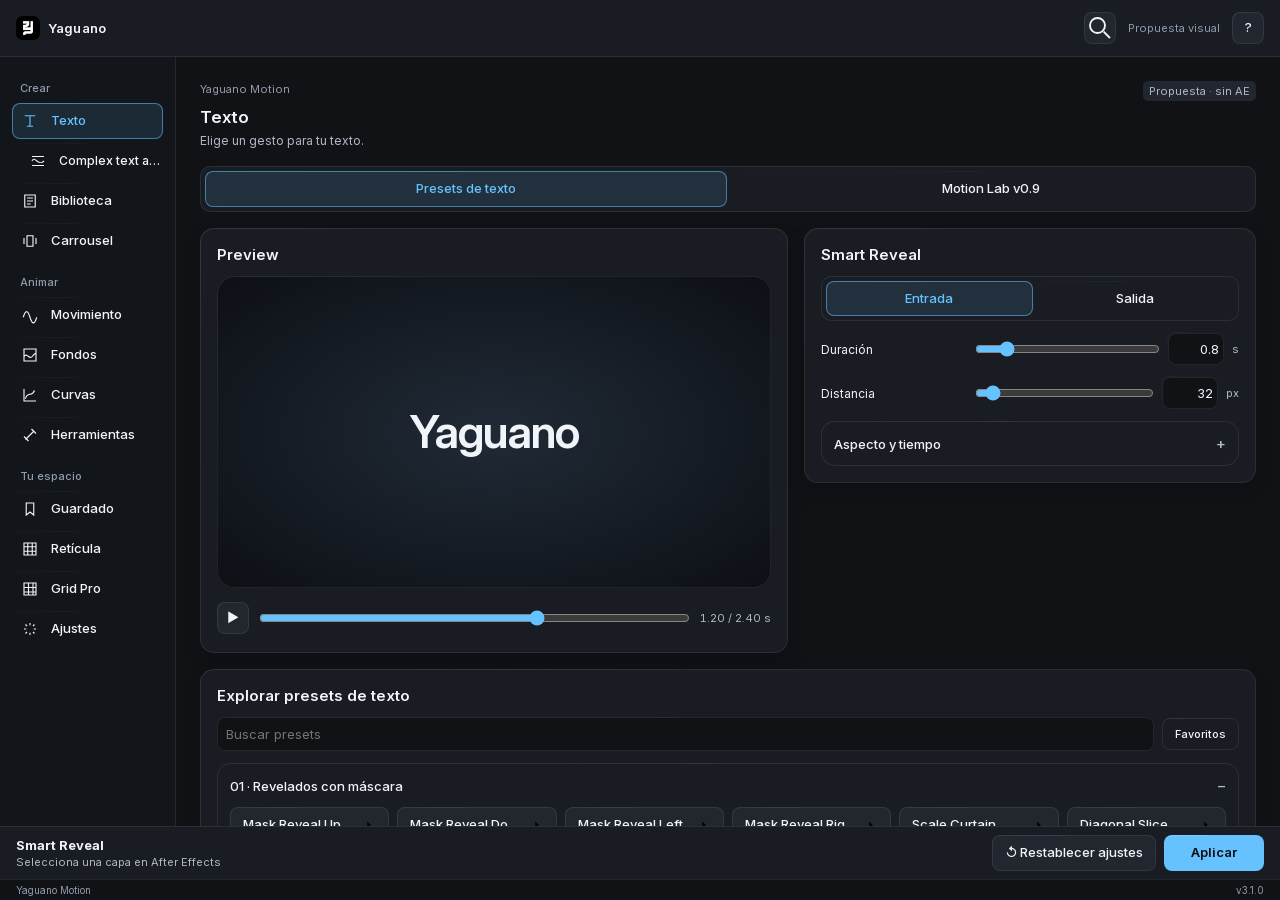
<file: propuestas/ui-3.1.0/mock/index.html>
<!doctype html><html lang="es"><head><meta charset="utf-8"><meta name="viewport" content="width=device-width,initial-scale=1"><title>Yaguano · Propuesta UI</title><link rel="stylesheet" href="design.css"></head><body>
<div class="app"><header class="topbar"><div class="wordmark"><img src="assets/brand-mark.png" alt="" width="24" height="24"><strong data-brand></strong></div><button class="icon halo" id="global-search" aria-label="Buscar presets" title="Buscar presets en todas las secciones"><svg viewBox="0 0 24 24" aria-hidden="true" fill="none" stroke="currentColor" stroke-width="1.5"><circle cx="10" cy="10" r="6"/><path d="M15 15l5 5"/></svg></button><span class="prototype-note">Propuesta visual</span><button class="icon halo" id="help" aria-label="Acerca de esta propuesta" title="Prototipo sin conexión a After Effects">?</button></header>
<div class="workspace"><nav id="nav" aria-label="Secciones"></nav><main id="view" tabindex="-1"></main></div><section class="actionbar" id="actionbar" aria-label="Acciones de la sección"></section><footer><span data-brand-motion></span><span data-version></span></footer></div>
<div id="toast" role="status" aria-live="polite"></div><script src="config.js"></script><script src="catalog.js"></script><script src="mock.js"></script></body></html>
</file>
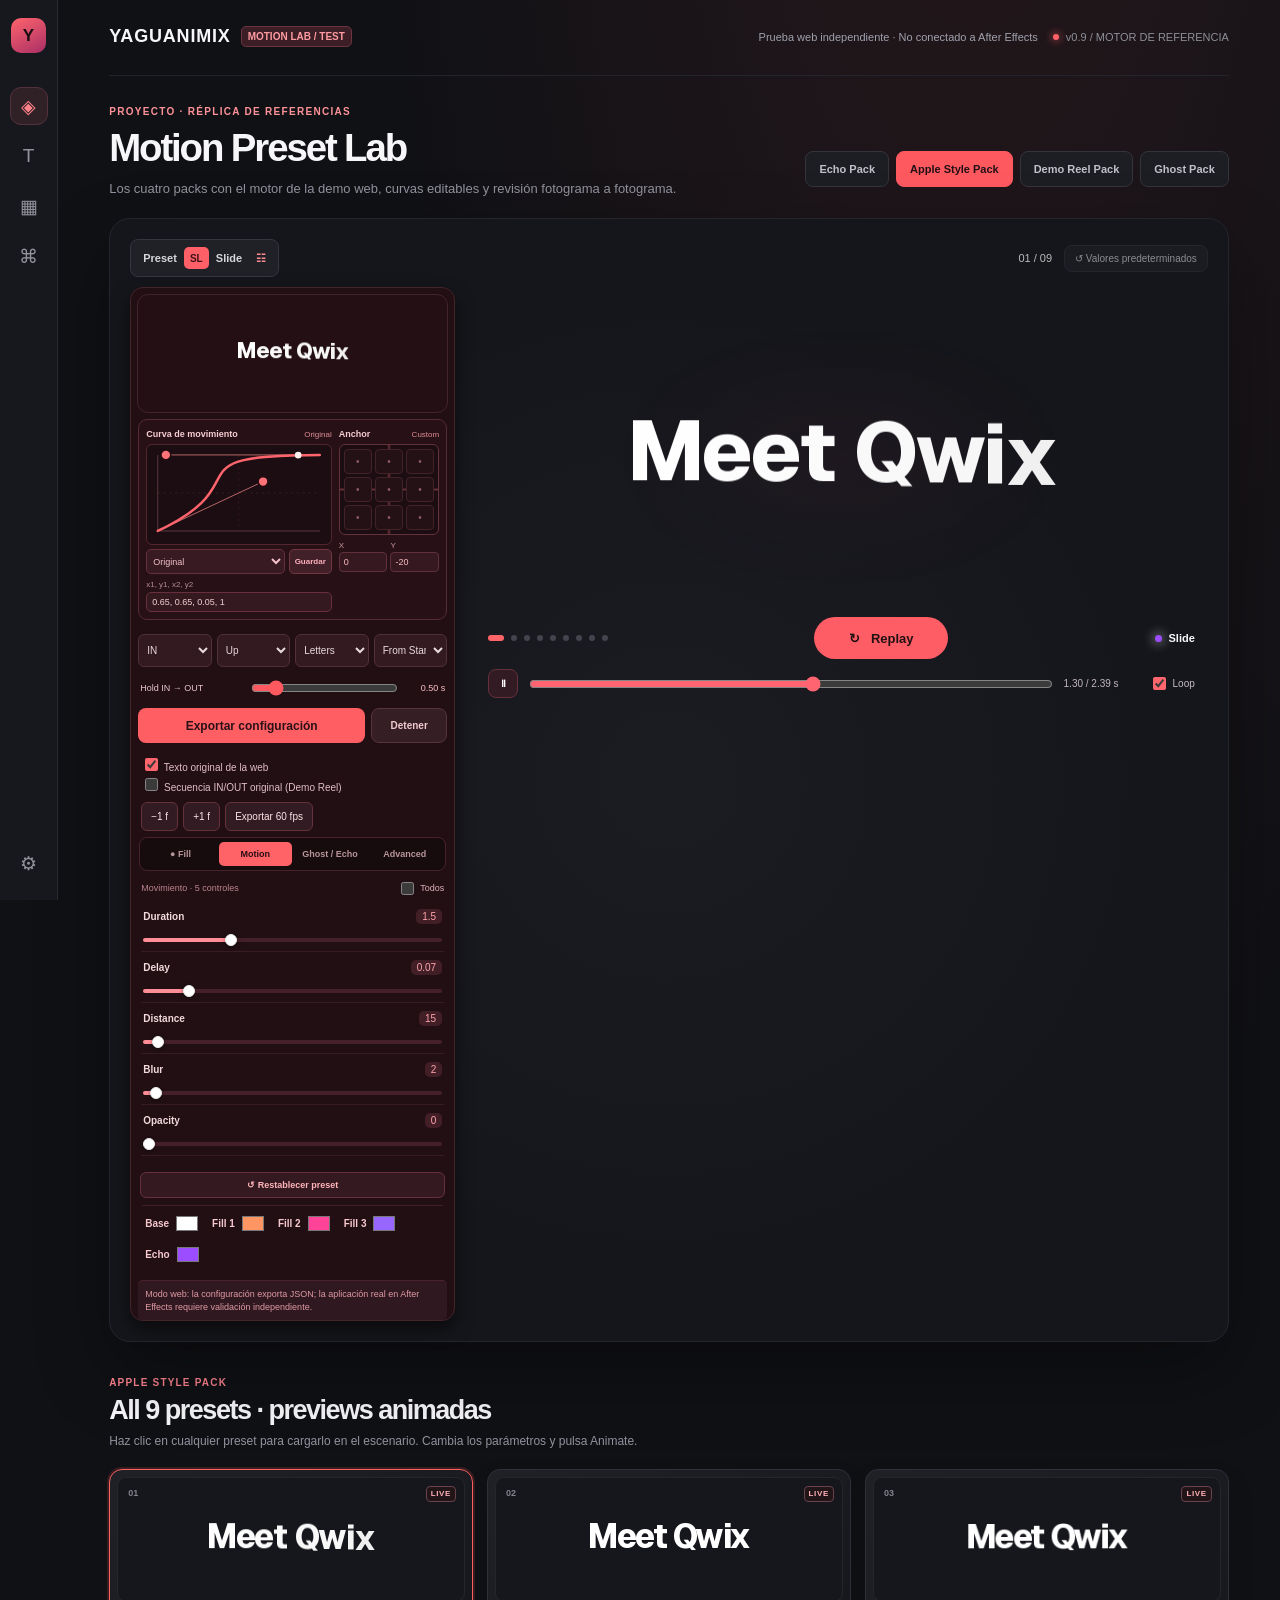
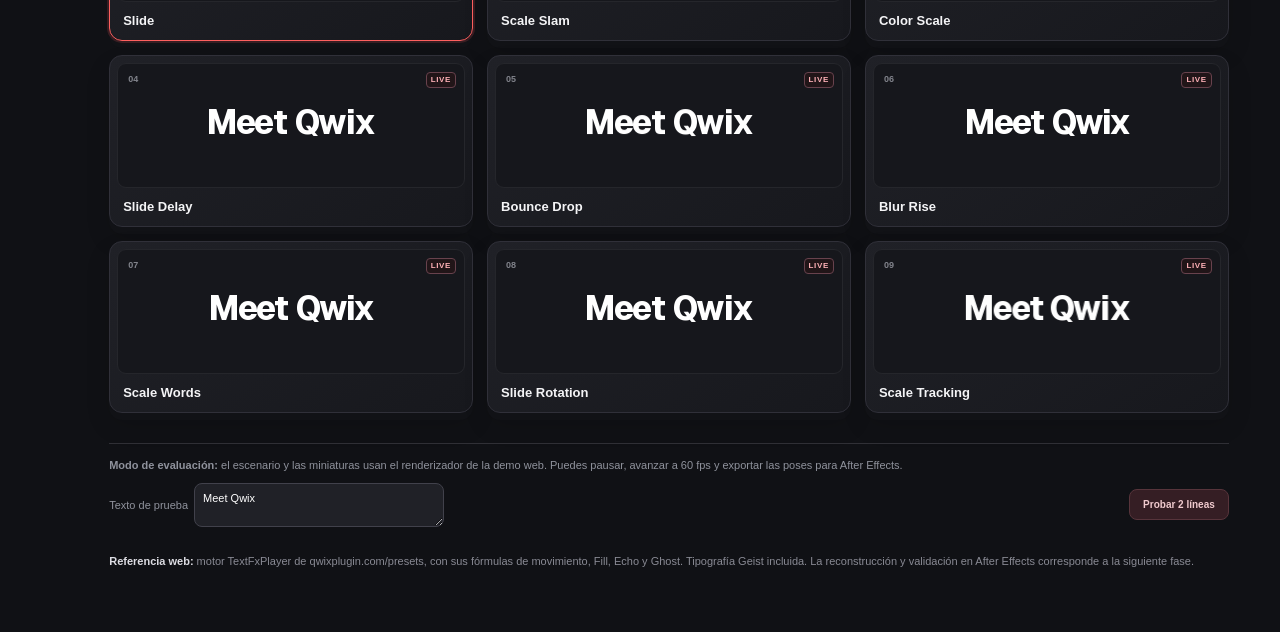
<file: motion-lab/v09/Yaguanimix_Motion_Lab_v09.html>
<!DOCTYPE html>
<html lang="es">
<head>
<meta charset="utf-8" />
<meta name="viewport" content="width=device-width, initial-scale=1" />
<title>Yaguanimix · Motion Lab v0.9 · Referencia web</title>
<style>
:root{color-scheme:dark;--bg:#101115;--surface:#1a1b20;--surface2:#202127;--line:#303039;--pink:#ff5960;--pale:#ff9499;--muted:#9b9ba8;--darkred:#220f13;--white:#fcfcfd}
*{box-sizing:border-box}html,body{margin:0;min-height:100%;background:#101115;color:#f7f7fa;font-family:Manrope,Inter,Arial,sans-serif;font-size:13px}
button,input,select{font:inherit}button{cursor:pointer}button:focus-visible,select:focus-visible,input:focus-visible{outline:2px solid var(--pink);outline-offset:2px}
body{background:radial-gradient(ellipse at 76% -20%,#26181c 0,transparent 45%),var(--bg)}
.app{display:grid;grid-template-columns:58px minmax(0,1fr);min-height:100vh}
.rail{border-right:1px solid #28282e;background:#17181d;display:flex;flex-direction:column;align-items:center;gap:12px;padding:18px 7px;position:sticky;top:0;height:100vh;z-index:10}
.brand{width:35px;height:35px;display:grid;place-items:center;background:linear-gradient(150deg,#ff646c,#a92f66);color:#180e12;font-weight:900;font-size:17px;border-radius:10px;margin-bottom:22px}
.rail .railbtn{border:1px solid transparent;background:transparent;color:#94949f;border-radius:11px;width:38px;height:38px;font-size:19px;display:grid;place-items:center}
.rail .railbtn.active{background:#302127;color:#ff8189;border-color:#54313c}.rail .railbtn:hover{color:#fff}.rail .spacer{flex:1}
.shell{min-width:0;margin:0 auto;width:min(1370px,100%);padding:26px clamp(18px,4vw,56px) 60px}
.topbar{display:flex;justify-content:space-between;align-items:center;gap:10px;padding-bottom:28px;border-bottom:1px solid #23242b;flex-wrap:wrap}
.logo{display:flex;align-items:center;gap:10px;letter-spacing:.045em;font-weight:900;font-size:18px}
.logo small{font-size:10px;color:#ff9ca1;background:#3b1e26;border:1px solid #6d343f;border-radius:5px;padding:4px 6px;letter-spacing:0}
.topbar .eyebrow{color:#a0a1ae;font-size:11px}.topbar .rightmeta{display:flex;align-items:center;gap:15px}
.marker{display:inline-flex;align-items:center;gap:7px;color:#8d8f98;font-size:11px}.marker::before{content:"";width:6px;height:6px;background:#ff606a;border-radius:50%;box-shadow:0 0 8px #ff606a}
.hero{padding:30px 0 18px;display:flex;justify-content:space-between;align-items:end;gap:20px;flex-wrap:wrap}
.kicker{font-size:10px;font-weight:900;color:#ff9299;letter-spacing:.13em;text-transform:uppercase;margin-bottom:10px}
h1{font-size:clamp(26px,3vw,42px);line-height:1.1;margin:0;letter-spacing:-.055em}p{color:#92939e;line-height:1.6}.hero p{margin:10px 0 0;max-width:590px}
.pack-tabs{display:flex;gap:7px;flex-wrap:wrap;padding-bottom:13px}.pack-tabs button{border:1px solid #34343c;color:#c1c1c9;border-radius:8px;background:#1d1e24;padding:11px 13px;font-size:11px;font-weight:800}.pack-tabs button.active{border-color:#ff5960;background:#ff5960;color:#211115}
.stage{border:1px solid #25252d;border-radius:21px;background:radial-gradient(ellipse at center,#1b1b22 0,#15161b 65%);min-height:500px;padding:20px;box-shadow:0 30px 75px #0005;position:relative;overflow:visible}
.stage-top{display:flex;align-items:center;justify-content:space-between;gap:6px;flex-wrap:wrap;margin-bottom:10px}
.preset-pill{display:flex;align-items:center;gap:7px;background:#202126;border:1px solid #34353e;padding:7px 12px;border-radius:8px;color:#d6d6dc;font-weight:700;font-size:11px}
.preset-pill b{display:inline-grid;place-items:center;border-radius:5px;background:#ff6068;color:#3d1218;min-width:25px;height:22px;font-size:10px}
.stage-grid{display:grid;grid-template-columns:325px minmax(0,1fr);min-height:397px;gap:20px}
.controls{background:#210f13;border:1px solid #442329;border-radius:13px;box-shadow:0 8px 18px #0008;overflow:hidden;align-self:start;position:relative;z-index:1}
.mini-preview{height:93px;border-radius:11px;margin:6px;background:#230f14;border:1px solid #42242d;display:grid;place-items:center;overflow:visible;position:relative;font-size:22px;letter-spacing:-.04em;white-space:nowrap}.mini-preview span{font-weight:750}
.selects{display:grid;grid-template-columns:repeat(4,minmax(0,1fr));gap:5px;padding:8px 7px 5px}
.selects select{min-width:0;width:100%;background:#321a20;color:#e9dadd;border:1px solid #523039;border-radius:6px;font-size:10px;padding:9px 4px}
.control-actions{display:grid;grid-template-columns:1fr 76px;gap:6px;padding:1px 7px 6px}
.primary{border:0;border-radius:8px;background:#ff5e63;color:#291217;font-weight:900;font-size:12px;min-height:35px}.primary:hover{background:#ff7e82}
.secondary{border:1px solid #57343b;background:#351e24;color:#f0cace;border-radius:8px;font-weight:800;font-size:10px}
.sliders{max-height:269px;overflow-y:auto;padding:2px 10px 8px;scrollbar-width:thin;scrollbar-color:#74303b #210f13}
.slider-field{padding:8px 2px 5px;border-bottom:1px solid #371d23}.field-row{display:flex;justify-content:space-between;align-items:center;gap:6px}
.field-row label{font-size:10px;color:#f2d9dc;font-weight:800}.field-row output{padding:2px 6px;background:#421e26;border-radius:5px;color:#ffa4ab;font-size:10px;font-variant-numeric:tabular-nums}
.slider-field input[type=range]{display:block;appearance:none;width:100%;height:4px;margin:14px 0 4px;background:#42212a;border-radius:4px;accent-color:#ff8c96;cursor:pointer}
.slider-field input[type=range]::-webkit-slider-thumb{appearance:none;background:#fff;width:12px;height:12px;border-radius:50%;border:1px solid #eee;box-shadow:0 1px 4px #0006}
.field-description{font-size:9px;color:#a16e7b;margin-top:4px}.twocol{display:grid;grid-template-columns:1fr 1fr;gap:7px;padding:9px}.colorInput{display:flex;align-items:center;gap:8px;font-size:10px;color:#ecc2c8}.colorInput input{border:0;padding:0;width:25px;height:22px;background:transparent}
.output-stage{min-width:0;display:flex;flex-direction:column;position:relative;justify-content:space-between;padding:20px 5px 0}
.display-area{min-height:305px;display:grid;place-items:center;overflow:visible;position:relative}
.display-area::before{content:"";position:absolute;width:60%;height:60%;border-radius:50%;background:radial-gradient(ellipse,#922b4d19,transparent 65%);filter:blur(38px);pointer-events:none}
.text-box{white-space:nowrap;position:relative;z-index:1;text-align:center;font-size:clamp(26px,4.1vw,74px);font-weight:850;letter-spacing:-.055em;line-height:1.14}
.text-box .chars{display:flex;align-items:baseline;justify-content:center;white-space:pre;position:relative;isolation:isolate}
.text-box .char{display:inline-block;white-space:pre;will-change:transform,opacity,filter;position:relative;transform-origin:50% 60%;transition:none}
#ghostChars{position:absolute;left:0;right:0;top:0;color:#ff5b90;filter:blur(7px);z-index:-1;opacity:0;pointer-events:none}
.display-footer{display:flex;align-items:center;justify-content:space-between;gap:8px;padding:10px 8px 0}
.dots{display:flex;gap:7px;align-items:center}.dots button{width:6px;height:6px;padding:0;border:0;border-radius:50%;background:#43444d}.dots button.selected{width:16px;border-radius:8px;background:#ff6469}
.animate{min-width:134px;border-radius:50px;height:42px;border:0;background:#ff5d65;color:#211113;font-weight:850}.animate:hover{background:#ff8389}
.scene-label{display:flex;align-items:center;gap:7px;font-size:11px;font-weight:800;white-space:nowrap}.scene-label i{width:7px;height:7px;border-radius:50%;background:#ff3bd7;box-shadow:0 0 12px currentColor}
.section-head{margin:32px 0 17px}.section-head small{color:#ff8490;font-weight:900;font-size:10px;letter-spacing:.12em}.section-head h2{font-size:27px;letter-spacing:-.055em;margin:6px 0}.section-head p{font-size:12px;margin:0}
.cards{display:grid;grid-template-columns:repeat(3,minmax(0,1fr));gap:14px}
.preset-card{min-width:0;text-align:left;border:1px solid #303039;border-radius:13px;background:linear-gradient(145deg,#202127,#17181d);color:#f4f4f6;padding:7px;box-shadow:0 7px 0 #111216,0 12px 25px #0002;transition:transform .12s,border-color .12s}
.preset-card:hover{border-color:#fd6c72;transform:translateY(-2px)}.preset-card.active{border-color:#ff605f;box-shadow:0 0 0 2px #ff58612a,0 7px 0 #111216}
.card-stage{height:125px;border-radius:9px;background:#16171c;border:1px solid #25262b;display:flex;justify-content:center;align-items:center;position:relative;overflow:hidden}
.card-stage strong{font-size:clamp(16px,2vw,25px);letter-spacing:-.05em;font-weight:850;white-space:nowrap}.card-stage:before{content:"";position:absolute;width:70%;height:60%;background:radial-gradient(ellipse,var(--aura),transparent 70%);filter:blur(17px);opacity:.7}
.card-stage strong{position:relative}.card-tag{position:absolute;top:8px;right:8px;border:1px solid #35353a;font-size:9px;border-radius:5px;padding:3px 4px;color:#c1c1c8}
.card-index{position:absolute;top:10px;left:10px;color:#81838b;font-size:9px;font-weight:700}
.card-name{display:flex;align-items:center;justify-content:space-between;gap:4px;padding:11px 6px 5px;font-weight:850;font-size:13px}.active-indicator{font-size:9px;color:#ff8791;font-weight:900}
.legend{padding-top:25px;color:#898a94;font-size:11px;line-height:1.8}.legend strong{color:#dddde3}
.bottom{display:flex;align-items:center;justify-content:space-between;gap:12px;margin-top:30px;padding-top:15px;border-top:1px solid #303036;color:#8f929c;font-size:11px;flex-wrap:wrap}
.inputrow{display:flex;gap:6px;align-items:center}.inputrow input{width:min(290px,48vw);background:#202127;color:#fff;border:1px solid #3a3b43;padding:9px 12px;border-radius:8px}
@media(max-width:940px){.stage-grid{grid-template-columns:295px minmax(0,1fr)}.cards{grid-template-columns:repeat(2,minmax(0,1fr))}.shell{padding:20px}.text-box{font-size:clamp(25px,3.9vw,48px)}.stage{padding:13px}}
@media(max-width:670px){.app{grid-template-columns:43px minmax(0,1fr)}.rail{padding:8px 2px}.brand{width:32px;height:32px}.shell{padding:17px 10px 42px}.stage-grid{grid-template-columns:1fr}.controls{width:100%;max-width:100%}.sliders{max-height:220px}.display-area{min-height:200px}.output-stage{padding:0}.text-box{font-size:clamp(21px,6vw,36px)}.cards{grid-template-columns:repeat(2,minmax(0,1fr));gap:8px}.card-stage{height:86px}.card-stage strong{font-size:17px}.card-name{font-size:11px}.stage{min-height:unset}.display-footer{padding-bottom:14px}.animate{min-width:98px}}

.control-tabs{display:flex;margin:2px 8px 4px;gap:4px;padding:4px;background:#160b0d;border:1px solid #49212a;border-radius:8px}
.control-tabs button{flex:1;min-width:0;background:transparent;color:#b8959b;border:0;border-radius:5px;padding:7px 3px;font-size:10px;font-weight:800}
.control-tabs button.active{background:#ff6267;color:#270f13}
.fill-options{display:flex;gap:8px;justify-content:space-between;align-items:center;margin:4px 11px;color:#f5cbd0;font-size:11px;font-weight:800}
.fill-options label{white-space:nowrap}.fill-options select{width:145px;min-width:0;background:#351820;border:1px solid #6a3642;border-radius:6px;padding:6px;color:#ffc1c7}
.fill-options[hidden],.fill-caption[hidden],.palette label[hidden]{display:none!important}
.palette{display:flex;flex-wrap:wrap;gap:8px 12px;align-items:center;min-height:41px;margin:7px 11px;padding:6px 3px;border-top:1px solid #411e29}
.palette label{font-size:10px;font-weight:800;color:#f8c8cf;display:flex;align-items:center;gap:5px}.palette input{width:26px;height:23px;background:transparent;border:0;padding:0;cursor:pointer}
.fill-caption{font-size:10px;line-height:1.4;color:#ba8c98;margin:3px 12px 12px}
.controls{min-height:0}.sliders{max-height:266px}

/* v0.3: both previews use exactly the same scene graph and render clock */
.mini-preview{height:119px;overflow:hidden;padding:6px;margin:6px;isolation:isolate;font-size:18px}
.display-area{overflow:hidden;isolation:isolate;min-height:300px}
.scene-content{height:100%;width:100%;min-width:0;position:relative;isolation:isolate;font-weight:850;line-height:1.15;letter-spacing:-.045em}
#stageText{font-size:clamp(28px,4.2vw,70px)}
#miniScene .scene-content{font-size:clamp(13px,1.35vw,21px)}
.group-layer{position:absolute;inset:0;width:100%;height:100%;display:flex;flex-direction:column;align-items:center;justify-content:center;z-index:2;pointer-events:none}
.group-layer.ghost-layer{z-index:1}
.unit-line{display:flex;justify-content:center;align-items:baseline;white-space:pre;min-width:0;flex:0 0 auto}
.unit-piece{display:inline-block;position:relative;white-space:pre;transform-origin:center center;will-change:transform,filter,opacity;text-rendering:optimizeLegibility;line-height:1.14;flex-shrink:0}
.transport{margin:9px 8px 0;display:flex;gap:9px;align-items:center;color:#c2b6bc;font-size:10px;min-height:31px}
.transport-play{height:29px;width:30px;border:1px solid #66313c;border-radius:8px;background:#321b22;color:#fff;font-weight:900}
.transport input[type=range]{flex:1;accent-color:#ff6470;min-width:40px;cursor:pointer}
.loop-label{display:flex;gap:4px;align-items:center;white-space:nowrap;color:#c6bdc5;font-size:10px}.loop-label input{accent-color:#ff656c}
#timeReadout{min-width:76px;white-space:nowrap;font-variant-numeric:tabular-nums;font-size:10px}
.inputrow{font-size:11px;align-items:center}.inputrow textarea{width:min(250px,34vw);border:1px solid #41414b;background:#202127;color:#fff;border-radius:8px;padding:7px 8px;resize:vertical;font:inherit;line-height:1.3}
@media(max-width:670px){.transport{margin-bottom:10px}.inputrow textarea{width:52vw}}

/* v0.4 · living gallery previews, same clock and easing sampler as stage. */
.card-stage {overflow:hidden; isolation:isolate; position:relative;}
.card-stage .thumb-scene {position:absolute; inset:0; display:flex; align-items:center; justify-content:center; overflow:hidden; pointer-events:none; }
.card-stage .thumb-row {display:flex; justify-content:center; align-items:baseline; white-space:pre; font-weight:850; font-size:clamp(12px,1.2vw,17px); letter-spacing:-.03em; line-height:1.15; max-width:100%;}
.card-stage .thumb-piece {display:inline-block; white-space:pre; flex:0 0 auto; position:relative; transform-origin:50% 50%; will-change:transform,opacity;}
.card-stage .thumb-scene.echo {z-index:0;}
.card-stage .thumb-scene.front {z-index:1;}
.card-stage .thumb-live {position:absolute;top:8px;left:8px;font-size:8px;line-height:1;padding:3px 4px;border:1px solid #68424d;border-radius:4px;background:#211518;color:#ffb1b7;font-weight:850;letter-spacing:.08em;z-index:3;}
.card-stage .card-index {z-index:3;pointer-events:none;}
@media (prefers-reduced-motion:reduce){.card-stage .thumb-piece {will-change:auto;}}


/* v0.5 motion and layout */
:root{--ymx-ui-fast:120ms;--ymx-ui-base:190ms;--ymx-ui-page:330ms;--ymx-ui-stagger:24ms;--ymx-ui-out:cubic-bezier(.16,1,.3,1);--ymx-ui-bounce:cubic-bezier(.22,1.12,.34,1)}
.ymx-glyph{display:inline-block;white-space:pre;position:relative;will-change:color,text-shadow}
.group-layer .ymx-trail{position:absolute;inset:0;display:flex;flex-direction:column;justify-content:center;align-items:center;pointer-events:none}
.ymx-trail .unit-line{flex:0 0 auto}
#ghostChars,#miniGhost{filter:none!important;opacity:1!important;pointer-events:none;z-index:1!important;}
#mainChars,#miniBase{z-index:2!important}
.card-stage .thumb-scene.echo{z-index:0;}
.card-stage .thumb-scene.echo-deep{opacity:.8;}
.card-stage .thumb-scene.front{z-index:2;}
.card-stage .thumb-scene{flex-direction:column;}
.card-stage .thumb-row{min-width:max-content}
.hold-row{display:grid;grid-template-columns:102px minmax(0,1fr) 38px;gap:7px;align-items:center;padding:6px 9px 9px;color:#e9c5cb;font-size:9px}
.hold-row input{min-width:0;accent-color:var(--pink)}.hold-row output{text-align:right;color:#ffc1c6;font-variant-numeric:tabular-nums}
.expert-input{width:100%;height:25px;margin-top:7px;border:1px solid #67313e;border-radius:5px;background:#341a21;color:#f8e4e9;font-size:10px;padding:4px}
.ymx-status{color:#df9aa4;background:#301820;border-top:1px solid #4b232e;margin:8px 7px 0;padding:7px;font-size:9px;line-height:1.4;border-radius:5px}
.control-tabs button{min-width:0;padding:7px 5px!important;font-size:9px!important}
.control-tabs{display:grid;grid-template-columns:repeat(4,minmax(0,1fr));gap:2px}
@keyframes ymx-page-enter{from{opacity:0;transform:translateY(18px)}to{opacity:1;transform:translateY(0)}}
@keyframes ymx-selected-pop{0%{transform:scale(.975)}70%{transform:scale(1.009)}100%{transform:scale(1)}}
.preset-card{animation:ymx-page-enter var(--ymx-ui-page) var(--ymx-ui-out) both;animation-delay:calc(var(--card-order,0)*var(--ymx-ui-stagger))}
.pack-tabs button.active{animation:ymx-selected-pop var(--ymx-ui-base) var(--ymx-ui-bounce)}
@media(max-width:940px){.stage-grid{grid-template-columns:minmax(270px,325px) minmax(0,1fr)}}
@media(max-width:670px){.hold-row{grid-template-columns:94px minmax(0,1fr) 38px}.control-tabs button{font-size:8px!important}}
@media(prefers-reduced-motion:reduce){.preset-card,.pack-tabs button.active{animation:none!important}*,*::before,*::after{scroll-behavior:auto!important;transition-duration:.01ms!important}}

.card-stage .thumb-live{left:auto!important;right:8px!important;top:8px!important}.card-stage .card-index{left:10px!important;right:auto!important}
/* v0.6: inspector is always visible; only parameter list scrolls. */
.ymx-motion-inspector{display:grid;grid-template-columns:minmax(0,1.7fr) minmax(0,.92fr);gap:7px;margin:5px 7px 9px;padding:7px;background:#271116;border:1px solid #572a35;border-radius:9px}
.ymx-curve-pane,.ymx-anchor-pane{min-width:0}.ymx-inspector-title{display:flex;align-items:center;justify-content:space-between;gap:3px;margin:2px 0 5px;color:#f7ced3;font-size:9px}.ymx-inspector-title strong{font-weight:850}.ymx-inspector-title span{font-size:8px;color:#df8c96;overflow:hidden;text-overflow:ellipsis;white-space:nowrap}
#motionGraph{display:block;width:100%;height:auto;aspect-ratio:220/120;background:#1b0d11;border:1px solid #512631;border-radius:6px;touch-action:none;cursor:crosshair;overflow:visible}#motionGraph .ymx-handle{cursor:grab;touch-action:none}#motionGraph .ymx-handle:active{cursor:grabbing}
.ymx-curve-actions{display:flex;gap:4px;margin-top:4px}.ymx-curve-actions select{min-width:0;flex:1;color:#f5c1cb;background:#371a22;border:1px solid #67303c;border-radius:5px;font-size:9px;height:25px;padding:2px}
.ymx-curve-actions button{background:#42202a;color:#ffb2bd;border:1px solid #703743;border-radius:5px;font-size:8px;font-weight:750;padding:1px 5px}
.ymx-inline-label{display:block;font-size:8px;color:#b78a94;margin:6px 0 3px}.ymx-bezier-numbers{min-width:0;width:100%;border:1px solid #67303c;background:#351920;border-radius:5px;color:#f4d1d7;padding:4px 5px;font-size:9px;font-variant-numeric:tabular-nums}
.ymx-anchor-grid{display:grid;grid-template-columns:repeat(3,minmax(0,1fr));grid-template-rows:repeat(3,25px);gap:3px;border:1px solid #63323c;padding:4px;background:linear-gradient(90deg,transparent 48%,#69313a 50%,transparent 52%),linear-gradient(0deg,transparent 48%,#69313a 50%,transparent 52%),#1b0d11;border-radius:6px}
.ymx-anchor-grid button{padding:0;min-width:0;border:1px solid #44222a;background:#241115;border-radius:4px;color:#8a5863;display:grid;place-items:center;font-size:10px}.ymx-anchor-grid button.active{border-color:#ff6d76;background:#632b38;color:#ffe0e3;box-shadow:0 0 10px #e944593b}
.ymx-anchor-nums{display:grid;grid-template-columns:1fr 1fr;gap:3px;margin-top:6px}.ymx-anchor-nums label{min-width:0;color:#cc969f;font-size:8px}.ymx-anchor-nums input{width:100%;min-width:0;margin-top:2px;padding:4px 2px 4px 4px;background:#351820;border:1px solid #61303d;color:#ffbdc4;border-radius:4px;font-size:9px}
.ymx-controls-head{display:flex;align-items:center;justify-content:space-between;gap:5px;margin:6px 10px 0;color:#bd8590;font-size:9px;min-height:22px}.ymx-all-toggle{display:flex;align-items:center;gap:3px;font-size:9px;color:#ddafb7}.ymx-all-toggle input{accent-color:#ff7a84}
.ymx-extra-actions{display:flex;gap:5px;margin:8px 9px 5px}.ymx-extra-actions button{flex:1;min-height:26px;border:1px solid #66313c;background:#341a20;color:#ffb3ba;font-size:9px;border-radius:6px;font-weight:750}.ymx-extra-actions button[hidden]{display:none}
.sliders{max-height:350px;overflow-y:auto;scrollbar-width:thin}.selects{padding-top:5px}.stage-grid{align-items:start}.controls{align-self:start}.control-tabs{margin-top:4px}#resetAll{font-size:10px}#resetAll:disabled{opacity:.5}
.slider-field .ymx-field-pick{width:100%;padding:4px;margin-top:7px;border-radius:5px;background:#341a20;color:#f7c5ce;border:1px solid #68323c;font-size:10px}
.ymx-field-caption{margin-top:5px;color:#a97f89;font-size:9px;line-height:1.35}
@media(max-width:950px){.stage-grid{grid-template-columns:minmax(285px,350px) minmax(0,1fr)}}@media(max-width:690px){.ymx-motion-inspector{grid-template-columns:minmax(0,1.7fr) minmax(0,.92fr)}}
.palette#fillExtraPalette:empty{display:none}.palette#fillExtraPalette{background:#261417;padding:5px 9px}.palette#fillExtraPalette label{display:flex;align-items:center;gap:8px}#fillCaption{font-size:10px;line-height:1.4}
</style>
<style>
@font-face{font-family:YMXGeist;font-style:normal;font-weight:100 900;font-display:block;src:url([data-uri]) format('woff2')}
.ymx-fx-host{isolation:isolate;color:#fff;font-family:YMXGeist,"Segoe UI",Arial,sans-serif;font-weight:760;font-synthesis:none;letter-spacing:-.045em;line-height:1.08;display:flex;align-items:center;justify-content:center;position:absolute;inset:0;padding-bottom:2%;pointer-events:none;white-space:pre}
:root{--ymx-ui-page:430ms;--ymx-ui-out:cubic-bezier(.16,.86,.22,1)}
@keyframes ymx-page-enter{from{opacity:0;transform:translate3d(0,32px,0)}to{opacity:1;transform:translate3d(0,0,0)}}
.ymx-fx-host span{font-weight:inherit}
.ymx-thumb-host{position:absolute;inset:0}
#mainChars,#miniBase{display:block;isolation:isolate}
#ghostChars,#miniGhost{display:none}
.ymx-reference-tools{margin:6px 10px;color:#e3bdc8;font-size:10px;line-height:1.5}
.ymx-reference-tools>div{display:flex;gap:5px;margin-top:7px}
.ymx-reference-tools button{border:1px solid #66313c;border-radius:6px;background:#321b22;color:#ffe4e8;padding:6px 9px}
.ymx-reference-tools input{accent-color:#ff656c}
@media(max-width:670px){.stage-grid{grid-template-columns:minmax(0,1fr)}.shell,.stage,.stage-grid,.controls,.output-stage,.display-area{min-width:0}.controls{width:100%}.ymx-motion-inspector{grid-template-columns:minmax(0,1fr) 100px}.ymx-curve-pane{min-width:0}.ymx-curve-actions{min-width:0}.ymx-curve-actions select{min-width:0;width:100%}.ymx-bezier-numbers{width:100%;min-width:0}.display-footer{flex-wrap:wrap}.dots{gap:5px}.scene-label{white-space:normal}.inputrow{min-width:0;max-width:100%}.inputrow textarea{max-width:100%}.preset-pill{min-width:0;flex-wrap:wrap}.ymx-reference-tools>div{flex-wrap:wrap}}
@media(prefers-reduced-motion:reduce){*,*::before,*::after{animation:none!important;transition:none!important}}
.ymx-fx-host .qfx-text{z-index:2;white-space:pre;justify-content:center;align-items:center;display:inline-flex;position:relative}
.ymx-fx-host .qfx-piece{vertical-align:baseline;white-space:pre;backface-visibility:hidden;margin-bottom:-.1em;padding:.04em 0 .1em;display:inline-block;position:relative}
.ymx-fx-host .qfx-space{min-width:.25em}
.ymx-fx-host .qfx-tracking .qfx-char{display:inline-block}
.ymx-fx-host .qfx-layer{padding-bottom:inherit;pointer-events:none;place-items:center;display:grid;position:absolute;inset:0}
.ymx-fx-host .qfx-glow{z-index:0}
.ymx-fx-host .qfx-layer>.qfx-text{z-index:auto;grid-area:1/1}
</style></head>
<body>
<div class="app">
 <nav class="rail" aria-label="Secciones"><div class="brand">Y</div><button class="railbtn active" title="Motion Lab" aria-label="Motion Lab">◈</button><button class="railbtn" title="Texto" aria-label="Texto">T</button><button class="railbtn" title="Presets" aria-label="Presets">▦</button><button class="railbtn" title="Herramientas" aria-label="Herramientas">⌘</button><div class="spacer"></div><button class="railbtn" title="Prueba independiente" aria-label="Prueba independiente">⚙</button></nav>
 <main class="shell">
  <header class="topbar"><div class="logo">YAGUANIMIX <small>MOTION LAB / TEST</small></div><div class="rightmeta"><span class="eyebrow">Prueba web independiente · No conectado a After Effects</span><span class="marker">v0.9 / MOTOR DE REFERENCIA</span></div></header>
  <div class="hero"><div><div class="kicker">Proyecto · Réplica de referencias</div><h1>Motion Preset Lab</h1><p>Los cuatro packs con el motor de la demo web, curvas editables y revisión fotograma a fotograma.</p></div><div class="pack-tabs" id="packTabs"></div></div>
  <section class="stage" aria-label="Escenario de pruebas">
   <div class="stage-top"><div class="preset-pill"><span>Preset</span><b id="shortcode">SB</b><strong id="presetHeading">Smart Bounce Reveal</strong><span style="color:#ff8b91;margin-left:7px">☷</span></div><div style="display:flex;align-items:center;gap:12px;color:#bbb;font-size:11px"><span id="indexText">03 / 11</span><button id="resetAll" title="Restablecer ajustes" style="background:#22232a;border:1px solid #35353e;color:white;border-radius:8px;padding:7px 10px">↺ Valores predeterminados</button></div></div>
   <div class="stage-grid">
    <aside class="controls">
      <div class="mini-preview" id="miniScene" aria-label="Preview del panel, animada y sincronizada"><div class="scene-content"><div id="miniGhost" class="group-layer ghost-layer"></div><div id="miniBase" class="group-layer"></div></div></div>
      <section class="ymx-motion-inspector" aria-label="Inspector persistente de velocidad y anclaje">
        <div class="ymx-curve-pane">
          <div class="ymx-inspector-title"><strong>Curva de movimiento</strong><span id="curveState">Bézier</span></div>
          <svg id="motionGraph" viewBox="0 0 220 120" role="img" aria-label="Editor Bézier interactivo. Arrastra los puntos rojos para modificar la aceleración" tabindex="0">
            <path d="M12 12 V104 H208" stroke="#69414a" fill="none" stroke-width="1"/>
            <path d="M12 58 H208 M110 12 V104" stroke="#48252b" fill="none" stroke-width=".7" stroke-dasharray="3 4"/>
            <path id="curveHandleA" stroke="#d8777b" stroke-width="1" fill="none"/>
            <path id="curveHandleB" stroke="#d8777b" stroke-width="1" fill="none"/>
            <path id="curvePath" stroke="#ff646d" stroke-width="3" fill="none" stroke-linecap="round"/>
            <circle id="curveDot" r="4" fill="#fff0f0" cx="12" cy="104"/>
            <circle id="curveP1" class="ymx-handle" r="6" cx="65" cy="54" fill="#ff7378" stroke="#230c12" stroke-width="2"/>
            <circle id="curveP2" class="ymx-handle" r="6" cx="160" cy="48" fill="#ff7378" stroke="#230c12" stroke-width="2"/>
          </svg>
          <div class="ymx-curve-actions"><select id="curvePreset" aria-label="Curva de velocidad"><option value="original">Original</option><option value="linear">Lineal</option><option value="easeOut">Ease Out</option><option value="easeInOut">Ease In/Out</option><option value="snappy">Snappy</option><option value="overshoot">Overshoot</option><option value="custom">Personalizada</option></select><button id="saveCurve" title="Guardar curva en el navegador" type="button">Guardar</button></div>
          <label class="ymx-inline-label" for="curveNumbers">x1, y1, x2, y2</label><input id="curveNumbers" class="ymx-bezier-numbers" spellcheck="false" value="0.16, 1, 0.3, 1" aria-label="Coordenadas Bézier x1, y1, x2, y2">
        </div>
        <div class="ymx-anchor-pane">
          <div class="ymx-inspector-title"><strong>Anchor</strong><span id="anchorState">Custom</span></div>
          <div class="ymx-anchor-grid" id="anchorGrid" role="group" aria-label="Posición del punto de anclaje"></div>
          <div class="ymx-anchor-nums"><label>X<input id="anchorXNumber" type="number" step="1" min="-350" max="350" aria-label="Anchor X"></label><label>Y<input id="anchorYNumber" type="number" step="1" min="-350" max="350" aria-label="Anchor Y"></label></div>
        </div>
      </section>
      <div class="selects"><select id="io" aria-label="Entrada y salida"><option>IN</option><option>OUT</option><option>IN &amp; OUT</option></select><select id="direction"><option>Custom</option><option>Up</option><option>Down</option><option>Left</option><option>Right</option></select><select id="unit"><option>Letters</option><option>Words</option><option>Lines</option></select><select id="order"><option>From Start</option><option>From End</option><option>Center Out</option><option>Center In</option><option>Random</option><option>All at Once</option><option>Custom Index</option></select></div>
      <div class="hold-row"><label for="holdSeconds">Hold IN → OUT</label><input type="range" id="holdSeconds" min="0" max="4" step=".05" value=".5"><output id="holdValue">0.50 s</output></div><div class="control-actions"><button class="primary" id="apply">Apply</button><button class="secondary" id="clear">Clear</button></div>
      <div class="ymx-reference-tools"><label style="display:block"><input type="checkbox" id="referenceText" checked> Texto original de la web</label><label><input type="checkbox" id="webSequence"> Secuencia IN/OUT original (Demo Reel)</label><div><button type="button" id="prevFrame" title="Retroceder un fotograma">−1 f</button><button type="button" id="nextFrame" title="Avanzar un fotograma">+1 f</button><button type="button" id="exportFrames">Exportar 60 fps</button></div></div><div class="control-tabs" id="controlTabs"><button data-tab="fill">● Fill</button><button class="active" data-tab="motion">Motion</button><button data-tab="trails">Ghost / Echo</button><button data-tab="advanced">Advanced</button></div>
      <div id="fillOptions" class="fill-options"><label for="fillMode">Fill mode</label><select id="fillMode"><option value="With Reveal">With Reveal</option><option value="Sweep">Sweep</option><option value="Per Piece">Per Piece</option></select></div>
      <div class="fill-options" id="unitOptions"><label for="fillUnit">Fill Unit</label><select id="fillUnit"><option>Letters</option><option>Words</option><option>Lines</option></select></div>
      <div class="fill-options" id="directionOptions"><label for="fillDirection">Fill Direction</label><select id="fillDirection"><option>From Start</option><option>From End</option><option>Center Out</option><option>Center In</option></select></div>
      <div class="ymx-controls-head"><span id="controlContext">Ajustes de este preset</span><label class="ymx-all-toggle"><input type="checkbox" id="showAllControls"> Todos</label></div>
      <div class="sliders" id="sliders" aria-label="Parámetros del efecto"></div>
      <div class="ymx-extra-actions"><button type="button" id="addColorPass">+ Añadir Fill</button><button type="button" id="resetLocal">↺ Restablecer preset</button></div>
      <div class="palette" id="palette"><label>Base <input type="color" id="fillColor" value="#fff9fc"></label><label>Fill 1 <input type="color" id="fillOneColor" value="#ff9c54"></label><label>Fill 2 <input type="color" id="fillTwoColor" value="#ff328d"></label><label>Fill 3 <input type="color" id="fillThreeColor" value="#a755ff"></label><label>Echo <input type="color" id="echoColor" value="#f439ba"></label></div><div class="palette" id="fillExtraPalette"></div>
      <p id="ymxStatus" role="status" class="ymx-status">Modo web: la configuración exporta JSON; la aplicación real en After Effects requiere validación independiente.</p><p class="fill-caption" id="fillCaption">With Reveal · el color acompaña la aparición de cada unidad de texto.</p>
    </aside>
    <div class="output-stage">
     <div class="display-area" id="bigScene"><div class="scene-content" id="stageText"><div class="group-layer ghost-layer" id="ghostChars"></div><div class="group-layer" id="mainChars"></div></div></div>
     <div class="display-footer"><div class="dots" id="dots"></div><button id="animate" class="animate">↻ &nbsp; Replay</button><div class="scene-label"><i id="effectDot"></i><span id="effectLabel">Squeeze Arc</span></div></div><div class="transport"><button id="playPause" class="transport-play" type="button" aria-label="Pausar">Ⅱ</button><input id="seek" type="range" min="0" max="1000" step="1" value="0" aria-label="Posición de reproducción"><span id="timeReadout">0.00 / 0.00 s</span><label class="loop-label"><input id="loop" type="checkbox" checked> Loop</label></div>
    </div>
   </div>
  </section>
  <section><div class="section-head"><small id="packEyebrow">IN THIS PACK</small><h2 id="cardHeadline">All 11 presets</h2><p>Haz clic en cualquier preset para cargarlo en el escenario. Cambia los parámetros y pulsa Animate.</p></div><div class="cards" id="cards"></div></section>
  <div class="bottom"><div><strong>Modo de evaluación:</strong> el escenario y las miniaturas usan el renderizador de la demo web. Puedes pausar, avanzar a 60 fps y exportar las poses para After Effects.</div><label class="inputrow">Texto de prueba <textarea id="sampleText" aria-label="Texto de prueba, admite saltos de línea" maxlength="100" rows="2">Meet Qwix</textarea></label><button id="twoLines" class="secondary" type="button" style="padding:9px 13px">Probar 2 líneas</button></div>
  <div class="legend"><strong>Referencia web:</strong> motor TextFxPlayer de qwixplugin.com/presets, con sus fórmulas de movimiento, Fill, Echo y Ghost. Tipografía Geist incluida. La reconstrucción y validación en After Effects corresponde a la siguiente fase.</div>
 </main>
</div>
<script>window.YMX_REFERENCE_PACKS=[{"slug":"echo-pack","name":"Echo Pack","download":{"href":"/downloads/echo-pack.zip","fileName":"Echo Pack.zip"},"accent":"#FF6A2B","presets":[{"id":"swing-trail","name":"Swing Trail","tint":"#FF4F00","layers":[{"kind":"smartReveal","params":{"duration":0.4,"delay":0.06,"distanceX":30,"distanceY":30,"blur":6,"blurMode":"piece","fill":100,"fillColor":"#FF4F00","fillUnit":"chars","fillDirection":"start","fillLength":15,"fillSpeed":1,"fillStyle":"reveal","fillHold":1,"fillGlow":25,"fillGlowSize":20,"echo":100,"echoColor":"#FF4F00","echoLength":0.22,"echoBlur":5,"echoPlace":"behind","scale":100,"scaleX":100,"scaleY":100,"height":28,"compression":0,"stretch":0,"rotation":54,"swing":0,"frequency":3.9,"decay":7.5,"stagger":2.7,"opacity":0,"tracking":0,"trackingOrigin":50,"direction":"up","directionAngle":-90,"split":"chars","trajectory":"start","trajectorySeed":1,"trajectoryIndex":1,"rotationMode":"uniform","bezier":{"x1":0.12101910828025478,"y1":0.8712871287128713,"x2":0.30254777070063693,"y2":0.9702970297029703},"anchorX":0,"anchorY":-20,"amplitude":100,"blinkSplit":"chars"}}]},{"id":"afterimage","name":"Afterimage","tint":"#8FD3FF","layers":[{"kind":"wholeReveal","params":{"duration":0.9,"delay":0,"distanceX":80,"distanceY":80,"blur":8,"blurMode":"global","fill":100,"fillColor":"#BFE9FF","fillUnit":"chars","fillDirection":"center","fillLength":60,"fillSpeed":2.5,"fillStyle":"sweep","fillHold":1,"fillGlow":40,"fillGlowSize":30,"echo":70,"echoColor":"#8FD3FF","echoLength":0.4,"echoBlur":10,"echoPlace":"over","scale":260,"scaleX":260,"scaleY":260,"height":28,"compression":0,"stretch":0,"rotation":0,"swing":0,"frequency":3.9,"decay":7.5,"stagger":2.7,"opacity":0,"tracking":0,"trackingOrigin":50,"direction":"up","directionAngle":-90,"split":"lines","trajectory":"start","trajectorySeed":1,"trajectoryIndex":1,"rotationMode":"uniform","bezier":{"x1":0.16,"y1":1,"x2":0.3,"y2":1},"anchorX":0,"anchorY":-20,"amplitude":100,"blinkSplit":"chars"}}]},{"id":"squeeze-arc","name":"Squeeze Arc","tint":"#FD00FF","layers":[{"kind":"smartBounceReveal","params":{"duration":1.3,"delay":0.035,"distanceX":10,"distanceY":10,"blur":4,"blurMode":"piece","fill":100,"fillColor":"#FFFA00","fillUnit":"chars","fillDirection":"start","fillLength":22,"fillSpeed":1,"fillStyle":"reveal","fillHold":1,"fillGlow":68,"fillGlowSize":20,"echo":60,"echoColor":"#FD4DFF","echoLength":0.3,"echoBlur":14,"echoPlace":"behind","scale":100,"scaleX":100,"scaleY":100,"height":28,"compression":0,"stretch":0,"rotation":-40,"swing":29,"frequency":0.6,"decay":13.2,"stagger":0.9,"opacity":0,"tracking":-320,"trackingOrigin":25,"direction":"custom","directionAngle":71,"split":"chars","trajectory":"start","trajectorySeed":1,"trajectoryIndex":1,"rotationMode":"uniform","bezier":{"x1":0.333333,"y1":0.333333,"x2":0.666667,"y2":0.666667},"anchorX":0,"anchorY":-20,"amplitude":100,"blinkSplit":"chars","fill2":100,"fill2Color":"#FD00FF","fill2Direction":"start","fill2Length":35,"fill2Speed":1,"fill2Delay":0.15,"fill2DelayMode":"manual"}}]},{"id":"comet","name":"Comet","tint":"#FF2E88","layers":[{"kind":"smartReveal","params":{"duration":0.9,"delay":0.09,"distanceX":120,"distanceY":120,"blur":2,"blurMode":"piece","fill":100,"fillColor":"#FF2E88","fillUnit":"chars","fillDirection":"start","fillLength":23,"fillSpeed":1,"fillStyle":"reveal","fillHold":1,"fillGlow":60,"fillGlowSize":24,"echo":85,"echoColor":"#FF4FA3","echoLength":0.42,"echoBlur":8,"echoPlace":"behind","scale":100,"scaleX":100,"scaleY":100,"height":28,"compression":0,"stretch":0,"rotation":0,"swing":0,"frequency":3.9,"decay":7.5,"stagger":2.7,"opacity":0,"tracking":0,"trackingOrigin":50,"direction":"left","directionAngle":-90,"split":"words","trajectory":"start","trajectorySeed":1,"trajectoryIndex":1,"rotationMode":"uniform","bezier":{"x1":0.19,"y1":1,"x2":0.22,"y2":1},"anchorX":0,"anchorY":-20,"amplitude":100,"blinkSplit":"chars"}}]},{"id":"scale-pop","name":"Scale Pop","tint":"#A855FF","layers":[{"kind":"smartReveal","params":{"duration":0.8,"delay":0.04,"distanceX":10,"distanceY":10,"blur":4,"blurMode":"piece","fill":100,"fillColor":"#C084FC","fillUnit":"chars","fillDirection":"start","fillLength":28,"fillSpeed":1,"fillStyle":"reveal","fillHold":1,"fillGlow":70,"fillGlowSize":22,"echo":90,"echoColor":"#A855FF","echoLength":0.3,"echoBlur":4,"echoPlace":"behind","scale":30,"scaleX":30,"scaleY":30,"height":28,"compression":0,"stretch":0,"rotation":0,"swing":0,"frequency":3.9,"decay":7.5,"stagger":2.7,"opacity":0,"tracking":0,"trackingOrigin":50,"direction":"up","directionAngle":-90,"split":"chars","trajectory":"start","trajectorySeed":4,"trajectoryIndex":1,"rotationMode":"uniform","bezier":{"x1":0.16,"y1":1,"x2":0.3,"y2":1},"anchorX":0,"anchorY":-20,"amplitude":100,"blinkSplit":"chars"}}]},{"id":"tidal-bounce","name":"Tidal Bounce","tint":"#00DBFF","layers":[{"kind":"smartBounceReveal","params":{"duration":1.4,"delay":0.035,"distanceX":5,"distanceY":10,"blur":6,"blurMode":"piece","fill":100,"fillColor":"#00F1FF","fillUnit":"chars","fillDirection":"start","fillLength":26,"fillSpeed":1,"fillStyle":"reveal","fillHold":1,"fillGlow":47,"fillGlowSize":22,"echo":78,"echoColor":"#00DBFF","echoLength":0.32,"echoBlur":3,"echoPlace":"behind","scale":100,"scaleX":100,"scaleY":100,"height":25,"compression":0,"stretch":0,"rotation":-53,"swing":100,"frequency":0.9,"decay":4.3,"stagger":1.6,"opacity":0,"tracking":-485,"trackingOrigin":70,"direction":"custom","directionAngle":-63,"split":"chars","trajectory":"end","trajectorySeed":1,"trajectoryIndex":1,"rotationMode":"uniform","bezier":{"x1":0.333333,"y1":0.333333,"x2":0.666667,"y2":0.666667},"anchorX":-125,"anchorY":200,"amplitude":100,"blinkSplit":"chars"}}]},{"id":"echo-stack","name":"Echo Stack","tint":"#2F6BFF","layers":[{"kind":"smartReveal","params":{"duration":1.65,"delay":0.07,"distanceX":10,"distanceY":10,"blur":1,"blurMode":"piece","fill":0,"fillColor":"#2F6BFF","fillUnit":"chars","fillDirection":"start","fillLength":16,"fillSpeed":1,"fillStyle":"reveal","fillHold":1,"fillGlow":50,"fillGlowSize":26,"echo":60,"echoColor":"#2F6BFF","echoLength":0.24,"echoBlur":3,"echoPlace":"behind","scale":100,"scaleX":100,"scaleY":100,"height":28,"compression":0,"stretch":0,"rotation":0,"swing":0,"frequency":3.9,"decay":7.5,"stagger":2.7,"opacity":0,"tracking":0,"trackingOrigin":50,"direction":"up","directionAngle":-90,"split":"words","trajectory":"start","trajectorySeed":1,"trajectoryIndex":1,"rotationMode":"uniform","bezier":{"x1":0.19,"y1":1,"x2":0.22,"y2":1},"anchorX":0,"anchorY":-20,"amplitude":100,"blinkSplit":"chars"}}]},{"id":"word-slam","name":"Word Slam","tint":"#FF2D2D","layers":[{"kind":"smartBounceReveal","params":{"duration":0.85,"delay":0.12,"distanceX":20,"distanceY":20,"blur":6,"blurMode":"piece","fill":100,"fillColor":"#FF2D2D","fillUnit":"chars","fillDirection":"start","fillLength":19,"fillSpeed":1,"fillStyle":"reveal","fillHold":1,"fillGlow":60,"fillGlowSize":20,"echo":80,"echoColor":"#FF2D2D","echoLength":0.18,"echoBlur":3,"echoPlace":"behind","scale":82,"scaleX":82,"scaleY":82,"height":31,"compression":30,"stretch":25,"rotation":0,"swing":0,"frequency":3.9,"decay":7.5,"stagger":2.7,"opacity":0,"tracking":0,"trackingOrigin":50,"direction":"up","directionAngle":-90,"split":"words","trajectory":"start","trajectorySeed":1,"trajectoryIndex":1,"rotationMode":"uniform","bezier":{"x1":0.333333,"y1":0.333333,"x2":0.666667,"y2":0.666667},"anchorX":0,"anchorY":-20,"amplitude":100,"blinkSplit":"chars"}}]},{"id":"tilt-drift","name":"Tilt Drift","tint":"#3DFFB5","layers":[{"kind":"smartReveal","params":{"duration":0.8,"delay":0.05,"distanceX":5,"distanceY":5,"blur":5,"blurMode":"global","fill":100,"fillColor":"#3DFFB5","fillUnit":"chars","fillDirection":"start","fillLength":18,"fillSpeed":1.25,"fillStyle":"reveal","fillHold":1,"fillGlow":50,"fillGlowSize":24,"echo":75,"echoColor":"#3DFFB5","echoLength":0.5,"echoBlur":14,"echoPlace":"behind","scale":100,"scaleX":100,"scaleY":100,"height":28,"compression":0,"stretch":0,"rotation":-18,"swing":0,"frequency":3.9,"decay":7.5,"stagger":2.7,"opacity":0,"tracking":0,"trackingOrigin":50,"direction":"right","directionAngle":160,"split":"chars","trajectory":"end","trajectorySeed":3,"trajectoryIndex":1,"rotationMode":"uniform","bezier":{"x1":0.25,"y1":1,"x2":0.5,"y2":1},"anchorX":0,"anchorY":-20,"amplitude":100,"blinkSplit":"chars"}}]},{"id":"letter-rain","name":"Letter Rain","tint":"#F5FF00","layers":[{"kind":"smartBounceReveal","params":{"duration":1.1,"delay":0.055,"distanceX":70,"distanceY":70,"blur":6,"blurMode":"piece","fill":100,"fillColor":"#FFD963","fillUnit":"chars","fillDirection":"start","fillLength":23,"fillSpeed":1,"fillStyle":"reveal","fillHold":1,"fillGlow":64,"fillGlowSize":20,"echo":59,"echoColor":"#F5FF00","echoLength":0.12,"echoBlur":9,"echoPlace":"behind","scale":100,"scaleX":100,"scaleY":100,"height":19,"compression":0,"stretch":38,"rotation":0,"swing":100,"frequency":1.3,"decay":3.7,"stagger":1.1,"opacity":0,"tracking":0,"trackingOrigin":50,"direction":"down","directionAngle":-90,"split":"chars","trajectory":"start","trajectorySeed":1,"trajectoryIndex":1,"rotationMode":"uniform","bezier":{"x1":0.333333,"y1":0.333333,"x2":0.666667,"y2":0.666667},"anchorX":0,"anchorY":-20,"amplitude":100,"blinkSplit":"chars"}}]},{"id":"halo","name":"Halo","tint":"#FFC23D","layers":[{"kind":"smartReveal","params":{"duration":0.85,"delay":0.03,"distanceX":15,"distanceY":15,"blur":5,"blurMode":"global","fill":100,"fillColor":"#FFC23D","fillUnit":"chars","fillDirection":"center","fillLength":100,"fillSpeed":2.7,"fillStyle":"sweep","fillHold":1,"fillGlow":80,"fillGlowSize":28,"echo":70,"echoColor":"#FFB000","echoLength":0.25,"echoBlur":6,"echoPlace":"over","scale":100,"scaleX":100,"scaleY":100,"height":28,"compression":0,"stretch":0,"rotation":70,"swing":0,"frequency":3.9,"decay":7.5,"stagger":2.7,"opacity":0,"tracking":0,"trackingOrigin":50,"direction":"down","directionAngle":-90,"split":"chars","trajectory":"center-out","trajectorySeed":1,"trajectoryIndex":1,"rotationMode":"split","bezier":{"x1":0.16,"y1":1,"x2":0.3,"y2":1},"anchorX":0,"anchorY":100,"amplitude":100,"blinkSplit":"chars"}}]}]},{"slug":"apple-style-pack","name":"Apple Style Pack","accent":"#0A84FF","download":{"href":"/downloads/apple-style-pack.zip","fileName":"Apple Style Pack.zip"},"presets":[{"id":"slide","name":"Slide","tint":"#F5F5F7","layers":[{"kind":"smartReveal","params":{"duration":1.5,"delay":0.07,"distanceX":15,"distanceY":15,"blur":2,"blurMode":"piece","fill":0,"fillColor":"#FF9563","fillUnit":"chars","fillDirection":"start","fillLength":35,"fillSpeed":1,"fillStyle":"reveal","fillHold":1,"fillGlow":0,"fillGlowSize":20,"echo":0,"echoColor":"#9B4DFF","echoLength":0.3,"echoBlur":0,"echoPlace":"over","scale":100,"scaleX":100,"scaleY":100,"height":28,"compression":0,"stretch":0,"rotation":0,"swing":0,"frequency":3.9,"decay":7.5,"stagger":2.7,"opacity":0,"tracking":0,"trackingOrigin":50,"direction":"up","directionAngle":-90,"split":"chars","trajectory":"start","trajectorySeed":1,"trajectoryIndex":1,"rotationMode":"uniform","bezier":{"x1":0.65,"y1":0.65,"x2":0.05,"y2":1},"anchorX":0,"anchorY":-20,"amplitude":100,"blinkSplit":"chars"}}]},{"id":"scale-slam","name":"Scale Slam","tint":"#F5F5F7","layers":[{"kind":"wholeReveal","params":{"duration":1.3,"delay":0,"distanceX":0,"distanceY":0,"blur":8,"blurMode":"global","fill":0,"fillColor":"#FF9563","fillUnit":"chars","fillDirection":"start","fillLength":35,"fillSpeed":1,"fillStyle":"reveal","fillHold":1,"fillGlow":0,"fillGlowSize":20,"echo":0,"echoColor":"#9B4DFF","echoLength":0.3,"echoBlur":0,"echoPlace":"over","scale":0,"scaleX":0,"scaleY":0,"height":28,"compression":0,"stretch":0,"rotation":0,"swing":0,"frequency":3.9,"decay":7.5,"stagger":2.7,"opacity":0,"tracking":0,"trackingOrigin":50,"direction":"up","directionAngle":-90,"split":"lines","trajectory":"start","trajectorySeed":1,"trajectoryIndex":1,"rotationMode":"uniform","bezier":{"x1":0.2,"y1":0.85,"x2":0.05,"y2":1},"anchorX":0,"anchorY":0,"amplitude":100,"blinkSplit":"chars"}}]},{"id":"color-scale","name":"Color Scale","tint":"#00FFDB","layers":[{"kind":"wholeReveal","params":{"duration":0.9,"delay":0,"distanceX":0,"distanceY":0,"blur":4,"blurMode":"global","fill":100,"fillColor":"#00FFDB","fillUnit":"chars","fillDirection":"start","fillLength":70,"fillSpeed":1,"fillStyle":"reveal","fillHold":1,"fillGlow":0,"fillGlowSize":20,"echo":0,"echoColor":"#9B4DFF","echoLength":0.3,"echoBlur":0,"echoPlace":"over","scale":112,"scaleX":112,"scaleY":112,"height":28,"compression":0,"stretch":0,"rotation":0,"swing":0,"frequency":3.9,"decay":7.5,"stagger":2.7,"opacity":0,"tracking":0,"trackingOrigin":50,"direction":"up","directionAngle":-90,"split":"lines","trajectory":"start","trajectorySeed":1,"trajectoryIndex":1,"rotationMode":"uniform","bezier":{"x1":0.22,"y1":1,"x2":0.36,"y2":1},"anchorX":0,"anchorY":0,"amplitude":100,"blinkSplit":"chars"}}]},{"id":"slide-delay","name":"Slide Delay","tint":"#F5F5F7","layers":[{"kind":"smartReveal","params":{"duration":0.7,"delay":0.06,"distanceX":10,"distanceY":10,"blur":4,"blurMode":"piece","fill":0,"fillColor":"#FF9563","fillUnit":"chars","fillDirection":"start","fillLength":35,"fillSpeed":1,"fillStyle":"sweep","fillHold":1,"fillGlow":0,"fillGlowSize":20,"echo":0,"echoColor":"#9B4DFF","echoLength":0.3,"echoBlur":0,"echoPlace":"over","scale":100,"scaleX":100,"scaleY":100,"height":28,"compression":0,"stretch":0,"rotation":0,"swing":0,"frequency":3.9,"decay":7.5,"stagger":2.7,"opacity":0,"tracking":0,"trackingOrigin":50,"direction":"down","directionAngle":-90,"split":"chars","trajectory":"start","trajectorySeed":1,"trajectoryIndex":1,"rotationMode":"uniform","bezier":{"x1":0.075,"y1":0.82,"x2":0.165,"y2":1},"anchorX":0,"anchorY":-20,"amplitude":100,"blinkSplit":"chars"}}]},{"id":"bounce-drop","name":"Bounce Drop","tint":"#F5F5F7","layers":[{"kind":"smartBounceReveal","params":{"duration":3,"delay":0.03,"distanceX":5,"distanceY":5,"blur":5,"blurMode":"piece","fill":0,"fillColor":"#FF9563","fillUnit":"chars","fillDirection":"start","fillLength":35,"fillSpeed":1,"fillStyle":"reveal","fillHold":1,"fillGlow":0,"fillGlowSize":20,"echo":0,"echoColor":"#9B4DFF","echoLength":0.3,"echoBlur":0,"echoPlace":"over","scale":100,"scaleX":100,"scaleY":100,"height":60,"compression":0,"stretch":0,"rotation":0,"swing":0,"frequency":3.9,"decay":7.5,"stagger":2.7,"opacity":0,"tracking":0,"trackingOrigin":50,"direction":"down","directionAngle":-90,"split":"chars","trajectory":"start","trajectorySeed":1,"trajectoryIndex":1,"rotationMode":"uniform","bezier":{"x1":0.229226,"y1":0.564356,"x2":0.32,"y2":1},"anchorX":0,"anchorY":-20,"amplitude":100,"blinkSplit":"chars"}}]},{"id":"blur-rise","name":"Blur Rise","tint":"#F5F5F7","layers":[{"kind":"smartReveal","params":{"duration":1.1,"delay":0.08,"distanceX":15,"distanceY":15,"blur":5,"blurMode":"piece","fill":0,"fillColor":"#FF9563","fillUnit":"chars","fillDirection":"start","fillLength":35,"fillSpeed":1,"fillStyle":"reveal","fillHold":1,"fillGlow":0,"fillGlowSize":20,"echo":0,"echoColor":"#9B4DFF","echoLength":0.3,"echoBlur":0,"echoPlace":"over","scale":100,"scaleX":100,"scaleY":100,"height":28,"compression":0,"stretch":0,"rotation":0,"swing":0,"frequency":3.9,"decay":7.5,"stagger":2.7,"opacity":0,"tracking":0,"trackingOrigin":50,"direction":"up","directionAngle":-90,"split":"words","trajectory":"start","trajectorySeed":1,"trajectoryIndex":1,"rotationMode":"uniform","bezier":{"x1":0.16,"y1":1,"x2":0.3,"y2":1},"anchorX":0,"anchorY":-20,"amplitude":100,"blinkSplit":"chars"}}]},{"id":"scale-words","name":"Scale Words","tint":"#F5F5F7","layers":[{"kind":"wholeReveal","params":{"duration":1,"delay":0.1,"distanceX":0,"distanceY":0,"blur":6,"blurMode":"piece","fill":0,"fillColor":"#FF3B30","fillUnit":"words","fillDirection":"start","fillLength":34,"fillSpeed":1,"fillStyle":"sweep","fillHold":1,"fillGlow":0,"fillGlowSize":20,"echo":0,"echoColor":"#9B4DFF","echoLength":0.3,"echoBlur":0,"echoPlace":"over","scale":39,"scaleX":39,"scaleY":39,"height":28,"compression":0,"stretch":0,"rotation":0,"swing":0,"frequency":3.9,"decay":7.5,"stagger":2.7,"opacity":100,"tracking":0,"trackingOrigin":50,"direction":"up","directionAngle":-90,"split":"words","trajectory":"start","trajectorySeed":1,"trajectoryIndex":1,"rotationMode":"uniform","bezier":{"x1":0.075,"y1":0.82,"x2":0.165,"y2":1},"anchorX":0,"anchorY":-20,"amplitude":100,"blinkSplit":"chars"}}]},{"id":"slide-rotation","name":"Slide Rotation","tint":"#F5F5F7","layers":[{"kind":"smartReveal","params":{"duration":0.65,"delay":0.075,"distanceX":0,"distanceY":0,"blur":4,"blurMode":"piece","fill":0,"fillColor":"#FF9563","fillUnit":"chars","fillDirection":"start","fillLength":35,"fillSpeed":1,"fillStyle":"reveal","fillHold":1,"fillGlow":0,"fillGlowSize":20,"echo":0,"echoColor":"#9B4DFF","echoLength":0.3,"echoBlur":0,"echoPlace":"over","scale":100,"scaleX":100,"scaleY":100,"height":28,"compression":0,"stretch":0,"rotation":-10,"swing":0,"frequency":3.9,"decay":7.5,"stagger":2.7,"opacity":0,"tracking":0,"trackingOrigin":50,"direction":"right","directionAngle":-90,"split":"chars","trajectory":"start","trajectorySeed":7,"trajectoryIndex":1,"rotationMode":"uniform","bezier":{"x1":0.25,"y1":0.1,"x2":0.25,"y2":1},"anchorX":-100,"anchorY":100,"amplitude":100,"blinkSplit":"chars"}}]},{"id":"scale-tracking","name":"Scale Tracking","tint":"#F5F5F7","layers":[{"kind":"smartReveal","params":{"duration":1.8,"delay":0,"distanceX":0,"distanceY":0,"blur":6,"blurMode":"global","fill":0,"fillColor":"#FF9563","fillUnit":"chars","fillDirection":"to-center","fillLength":31,"fillSpeed":4,"fillStyle":"reveal","fillHold":1,"fillGlow":0,"fillGlowSize":20,"echo":0,"echoColor":"#9B4DFF","echoLength":0.3,"echoBlur":0,"echoPlace":"over","scale":100,"scaleX":100,"scaleY":100,"height":28,"compression":0,"stretch":0,"rotation":0,"swing":0,"frequency":3.9,"decay":7.5,"stagger":2.7,"opacity":0,"tracking":355,"trackingOrigin":50,"direction":"up","directionAngle":-90,"split":"lines","trajectory":"center-in","trajectorySeed":1,"trajectoryIndex":1,"rotationMode":"split","bezier":{"x1":0.16,"y1":1,"x2":0.3,"y2":1},"anchorX":0,"anchorY":-20,"amplitude":100,"blinkSplit":"chars"}}]}]},{"slug":"demo-reel-pack","name":"Demo Reel Pack","accent":"#E000FF","download":{"href":"/downloads/demo-reel-pack.zip","fileName":"Demo Reel Pack.zip"},"presets":[{"id":"red-echo-bounce","name":"Red Echo Bounce","tint":"#FF2D2D","text":"How to create","layers":[{"kind":"smartBounceReveal","params":{"duration":0.65,"delay":0.12,"distanceX":30,"distanceY":30,"blur":6,"blurMode":"piece","fill":100,"fillColor":"#FF2D2D","fillUnit":"chars","fillDirection":"start","fillLength":19,"fillSpeed":1,"fillStyle":"reveal","fillHold":1,"fillGlow":60,"fillGlowSize":20,"echo":80,"echoColor":"#FF2D2D","echoLength":0.18,"echoBlur":3,"echoPlace":"behind","scale":100,"scaleX":100,"scaleY":100,"height":31,"compression":13,"stretch":0,"rotation":0,"swing":0,"frequency":3.9,"decay":7.5,"stagger":2.7,"opacity":0,"tracking":0,"trackingOrigin":50,"direction":"down","directionAngle":-90,"split":"words","trajectory":"start","trajectorySeed":1,"trajectoryIndex":1,"rotationMode":"uniform","bezier":{"x1":0.333333,"y1":0.333333,"x2":0.666667,"y2":0.666667},"anchorX":0,"anchorY":-20,"amplitude":100,"blinkSplit":"chars","mode":"in"}},{"kind":"smartBounceReveal","params":{"duration":0.55,"delay":0.08,"distanceX":125,"distanceY":125,"blur":6,"blurMode":"piece","fill":100,"fillColor":"#FF2D2D","fillUnit":"chars","fillDirection":"start","fillLength":19,"fillSpeed":1,"fillStyle":"reveal","fillHold":1,"fillGlow":60,"fillGlowSize":20,"echo":80,"echoColor":"#FF2D2D","echoLength":0.18,"echoBlur":3,"echoPlace":"behind","scale":100,"scaleX":100,"scaleY":100,"height":31,"compression":13,"stretch":0,"rotation":0,"swing":100,"frequency":1.1,"decay":14,"stagger":3.6,"opacity":0,"tracking":0,"trackingOrigin":50,"direction":"right","directionAngle":-90,"split":"words","trajectory":"end","trajectorySeed":1,"trajectoryIndex":1,"rotationMode":"uniform","bezier":{"x1":0.333333,"y1":0.333333,"x2":0.666667,"y2":0.666667},"anchorX":0,"anchorY":-20,"amplitude":100,"blinkSplit":"chars","mode":"out"}}],"sequence":true,"installAs":["Red Echo Bounce In","Red Echo Bounce Out"]},{"id":"cyan-glide","name":"Cyan Glide","tint":"#00BFFF","text":"this animation","layers":[{"kind":"smartBounceReveal","params":{"duration":0.9,"delay":0.11,"distanceX":45,"distanceY":45,"blur":6,"blurMode":"piece","fill":100,"fillColor":"#00BFFF","fillUnit":"chars","fillDirection":"start","fillLength":19,"fillSpeed":1,"fillStyle":"reveal","fillHold":1,"fillGlow":60,"fillGlowSize":20,"echo":80,"echoColor":"#00A2FF","echoLength":0.51,"echoBlur":3,"echoPlace":"behind","scale":100,"scaleX":100,"scaleY":100,"height":31,"compression":13,"stretch":0,"rotation":0,"swing":100,"frequency":1.5,"decay":10.7,"stagger":3.6,"opacity":0,"tracking":0,"trackingOrigin":50,"direction":"left","directionAngle":-90,"split":"words","trajectory":"start","trajectorySeed":1,"trajectoryIndex":1,"rotationMode":"uniform","bezier":{"x1":0.333333,"y1":0.333333,"x2":0.666667,"y2":0.666667},"anchorX":0,"anchorY":-20,"amplitude":100,"blinkSplit":"chars","mode":"in"}},{"kind":"smartBounceReveal","params":{"duration":0.25,"delay":0.11,"distanceX":45,"distanceY":45,"blur":6,"blurMode":"piece","fill":0,"fillColor":"#FF9563","fillUnit":"chars","fillDirection":"start","fillLength":35,"fillSpeed":1,"fillStyle":"reveal","fillHold":1,"fillGlow":0,"fillGlowSize":20,"echo":80,"echoColor":"#00A2FF","echoLength":0.51,"echoBlur":3,"echoPlace":"behind","scale":100,"scaleX":100,"scaleY":100,"height":31,"compression":0,"stretch":16,"rotation":0,"swing":100,"frequency":1.5,"decay":10.7,"stagger":3.6,"opacity":0,"tracking":0,"trackingOrigin":50,"direction":"right","directionAngle":-90,"split":"words","trajectory":"end","trajectorySeed":1,"trajectoryIndex":1,"rotationMode":"uniform","bezier":{"x1":0.333333,"y1":0.333333,"x2":0.666667,"y2":0.666667},"anchorX":0,"anchorY":-20,"amplitude":100,"blinkSplit":"chars","mode":"out"}}],"sequence":true,"installAs":["Cyan Glide In","Cyan Glide Out"]},{"id":"magenta-snap","name":"Magenta Snap","tint":"#E000FF","text":"in after effects","layers":[{"kind":"smartBounceReveal","params":{"duration":0.25,"delay":0.11,"distanceX":45,"distanceY":45,"blur":6,"blurMode":"piece","fill":100,"fillColor":"#E000FF","fillUnit":"chars","fillDirection":"start","fillLength":49,"fillSpeed":1,"fillStyle":"reveal","fillHold":1,"fillGlow":53,"fillGlowSize":20,"echo":69,"echoColor":"#00005B","echoLength":0.33,"echoBlur":2,"echoPlace":"behind","scale":100,"scaleX":100,"scaleY":100,"height":31,"compression":0,"stretch":29,"rotation":0,"swing":100,"frequency":1.5,"decay":10.7,"stagger":3.6,"opacity":0,"tracking":0,"trackingOrigin":50,"direction":"left","directionAngle":-90,"split":"words","trajectory":"start","trajectorySeed":1,"trajectoryIndex":1,"rotationMode":"uniform","bezier":{"x1":0.333333,"y1":0.333333,"x2":0.666667,"y2":0.666667},"anchorX":0,"anchorY":-20,"amplitude":100,"blinkSplit":"chars","mode":"in"}},{"kind":"smartReveal","params":{"duration":0.35,"delay":0.035,"distanceX":20,"distanceY":20,"blur":24,"blurMode":"piece","fill":100,"fillColor":"#E000FF","fillUnit":"chars","fillDirection":"start","fillLength":35,"fillSpeed":1,"fillStyle":"reveal","fillHold":1,"fillGlow":0,"fillGlowSize":20,"echo":45,"echoColor":"#9B4DFF","echoLength":0.49,"echoBlur":4,"echoPlace":"over","scale":100,"scaleX":100,"scaleY":100,"height":0,"compression":0,"stretch":0,"rotation":0,"swing":0,"frequency":3.9,"decay":7.5,"stagger":2.7,"opacity":0,"tracking":0,"trackingOrigin":50,"direction":"left","directionAngle":-90,"split":"words","trajectory":"start","trajectorySeed":1,"trajectoryIndex":1,"rotationMode":"uniform","bezier":{"x1":0.075,"y1":0.82,"x2":0.165,"y2":1},"anchorX":0,"anchorY":-20,"amplitude":100,"blinkSplit":"chars","mode":"out"}}],"sequence":true,"installAs":["Magenta Snap In","Magenta Snap Out"]},{"id":"neon-spin","name":"Neon Spin","tint":"#00FF0C","text":"in just a few","layers":[{"kind":"smartReveal","params":{"duration":0.7,"delay":0.035,"distanceX":10,"distanceY":10,"blur":10,"blurMode":"piece","fill":100,"fillColor":"#00FF0C","fillUnit":"chars","fillDirection":"start","fillLength":35,"fillSpeed":1,"fillStyle":"reveal","fillHold":1,"fillGlow":26,"fillGlowSize":20,"echo":46,"echoColor":"#00FF0C","echoLength":0.31,"echoBlur":2,"echoPlace":"behind","scale":100,"scaleX":100,"scaleY":100,"height":0,"compression":0,"stretch":0,"rotation":-75,"swing":0,"frequency":3.9,"decay":7.5,"stagger":2.7,"opacity":0,"tracking":0,"trackingOrigin":50,"direction":"right","directionAngle":-90,"split":"chars","trajectory":"end","trajectorySeed":1,"trajectoryIndex":1,"rotationMode":"uniform","bezier":{"x1":0.075,"y1":0.82,"x2":0.165,"y2":1},"anchorX":100,"anchorY":100,"amplitude":100,"blinkSplit":"chars","mode":"in"}},{"kind":"smartReveal","params":{"duration":0.35,"delay":0.035,"distanceX":10,"distanceY":10,"blur":10,"blurMode":"piece","fill":100,"fillColor":"#FF005D","fillUnit":"chars","fillDirection":"start","fillLength":35,"fillSpeed":1,"fillStyle":"reveal","fillHold":1,"fillGlow":26,"fillGlowSize":20,"echo":46,"echoColor":"#FF005D","echoLength":0.31,"echoBlur":2,"echoPlace":"behind","scale":100,"scaleX":100,"scaleY":100,"height":0,"compression":0,"stretch":0,"rotation":39,"swing":0,"frequency":3.9,"decay":7.5,"stagger":2.7,"opacity":0,"tracking":0,"trackingOrigin":50,"direction":"left","directionAngle":-90,"split":"chars","trajectory":"start","trajectorySeed":1,"trajectoryIndex":1,"rotationMode":"uniform","bezier":{"x1":0.075,"y1":0.82,"x2":0.165,"y2":1},"anchorX":100,"anchorY":100,"amplitude":100,"blinkSplit":"chars","mode":"out"}}],"sequence":true,"installAs":["Neon Spin In","Neon Spin Out"]},{"id":"pink-pop","name":"Pink Pop","tint":"#FF005D","text":"clicks","layers":[{"kind":"smartReveal","params":{"duration":0.55,"delay":0.035,"distanceX":0,"distanceY":0,"blur":2,"blurMode":"piece","fill":50,"fillColor":"#FF005D","fillUnit":"chars","fillDirection":"start","fillLength":23,"fillSpeed":1,"fillStyle":"reveal","fillHold":1,"fillGlow":25,"fillGlowSize":20,"echo":50,"echoColor":"#FF0039","echoLength":0.19,"echoBlur":2,"echoPlace":"behind","scale":100,"scaleX":100,"scaleY":100,"height":0,"compression":0,"stretch":0,"rotation":-19,"swing":0,"frequency":3.9,"decay":7.5,"stagger":2.7,"opacity":0,"tracking":0,"trackingOrigin":50,"direction":"right","directionAngle":-90,"split":"chars","trajectory":"end","trajectorySeed":1,"trajectoryIndex":1,"rotationMode":"uniform","bezier":{"x1":0.19,"y1":1,"x2":0.22,"y2":1},"anchorX":100,"anchorY":100,"amplitude":100,"blinkSplit":"chars","mode":"in"}}],"sequence":false,"installAs":["Pink Pop In"]}]},{"slug":"ghost-pack","name":"Ghost Pack","referenceFontSize":38,"accent":"#007FFF","download":{"href":"/downloads/ghost-pack.zip","fileName":"Ghost Pack.zip"},"presets":[{"id":"rotation-reveal","name":"Rotation Reveal","tint":"#FF0000","layers":[{"kind":"smartReveal","params":{"duration":1.15,"delay":0.07,"distanceX":10,"distanceY":10,"blur":4,"blurMode":"piece","fill":0,"fillColor":"#FF9563","fillUnit":"chars","fillDirection":"start","fillLength":35,"fillSpeed":1,"fillStyle":"sweep","fillHold":1,"fillGlow":0,"fillGlowSize":20,"echo":0,"echoColor":"#FF0000","echoLength":0.3,"echoBlur":0,"echoPlace":"over","scale":100,"scaleX":100,"scaleY":100,"height":28,"compression":0,"stretch":0,"rotation":112,"swing":0,"frequency":3.9,"decay":7.5,"stagger":2.7,"opacity":0,"tracking":0,"trackingOrigin":50,"direction":"up","directionAngle":-112,"split":"chars","trajectory":"start","trajectorySeed":1,"trajectoryIndex":1,"rotationMode":"uniform","bezier":{"x1":0.051454,"y1":0.990099,"x2":0.163311,"y2":0.990099},"anchorX":-100,"anchorY":100,"amplitude":100,"blinkSplit":"chars","previewText":"Text Layer","fill2":0,"fill2Direction":"start","fill2Length":35,"fill2Speed":1,"fill2Delay":0.15,"fill2DelayMode":"manual","fill3":0,"fill3Color":"#FF9563","fill3Direction":"start","fill3Length":35,"fill3Speed":1,"fill3Delay":0.15,"fill3DelayMode":"manual","fill4":0,"fill4Color":"#FF9563","fill4Direction":"start","fill4Length":35,"fill4Speed":1,"fill4Delay":0.15,"fill4DelayMode":"manual","fill5":0,"fill5Color":"#FF9563","fill5Direction":"start","fill5Length":35,"fill5Speed":1,"fill5Delay":0.15,"fill5DelayMode":"manual","echoStyle":"trail","echoGhostOffset":2,"echoGhostGlow":60,"fillGlowStyle":"soft","mode":"in","trackingFocus":0,"numberStart":0,"numberEnd":100,"numberPrefix":"","numberSuffix":"","numberDecimals":0,"numberThousands":"none","timerMode":"countdown","timerStart":0,"timerEnd":55,"timerShowHours":"off","timerMilliseconds":false,"randomCharset":"A-Z 0-9","randomCycles":8,"randomSpeed":18,"dateValue":"2026-01-01","dateFormat":"long","dateAnimate":"off","dateStepDays":1,"ghost":100,"motionDistribution":"stagger","rangeEaseHigh":-50,"rangeEaseLow":100,"typeCursor":"|","typeBlinkSpeed":2,"fill2Color":"#FF9563","skew":0,"ghostColor":"#ff0000","ghostLag":3,"ghostDistance":0,"ghostBlur":0.5,"ghostGlow":100,"ghostRadius":100,"ghostEngine":"deep2","fillGlowEngine":"glow","scaleLinked":true}}]},{"id":"skew-reveal","name":"Skew Reveal","tint":"#007FFF","layers":[{"kind":"smartReveal","params":{"duration":0.95,"delay":0.065,"distanceX":80,"distanceY":80,"blur":5,"blurMode":"piece","fill":100,"fillColor":"#0085FF","fillUnit":"chars","fillDirection":"start","fillLength":22,"fillSpeed":1,"fillStyle":"reveal","fillHold":1,"fillGlow":9,"fillGlowSize":4,"echo":0,"echoColor":"#9B4DFF","echoLength":0.3,"echoBlur":0,"echoPlace":"over","scale":100,"scaleX":100,"scaleY":100,"height":28,"compression":0,"stretch":0,"rotation":0,"swing":0,"frequency":3.9,"decay":7.5,"stagger":2.7,"opacity":0,"tracking":0,"trackingOrigin":50,"direction":"left","directionAngle":-90,"split":"words","trajectory":"start","trajectorySeed":1,"trajectoryIndex":1,"rotationMode":"uniform","bezier":{"x1":0.075,"y1":0.82,"x2":0.165,"y2":1},"anchorX":-100,"anchorY":100,"amplitude":100,"blinkSplit":"chars","previewText":"Text Layer","fill2":0,"fill2Direction":"start","fill2Length":35,"fill2Speed":1,"fill2Delay":0.15,"fill2DelayMode":"manual","fill3":0,"fill3Color":"#FF9563","fill3Direction":"start","fill3Length":35,"fill3Speed":1,"fill3Delay":0.15,"fill3DelayMode":"manual","fill4":0,"fill4Color":"#FF9563","fill4Direction":"start","fill4Length":35,"fill4Speed":1,"fill4Delay":0.15,"fill4DelayMode":"manual","fill5":0,"fill5Color":"#FF9563","fill5Direction":"start","fill5Length":35,"fill5Speed":1,"fill5Delay":0.15,"fill5DelayMode":"manual","echoStyle":"trail","echoGhostOffset":2,"echoGhostGlow":60,"fillGlowStyle":"soft","mode":"in","trackingFocus":0,"numberStart":0,"numberEnd":100,"numberPrefix":"","numberSuffix":"","numberDecimals":0,"numberThousands":"none","timerMode":"countdown","timerStart":0,"timerEnd":55,"timerShowHours":"off","timerMilliseconds":false,"randomCharset":"A-Z 0-9","randomCycles":8,"randomSpeed":18,"dateValue":"2026-01-01","dateFormat":"long","dateAnimate":"off","dateStepDays":1,"ghost":100,"motionDistribution":"stagger","rangeEaseHigh":-50,"rangeEaseLow":100,"typeCursor":"|","typeBlinkSpeed":2,"fill2Color":"#FF9563","skew":60,"ghostColor":"#007fff","ghostLag":1,"ghostDistance":17,"ghostBlur":4.1,"ghostGlow":100,"ghostRadius":100,"ghostEngine":"deep2","fillGlowEngine":"deep"}}]},{"id":"bounce-reveal","name":"Bounce Reveal","tint":"#43FF00","layers":[{"kind":"smartBounceReveal","params":{"duration":1.05,"delay":0.06,"distanceX":15,"distanceY":15,"blur":9,"blurMode":"piece","fill":0,"fillColor":"#FF9563","fillUnit":"chars","fillDirection":"start","fillLength":35,"fillSpeed":1,"fillStyle":"reveal","fillHold":1,"fillGlow":0,"fillGlowSize":20,"echo":0,"echoColor":"#9B4DFF","echoLength":0.3,"echoBlur":0,"echoPlace":"over","scale":65,"scaleX":65,"scaleY":65,"height":26,"compression":0,"stretch":9,"rotation":-73,"swing":100,"frequency":1.3,"decay":11.1,"stagger":1.3,"opacity":0,"tracking":0,"trackingOrigin":50,"direction":"custom","directionAngle":116,"split":"chars","trajectory":"start","trajectorySeed":1,"trajectoryIndex":1,"rotationMode":"uniform","bezier":{"x1":0.333333,"y1":0.333333,"x2":0.666667,"y2":0.666667},"anchorX":-100,"anchorY":-100,"amplitude":100,"blinkSplit":"chars","previewText":"Text Layer","fill2":0,"fill2Direction":"start","fill2Length":35,"fill2Speed":1,"fill2Delay":0.15,"fill2DelayMode":"manual","fill3":0,"fill3Color":"#FF9563","fill3Direction":"start","fill3Length":35,"fill3Speed":1,"fill3Delay":0.15,"fill3DelayMode":"manual","fill4":0,"fill4Color":"#FF9563","fill4Direction":"start","fill4Length":35,"fill4Speed":1,"fill4Delay":0.15,"fill4DelayMode":"manual","fill5":0,"fill5Color":"#FF9563","fill5Direction":"start","fill5Length":35,"fill5Speed":1,"fill5Delay":0.15,"fill5DelayMode":"manual","echoStyle":"trail","echoGhostOffset":2,"echoGhostGlow":60,"fillGlowStyle":"soft","mode":"in","trackingFocus":0,"numberStart":0,"numberEnd":100,"numberPrefix":"","numberSuffix":"","numberDecimals":0,"numberThousands":"none","timerMode":"countdown","timerStart":0,"timerEnd":55,"timerShowHours":"off","timerMilliseconds":false,"randomCharset":"A-Z 0-9","randomCycles":8,"randomSpeed":18,"dateValue":"2026-01-01","dateFormat":"long","dateAnimate":"off","dateStepDays":1,"ghost":100,"motionDistribution":"stagger","rangeEaseHigh":-50,"rangeEaseLow":100,"typeCursor":"|","typeBlinkSpeed":2,"fill2Color":"#FF9563","skew":0,"ghostColor":"#43ff00","ghostLag":3,"ghostDistance":3,"ghostBlur":1.5,"ghostGlow":100,"ghostRadius":100,"ghostEngine":"deep2","fillGlowEngine":"glow"}}]},{"id":"bounce-rotation-reveal","name":"Bounce Rotation Reveal","tint":"#FF5600","layers":[{"kind":"smartBounceReveal","ghostFirstPassOnly":true,"params":{"duration":1.1,"delay":0.055,"distanceX":0,"distanceY":0,"blur":9,"blurMode":"piece","fill":100,"fillColor":"#FFAD04","fillUnit":"chars","fillDirection":"start","fillLength":17,"fillSpeed":1,"fillStyle":"reveal","fillHold":1,"fillGlow":18,"fillGlowSize":8,"echo":0,"echoColor":"#9B4DFF","echoLength":0.3,"echoBlur":0,"echoPlace":"over","scale":92,"scaleX":92,"scaleY":92,"height":28,"compression":4,"stretch":0,"rotation":50,"swing":0,"frequency":1.7,"decay":11.1,"stagger":1.3,"opacity":0,"tracking":0,"trackingOrigin":50,"direction":"left","directionAngle":-103,"split":"chars","trajectory":"start","trajectorySeed":1,"trajectoryIndex":1,"rotationMode":"uniform","bezier":{"x1":0.333333,"y1":0.333333,"x2":0.666667,"y2":0.666667},"anchorX":-100,"anchorY":100,"amplitude":100,"blinkSplit":"chars","previewText":"Text Layer","fill2":0,"fill2Direction":"start","fill2Length":35,"fill2Speed":1,"fill2Delay":0.15,"fill2DelayMode":"manual","fill3":0,"fill3Color":"#FF9563","fill3Direction":"start","fill3Length":35,"fill3Speed":1,"fill3Delay":0.15,"fill3DelayMode":"manual","fill4":0,"fill4Color":"#FF9563","fill4Direction":"start","fill4Length":35,"fill4Speed":1,"fill4Delay":0.15,"fill4DelayMode":"manual","fill5":0,"fill5Color":"#FF9563","fill5Direction":"start","fill5Length":35,"fill5Speed":1,"fill5Delay":0.15,"fill5DelayMode":"manual","echoStyle":"trail","echoGhostOffset":2,"echoGhostGlow":60,"fillGlowStyle":"soft","mode":"in","trackingFocus":0,"numberStart":0,"numberEnd":100,"numberPrefix":"","numberSuffix":"","numberDecimals":0,"numberThousands":"none","timerMode":"countdown","timerStart":0,"timerEnd":55,"timerShowHours":"off","timerMilliseconds":false,"randomCharset":"A-Z 0-9","randomCycles":8,"randomSpeed":18,"dateValue":"2026-01-01","dateFormat":"long","dateAnimate":"off","dateStepDays":1,"ghost":100,"motionDistribution":"stagger","rangeEaseHigh":-50,"rangeEaseLow":100,"typeCursor":"|","typeBlinkSpeed":2,"fill2Color":"#8A00FF","skew":0,"ghostColor":"#ff5600","ghostLag":2,"ghostDistance":0,"ghostBlur":1.5,"ghostGlow":62,"ghostRadius":47,"ghostEngine":"deep","fillGlowEngine":"deep"}}]}]}];
/* Source: https://qwixplugin.com/_next/static/chunks/2y5enb9abei6b.js
   Module 33879, retrieved 2026-11-13. Original renderer body; browser export adapted. */
(function(){"use strict";let t="#FFFFFF",i=2*Math.PI,l=(e,t,i)=>Math.max(t,Math.min(i,e)),a=e=>l(e,0,1),o=e=>e*e*(3-2*e),r=(e,t)=>{let i=Number(e);return Number.isFinite(i)?i:t};function s(e,t,i,l,a){let o=0,r=1,s=.5;for(let i=0;i<20;i++){let i=1-(s=(o+r)/2);3*i*i*s*t+3*i*s*s*l+s*s*s<e?o=s:r=s}let n=1-s;return 3*n*n*s*i+3*n*s*s*a+s*s*s}function n(e){let t=e.match(/^rgba?\(\s*([\d.]+)\s*,\s*([\d.]+)\s*,\s*([\d.]+)/i);if(t)return[Number(t[1])||0,Number(t[2])||0,Number(t[3])||0];let i=/^#[0-9a-f]{6}$/i.test(e.trim())?e.trim().slice(1):"FF9563";return[parseInt(i.slice(0,2),16),parseInt(i.slice(2,4),16),parseInt(i.slice(4,6),16)]}function h(e,t,i){let o=n(e),r=n(t),s=a(i),h=[0,1,2].map(e=>l(Math.round(o[e]+(r[e]-o[e])*s),0,255));return`rgb(${h[0]},${h[1]},${h[2]})`}function c(e,t){let i=Array(e.length).fill(0),l=e=>" "===e||"	"===e||"\r"===e||"\n"===e;if("lines"===t){for(let t=0;t<e.length;t++)i[t]=+("\n"!==e[t]&&"\r"!==e[t]);return i}if("words"===t){let t=0,a=!1;for(let o=0;o<e.length;o++)l(e[o])?(a=!1,i[o]=0):(!a&&t++,a=!0,i[o]=t);return i}let a=0;for(let t=0;t<e.length;t++)i[t]=l(e[t])?0:++a;return i}function d(e,t,i,a,o,r){if(t<=1||"start"===i)return e;if("end"===i)return t-1-e;if("all-at-once"===i)return 0;if("random"===i){let i=`${t}|${Math.round(a||1)}`,l=r.get(i);if(!l){let e=Math.abs(Math.round(a||1))%0x7ffffffe+1,o=Array.from({length:t},(e,t)=>t);for(let i=t-1;i>0;i--){let t=(e=16807*e%0x7fffffff)%(i+1);[o[i],o[t]]=[o[t],o[i]]}l=Array(t),o.forEach((e,t)=>{l[e]=t}),r.set(i,l)}return l[e]}let s="custom-index"===i?l(Math.round(o||1)-1,0,t-1):(t-1)/2,n="custom-index"===i?Math.max(s,t-1-s):s,h=n>0?Math.abs(e-s)/n*(t-1):0;return"center-in"===i?t-1-h:h}function m(e,t){let i=[],a=0;for(let o=1;o<=5;o++){let s=1===o?"fill":`fill${o}`,n=t=>e[s+t],h=l(r(n(""),0),0,100);if(h<=0)break;let c=String(n("Direction")||"start"),d={strength:h,color:/^#[0-9a-f]{6}$/i.test(String(n("Color")))?String(n("Color")).toUpperCase():"#FF9563",direction:["start","end","center","to-center"].includes(c)?c:"start",length:l(r(n("Length"),35)||35,5,100),speed:l(r(n("Speed"),1)||1,.25,4),delay:1===o?0:l(r(n("Delay"),0),0,1.5),offset:0,chain:o>1&&"sweep"===t&&"chain"===n("DelayMode"),group:null};o>1&&!d.chain&&(a+=d.delay),d.offset=a,i.push(d)}for(let e=0;e<i.length;){let t=e;for(;t+1<i.length&&i[t+1].chain;)t++;if(t>e){let l=i.slice(e,t+1).map(e=>e.length);for(let a=e;a<=t;a++)i[a].group={lengths:l,pos:a-e,speed:i[e].speed,offset:i[e].offset,direction:i[e].direction}}e=t+1}return i}function f(e,t,i){let a=Math.max(1,t),o=a<=1?.5:l(e,0,a-1)/(a-1);return"end"===i?1-o:"center"===i?2*Math.abs(o-.5):"to-center"===i?1-2*Math.abs(o-.5):o}function u(e,t,i){if(e>=i)return 0;let l=Math.max(0,e),a=Math.floor(l),o=l-a;return a>=i-1?1-o:t<=a+1?1:t===a+2?o:0}let p=0;class g{host;layer;overlays;text;unit;lite;textEl;pieceEls=[];charEls=[];trackEls=[];ghosts=[];ghostOverlay=null;halos=[];raf=0;startedAt=0;onDone=null;shuffles=new Map;ghostFrames=new Map;split="chars";pieceSplits=[];nonSpacePieces=[];ease=e=>e;durationMs=700;stepMs=0;pieceDurationMs=700;staggerMs=0;swing=0;swingDurationMs=700;totalMs=700;timelineMs=700;mode="in";pieceGroupStart=new Map;pieceStepMs=700;startOpacity=0;hideBeforeStart=!1;blur=0;perPieceBlur=!1;scaleX=1;scaleY=1;heightNorm=0;compression=0;stretch=0;rotation=0;skew=0;offX=0;offY=0;springFrequency=1.2;decay=5.6;fontSize=28;fxScale=.28;tracking=0;trackGroups=[];fill=[];fillStyle="sweep";fillGroups=[];fillGroupCount=1;fillHold=1;pieceStartMs=[];pieceByChar=new Map;echo=0;echoBehind=!1;echoLengthMs=300;echoStepMs=33;echoCount=1;echoDecay=.1;glow=0;glowSize=20;pieceHeights=[];constructor(e,t){this.host=e,this.layer=t.layers[0],this.overlays=t.layers.slice(1).filter(e=>"wiggleOpacity"===e.kind),this.text=t.text,this.unit=t.unit??0,this.lite=!!t.lite,this.build(t.referenceFontSize??32),this.settle()}play(e){this.cancel(),this.onDone=e??null,this.ghostFrames.clear(),this.ghosts.forEach(e=>{e.slot=null,e.root.style.display="none"}),this.renderFrame(0),this.startedAt=performance.now();let t=e=>{let i=Math.max(0,e-this.startedAt);if(this.renderFrame(i),i<this.durationWithTail+250)this.raf=requestAnimationFrame(t);else{this.raf=0,"in"===this.mode&&this.settle();let e=this.onDone;this.onDone=null,e?.()}};this.raf=requestAnimationFrame(t)}settle(){this.cancel(),this.textEl.style.filter="none",this.textEl.style.opacity="1",this.pieceEls.forEach(e=>{e.style.transform="translate3d(0px,0px,0)",e.style.opacity="1",e.style.filter="none"}),this.charEls.forEach(e=>{e&&(e.style.color="",e.style.opacity="")}),this.trackEls.forEach(e=>{e&&(e.style.transform="translate3d(0px,0,0)")}),this.ghosts.forEach(e=>{e.root.style.display="none",e.slot=null}),this.ghostOverlay&&(this.ghostOverlay.root.style.opacity="0"),this.halos.forEach(e=>{e.root.style.opacity="0"})}hide(){this.cancel(),this.renderMain(this.sample(0)),this.ghosts.forEach(e=>{e.root.style.display="none"}),this.ghostOverlay&&(this.ghostOverlay.root.style.opacity="0"),this.halos.forEach(e=>{e.root.style.opacity="0"})}seek(e){this.cancel(),this.renderFrame(Math.max(0,e))}get durationWithTail(){return this.timelineMs+Math.max(this.echo>0?this.echoLengthMs:0,this.ghostOverlay?.lagMs??0)}destroy(){this.cancel(),this.host.replaceChildren()}cancel(){this.raf&&cancelAnimationFrame(this.raf),this.raf=0}build(e){let{kind:t,params:i}=this.layer;this.host.replaceChildren(),this.split="wiggleOpacity"===t?"chars":["chars","words","lines"].includes(i.split)?i.split:"chars",this.pieceSplits=function(e,t){if("words"===t){let t=0;return e.split(/(\s+)/).filter(Boolean).map(e=>{let i={text:e,rawText:e,startIndex:t,space:/^\s+$/.test(e)};return t+=e.length,i})}return"lines"===t?[{text:e,rawText:e,startIndex:0}]:e.split("").map((e,t)=>({text:" "===e?" ":e,rawText:e,startIndex:t,space:" "===e}))}(this.text,this.split),this.tracking="wiggleOpacity"!==t?l(r(i.tracking,0),-2e3,2e3):0;let a=Math.abs(this.tracking)>1e-4,o=document.createElement("div");o.className=a?"qfx-text qfx-tracking":"qfx-text",this.charEls=Array(this.text.length).fill(null),this.trackEls=Array(this.text.length).fill(null),this.pieceEls=[],this.nonSpacePieces=[],this.pieceSplits.forEach((e,t)=>{let i=document.createElement("span");i.className=e.space?"qfx-piece qfx-space":"qfx-piece";for(let t=0;t<e.rawText.length;t++){let l=e.rawText[t],o=e.startIndex+t,r=" "===l?" ":l,s=" "===l||"	"===l;if(a||!s){let e=document.createElement("span");e.className=s?"qfx-char qfx-char-space":"qfx-char",e.textContent=r,a&&(this.trackEls[o]=e),s||(this.charEls[o]=e),i.appendChild(e)}else i.appendChild(document.createTextNode(r))}o.appendChild(i),e.space||(this.pieceEls.push(i),this.nonSpacePieces.push(t))}),this.host.appendChild(o),this.textEl=o,this.fontSize=parseFloat(getComputedStyle(o).fontSize)||28,this.fxScale=this.fontSize/28*.28,this.unit||(this.unit=this.fontSize/e),this.derive(),this.buildGlow(),this.buildGhostOverlay(),this.buildEcho(),this.pieceHeights=this.pieceEls.map(e=>Math.max(1,e.offsetHeight||this.fontSize))}derive(){let{kind:e,params:t}=this.layer,i=this.unit,o="wholeReveal"===e,n="smartBounceReveal"===e,h="wiggleOpacity"===e,f=t.bezier??{x1:.333333,y1:1,x2:.666667,y2:1};this.ease=e=>a(s(a(e),f.x1,f.y1,f.x2,f.y2)),this.decay=Math.max(1,r(t.decay,5.6)||5.6),this.swingDurationMs=l(6/this.decay*1e3,700,2200),this.durationMs=Math.max(1,1e3*(r(t.duration,.7)||.7));let u=Math.max(0,1e3*r(t.delay,.035*!!o));this.staggerMs=Math.max(0,r(t.stagger,0)*(1e3/30)),this.swing=n?a(r(t.swing,0)/100):0,this.startOpacity=l(r(t.opacity,0),0,100)/100,this.hideBeforeStart=this.startOpacity>.001&&!h;let p=l(r(t.blur,0),0,80);this.blur=h?0:p*(n?.5:1)*i,this.perPieceBlur=this.blur>0&&"piece"===t.blurMode&&!h;let g=r(t.scale,82);this.scaleX=Math.max(0,r(t.scaleX,g))/100,this.scaleY=Math.max(0,r(t.scaleY,g))/100,this.heightNorm=a(l(r(t.height,0),0,80)/80),this.compression=n?l(r(t.compression??t.stretch,0),0,60)/100:0,this.stretch=n?l(r(t.stretch,0),0,60)/100:0,this.rotation=l(r(t.rotation,0),-180,180),this.skew="smartReveal"===e||n?l(r(t.skew,0),-60,60):0,this.springFrequency=l(r(t.frequency,1.2)||1.2,.5,8);let y=n?2-this.swing:o||h?1:2,x=r(t.distanceX,0)*y*i,w=r(t.distanceY,0)*y*i;if(o||h)this.offX=0,this.offY=0;else{var S,F;let e,i,l=(S=t.direction,F=t.directionAngle,{x:-Math.cos(i=(S in(e={right:0,down:90,left:180,up:-90})?e[S]:r(F,-90))*Math.PI/180)*Math.max(0,x),y:-Math.sin(i)*Math.max(0,w)});this.offX=l.x,this.offY=l.y}let M=this.pieceEls.length,b=h?Math.max(0,...c(this.text,this.wiggleSplit())):M;for(let e of(this.stepMs=h&&b>1?.55*this.durationMs/Math.max(1,b-1):u,this.pieceDurationMs=h?Math.max(1,this.durationMs-this.stepMs*Math.max(0,b-1)):this.durationMs,this.totalMs=h?this.durationMs:Math.max(0,M-1)*this.stepMs+this.durationMs,n&&this.swing>0&&(this.totalMs=Math.max(this.totalMs,this.swingDurationMs+Math.max(0,M-1)*this.staggerMs)),this.overlays))this.totalMs=Math.max(this.totalMs,Math.max(1,1e3*(r(e.params.duration,.7)||.7)));this.trackGroups=c(this.text,this.split),this.fillStyle=h?"sweep":"piece"===t.fillStyle||"reveal"===t.fillStyle?t.fillStyle:"sweep",this.fill=m(t,this.fillStyle);let k=["chars","words","lines"].includes(t.fillUnit)?t.fillUnit:"chars";this.fillGroups=c(this.text,k),this.fillGroupCount=Math.max(1,...this.fillGroups),this.fillHold=l(r(t.fillHold,1),0,10),this.mode="out"===t.mode||"both"===t.mode?t.mode:"in",this.pieceByChar.clear(),this.pieceEls.forEach((e,t)=>{let i=this.pieceSplits[this.nonSpacePieces[t]];for(let e=0;e<i.rawText.length;e++)this.pieceByChar.set(i.startIndex+e,t)}),this.pieceStartMs=this.pieceEls.map((e,i)=>d(i,M,t.trajectory||"start",t.trajectorySeed,t.trajectoryIndex,this.shuffles)*this.stepMs),this.pieceGroupStart.clear(),this.pieceByChar.forEach((e,t)=>{let i=this.fillGroups[t]||0;if(i<=0)return;let l=this.pieceStartMs[e],a=this.pieceGroupStart.get(i);(void 0===a||l<a)&&this.pieceGroupStart.set(i,l)});let v=Array.from(this.pieceGroupStart.values()),_=v.length>1?(Math.max(...v)-Math.min(...v))/(v.length-1):0;if(this.pieceStepMs=_>.01?_:this.durationMs,this.timelineMs="both"===this.mode?2*this.totalMs+500:this.totalMs,"in"===this.mode&&"piece"===this.fillStyle&&m(t,this.fillStyle).length){let e=v.length?Math.max(...v):0;this.timelineMs+=Math.max(0,e+2*this.durationMs+this.fillHold*this.pieceStepMs-this.totalMs)}this.echo=l(r(t.echo,0),0,100)/100,this.echoBehind="behind"===t.echoPlace,this.echoLengthMs=1e3*l(r(t.echoLength,.3)||.3,.05,1),this.echoStepMs=Math.max(1e3/30,this.echoLengthMs/30),this.echoCount=Math.min(this.lite?4:30,Math.max(1,Math.round(this.echoLengthMs/this.echoStepMs))),this.echoStepMs=Math.max(this.echoStepMs,this.echoLengthMs/this.echoCount),this.echoDecay=Math.pow(.1,1/this.echoCount),this.glow=this.fill.length?l(r(t.fillGlow,0),0,200)/100:0,this.glowSize=l(r(t.fillGlowSize,20)||20,1,80);let B=`${50+r(t.anchorX,0)/2}% ${50+r(t.anchorY,-20)/2}%`;this.textEl.style.transformOrigin=B,this.pieceEls.forEach(e=>{e.style.transformOrigin=B,e.style.willChange="transform, opacity"})}cloneText(e){let t=this.textEl.cloneNode(!0);t.classList.add(e),t.setAttribute("aria-hidden","true");let i=Array.from(t.children).filter(e=>!e.classList.contains("qfx-space")),l=[],a=Array.from(t.querySelectorAll(".qfx-char")),o=0;return this.trackEls.forEach((e,t)=>{(e||this.charEls[t])&&(l[t]=a[o++])}),{clone:t,pieces:i,chars:l}}buildGlow(){if(this.halos=[],this.fill.length&&!(this.glow<=0))for(let e=0;e<2;e++){let t=document.createElement("div");t.className="qfx-layer qfx-glow",t.style.filter=`blur(${this.glowSize*this.fxScale*1.8*(0===e?1:.35)}px)`;let{clone:i,pieces:l,chars:a}=this.cloneText("qfx-text-halo");t.appendChild(i),this.host.insertBefore(t,this.textEl),this.halos.push({root:t,text:i,pieces:l,chars:a,outer:0===e})}}buildEcho(){if(this.ghosts=[],this.echo<=0)return;let e=document.createElement("div");e.className="qfx-layer qfx-echo",e.style.zIndex=this.echoBehind?"1":"3";let t=l(r(this.layer.params.echoBlur,0),0,40);e.style.filter=t>0?`blur(${t*this.fxScale}px)`:"none";for(let t=this.echoCount;t>=0;t--){let{clone:i,pieces:l,chars:a}=this.cloneText("qfx-text-ghost");i.style.display="none",a.forEach(e=>{e&&(e.style.color=this.layer.params.echoColor)}),e.appendChild(i),this.ghosts.push({root:i,text:i,pieces:l,chars:a,age:t,slot:null,pieceBase:[],piecePos:[],base:1})}this.echoBehind?this.host.insertBefore(e,this.textEl):this.host.appendChild(e)}buildGhostOverlay(){let{kind:e,params:t}=this.layer,i=a(r(t.ghost,0)/100);if(0===i||"wiggleOpacity"===e)return;let o=t.ghostColor||"#007FFF",s=document.createElement("div");s.className="qfx-layer qfx-ghost",s.style.zIndex="1";let{clone:h,pieces:c,chars:d}=this.cloneText("qfx-text-ghost");h.style.color=o,d.forEach(e=>{e.style.color=o}),s.appendChild(h);let m=this.fontSize/152,f=l(r(t.ghostBlur,0),0,10),u=a(r(t.ghostGlow,0)/100),g=l(r(t.ghostRadius,100),1,300),y=[];if(f>0&&y.push(`blur(${Math.sqrt(f*(f+1))*m}px)`),u>0){let e="http://www.w3.org/2000/svg",t=document.createElementNS(e,"svg");t.setAttribute("width","0"),t.setAttribute("height","0"),t.setAttribute("aria-hidden","true"),t.style.position="absolute";let i=document.createElementNS(e,"filter"),l=`qfx-ghost-glow-${++p}`;i.id=l;let a=this.host.clientWidth,r=this.host.clientHeight,h=.4*g*m,c=Math.ceil(3*h);i.setAttribute("filterUnits","userSpaceOnUse"),i.setAttribute("x",String(-c)),i.setAttribute("y",String(-c)),i.setAttribute("width",String(a+2*c)),i.setAttribute("height",String(r+2*c)),i.setAttribute("color-interpolation-filters","sRGB");let d=n(o).map(e=>e>0?Math.round(255*u):0);for(let[t,l]of[["feGaussianBlur",{in:"SourceAlpha",stdDeviation:String(h),result:"halo"}],["feFlood",{"flood-color":`rgb(${d.join(",")})`,result:"tint"}],["feComposite",{in:"tint",in2:"halo",operator:"in",result:"glow"}],["feComposite",{in:"SourceGraphic",in2:"glow",operator:"arithmetic",k2:"1",k3:"1",result:"lit"}],["feComposite",{in:"lit",in2:"SourceGraphic",operator:"over"}]]){let a=document.createElementNS(e,t);for(let[e,t]of Object.entries(l))a.setAttribute(e,t);i.appendChild(a)}t.appendChild(i),s.appendChild(t),y.push(`url("#${l}")`)}s.style.filter=y.join(" "),this.host.insertBefore(s,this.textEl),this.ghostOverlay={root:s,pieces:c,chars:d,lagMs:1e3*l(r(t.ghostLag,3),1,20)/30,strength:i,distance:a(r(t.ghostDistance,100)/100)}}wiggleSplit(e=!1,t=this.layer.params){let i=e=>"chars"===e||"words"===e||"lines"===e,l=i(t.split)?t.split:"words";return e&&i(t.blinkSplit)?t.blinkSplit:l}bounce(e,t){if(e<0)return 1;if(e>1.5)return 0;let l=a(t||0),r=Math.max(0,e);if(l<=.001)return 1-this.ease(Math.min(1,r));let s=r*(this.durationMs/1e3),n=r<=1?this.ease(r):r,h=Math.exp(-5.8*n)*Math.cos(1.65*n*i);return h<0?h*=Math.min(1.15,1.35*l):h*=1-o(a(s/Math.max(1e-4,Math.min(.09,this.durationMs/1e3*.15))))*(1-(.65+.35*l)),5e-4>Math.abs(h=1+(h-1)*o(a(s/Math.max(1e-4,Math.min(.09,this.durationMs/1e3*.15)))))?0:h}spring(e){let t=Math.max(0,e/1e3),l=Math.max(.001,this.swingDurationMs/1e3),a=t/l,o=a<=1?this.ease(a)*l:t,r=Math.exp(-this.decay*o)*Math.cos(this.springFrequency*o*i);return 5e-4>Math.abs(r)?0:r}squashPulse(e,t,l,a,o,r){if(e<t)return 0;let s=Math.max(0,e-t),n=Math.max(0,(1-Math.exp(-l*s))*Math.exp(-a*s)*(1+r*Math.sin(s*o*i))*1.65);return n<8e-4?0:Math.min(1,n)}wiggleOpacity(e,t,o,s,n){if(s<0)return 0;if(s>=1)return 1;let h=e.params,c=Math.max(0,t/1e3),d=n(s),m=l(r(h.frequency,6)||6,.5,20),f=l(r(h.amplitude??100,100),0,200)/100,u=e=>43758.5453123*Math.sin(e)%1,p=Math.abs(u(12.9898*(o+1))),g=Math.abs(u(78.233*(o+1))),y=(.45*Math.sin(c*m*(.72+.68*Math.abs(u(37.719*(o+1))))*i+p*i)+.28*Math.sin(c*m*(1.85+g)*i+g*i))*Math.pow(1-d,1.35)*f;return a(d+y)}sample(e,i=!1){let{kind:n,params:m}=this.layer,p=this.totalMs,g=Math.min(e,p),y=Math.min(e,p);"out"===this.mode?g=Math.max(0,p-Math.min(p,e)):"both"===this.mode&&(g=e<=p?e:e<=p+500?p:Math.max(0,p-Math.min(p,e-p-500)),y=e<=p?e:e>p+500&&e<=p+500+p?e-p-500:-1);let x="out"===this.mode||"both"===this.mode&&e>p+500,w="in"!==this.mode&&("both"!==this.mode||x)?g:e,S="wholeReveal"===n,F="smartBounceReveal"===n,M="wiggleOpacity"===n,b=this.pieceEls.length,k=i&&this.layer.ghostFirstPassOnly&&F&&0===this.swing&&this.heightNorm>.001,v=e=>1-Math.pow(1-a(e),3),_=0;if(this.blur>0&&!this.perPieceBlur){let e=this.blur*(1-v(g/Math.max(1,this.totalMs)));_=e<=.05?0:e}let B=M?c(this.text,this.wiggleSplit()):null,P=M?c(this.text,this.wiggleSplit(!0)):null,C=B?Math.max(0,...B):0,E=this.pieceEls.map((e,t)=>{let i=this.pieceSplits[this.nonSpacePieces[t]],l=M?B[i.startIndex]-1:t,o=M?C:b,r=d(l,o,m.trajectory||"start",m.trajectorySeed,m.trajectoryIndex,this.shuffles),s=function(e,t,i,l){if(t<=1)return 1;if("random"===i){let t=0x165667b1*(Math.round(e)+1)+0x27d4eb2f*Math.round(l||1);return t=0x4bf19f61*(t^t>>>13),Math.abs(t^=t>>>16)%2==0?1:-1}if("split"===i){let i=(t-1)/2;return e<i-1e-4?1:e>i+1e-4?-1:0}return 1}(l,o,m.rotationMode||"uniform",m.trajectorySeed),n=g-r*this.stepMs,h=n/this.pieceDurationMs,c=g-r*this.staggerMs,f=n/Math.max(1,this.durationMs),u=F&&this.compression>0?this.squashPulse(f,.025,18,4.8,1.35,.14):0,p=F&&this.stretch>0?this.squashPulse(f,.055,16,5.2,1.2,.08):0,y=0,x=0,w=1,_=1,E=0,R=1,D=0;if(M){let e=P[i.startIndex]-1;R=this.startOpacity+(1-this.startOpacity)*this.wiggleOpacity(this.layer,n,e,h,this.ease)}else{if(S)D=1-this.ease(h);else if(F){let e=this.bounce(h,this.heightNorm),t=c<0?1:this.spring(c);D=e*(1-this.swing)+t*this.swing}else D=1-this.ease(h);S||(y=this.offX*D,x=this.offY*D),w=Math.max(0,1+(this.scaleX-1)*D),_=Math.max(0,1+(this.scaleY-1)*D),E=this.rotation*D*s,R=this.startOpacity+(1-this.startOpacity)*(1-a(D))}if(u>0||p>0){let e=1+this.compression*u-.55*this.stretch*p,t=1-.55*this.compression*u+this.stretch*p,i="left"===m.direction||"right"===m.direction,l=_;w=Math.max(0,w*(i?t:e)),_=Math.max(0,l*(i?e:t))}let G=-1;if(this.perPieceBlur){let e=this.blur*(1-v(h));G=e<=.05?0:e}this.hideBeforeStart&&h<0&&(R=0);let O=Math.abs(M?1-a(this.startOpacity>=.999?1:(R-this.startOpacity)/Math.max(1e-4,1-this.startOpacity)):D),j=k&&this.ease(h)>=.15151515151515152;return{x:y,y:x,rot:E,skew:this.skew*D,sx:w,sy:_,opacity:R,blur:G,echoMotion:O,trackAmount:D,ghostPassEnded:j}});if(i)return{textBlur:_,pieces:E,trackX:null,trackY:null,fill:null,charOpacity:null};let R=null,D=null;if(Math.abs(this.tracking)>1e-4){R=new Float64Array(this.text.length),D=new Float64Array(this.text.length);let e=l(r(m.trackingOrigin??50,50),0,100)/100,t=this.fontSize*this.tracking/1e3,i=E.reduce((e,t)=>e+t.trackAmount,0)/Math.max(1,E.length),a=e=>{let t=this.trackGroups[e]||0;return t<=0?0:F?E[t-1]?.trackAmount??0:i},o=[];for(let e=0;e<this.text.length;e++)this.trackEls[e]&&o.push(e);let s=[0],n=0;for(let e=1;e<o.length;e++)n+=t*(a(o[e-1])+a(o[e]))/2,s[e]=n;let h=n*e;o.forEach((e,t)=>{let i=s[t]-h,l=this.trackGroups[e]||0,a=l>0?E[l-1]:null,o=a?a.rot:0,r=a?.sx||1,n=a?.sy||1;if(o){let t=o*Math.PI/180;R[e]=i*Math.cos(t)/r,D[e]=-i*Math.sin(t)/n}else R[e]=1!==r?i/r:i})}let G=null;if(this.fill.length){G=Array(this.text.length).fill(null);let e=this.fill.length,i=e=>{let i=t,l=1,o="rgb(0,0,0)";return this.fill.forEach((t,r)=>{let s=a(t.strength/100*e(t,r));s<=0||(i=h(i,t.color,s),l*=1-s,o=h(o,t.color,s/Math.max(1e-6,1-l)))}),{color:i,colored:1-l,source:o}};for(let t=0;t<this.text.length;t++){if(!this.charEls[t])continue;let r=this.fillGroups[t]||0;if("sweep"===this.fillStyle)r>0&&(G[t]=i(e=>(function(e,t,i,l,r){if(r.strength<=0||i<0)return 0;let s=Math.max(1,l);if(i>s)return 0;let n=1e3*Math.max(0,r.offset),h=i-n,c=Math.max(0,s-n);if(c<=0)return 0;if(r.group&&r.group.lengths.length>1)return function(e,t,i,l,r){let s=r.group,n=1>=Math.max(1,t)?1:1/Math.max(1,t),h=s.lengths.map(e=>Math.max(n,Math.min(1,(e||35)/100))/2),c=h.length-1,d=0;for(let e=1;e<=c;e++)d+=h[e];let m=1+h[0]+h[c]+d,u=Math.min(l/Math.max(.25,s.speed||1)*m/(1+2*h[0]),Math.max(0,l-1e3*Math.max(0,s.offset)));if(u<=0||i<0||i>u)return 0;let p=-h[0]+a(i/Math.max(1e-4,u))*m;for(let e=1;e<=s.pos;e++)p-=h[e];let g=f(e,t,s.direction),y=h[s.pos];if(s.pos<c){let e=p-h[s.pos+1];if(g<=p&&g>=e)return 1;if(g<e)return 0}let x=Math.abs(g-p);return x>=y?0:o(a(1-x/Math.max(1e-4,y)))}(e,t,h,s,r);let d=Math.min(s/Math.max(.25,r.speed||1),c);if(h<0||h>d)return 0;let m=a(h/Math.max(1,d)),u=Math.max(1,t),p=Math.max(u<=1?1:1/u,Math.min(1,(r.length||35)/100)),g=p/2,y=Math.abs(f(e,t,r.direction)-(m*(1+p)-g));return y>=g?0:o(a(1-y/Math.max(1e-4,g)))})(r-1,this.fillGroupCount,y,this.totalMs,e)));else if("piece"===this.fillStyle){let l=this.pieceGroupStart.get(r);if(r>0&&void 0!==l){let a=function(e,t,i,l){if(e<=0)return 0;if(e>=t)return l-1+o(Math.min(1,(e-t)/Math.max(1e-4,i)));if(l<=1)return 0;let a=t/l,r=Math.min(l-1,Math.floor(e/a));if(r>=l-1)return l-1;let s=.5*Math.min(i,a),n=e-r*a;return s>1e-4&&n>a-s?r+o(Math.min(1,(n-(a-s))/s)):r}(w-l,this.durationMs+this.fillHold*this.pieceStepMs,this.durationMs,e);G[t]=i((t,i)=>u(a,i+1,e))}}else if("reveal"===this.fillStyle){let a=this.pieceByChar.get(t);if(void 0!==a){let r=(w-this.pieceStartMs[a])/this.pieceDurationMs,s=r<0?1:r>=1?0:1-r,n=l(this.fill[0].length||35,5,100)/100,h=Math.min(Math.max((s-(1-n))/Math.max(1e-4,n),0),1),c=Math.min(1,h/.4),d=e<=1?1-o(c):e*(1-h);G[t]=i((t,i)=>u(d,i+1,e))}}}}let O=null;if(this.overlays.length)for(let e of(O=new Float64Array(this.text.length).fill(1),this.overlays)){let t=e.params,i=e=>a(s(a(e),t.bezier.x1,t.bezier.y1,t.bezier.x2,t.bezier.y2)),o=c(this.text,this.wiggleSplit(!1,t)),n=c(this.text,this.wiggleSplit(!0,t)),h=Math.max(0,...o),m=Math.max(1,1e3*(r(t.duration,.7)||.7)),f=h>1?.55*m/Math.max(1,h-1):Math.max(0,1e3*r(t.delay,0)),u=Math.max(1,m-f*Math.max(0,h-1)),p=l(r(t.opacity,0),0,100)/100;for(let l=0;l<this.text.length;l++){if(!o[l])continue;let a=d(o[l]-1,h,t.trajectory||"start",t.trajectorySeed,t.trajectoryIndex,this.shuffles),r=Math.min(g,m)-a*f,s=this.wiggleOpacity(e,r,n[l]-1,r/u,i);O[l]*=p+(1-p)*s}}return{textBlur:_,pieces:E,trackX:R,trackY:D,fill:G,charOpacity:O}}renderFrame(e){let t=this.sample(e);this.renderEcho(e,t),this.renderGhostOverlay(e,t),this.renderMain(t),this.maskEcho(t),this.renderGlow(t)}pieceTransform(e,t){let i=t?`translate3d(${e.x.toFixed(4)}px,${e.y.toFixed(4)}px,0)`:`translate(${e.x.toFixed(4)}px,${e.y.toFixed(4)}px)`,l=e.skew?` skewX(${(-e.skew).toFixed(5)}deg)`:"";return`${i} rotate(${e.rot.toFixed(4)}deg)${l} scale(${e.sx.toFixed(5)},${e.sy.toFixed(5)})`}applyTracking(e,t,i){if(e.trackX&&e.trackY)for(let l=0;l<t.length;l++){let a=t[l];if(!a)continue;let o=e.trackX[l].toFixed(4),r=e.trackY[l].toFixed(4);a.style.transform=i?`translate3d(${o}px,${r}px,0)`:`translate(${o}px,${r}px)`}}renderMain(e){this.textEl.style.filter=e.textBlur>0?`blur(${e.textBlur.toFixed(3)}px)`:"none",e.pieces.forEach((e,t)=>{let i=this.pieceEls[t];i.style.transform=this.pieceTransform(e,!0),i.style.opacity=String(e.opacity),e.blur>=0&&(i.style.filter=e.blur>0?`blur(${e.blur.toFixed(3)}px)`:"none")}),this.applyTracking(e,this.trackEls,!0);for(let t=0;t<this.charEls.length;t++){let i=this.charEls[t];if(!i)continue;let l=e.fill?.[t];i.style.color=l?l.color:"",i.style.opacity=e.charOpacity?String(e.charOpacity[t]):""}}renderGhostOverlay(e,t){let i=this.ghostOverlay;if(!i)return;let l=this.sample(Math.max(0,e-i.lagMs),!0),o=l.pieces.some((e,i)=>!e.ghostPassEnded&&e.trackAmount!==t.pieces[i].trackAmount);if(i.root.style.opacity=o?String(i.strength):"0",!o)return;let{rotationMode:r}=this.layer.params,s=r&&"uniform"!==r?0:this.rotation;t.pieces.forEach((e,t)=>{let o=i.pieces[t];if(l.pieces[t].ghostPassEnded){o.style.opacity="0";return}let r=1-l.pieces[t].trackAmount,n=r*i.distance;o.style.transform=this.pieceTransform({...e,x:e.x+this.offX*n,y:e.y+this.offY*n,rot:e.rot+s*r,skew:e.skew+this.skew*r,sx:e.sx*(1+(this.scaleX-1)*r),sy:e.sy*(1+(this.scaleY-1)*r)},!1),o.style.opacity=String(a(e.opacity*(1-(1-this.startOpacity)*r))),e.blur>=0&&(o.style.filter=e.blur>0?`blur(${e.blur.toFixed(3)}px)`:"none")}),this.applyTracking(t,i.chars,!1)}renderGhost(e,t){e.root.style.display="",t.pieces.forEach((t,i)=>{let l=e.pieces[i];l.style.transform=this.pieceTransform(t,!1);let a=o(Math.min(1,t.echoMotion/.2));e.pieceBase[i]=t.opacity*a,e.piecePos[i]=[t.x,t.y],l.style.opacity=String(e.pieceBase[i])});let i=e.chars;if(this.applyTracking(t,i,!1),t.charOpacity)for(let e=0;e<i.length;e++)i[e]&&this.charEls[e]&&(i[e].style.opacity=String(t.charOpacity[e]));e.base=1}ghostFrame(e){let t=this.ghostFrames.get(e);if(!t&&(t=this.sample(e*this.echoStepMs),this.ghostFrames.set(e,t),this.ghostFrames.size>90)){let e=this.ghostFrames.keys().next().value;void 0!==e&&this.ghostFrames.delete(e)}return t}renderEcho(e,t){if(!this.ghosts.length)return;let i=Math.round(e/this.echoStepMs),l=new Map;for(let e=1;e<=this.echoCount;e++)i-e>=0&&l.set(i-e,e);let a=this.ghosts.filter(e=>e.age>0);a.forEach(e=>{null===e.slot||l.has(e.slot)||(e.slot=null)}),l.forEach((e,t)=>{if(a.some(e=>e.slot===t))return;let i=a.find(e=>null===e.slot);i&&(i.slot=t,this.renderGhost(i,this.ghostFrame(t)))}),a.forEach(e=>{if(null===e.slot){e.root.style.display="none";return}let t=l.get(e.slot)??this.echoCount;e.root.style.display="",e.root.style.zIndex=String(this.echoCount-t+1),e.root.style.opacity=String(e.base*this.echo*Math.pow(this.echoDecay,t))});let o=this.ghosts[this.ghosts.length-1];this.renderGhost(o,t),o.root.style.zIndex=String(this.echoCount+2),o.root.style.opacity=String(o.base*this.echo)}maskEcho(e){if(!this.ghosts.length||!this.echoBehind)return;let t=e.pieces.map(e=>{let t=a(e.opacity);return 1-t*t*t});this.ghosts.forEach(i=>{"none"!==i.root.style.display&&i.pieceBase.length&&e.pieces.forEach((e,l)=>{let o=i.pieces[l];if(!o)return;let[r,s]=i.piecePos[l]??[0,0],n=e.x-r,h=e.y-s,c=a(1-Math.sqrt(n*n+h*h)/this.pieceHeights[l]);o.style.opacity=String(i.pieceBase[l]*(1-t[l]*c))})})}renderGlow(e){this.halos.length&&e.fill&&this.halos.forEach(i=>{i.root.style.opacity=String(1-Math.exp(-2*this.glow*(i.outer?.7:1))),e.pieces.forEach((e,t)=>{let l=i.pieces[t];l.style.transform=this.pieceTransform(e,!1),l.style.opacity=String(e.opacity)}),this.applyTracking(e,i.chars,!1);for(let l=0;l<i.chars.length;l++){let a=i.chars[l];if(!a||!this.charEls[l])continue;let o=e.fill[l];a.style.color=o?o.source:t;let r=o?o.colored:0;a.style.opacity=String(r*(e.charOpacity?e.charOpacity[l]:1))}})}}window.YMXTextFxPlayer=g})();

/* Deterministic timeline adapter. All sampled poses come from the reference player. */
(function () {
'use strict';
const clone = value => JSON.parse(JSON.stringify(value));
const referencePacks = window.YMX_REFERENCE_PACKS;
function referenceFor(data) {
 const pack = referencePacks.find(pack => pack.name === data.pack);
 if (!pack) return null;
 const preset = pack.presets.find(preset => preset.name === data.name || (preset.installAs || []).includes(data.name));
 if (!preset) return null;
 const side = preset.installAs ? Math.max(0,preset.installAs.indexOf(data.name)) : 0;
 return { pack, preset, side };
}
class ReferenceScene {
 constructor(host) { this.host=host;this.signature='';this.players=[];this.options=null; }
 configure(options) {
  const signature=JSON.stringify(options);
  if (signature===this.signature) return;
  this.destroy();this.signature=signature;this.options=clone(options);
  const ref=referenceFor(options.data),params=clone(options.params);
  const layers=options.sequence&&ref?.preset.sequence?clone(ref.preset.layers):[{...clone(ref?.preset.layers[ref.side]||{}),kind:options.data.kind,params}];
  if (layers.length>1) layers[ref.side].params=params;
  layers.forEach(layer => {
   const root=document.createElement('div');root.className='ymx-fx-host';
   root.style.fontSize=options.fontSize+'px';root.style.color=options.baseColor;
   this.host.appendChild(root);
   const player=new window.YMXTextFxPlayer(root,{text:options.text,layers:[layer],lite:false,referenceFontSize:ref?.pack.referenceFontSize||32});
   this.players.push(player);
  });
  this.sequence=layers.length>1;
  this.firstEnd=this.players[0].durationWithTail+250;
  this.outStart=this.firstEnd+(options.sequence?200:0);
  // A single player has its own exact 500 ms IN/OUT hold. The UI can override it explicitly.
  this.holdMs=options.holdMs??500;
  this.lengthMs=this.sequence?this.outStart+this.players[1].durationWithTail+250+420:this.players[0].durationWithTail+400+(params.mode==='both'?this.holdMs-500:0);
 }
 get duration() { return this.lengthMs/1000; }
 localTime(ms,player) {
  if(player.mode!=='both'||this.holdMs===500)return ms;
  const end=player.totalMs;
  if(ms<=end)return ms;
  if(ms<=end+this.holdMs)return end;
  return ms-this.holdMs+500;
 }
 render(seconds) {
  if(!this.players.length)return;
  const ms=Math.max(0,seconds*1000),side=this.sequence&&ms>=this.outStart?1:0;
  this.players.forEach((player,index)=>{player.host.style.visibility=index===side?'visible':'hidden';player.host.style.opacity='1';});
  const player=this.players[side],time=this.localTime(this.sequence&&side?ms-this.outStart:ms,player);
  if(this.sequence&&side&&time>player.durationWithTail+250){
   this.players[side].host.style.visibility='hidden';
   this.players[0].host.style.visibility='visible';this.players[0].settle();
   // Native sequence wrapper fades the incoming rest pose after the OUT finishes.
   const f=Math.min(1,(time-player.durationWithTail-250)/420);
   let low=0,high=1;for(let k=0;k<20;k++){const t=(low+high)/2,x=3*(1-t)*t*t*.58+t*t*t;if(x<f)low=t;else high=t;}
   const t=(low+high)/2;this.players[0].host.style.opacity=String(3*(1-t)*t*t+t*t*t);
  }else if(player.mode==='in'&&time>=player.durationWithTail+250)player.settle();
  else player.seek(time);
  // The public player uses white as the Fill base; this explicit user override is optional.
  if(this.options.baseColor.toLowerCase()!=='#ffffff'){
   for(const node of player.charEls)if(node&&!node.style.color)node.style.color=this.options.baseColor;
  }
 }
 sample(seconds) {
  const ms=Math.max(0,seconds*1000),side=this.sequence&&ms>=this.outStart?1:0;
  const player=this.players[side],time=this.localTime(side?ms-this.outStart:ms,player);
  const frame=player.sample(time);
  return {time:seconds,side,localTimeMs:time,text:player.text,fontSize:player.fontSize,unit:player.unit,textBlur:frame.textBlur,
   pieces:frame.pieces.map((pose,index)=>({index,text:player.pieceSplits[player.nonSpacePieces[index]].rawText,startIndex:player.pieceSplits[player.nonSpacePieces[index]].startIndex,anchorX:player.layer.params.anchorX,anchorY:player.layer.params.anchorY,...pose})),
   trackX:frame.trackX?Array.from(frame.trackX):null,trackY:frame.trackY?Array.from(frame.trackY):null,fill:frame.fill,charOpacity:frame.charOpacity?Array.from(frame.charOpacity):null,
   settled:player.mode==='in'&&time>=player.durationWithTail+250,sequenceReset:this.sequence&&side===1&&time>player.durationWithTail+250};
 }
 geometry() {
  return this.players.map(player=>({text:player.text,fontSize:player.fontSize,unit:player.unit,kind:player.layer.kind,params:player.layer.params,
   textBox:{width:player.textEl.offsetWidth,height:player.textEl.offsetHeight},
   pieces:player.pieceEls.map((element,index)=>({index,text:player.pieceSplits[player.nonSpacePieces[index]].rawText,startIndex:player.pieceSplits[player.nonSpacePieces[index]].startIndex,x:element.offsetLeft,y:element.offsetTop,width:element.offsetWidth,height:element.offsetHeight,transformOrigin:element.style.transformOrigin})),
   characters:player.charEls.map((element,index)=>element?{index,text:element.textContent,x:element.offsetLeft,y:element.offsetTop,width:element.offsetWidth,height:element.offsetHeight}:null)}));
 }
 visualSnapshot(seconds) {
  this.render(seconds);
  const piece=element=>({transform:element.style.transform,transformOrigin:element.style.transformOrigin,opacity:element.style.opacity||'1',filter:element.style.filter||'none'});
  const chars=elements=>Array.from(elements,element=>element?{color:element.style.color||'',opacity:element.style.opacity||'1',transform:element.style.transform||''}:null);
  return this.players.map(player=>({visibility:player.host.style.visibility,hostOpacity:player.host.style.opacity,textFilter:player.textEl.style.filter,
   main:{pieces:player.pieceEls.map(piece),characters:chars(player.charEls),tracking:chars(player.trackEls)},
   echo:player.ghosts.map(layer=>({display:layer.root.style.display,opacity:layer.root.style.opacity,zIndex:layer.root.style.zIndex,slot:layer.slot,pieces:layer.pieces.map(piece),characters:chars(layer.chars)})),
   ghost:player.ghostOverlay?{opacity:player.ghostOverlay.root.style.opacity,filter:player.ghostOverlay.root.style.filter,lagMs:player.ghostOverlay.lagMs,distance:player.ghostOverlay.distance,pieces:player.ghostOverlay.pieces.map(piece),characters:chars(player.ghostOverlay.chars)}:null,
   glow:player.halos.map(layer=>({opacity:layer.root.style.opacity,filter:layer.root.style.filter,pieces:layer.pieces.map(piece),characters:chars(layer.chars)}))}));
 }
 destroy() { for(const player of this.players)player.destroy();this.players=[];this.host.replaceChildren(); }
}
window.YMXReferenceScene=ReferenceScene;
window.YMXReferenceFor=referenceFor;
})();
</script>
<script>window.YMX_CATALOG=[{"id":"pack-echo-pack-swing-trail","type":"smart","pack":"Echo Pack","name":"Swing Trail","label":"ST","smartKind":"smartReveal","params":{"duration":0.4,"delay":0.06,"distanceX":30,"distanceY":30,"blur":6,"blurMode":"piece","fill":100,"fillColor":"#FF4F00","fillUnit":"chars","fillDirection":"start","fillLength":15,"fillSpeed":1,"fillStyle":"reveal","fillHold":1,"fillGlow":25,"fillGlowSize":20,"echo":100,"echoColor":"#FF4F00","echoLength":0.22,"echoBlur":5,"echoPlace":"behind","scale":100,"scaleX":100,"scaleY":100,"height":28,"compression":0,"stretch":0,"rotation":54,"swing":0,"frequency":3.9,"decay":7.5,"stagger":2.7,"opacity":0,"tracking":0,"trackingOrigin":50,"direction":"up","directionAngle":-90,"split":"chars","trajectory":"start","trajectorySeed":1,"trajectoryIndex":1,"rotationMode":"uniform","bezier":{"x1":0.12101910828025478,"y1":0.8712871287128713,"x2":0.30254777070063693,"y2":0.9702970297029703},"anchorX":0,"anchorY":-20,"amplitude":100,"blinkSplit":"chars","mode":"in"},"createdAt":1791158400000},{"id":"pack-echo-pack-afterimage","type":"smart","pack":"Echo Pack","name":"Afterimage","label":"AF","smartKind":"wholeReveal","params":{"duration":0.9,"delay":0,"distanceX":80,"distanceY":80,"blur":8,"blurMode":"global","fill":100,"fillColor":"#BFE9FF","fillUnit":"chars","fillDirection":"center","fillLength":60,"fillSpeed":2.5,"fillStyle":"sweep","fillHold":1,"fillGlow":40,"fillGlowSize":30,"echo":70,"echoColor":"#8FD3FF","echoLength":0.4,"echoBlur":10,"echoPlace":"over","scale":260,"scaleX":260,"scaleY":260,"height":28,"compression":0,"stretch":0,"rotation":0,"swing":0,"frequency":3.9,"decay":7.5,"stagger":2.7,"opacity":0,"tracking":0,"trackingOrigin":50,"direction":"up","directionAngle":-90,"split":"lines","trajectory":"start","trajectorySeed":1,"trajectoryIndex":1,"rotationMode":"uniform","bezier":{"x1":0.16,"y1":1,"x2":0.3,"y2":1},"anchorX":0,"anchorY":-20,"amplitude":100,"blinkSplit":"chars","mode":"in"},"createdAt":1791158400001},{"id":"pack-echo-pack-squeeze-arc","type":"smart","pack":"Echo Pack","name":"Squeeze Arc","label":"SA","smartKind":"smartBounceReveal","params":{"duration":1.3,"delay":0.035,"distanceX":10,"distanceY":10,"blur":4,"blurMode":"piece","fill":100,"fillColor":"#FFFA00","fillUnit":"chars","fillDirection":"start","fillLength":22,"fillSpeed":1,"fillStyle":"reveal","fillHold":1,"fillGlow":68,"fillGlowSize":20,"echo":60,"echoColor":"#FD4DFF","echoLength":0.3,"echoBlur":14,"echoPlace":"behind","scale":100,"scaleX":100,"scaleY":100,"height":28,"compression":0,"stretch":0,"rotation":-40,"swing":29,"frequency":0.6,"decay":13.2,"stagger":0.9,"opacity":0,"tracking":-320,"trackingOrigin":25,"direction":"custom","directionAngle":71,"split":"chars","trajectory":"start","trajectorySeed":1,"trajectoryIndex":1,"rotationMode":"uniform","bezier":{"x1":0.333333,"y1":0.333333,"x2":0.666667,"y2":0.666667},"anchorX":0,"anchorY":-20,"amplitude":100,"blinkSplit":"chars","fill2":100,"fill2Color":"#FD00FF","fill2Direction":"start","fill2Length":35,"fill2Speed":1,"fill2Delay":0.15,"fill2DelayMode":"manual","mode":"in"},"createdAt":1791158400002},{"id":"pack-echo-pack-comet","type":"smart","pack":"Echo Pack","name":"Comet","label":"CO","smartKind":"smartReveal","params":{"duration":0.9,"delay":0.09,"distanceX":120,"distanceY":120,"blur":2,"blurMode":"piece","fill":100,"fillColor":"#FF2E88","fillUnit":"chars","fillDirection":"start","fillLength":23,"fillSpeed":1,"fillStyle":"reveal","fillHold":1,"fillGlow":60,"fillGlowSize":24,"echo":85,"echoColor":"#FF4FA3","echoLength":0.42,"echoBlur":8,"echoPlace":"behind","scale":100,"scaleX":100,"scaleY":100,"height":28,"compression":0,"stretch":0,"rotation":0,"swing":0,"frequency":3.9,"decay":7.5,"stagger":2.7,"opacity":0,"tracking":0,"trackingOrigin":50,"direction":"left","directionAngle":-90,"split":"words","trajectory":"start","trajectorySeed":1,"trajectoryIndex":1,"rotationMode":"uniform","bezier":{"x1":0.19,"y1":1,"x2":0.22,"y2":1},"anchorX":0,"anchorY":-20,"amplitude":100,"blinkSplit":"chars","mode":"in"},"createdAt":1791158400003},{"id":"pack-echo-pack-scale-pop","type":"smart","pack":"Echo Pack","name":"Scale Pop","label":"SP","smartKind":"smartReveal","params":{"duration":0.8,"delay":0.04,"distanceX":10,"distanceY":10,"blur":4,"blurMode":"piece","fill":100,"fillColor":"#C084FC","fillUnit":"chars","fillDirection":"start","fillLength":28,"fillSpeed":1,"fillStyle":"reveal","fillHold":1,"fillGlow":70,"fillGlowSize":22,"echo":90,"echoColor":"#A855FF","echoLength":0.3,"echoBlur":4,"echoPlace":"behind","scale":30,"scaleX":30,"scaleY":30,"height":28,"compression":0,"stretch":0,"rotation":0,"swing":0,"frequency":3.9,"decay":7.5,"stagger":2.7,"opacity":0,"tracking":0,"trackingOrigin":50,"direction":"up","directionAngle":-90,"split":"chars","trajectory":"start","trajectorySeed":4,"trajectoryIndex":1,"rotationMode":"uniform","bezier":{"x1":0.16,"y1":1,"x2":0.3,"y2":1},"anchorX":0,"anchorY":-20,"amplitude":100,"blinkSplit":"chars","mode":"in"},"createdAt":1791158400004},{"id":"pack-echo-pack-tidal-bounce","type":"smart","pack":"Echo Pack","name":"Tidal Bounce","label":"TB","smartKind":"smartBounceReveal","params":{"duration":1.4,"delay":0.035,"distanceX":5,"distanceY":10,"blur":6,"blurMode":"piece","fill":100,"fillColor":"#00F1FF","fillUnit":"chars","fillDirection":"start","fillLength":26,"fillSpeed":1,"fillStyle":"reveal","fillHold":1,"fillGlow":47,"fillGlowSize":22,"echo":78,"echoColor":"#00DBFF","echoLength":0.32,"echoBlur":3,"echoPlace":"behind","scale":100,"scaleX":100,"scaleY":100,"height":25,"compression":0,"stretch":0,"rotation":-53,"swing":100,"frequency":0.9,"decay":4.3,"stagger":1.6,"opacity":0,"tracking":-485,"trackingOrigin":70,"direction":"custom","directionAngle":-63,"split":"chars","trajectory":"end","trajectorySeed":1,"trajectoryIndex":1,"rotationMode":"uniform","bezier":{"x1":0.333333,"y1":0.333333,"x2":0.666667,"y2":0.666667},"anchorX":-125,"anchorY":200,"amplitude":100,"blinkSplit":"chars","mode":"in"},"createdAt":1791158400005},{"id":"pack-echo-pack-echo-stack","type":"smart","pack":"Echo Pack","name":"Echo Stack","label":"ES","smartKind":"smartReveal","params":{"duration":1.65,"delay":0.07,"distanceX":10,"distanceY":10,"blur":1,"blurMode":"piece","fill":0,"fillColor":"#2F6BFF","fillUnit":"chars","fillDirection":"start","fillLength":16,"fillSpeed":1,"fillStyle":"reveal","fillHold":1,"fillGlow":50,"fillGlowSize":26,"echo":60,"echoColor":"#2F6BFF","echoLength":0.24,"echoBlur":3,"echoPlace":"behind","scale":100,"scaleX":100,"scaleY":100,"height":28,"compression":0,"stretch":0,"rotation":0,"swing":0,"frequency":3.9,"decay":7.5,"stagger":2.7,"opacity":0,"tracking":0,"trackingOrigin":50,"direction":"up","directionAngle":-90,"split":"words","trajectory":"start","trajectorySeed":1,"trajectoryIndex":1,"rotationMode":"uniform","bezier":{"x1":0.19,"y1":1,"x2":0.22,"y2":1},"anchorX":0,"anchorY":-20,"amplitude":100,"blinkSplit":"chars","mode":"in"},"createdAt":1791158400006},{"id":"pack-echo-pack-word-slam","type":"smart","pack":"Echo Pack","name":"Word Slam","label":"WS","smartKind":"smartBounceReveal","params":{"duration":0.85,"delay":0.12,"distanceX":20,"distanceY":20,"blur":6,"blurMode":"piece","fill":100,"fillColor":"#FF2D2D","fillUnit":"chars","fillDirection":"start","fillLength":19,"fillSpeed":1,"fillStyle":"reveal","fillHold":1,"fillGlow":60,"fillGlowSize":20,"echo":80,"echoColor":"#FF2D2D","echoLength":0.18,"echoBlur":3,"echoPlace":"behind","scale":82,"scaleX":82,"scaleY":82,"height":31,"compression":30,"stretch":25,"rotation":0,"swing":0,"frequency":3.9,"decay":7.5,"stagger":2.7,"opacity":0,"tracking":0,"trackingOrigin":50,"direction":"up","directionAngle":-90,"split":"words","trajectory":"start","trajectorySeed":1,"trajectoryIndex":1,"rotationMode":"uniform","bezier":{"x1":0.333333,"y1":0.333333,"x2":0.666667,"y2":0.666667},"anchorX":0,"anchorY":-20,"amplitude":100,"blinkSplit":"chars","mode":"in"},"createdAt":1791158400007},{"id":"pack-echo-pack-tilt-drift","type":"smart","pack":"Echo Pack","name":"Tilt Drift","label":"TD","smartKind":"smartReveal","params":{"duration":0.8,"delay":0.05,"distanceX":5,"distanceY":5,"blur":5,"blurMode":"global","fill":100,"fillColor":"#3DFFB5","fillUnit":"chars","fillDirection":"start","fillLength":18,"fillSpeed":1.25,"fillStyle":"reveal","fillHold":1,"fillGlow":50,"fillGlowSize":24,"echo":75,"echoColor":"#3DFFB5","echoLength":0.5,"echoBlur":14,"echoPlace":"behind","scale":100,"scaleX":100,"scaleY":100,"height":28,"compression":0,"stretch":0,"rotation":-18,"swing":0,"frequency":3.9,"decay":7.5,"stagger":2.7,"opacity":0,"tracking":0,"trackingOrigin":50,"direction":"right","directionAngle":160,"split":"chars","trajectory":"end","trajectorySeed":3,"trajectoryIndex":1,"rotationMode":"uniform","bezier":{"x1":0.25,"y1":1,"x2":0.5,"y2":1},"anchorX":0,"anchorY":-20,"amplitude":100,"blinkSplit":"chars","mode":"in"},"createdAt":1791158400008},{"id":"pack-echo-pack-letter-rain","type":"smart","pack":"Echo Pack","name":"Letter Rain","label":"LR","smartKind":"smartBounceReveal","params":{"duration":1.1,"delay":0.055,"distanceX":70,"distanceY":70,"blur":6,"blurMode":"piece","fill":100,"fillColor":"#FFD963","fillUnit":"chars","fillDirection":"start","fillLength":23,"fillSpeed":1,"fillStyle":"reveal","fillHold":1,"fillGlow":64,"fillGlowSize":20,"echo":59,"echoColor":"#F5FF00","echoLength":0.12,"echoBlur":9,"echoPlace":"behind","scale":100,"scaleX":100,"scaleY":100,"height":19,"compression":0,"stretch":38,"rotation":0,"swing":100,"frequency":1.3,"decay":3.7,"stagger":1.1,"opacity":0,"tracking":0,"trackingOrigin":50,"direction":"down","directionAngle":-90,"split":"chars","trajectory":"start","trajectorySeed":1,"trajectoryIndex":1,"rotationMode":"uniform","bezier":{"x1":0.333333,"y1":0.333333,"x2":0.666667,"y2":0.666667},"anchorX":0,"anchorY":-20,"amplitude":100,"blinkSplit":"chars","mode":"in"},"createdAt":1791158400009},{"id":"pack-echo-pack-halo","type":"smart","pack":"Echo Pack","name":"Halo","label":"HA","smartKind":"smartReveal","params":{"duration":0.85,"delay":0.03,"distanceX":15,"distanceY":15,"blur":5,"blurMode":"global","fill":100,"fillColor":"#FFC23D","fillUnit":"chars","fillDirection":"center","fillLength":100,"fillSpeed":2.7,"fillStyle":"sweep","fillHold":1,"fillGlow":80,"fillGlowSize":28,"echo":70,"echoColor":"#FFB000","echoLength":0.25,"echoBlur":6,"echoPlace":"over","scale":100,"scaleX":100,"scaleY":100,"height":28,"compression":0,"stretch":0,"rotation":70,"swing":0,"frequency":3.9,"decay":7.5,"stagger":2.7,"opacity":0,"tracking":0,"trackingOrigin":50,"direction":"down","directionAngle":-90,"split":"chars","trajectory":"center-out","trajectorySeed":1,"trajectoryIndex":1,"rotationMode":"split","bezier":{"x1":0.16,"y1":1,"x2":0.3,"y2":1},"anchorX":0,"anchorY":100,"amplitude":100,"blinkSplit":"chars","mode":"in"},"createdAt":1791158400010},{"id":"pack-apple-style-pack-slide","type":"smart","pack":"Apple Style Pack","name":"Slide","label":"SL","smartKind":"smartReveal","params":{"duration":1.5,"delay":0.07,"distanceX":15,"distanceY":15,"blur":2,"blurMode":"piece","fill":0,"fillColor":"#FF9563","fillUnit":"chars","fillDirection":"start","fillLength":35,"fillSpeed":1,"fillStyle":"reveal","fillHold":1,"fillGlow":0,"fillGlowSize":20,"echo":0,"echoColor":"#9B4DFF","echoLength":0.3,"echoBlur":0,"echoPlace":"over","scale":100,"scaleX":100,"scaleY":100,"height":28,"compression":0,"stretch":0,"rotation":0,"swing":0,"frequency":3.9,"decay":7.5,"stagger":2.7,"opacity":0,"tracking":0,"trackingOrigin":50,"direction":"up","directionAngle":-90,"split":"chars","trajectory":"start","trajectorySeed":1,"trajectoryIndex":1,"rotationMode":"uniform","bezier":{"x1":0.65,"y1":0.65,"x2":0.05,"y2":1},"anchorX":0,"anchorY":-20,"amplitude":100,"blinkSplit":"chars","mode":"in"},"createdAt":1791158400000},{"id":"pack-apple-style-pack-scale-slam","type":"smart","pack":"Apple Style Pack","name":"Scale Slam","label":"SS","smartKind":"wholeReveal","params":{"duration":1.3,"delay":0,"distanceX":0,"distanceY":0,"blur":8,"blurMode":"global","fill":0,"fillColor":"#FF9563","fillUnit":"chars","fillDirection":"start","fillLength":35,"fillSpeed":1,"fillStyle":"reveal","fillHold":1,"fillGlow":0,"fillGlowSize":20,"echo":0,"echoColor":"#9B4DFF","echoLength":0.3,"echoBlur":0,"echoPlace":"over","scale":0,"scaleX":0,"scaleY":0,"height":28,"compression":0,"stretch":0,"rotation":0,"swing":0,"frequency":3.9,"decay":7.5,"stagger":2.7,"opacity":0,"tracking":0,"trackingOrigin":50,"direction":"up","directionAngle":-90,"split":"lines","trajectory":"start","trajectorySeed":1,"trajectoryIndex":1,"rotationMode":"uniform","bezier":{"x1":0.2,"y1":0.85,"x2":0.05,"y2":1},"anchorX":0,"anchorY":0,"amplitude":100,"blinkSplit":"chars","mode":"in"},"createdAt":1791158400001},{"id":"pack-apple-style-pack-color-scale","type":"smart","pack":"Apple Style Pack","name":"Color Scale","label":"CS","smartKind":"wholeReveal","params":{"duration":0.9,"delay":0,"distanceX":0,"distanceY":0,"blur":4,"blurMode":"global","fill":100,"fillColor":"#00FFDB","fillUnit":"chars","fillDirection":"start","fillLength":70,"fillSpeed":1,"fillStyle":"reveal","fillHold":1,"fillGlow":0,"fillGlowSize":20,"echo":0,"echoColor":"#9B4DFF","echoLength":0.3,"echoBlur":0,"echoPlace":"over","scale":112,"scaleX":112,"scaleY":112,"height":28,"compression":0,"stretch":0,"rotation":0,"swing":0,"frequency":3.9,"decay":7.5,"stagger":2.7,"opacity":0,"tracking":0,"trackingOrigin":50,"direction":"up","directionAngle":-90,"split":"lines","trajectory":"start","trajectorySeed":1,"trajectoryIndex":1,"rotationMode":"uniform","bezier":{"x1":0.22,"y1":1,"x2":0.36,"y2":1},"anchorX":0,"anchorY":0,"amplitude":100,"blinkSplit":"chars","mode":"in"},"createdAt":1791158400002},{"id":"pack-apple-style-pack-slide-delay","type":"smart","pack":"Apple Style Pack","name":"Slide Delay","label":"SD","smartKind":"smartReveal","params":{"duration":0.7,"delay":0.06,"distanceX":10,"distanceY":10,"blur":4,"blurMode":"piece","fill":0,"fillColor":"#FF9563","fillUnit":"chars","fillDirection":"start","fillLength":35,"fillSpeed":1,"fillStyle":"sweep","fillHold":1,"fillGlow":0,"fillGlowSize":20,"echo":0,"echoColor":"#9B4DFF","echoLength":0.3,"echoBlur":0,"echoPlace":"over","scale":100,"scaleX":100,"scaleY":100,"height":28,"compression":0,"stretch":0,"rotation":0,"swing":0,"frequency":3.9,"decay":7.5,"stagger":2.7,"opacity":0,"tracking":0,"trackingOrigin":50,"direction":"down","directionAngle":-90,"split":"chars","trajectory":"start","trajectorySeed":1,"trajectoryIndex":1,"rotationMode":"uniform","bezier":{"x1":0.075,"y1":0.82,"x2":0.165,"y2":1},"anchorX":0,"anchorY":-20,"amplitude":100,"blinkSplit":"chars","mode":"in"},"createdAt":1791158400003},{"id":"pack-apple-style-pack-bounce-drop","type":"smart","pack":"Apple Style Pack","name":"Bounce Drop","label":"BD","smartKind":"smartBounceReveal","params":{"duration":3,"delay":0.03,"distanceX":5,"distanceY":5,"blur":5,"blurMode":"piece","fill":0,"fillColor":"#FF9563","fillUnit":"chars","fillDirection":"start","fillLength":35,"fillSpeed":1,"fillStyle":"reveal","fillHold":1,"fillGlow":0,"fillGlowSize":20,"echo":0,"echoColor":"#9B4DFF","echoLength":0.3,"echoBlur":0,"echoPlace":"over","scale":100,"scaleX":100,"scaleY":100,"height":60,"compression":0,"stretch":0,"rotation":0,"swing":0,"frequency":3.9,"decay":7.5,"stagger":2.7,"opacity":0,"tracking":0,"trackingOrigin":50,"direction":"down","directionAngle":-90,"split":"chars","trajectory":"start","trajectorySeed":1,"trajectoryIndex":1,"rotationMode":"uniform","bezier":{"x1":0.229226,"y1":0.564356,"x2":0.32,"y2":1},"anchorX":0,"anchorY":-20,"amplitude":100,"blinkSplit":"chars","mode":"in"},"createdAt":1791158400004},{"id":"pack-apple-style-pack-blur-rise","type":"smart","pack":"Apple Style Pack","name":"Blur Rise","label":"BR","smartKind":"smartReveal","params":{"duration":1.1,"delay":0.08,"distanceX":15,"distanceY":15,"blur":5,"blurMode":"piece","fill":0,"fillColor":"#FF9563","fillUnit":"chars","fillDirection":"start","fillLength":35,"fillSpeed":1,"fillStyle":"reveal","fillHold":1,"fillGlow":0,"fillGlowSize":20,"echo":0,"echoColor":"#9B4DFF","echoLength":0.3,"echoBlur":0,"echoPlace":"over","scale":100,"scaleX":100,"scaleY":100,"height":28,"compression":0,"stretch":0,"rotation":0,"swing":0,"frequency":3.9,"decay":7.5,"stagger":2.7,"opacity":0,"tracking":0,"trackingOrigin":50,"direction":"up","directionAngle":-90,"split":"words","trajectory":"start","trajectorySeed":1,"trajectoryIndex":1,"rotationMode":"uniform","bezier":{"x1":0.16,"y1":1,"x2":0.3,"y2":1},"anchorX":0,"anchorY":-20,"amplitude":100,"blinkSplit":"chars","mode":"in"},"createdAt":1791158400005},{"id":"pack-apple-style-pack-scale-words","type":"smart","pack":"Apple Style Pack","name":"Scale Words","label":"SW","smartKind":"wholeReveal","params":{"duration":1,"delay":0.1,"distanceX":0,"distanceY":0,"blur":6,"blurMode":"piece","fill":0,"fillColor":"#FF3B30","fillUnit":"words","fillDirection":"start","fillLength":34,"fillSpeed":1,"fillStyle":"sweep","fillHold":1,"fillGlow":0,"fillGlowSize":20,"echo":0,"echoColor":"#9B4DFF","echoLength":0.3,"echoBlur":0,"echoPlace":"over","scale":39,"scaleX":39,"scaleY":39,"height":28,"compression":0,"stretch":0,"rotation":0,"swing":0,"frequency":3.9,"decay":7.5,"stagger":2.7,"opacity":100,"tracking":0,"trackingOrigin":50,"direction":"up","directionAngle":-90,"split":"words","trajectory":"start","trajectorySeed":1,"trajectoryIndex":1,"rotationMode":"uniform","bezier":{"x1":0.075,"y1":0.82,"x2":0.165,"y2":1},"anchorX":0,"anchorY":-20,"amplitude":100,"blinkSplit":"chars","mode":"in"},"createdAt":1791158400006},{"id":"pack-apple-style-pack-slide-rotation","type":"smart","pack":"Apple Style Pack","name":"Slide Rotation","label":"SR","smartKind":"smartReveal","params":{"duration":0.65,"delay":0.075,"distanceX":0,"distanceY":0,"blur":4,"blurMode":"piece","fill":0,"fillColor":"#FF9563","fillUnit":"chars","fillDirection":"start","fillLength":35,"fillSpeed":1,"fillStyle":"reveal","fillHold":1,"fillGlow":0,"fillGlowSize":20,"echo":0,"echoColor":"#9B4DFF","echoLength":0.3,"echoBlur":0,"echoPlace":"over","scale":100,"scaleX":100,"scaleY":100,"height":28,"compression":0,"stretch":0,"rotation":-10,"swing":0,"frequency":3.9,"decay":7.5,"stagger":2.7,"opacity":0,"tracking":0,"trackingOrigin":50,"direction":"right","directionAngle":-90,"split":"chars","trajectory":"start","trajectorySeed":7,"trajectoryIndex":1,"rotationMode":"uniform","bezier":{"x1":0.25,"y1":0.1,"x2":0.25,"y2":1},"anchorX":-100,"anchorY":100,"amplitude":100,"blinkSplit":"chars","mode":"in"},"createdAt":1791158400007},{"id":"pack-apple-style-pack-scale-tracking","type":"smart","pack":"Apple Style Pack","name":"Scale Tracking","label":"ST","smartKind":"smartReveal","params":{"duration":1.8,"delay":0,"distanceX":0,"distanceY":0,"blur":6,"blurMode":"global","fill":0,"fillColor":"#FF9563","fillUnit":"chars","fillDirection":"to-center","fillLength":31,"fillSpeed":4,"fillStyle":"reveal","fillHold":1,"fillGlow":0,"fillGlowSize":20,"echo":0,"echoColor":"#9B4DFF","echoLength":0.3,"echoBlur":0,"echoPlace":"over","scale":100,"scaleX":100,"scaleY":100,"height":28,"compression":0,"stretch":0,"rotation":0,"swing":0,"frequency":3.9,"decay":7.5,"stagger":2.7,"opacity":0,"tracking":355,"trackingOrigin":50,"direction":"up","directionAngle":-90,"split":"lines","trajectory":"center-in","trajectorySeed":1,"trajectoryIndex":1,"rotationMode":"split","bezier":{"x1":0.16,"y1":1,"x2":0.3,"y2":1},"anchorX":0,"anchorY":-20,"amplitude":100,"blinkSplit":"chars","mode":"in"},"createdAt":1791158400008},{"id":"pack-demo-reel-pack-red-echo-bounce-in","type":"smart","pack":"Demo Reel Pack","name":"Red Echo Bounce In","label":"RE","smartKind":"smartBounceReveal","params":{"duration":0.65,"delay":0.12,"distanceX":30,"distanceY":30,"blur":6,"blurMode":"piece","fill":100,"fillColor":"#FF2D2D","fillUnit":"chars","fillDirection":"start","fillLength":19,"fillSpeed":1,"fillStyle":"reveal","fillHold":1,"fillGlow":60,"fillGlowSize":20,"echo":80,"echoColor":"#FF2D2D","echoLength":0.18,"echoBlur":3,"echoPlace":"behind","scale":100,"scaleX":100,"scaleY":100,"height":31,"compression":13,"stretch":0,"rotation":0,"swing":0,"frequency":3.9,"decay":7.5,"stagger":2.7,"opacity":0,"tracking":0,"trackingOrigin":50,"direction":"down","directionAngle":-90,"split":"words","trajectory":"start","trajectorySeed":1,"trajectoryIndex":1,"rotationMode":"uniform","bezier":{"x1":0.333333,"y1":0.333333,"x2":0.666667,"y2":0.666667},"anchorX":0,"anchorY":-20,"amplitude":100,"blinkSplit":"chars","mode":"in"},"createdAt":1791158400000},{"id":"pack-demo-reel-pack-red-echo-bounce-out","type":"smart","pack":"Demo Reel Pack","name":"Red Echo Bounce Out","label":"RE","smartKind":"smartBounceReveal","params":{"duration":0.55,"delay":0.08,"distanceX":125,"distanceY":125,"blur":6,"blurMode":"piece","fill":100,"fillColor":"#FF2D2D","fillUnit":"chars","fillDirection":"start","fillLength":19,"fillSpeed":1,"fillStyle":"reveal","fillHold":1,"fillGlow":60,"fillGlowSize":20,"echo":80,"echoColor":"#FF2D2D","echoLength":0.18,"echoBlur":3,"echoPlace":"behind","scale":100,"scaleX":100,"scaleY":100,"height":31,"compression":13,"stretch":0,"rotation":0,"swing":100,"frequency":1.1,"decay":14,"stagger":3.6,"opacity":0,"tracking":0,"trackingOrigin":50,"direction":"right","directionAngle":-90,"split":"words","trajectory":"end","trajectorySeed":1,"trajectoryIndex":1,"rotationMode":"uniform","bezier":{"x1":0.333333,"y1":0.333333,"x2":0.666667,"y2":0.666667},"anchorX":0,"anchorY":-20,"amplitude":100,"blinkSplit":"chars","mode":"out"},"createdAt":1791158400001},{"id":"pack-demo-reel-pack-cyan-glide-in","type":"smart","pack":"Demo Reel Pack","name":"Cyan Glide In","label":"CG","smartKind":"smartBounceReveal","params":{"duration":0.9,"delay":0.11,"distanceX":45,"distanceY":45,"blur":6,"blurMode":"piece","fill":100,"fillColor":"#00BFFF","fillUnit":"chars","fillDirection":"start","fillLength":19,"fillSpeed":1,"fillStyle":"reveal","fillHold":1,"fillGlow":60,"fillGlowSize":20,"echo":80,"echoColor":"#00A2FF","echoLength":0.51,"echoBlur":3,"echoPlace":"behind","scale":100,"scaleX":100,"scaleY":100,"height":31,"compression":13,"stretch":0,"rotation":0,"swing":100,"frequency":1.5,"decay":10.7,"stagger":3.6,"opacity":0,"tracking":0,"trackingOrigin":50,"direction":"left","directionAngle":-90,"split":"words","trajectory":"start","trajectorySeed":1,"trajectoryIndex":1,"rotationMode":"uniform","bezier":{"x1":0.333333,"y1":0.333333,"x2":0.666667,"y2":0.666667},"anchorX":0,"anchorY":-20,"amplitude":100,"blinkSplit":"chars","mode":"in"},"createdAt":1791158400002},{"id":"pack-demo-reel-pack-cyan-glide-out","type":"smart","pack":"Demo Reel Pack","name":"Cyan Glide Out","label":"CG","smartKind":"smartBounceReveal","params":{"duration":0.25,"delay":0.11,"distanceX":45,"distanceY":45,"blur":6,"blurMode":"piece","fill":0,"fillColor":"#FF9563","fillUnit":"chars","fillDirection":"start","fillLength":35,"fillSpeed":1,"fillStyle":"reveal","fillHold":1,"fillGlow":0,"fillGlowSize":20,"echo":80,"echoColor":"#00A2FF","echoLength":0.51,"echoBlur":3,"echoPlace":"behind","scale":100,"scaleX":100,"scaleY":100,"height":31,"compression":0,"stretch":16,"rotation":0,"swing":100,"frequency":1.5,"decay":10.7,"stagger":3.6,"opacity":0,"tracking":0,"trackingOrigin":50,"direction":"right","directionAngle":-90,"split":"words","trajectory":"end","trajectorySeed":1,"trajectoryIndex":1,"rotationMode":"uniform","bezier":{"x1":0.333333,"y1":0.333333,"x2":0.666667,"y2":0.666667},"anchorX":0,"anchorY":-20,"amplitude":100,"blinkSplit":"chars","mode":"out"},"createdAt":1791158400003},{"id":"pack-demo-reel-pack-magenta-snap-in","type":"smart","pack":"Demo Reel Pack","name":"Magenta Snap In","label":"MS","smartKind":"smartBounceReveal","params":{"duration":0.25,"delay":0.11,"distanceX":45,"distanceY":45,"blur":6,"blurMode":"piece","fill":100,"fillColor":"#E000FF","fillUnit":"chars","fillDirection":"start","fillLength":49,"fillSpeed":1,"fillStyle":"reveal","fillHold":1,"fillGlow":53,"fillGlowSize":20,"echo":69,"echoColor":"#00005B","echoLength":0.33,"echoBlur":2,"echoPlace":"behind","scale":100,"scaleX":100,"scaleY":100,"height":31,"compression":0,"stretch":29,"rotation":0,"swing":100,"frequency":1.5,"decay":10.7,"stagger":3.6,"opacity":0,"tracking":0,"trackingOrigin":50,"direction":"left","directionAngle":-90,"split":"words","trajectory":"start","trajectorySeed":1,"trajectoryIndex":1,"rotationMode":"uniform","bezier":{"x1":0.333333,"y1":0.333333,"x2":0.666667,"y2":0.666667},"anchorX":0,"anchorY":-20,"amplitude":100,"blinkSplit":"chars","mode":"in"},"createdAt":1791158400004},{"id":"pack-demo-reel-pack-magenta-snap-out","type":"smart","pack":"Demo Reel Pack","name":"Magenta Snap Out","label":"MS","smartKind":"smartReveal","params":{"duration":0.35,"delay":0.035,"distanceX":20,"distanceY":20,"blur":24,"blurMode":"piece","fill":100,"fillColor":"#E000FF","fillUnit":"chars","fillDirection":"start","fillLength":35,"fillSpeed":1,"fillStyle":"reveal","fillHold":1,"fillGlow":0,"fillGlowSize":20,"echo":45,"echoColor":"#9B4DFF","echoLength":0.49,"echoBlur":4,"echoPlace":"over","scale":100,"scaleX":100,"scaleY":100,"height":0,"compression":0,"stretch":0,"rotation":0,"swing":0,"frequency":3.9,"decay":7.5,"stagger":2.7,"opacity":0,"tracking":0,"trackingOrigin":50,"direction":"left","directionAngle":-90,"split":"words","trajectory":"start","trajectorySeed":1,"trajectoryIndex":1,"rotationMode":"uniform","bezier":{"x1":0.075,"y1":0.82,"x2":0.165,"y2":1},"anchorX":0,"anchorY":-20,"amplitude":100,"blinkSplit":"chars","mode":"out"},"createdAt":1791158400005},{"id":"pack-demo-reel-pack-neon-spin-in","type":"smart","pack":"Demo Reel Pack","name":"Neon Spin In","label":"NS","smartKind":"smartReveal","params":{"duration":0.7,"delay":0.035,"distanceX":10,"distanceY":10,"blur":10,"blurMode":"piece","fill":100,"fillColor":"#00FF0C","fillUnit":"chars","fillDirection":"start","fillLength":35,"fillSpeed":1,"fillStyle":"reveal","fillHold":1,"fillGlow":26,"fillGlowSize":20,"echo":46,"echoColor":"#00FF0C","echoLength":0.31,"echoBlur":2,"echoPlace":"behind","scale":100,"scaleX":100,"scaleY":100,"height":0,"compression":0,"stretch":0,"rotation":-75,"swing":0,"frequency":3.9,"decay":7.5,"stagger":2.7,"opacity":0,"tracking":0,"trackingOrigin":50,"direction":"right","directionAngle":-90,"split":"chars","trajectory":"end","trajectorySeed":1,"trajectoryIndex":1,"rotationMode":"uniform","bezier":{"x1":0.075,"y1":0.82,"x2":0.165,"y2":1},"anchorX":100,"anchorY":100,"amplitude":100,"blinkSplit":"chars","mode":"in"},"createdAt":1791158400006},{"id":"pack-demo-reel-pack-neon-spin-out","type":"smart","pack":"Demo Reel Pack","name":"Neon Spin Out","label":"NS","smartKind":"smartReveal","params":{"duration":0.35,"delay":0.035,"distanceX":10,"distanceY":10,"blur":10,"blurMode":"piece","fill":100,"fillColor":"#FF005D","fillUnit":"chars","fillDirection":"start","fillLength":35,"fillSpeed":1,"fillStyle":"reveal","fillHold":1,"fillGlow":26,"fillGlowSize":20,"echo":46,"echoColor":"#FF005D","echoLength":0.31,"echoBlur":2,"echoPlace":"behind","scale":100,"scaleX":100,"scaleY":100,"height":0,"compression":0,"stretch":0,"rotation":39,"swing":0,"frequency":3.9,"decay":7.5,"stagger":2.7,"opacity":0,"tracking":0,"trackingOrigin":50,"direction":"left","directionAngle":-90,"split":"chars","trajectory":"start","trajectorySeed":1,"trajectoryIndex":1,"rotationMode":"uniform","bezier":{"x1":0.075,"y1":0.82,"x2":0.165,"y2":1},"anchorX":100,"anchorY":100,"amplitude":100,"blinkSplit":"chars","mode":"out"},"createdAt":1791158400007},{"id":"pack-demo-reel-pack-pink-pop-in","type":"smart","pack":"Demo Reel Pack","name":"Pink Pop In","label":"PP","smartKind":"smartReveal","params":{"duration":0.55,"delay":0.035,"distanceX":0,"distanceY":0,"blur":2,"blurMode":"piece","fill":50,"fillColor":"#FF005D","fillUnit":"chars","fillDirection":"start","fillLength":23,"fillSpeed":1,"fillStyle":"reveal","fillHold":1,"fillGlow":25,"fillGlowSize":20,"echo":50,"echoColor":"#FF0039","echoLength":0.19,"echoBlur":2,"echoPlace":"behind","scale":100,"scaleX":100,"scaleY":100,"height":0,"compression":0,"stretch":0,"rotation":-19,"swing":0,"frequency":3.9,"decay":7.5,"stagger":2.7,"opacity":0,"tracking":0,"trackingOrigin":50,"direction":"right","directionAngle":-90,"split":"chars","trajectory":"end","trajectorySeed":1,"trajectoryIndex":1,"rotationMode":"uniform","bezier":{"x1":0.19,"y1":1,"x2":0.22,"y2":1},"anchorX":100,"anchorY":100,"amplitude":100,"blinkSplit":"chars","mode":"in"},"createdAt":1791158400008},{"id":"pack-ghost-pack-rotation-reveal","type":"smart","pack":"Ghost Pack","name":"Rotation Reveal","label":"RR","smartKind":"smartReveal","params":{"duration":1.15,"delay":0.07,"distanceX":10,"distanceY":10,"blur":4,"blurMode":"piece","fill":0,"fillColor":"#FF9563","fillUnit":"chars","fillDirection":"start","fillLength":35,"fillSpeed":1,"fillStyle":"sweep","fillHold":1,"fillGlow":0,"fillGlowSize":20,"echo":0,"echoColor":"#FF0000","echoLength":0.3,"echoBlur":0,"echoPlace":"over","scale":100,"scaleX":100,"scaleY":100,"height":28,"compression":0,"stretch":0,"rotation":112,"swing":0,"frequency":3.9,"decay":7.5,"stagger":2.7,"opacity":0,"tracking":0,"trackingOrigin":50,"direction":"up","directionAngle":-112,"split":"chars","trajectory":"start","trajectorySeed":1,"trajectoryIndex":1,"rotationMode":"uniform","bezier":{"x1":0.051454,"y1":0.990099,"x2":0.163311,"y2":0.990099},"anchorX":-100,"anchorY":100,"amplitude":100,"blinkSplit":"chars","previewText":"Text Layer","fill2":0,"fill2Direction":"start","fill2Length":35,"fill2Speed":1,"fill2Delay":0.15,"fill2DelayMode":"manual","fill3":0,"fill3Color":"#FF9563","fill3Direction":"start","fill3Length":35,"fill3Speed":1,"fill3Delay":0.15,"fill3DelayMode":"manual","fill4":0,"fill4Color":"#FF9563","fill4Direction":"start","fill4Length":35,"fill4Speed":1,"fill4Delay":0.15,"fill4DelayMode":"manual","fill5":0,"fill5Color":"#FF9563","fill5Direction":"start","fill5Length":35,"fill5Speed":1,"fill5Delay":0.15,"fill5DelayMode":"manual","echoStyle":"trail","echoGhostOffset":2,"echoGhostGlow":60,"fillGlowStyle":"soft","mode":"in","trackingFocus":0,"numberStart":0,"numberEnd":100,"numberPrefix":"","numberSuffix":"","numberDecimals":0,"numberThousands":"none","timerMode":"countdown","timerStart":0,"timerEnd":55,"timerShowHours":"off","timerMilliseconds":false,"randomCharset":"A-Z 0-9","randomCycles":8,"randomSpeed":18,"dateValue":"2026-01-01","dateFormat":"long","dateAnimate":"off","dateStepDays":1,"ghost":100,"motionDistribution":"stagger","rangeEaseHigh":-50,"rangeEaseLow":100,"typeCursor":"|","typeBlinkSpeed":2,"fill2Color":"#FF9563","skew":0,"ghostColor":"#ff0000","ghostLag":3,"ghostDistance":0,"ghostBlur":0.5,"ghostGlow":100,"ghostRadius":100,"ghostEngine":"deep2","fillGlowEngine":"glow","scaleLinked":true},"createdAt":1791158400000},{"id":"pack-ghost-pack-skew-reveal","type":"smart","pack":"Ghost Pack","name":"Skew Reveal","label":"SR","smartKind":"smartReveal","params":{"duration":0.95,"delay":0.065,"distanceX":80,"distanceY":80,"blur":5,"blurMode":"piece","fill":100,"fillColor":"#0085FF","fillUnit":"chars","fillDirection":"start","fillLength":22,"fillSpeed":1,"fillStyle":"reveal","fillHold":1,"fillGlow":9,"fillGlowSize":4,"echo":0,"echoColor":"#9B4DFF","echoLength":0.3,"echoBlur":0,"echoPlace":"over","scale":100,"scaleX":100,"scaleY":100,"height":28,"compression":0,"stretch":0,"rotation":0,"swing":0,"frequency":3.9,"decay":7.5,"stagger":2.7,"opacity":0,"tracking":0,"trackingOrigin":50,"direction":"left","directionAngle":-90,"split":"words","trajectory":"start","trajectorySeed":1,"trajectoryIndex":1,"rotationMode":"uniform","bezier":{"x1":0.075,"y1":0.82,"x2":0.165,"y2":1},"anchorX":-100,"anchorY":100,"amplitude":100,"blinkSplit":"chars","previewText":"Text Layer","fill2":0,"fill2Direction":"start","fill2Length":35,"fill2Speed":1,"fill2Delay":0.15,"fill2DelayMode":"manual","fill3":0,"fill3Color":"#FF9563","fill3Direction":"start","fill3Length":35,"fill3Speed":1,"fill3Delay":0.15,"fill3DelayMode":"manual","fill4":0,"fill4Color":"#FF9563","fill4Direction":"start","fill4Length":35,"fill4Speed":1,"fill4Delay":0.15,"fill4DelayMode":"manual","fill5":0,"fill5Color":"#FF9563","fill5Direction":"start","fill5Length":35,"fill5Speed":1,"fill5Delay":0.15,"fill5DelayMode":"manual","echoStyle":"trail","echoGhostOffset":2,"echoGhostGlow":60,"fillGlowStyle":"soft","mode":"in","trackingFocus":0,"numberStart":0,"numberEnd":100,"numberPrefix":"","numberSuffix":"","numberDecimals":0,"numberThousands":"none","timerMode":"countdown","timerStart":0,"timerEnd":55,"timerShowHours":"off","timerMilliseconds":false,"randomCharset":"A-Z 0-9","randomCycles":8,"randomSpeed":18,"dateValue":"2026-01-01","dateFormat":"long","dateAnimate":"off","dateStepDays":1,"ghost":100,"motionDistribution":"stagger","rangeEaseHigh":-50,"rangeEaseLow":100,"typeCursor":"|","typeBlinkSpeed":2,"fill2Color":"#FF9563","skew":60,"ghostColor":"#007fff","ghostLag":1,"ghostDistance":17,"ghostBlur":4.1,"ghostGlow":100,"ghostRadius":100,"ghostEngine":"deep2","fillGlowEngine":"deep"},"createdAt":1791158400001},{"id":"pack-ghost-pack-bounce-reveal","type":"smart","pack":"Ghost Pack","name":"Bounce Reveal","label":"BR","smartKind":"smartBounceReveal","params":{"duration":1.05,"delay":0.06,"distanceX":15,"distanceY":15,"blur":9,"blurMode":"piece","fill":0,"fillColor":"#FF9563","fillUnit":"chars","fillDirection":"start","fillLength":35,"fillSpeed":1,"fillStyle":"reveal","fillHold":1,"fillGlow":0,"fillGlowSize":20,"echo":0,"echoColor":"#9B4DFF","echoLength":0.3,"echoBlur":0,"echoPlace":"over","scale":65,"scaleX":65,"scaleY":65,"height":26,"compression":0,"stretch":9,"rotation":-73,"swing":100,"frequency":1.3,"decay":11.1,"stagger":1.3,"opacity":0,"tracking":0,"trackingOrigin":50,"direction":"custom","directionAngle":116,"split":"chars","trajectory":"start","trajectorySeed":1,"trajectoryIndex":1,"rotationMode":"uniform","bezier":{"x1":0.333333,"y1":0.333333,"x2":0.666667,"y2":0.666667},"anchorX":-100,"anchorY":-100,"amplitude":100,"blinkSplit":"chars","previewText":"Text Layer","fill2":0,"fill2Direction":"start","fill2Length":35,"fill2Speed":1,"fill2Delay":0.15,"fill2DelayMode":"manual","fill3":0,"fill3Color":"#FF9563","fill3Direction":"start","fill3Length":35,"fill3Speed":1,"fill3Delay":0.15,"fill3DelayMode":"manual","fill4":0,"fill4Color":"#FF9563","fill4Direction":"start","fill4Length":35,"fill4Speed":1,"fill4Delay":0.15,"fill4DelayMode":"manual","fill5":0,"fill5Color":"#FF9563","fill5Direction":"start","fill5Length":35,"fill5Speed":1,"fill5Delay":0.15,"fill5DelayMode":"manual","echoStyle":"trail","echoGhostOffset":2,"echoGhostGlow":60,"fillGlowStyle":"soft","mode":"in","trackingFocus":0,"numberStart":0,"numberEnd":100,"numberPrefix":"","numberSuffix":"","numberDecimals":0,"numberThousands":"none","timerMode":"countdown","timerStart":0,"timerEnd":55,"timerShowHours":"off","timerMilliseconds":false,"randomCharset":"A-Z 0-9","randomCycles":8,"randomSpeed":18,"dateValue":"2026-01-01","dateFormat":"long","dateAnimate":"off","dateStepDays":1,"ghost":100,"motionDistribution":"stagger","rangeEaseHigh":-50,"rangeEaseLow":100,"typeCursor":"|","typeBlinkSpeed":2,"fill2Color":"#FF9563","skew":0,"ghostColor":"#43ff00","ghostLag":3,"ghostDistance":3,"ghostBlur":1.5,"ghostGlow":100,"ghostRadius":100,"ghostEngine":"deep2","fillGlowEngine":"glow"},"createdAt":1791158400002},{"id":"pack-ghost-pack-bounce-rotation-reveal","type":"smart","pack":"Ghost Pack","name":"Bounce Rotation Reveal","label":"BR","smartKind":"smartBounceReveal","params":{"duration":1.1,"delay":0.055,"distanceX":0,"distanceY":0,"blur":9,"blurMode":"piece","fill":100,"fillColor":"#FFAD04","fillUnit":"chars","fillDirection":"start","fillLength":17,"fillSpeed":1,"fillStyle":"reveal","fillHold":1,"fillGlow":18,"fillGlowSize":8,"echo":0,"echoColor":"#9B4DFF","echoLength":0.3,"echoBlur":0,"echoPlace":"over","scale":92,"scaleX":92,"scaleY":92,"height":28,"compression":4,"stretch":0,"rotation":50,"swing":0,"frequency":1.7,"decay":11.1,"stagger":1.3,"opacity":0,"tracking":0,"trackingOrigin":50,"direction":"left","directionAngle":-103,"split":"chars","trajectory":"start","trajectorySeed":1,"trajectoryIndex":1,"rotationMode":"uniform","bezier":{"x1":0.333333,"y1":0.333333,"x2":0.666667,"y2":0.666667},"anchorX":-100,"anchorY":100,"amplitude":100,"blinkSplit":"chars","previewText":"Text Layer","fill2":0,"fill2Direction":"start","fill2Length":35,"fill2Speed":1,"fill2Delay":0.15,"fill2DelayMode":"manual","fill3":0,"fill3Color":"#FF9563","fill3Direction":"start","fill3Length":35,"fill3Speed":1,"fill3Delay":0.15,"fill3DelayMode":"manual","fill4":0,"fill4Color":"#FF9563","fill4Direction":"start","fill4Length":35,"fill4Speed":1,"fill4Delay":0.15,"fill4DelayMode":"manual","fill5":0,"fill5Color":"#FF9563","fill5Direction":"start","fill5Length":35,"fill5Speed":1,"fill5Delay":0.15,"fill5DelayMode":"manual","echoStyle":"trail","echoGhostOffset":2,"echoGhostGlow":60,"fillGlowStyle":"soft","mode":"in","trackingFocus":0,"numberStart":0,"numberEnd":100,"numberPrefix":"","numberSuffix":"","numberDecimals":0,"numberThousands":"none","timerMode":"countdown","timerStart":0,"timerEnd":55,"timerShowHours":"off","timerMilliseconds":false,"randomCharset":"A-Z 0-9","randomCycles":8,"randomSpeed":18,"dateValue":"2026-01-01","dateFormat":"long","dateAnimate":"off","dateStepDays":1,"ghost":100,"motionDistribution":"stagger","rangeEaseHigh":-50,"rangeEaseLow":100,"typeCursor":"|","typeBlinkSpeed":2,"fill2Color":"#8A00FF","skew":0,"ghostColor":"#ff5600","ghostLag":2,"ghostDistance":0,"ghostBlur":1.5,"ghostGlow":62,"ghostRadius":47,"ghostEngine":"deep","fillGlowEngine":"deep"},"createdAt":1791158400003}];</script>
<script>

/* Yaguanimix Motion Lab v0.9 · Referencia web — original preview implementation.
   The catalog is supplied by the user. This engine is an independent approximation,
   not Qwix's rendering or After Effects engine. */
(function(){
'use strict';
const $=id=>document.getElementById(id);
const clamp=(n,a,b)=>Math.max(a,Math.min(b,n));
const num=(v,f=0)=>Number.isFinite(Number(v))?Number(v):f;
const fmt=n=>(Math.round(num(n)*1000)/1000).toString();
const color=(s,f='#ffffff')=>/^#[0-9a-fA-F]{6}$/.test(String(s))?s:f;
const rgba=(h,a)=>{const c=parseInt(color(h).slice(1),16);return `rgba(${c>>16},${(c>>8)&255},${c&255},${a})`};
function cubic(a,b,t){const u=1-t;return 3*u*u*t*a+3*u*t*t*b+t*t*t;}
const phaseStart=0;
function duration(){return previewScenes[0]?.reference?.duration||1;}
function measureVisualGlyphPositions(){}
function splitText(text,unit){return {pieces:Array.from(text).filter(c=>!/\s/.test(c)),meta:{},text,unit};}
// In-document catalog data is injected by build script before this engine.
const catalog=window.YMX_CATALOG||[];
const packs=['Echo Pack','Apple Style Pack','Demo Reel Pack','Ghost Pack'];
const $catalog=catalog.map(d=>({id:d.id,name:d.name,pack:d.pack,kind:d.smartKind,p:d.params,label:d.label}));
const groups={};packs.forEach(p=>groups[p]=$catalog.filter(x=>x.pack===p));
let lastThumbPaint=-1;
let curveIsCustom=false,editorDragging=null,customCurveMemory=[];
let pack=packs[0],selected=$catalog.find(p=>p.name==='Slide'&&p.pack==='Apple Style Pack')||$catalog[0],current={},activeTab='motion',playing=true,looping=true,playhead=0,lastTime=null,raf=0,thumbTime=0,mainModel=null,previewScenes=[],thumbScenes=[],mode='IN',effectiveOrder='From Start',hold=.75;
const labels={duration:'Duration',delay:'Delay',distanceX:'Distance',distanceY:'Distance Y',directionAngle:'Angle',blur:'Blur',opacity:'Opacity',height:'Height',scale:'Scale',scaleX:'Scale X',scaleY:'Scale Y',rotation:'Rotation',rotationMode:'Rotation Mode',skew:'Skew',swing:'Swing',frequency:'Frequency',decay:'Decay',stagger:'Stagger',tracking:'Tracking',trackingOrigin:'Tracking Origin',trackingFocus:'Tracking Focus',anchorX:'Anchor X',anchorY:'Anchor Y',fill:'Fill',fillLength:'Fill Length',fillSpeed:'Fill Speed',fillHold:'Fill Hold',fillGlow:'Fill Glow',fillGlowSize:'Glow Size',fill2:'Fill 2',fill2Length:'Fill 2 Length',fill2Speed:'Fill 2 Speed',fill2Delay:'Fill 2 Delay',fill3:'Fill 3',echo:'Echo',echoLength:'Echo Length',echoBlur:'Echo Blur',echoStyle:'Echo Style',echoPlace:'Echo Place',ghost:'Ghost',ghostLag:'Ghost Delay (frames @30)',ghostDistance:'Ghost Distance',ghostBlur:'Ghost Blur',ghostGlow:'Ghost Glow',ghostRadius:'Ghost Radius',ghostEngine:'Ghost Engine',amplitude:'Amplitude',compression:'Compression',stretch:'Stretch',motionDistribution:'Motion Distribution'};
const sections={
 fill:['fill','fillLength','fillSpeed','fillHold','fillGlow','fillGlowSize','fillGlowStyle','fillGlowEngine','fill2','fill2Length','fill2Speed','fill2Delay','fill2Direction','fill2DelayMode','fill3','fill3Length','fill3Speed','fill3Delay','fill3Direction','fill3DelayMode','fill4','fill4Length','fill4Speed','fill4Delay','fill4Direction','fill4DelayMode','fill5','fill5Length','fill5Speed','fill5Delay','fill5Direction','fill5DelayMode'],
 motion:['duration','delay','distanceX','distanceY','blur','opacity','scale','scaleX','scaleY','height','rotation','swing','frequency','decay','stagger','skew','tracking','trackingOrigin','trackingFocus','compression','stretch','amplitude'],
 trails:['echo','echoLength','echoBlur','echoStyle','echoPlace','ghost','ghostLag','ghostDistance','ghostBlur','ghostGlow','ghostRadius','ghostEngine']};
const ranges={duration:[.1,5,.01],delay:[0,.5,.005],distanceX:[0,500,1],distanceY:[0,500,1],directionAngle:[-180,180,1],scale:[0,500,1],scaleX:[0,500,1],scaleY:[0,500,1],height:[0,80,1],opacity:[0,100,1],rotation:[-180,180,1],skew:[-60,60,1],swing:[-200,200,1],frequency:[.5,8,.05],decay:[1,25,.05],stagger:[0,10,.05],blur:[0,90,.5],tracking:[-2000,2000,1],trackingOrigin:[0,100,1],trackingFocus:[-100,100,1],anchorX:[-350,350,1],anchorY:[-350,350,1],amplitude:[0,250,1],compression:[0,60,1],stretch:[0,60,1],fill:[0,100,1],fillLength:[5,100,1],fillSpeed:[.25,4,.05],fillHold:[0,10,1],fillGlow:[0,200,1],fillGlowSize:[1,80,1],fill2:[0,100,1],fill2Length:[0,150,1],fill2Speed:[.15,6,.05],fill2Delay:[0,2,.01],fill3:[0,100,1],fill4:[0,100,1],fill5:[0,100,1],echo:[0,100,1],echoLength:[.05,1,.01],echoBlur:[0,40,.5],ghost:[0,100,1],ghostLag:[1,20,1],ghostDistance:[0,100,1],ghostBlur:[0,10,.1],ghostGlow:[0,100,1],ghostRadius:[1,300,1]};
const pickers={fill2Direction:['start','end','center','to-center'],fill3Direction:['start','end','center','to-center'],fill4Direction:['start','end','center','to-center'],fill5Direction:['start','end','center','to-center'],fill2DelayMode:['manual','chain'],fill3DelayMode:['manual','chain'],fill4DelayMode:['manual','chain'],fill5DelayMode:['manual','chain'],blurMode:['piece','global'],echoStyle:['trail','ghost'],echoPlace:['behind','over'],rotationMode:['uniform','split'],motionDistribution:['stagger','simultaneous'],ghostEngine:['deep','deep2','glow'],fillGlowStyle:['soft','hard'],fillGlowEngine:['glow','deep']};
const neutral={distanceX:0,distanceY:0,blur:0,opacity:0,height:28,scale:100,scaleX:100,scaleY:100,rotation:0,swing:0,frequency:3.9,decay:7.5,stagger:2.7,skew:0,tracking:0,trackingOrigin:50,trackingFocus:0,compression:0,stretch:0,amplitude:100,echo:0,ghost:0,fill:0,fill2:0,fill3:0,fill4:0,fill5:0};
const motionCore={smartReveal:['duration','delay','distanceX','blur','opacity'],wholeReveal:['duration','distanceX','blur','opacity','scale'],smartBounceReveal:['duration','delay','distanceX','blur','scale','rotation','swing','frequency','decay','stagger']};
const defaultCurves={linear:{x1:.333333,y1:.333333,x2:.666667,y2:.666667},easeOut:{x1:.16,y1:1,x2:.3,y2:1},easeInOut:{x1:.42,y1:0,x2:.58,y2:1},snappy:{x1:.12,y1:.88,x2:.22,y2:1},overshoot:{x1:.2,y1:1.35,x2:.25,y2:1.05}};
function inspectDirty(){
 if(!selected)return false;
 if(Object.keys(selected.p).some(k=>JSON.stringify(current[k])!==JSON.stringify(selected.p[k])))return true;
 const p=selected.p;
 if($('io').value.toLowerCase()!==String(p.mode||'in'))return true;
 if($('unit').value!==(p.split==='words'?'Words':p.split==='lines'?'Lines':'Letters'))return true;
 if($('fillMode').value!==(p.fillStyle==='sweep'?'Sweep':p.fillStyle==='piece'?'Per Piece':'With Reveal'))return true;
 if($('fillOneColor').value.toLowerCase()!==color(p.fillColor,'#ff6a76').toLowerCase())return true;
 return false;
}
const appleControlMap={
 'Slide':['duration','delay','distanceX','blur','opacity'],
 'Scale Slam':['duration','blur','opacity','scale'],
 'Color Scale':['duration','blur','opacity','scale'],
 'Slide Delay':['duration','delay','distanceX','blur','opacity'],
 'Bounce Drop':['duration','delay','distanceX','blur','opacity','height','frequency','decay'],
 'Blur Rise':['duration','delay','distanceX','blur','opacity'],
 'Scale Words':['duration','delay','blur','opacity','scale'],
 'Slide Rotation':['duration','delay','rotation','blur','opacity'],
 'Scale Tracking':['duration','tracking','trackingOrigin','blur','opacity']
};
function smartControls(){
 const original=selected.p||{},fields=sections.motion;
 if(selected.pack==='Apple Style Pack'){
   const fixed=appleControlMap[selected.name]||[];
   const added=fields.filter(k=>!fixed.includes(k)&&num(current[k],neutral[k]??0)!==num(selected.p[k],neutral[k]??0));
   return [...fixed,...added].filter(k=>k in current);
 }
 const main=motionCore[selected.kind]||motionCore.smartReveal;
 const force=new Set(main);
 for(const field of fields){
  if(!(field in current))continue;
  const value=current[field],initial=original[field],z=neutral[field];
  if(typeof value==='number'&&(z===undefined||value!==z||initial!==z))force.add(field);
 }
 // High frequency & decay are shown only when bouncing or purposefully edited.
 if(selected.kind!=='smartBounceReveal')for(const field of ['frequency','decay','stagger'])if(num(current.swing,0)===0&&num(current[field],neutral[field])===neutral[field]&&num(original[field],neutral[field])===neutral[field])force.delete(field);
 return fields.filter(k=>force.has(k));
}
function fillControls(){
 const fill=$('fillMode').value,fields=['fill','fillLength','fillSpeed','fillHold','fillGlow','fillGlowSize','fillGlowStyle','fillGlowEngine'];
 let base=fields.filter(k=>k==='fill'||(fill==='Sweep'?k!=='fillHold':fill==='Per Piece'?k!=='fillSpeed'&&k!=='fillLength':k!=='fillHold'&&k!=='fillSpeed'));
 for(let n=2;n<=5;n++){
  if(num(current['fill'+n],0)>0||num(selected.p['fill'+n],0)>0){base.push('fill'+n);if(fill==='Sweep'){base.push('fill'+n+'Length','fill'+n+'Speed','fill'+n+'Delay','fill'+n+'Direction','fill'+n+'DelayMode')}else if(fill==='With Reveal'){base.push('fill'+n+'Length','fill'+n+'Delay','fill'+n+'DelayMode')}else{base.push('fill'+n+'Delay','fill'+n+'DelayMode')}}
 }
 return base;
}
function refreshFillPalette(){
 const panel=$('fillExtraPalette');if(!panel)return;
 panel.replaceChildren();panel.hidden=activeTab!=='fill';
 for(let i=4;i<=5;i++){
  if(num(current['fill'+i],0)<=0&&num(selected.p['fill'+i],0)<=0)continue;
  const label=document.createElement('label');label.textContent='Fill '+i+' ';
  const input=document.createElement('input');input.type='color';input.id='fillExtraColor'+i;
  input.value=color(current['fill'+i+'Color'],'#ff9563');
  input.addEventListener('input',()=>{current['fill'+i+'Color']=input.value;render(playhead)});
  label.append(input);panel.append(label);
 }
}
function trailControls(){
 const e=num(current.echo,0)>0||num(selected.p.echo,0)>0,g=num(current.ghost,0)>0||num(selected.p.ghost,0)>0;
 const out=['echo'];if(e)out.push('echoLength','echoBlur','echoStyle','echoPlace');out.push('ghost');if(g)out.push('ghostLag','ghostDistance','ghostBlur','ghostGlow','ghostRadius','ghostEngine');return out;
}
function currentOrder(p){const order=$('order').value;if(order!=='From Start')return order;const tr=p.trajectory||'start';return tr==='end'?'From End':tr==='center'?'Center Out':tr==='random'?'Random':'From Start';}
function currentMode(){return $('io').value;}
function modelFromText(value,unit){return splitText(value,unit)}
function createStageScenes(){
 for(const scene of previewScenes)scene.reference.destroy();
 mainModel=splitText($('sampleText').value,$('unit').value);
 previewScenes=[];
 for(const small of [false,true]){
  const target=$(small?'miniBase':'mainChars');$(small?'miniGhost':'ghostChars').replaceChildren();
  const reference=new window.YMXReferenceScene(target);
  previewScenes.push({small,reference});
 }
 render(playhead);
}
function fontFor(text,small=false,thumb=false){
 const width=thumb?270:$('bigScene').clientWidth;
 const fit=Math.min(1,10/Math.max(1,text.length));
 const main=Math.max(46,Math.min(124,width*.116))*fit;
 return thumb?Math.max(18,Math.min(36,width*.124))*fit:small?Math.min(22,main*.32):main;
}
function renderOptions(data,params,text,small=false,thumb=false){
 return {data:{name:data.name,pack:data.pack,kind:data.kind},params,text,baseColor:params.baseColor||'#ffffff',fontSize:fontFor(text,small,thumb),sequence:!thumb&&$('webSequence').checked,holdMs:Number($('holdSeconds').value)*1000};
}
function createThumbnail(data,index){
 const card=document.createElement('button');card.type='button';card.style.setProperty('--card-order',String(index));card.className='preset-card'+(selected.id===data.id?' active':'');card.setAttribute('aria-label','Ver preset '+data.name);
 const top=document.createElement('div');top.className='card-stage';
 const host=document.createElement('div');host.className='ymx-thumb-host';top.append(host);
 const tag=document.createElement('span');tag.className='thumb-live';tag.textContent='LIVE';top.append(tag);
 const ix=document.createElement('span');ix.className='card-index';ix.textContent=String(index+1).padStart(2,'0');top.append(ix);
 const label=document.createElement('div');label.className='card-name';label.textContent=data.name;
 card.append(top,label);card.addEventListener('click',()=>loadPreset(data));
 return {card,scene:{reference:new window.YMXReferenceScene(host)},data,visible:true};
}
function buildGallery(){
 if($('cards').dataset.pack===pack&&thumbScenes.length){
  thumbScenes.forEach(entry=>entry.card.classList.toggle('active',entry.data.id===selected.id));
  Array.from($('dots').children).forEach((node,index)=>node.classList.toggle('selected',groups[pack][index].id===selected.id));
  return;
 }
 $('cards').dataset.pack=pack;

 const tabs=$('packTabs');tabs.replaceChildren();
 for(const p of packs){const btn=document.createElement('button');btn.type='button';btn.textContent=p;btn.className=p===pack?'active':'';btn.addEventListener('click',()=>{pack=p;loadPreset(groups[p][0])});tabs.append(btn)}
 const arr=groups[pack];for(const old of thumbScenes)old.scene.reference.destroy();$('cards').replaceChildren();thumbScenes=[];lastThumbPaint=-1;
 $('cardHeadline').textContent='All '+arr.length+' presets · previews animadas';$('packEyebrow').textContent=pack.toUpperCase();
 arr.forEach((d,i)=>{const entry=createThumbnail(d,i);thumbScenes.push(entry);$('cards').append(entry.card);measureVisualGlyphPositions(entry.scene)});renderThumbs(thumbTime);
 const dots=$('dots');dots.replaceChildren();arr.forEach(d=>{const dot=document.createElement('button');dot.title=d.name;dot.className=d.id===selected.id?'selected':'';dot.addEventListener('click',()=>loadPreset(d));dots.append(dot)});
}
function refreshControls(){
 const fill=$('fillMode').value;
 document.querySelectorAll('#controlTabs button').forEach(b=>b.classList.toggle('active',b.dataset.tab===activeTab));
 $('fillOptions').hidden=activeTab!=='fill';$('unitOptions').hidden=activeTab!=='fill';$('directionOptions').hidden=activeTab!=='fill'||fill!=='Sweep';
 $('fillCaption').hidden=activeTab!=='fill';$('palette').hidden=activeTab==='advanced';$('addColorPass').hidden=activeTab!=='fill';
 $('sliders').replaceChildren();
 const all=$('showAllControls').checked;
 const shown=activeTab==='advanced'?Object.keys(current).filter(k=>!Object.values(sections).flat().includes(k)&&!['kind','baseColor','bezier','anchorX','anchorY'].includes(k)).sort()
  :all?sections[activeTab]:activeTab==='motion'?smartControls():activeTab==='fill'?fillControls():trailControls();
 const count=shown.filter(k=>k in current).length;
 $('controlContext').textContent=(activeTab==='motion'?'Movimiento · ':activeTab==='fill'?'Color · ':activeTab==='trails'?'Ecos · ':'Opciones · ')+count+' controles';
 const optionField=k=>pickers[k];
 for(const field of shown){
  if(!(field in current))continue;
  if(activeTab==='fill'&&!all){
   if(fill==='Per Piece'&&(/Length|Speed/.test(field)))continue;
   if(fill==='With Reveal'&&(/Speed|Hold/.test(field)))continue;
   if(fill==='Sweep'&&field==='fillHold')continue;
  }
  let value=current[field];const row=document.createElement('div');row.className='slider-field';row.dataset.key=field;
  const head=document.createElement('div');head.className='field-row';const name=document.createElement('label');name.textContent=labels[field]||field.replace(/([a-z0-9])([A-Z])/g,'$1 $2').replace(/^fill(\d)/,'Fill $1').replace(/^fill/,'Fill');const valueTag=document.createElement('output');valueTag.textContent=typeof value==='object'?JSON.stringify(value):String(value??'—');head.append(name,valueTag);row.append(head);
  const numeric=typeof value==='number';const setting=ranges[field]||[-400,400,.01];
  if(numeric){
   const input=document.createElement('input');input.type='range';input.min=Math.min(setting[0],value);input.max=Math.max(setting[1],value);input.step=setting[2];input.value=value;input.setAttribute('aria-label',labels[field]||field);
   const sync=()=>{const pc=clamp((Number(input.value)-Number(input.min))/(Number(input.max)-Number(input.min))*100,0,100);input.style.background=`linear-gradient(to right,#ff8d97 0%,#ff8d97 ${pc}%,#45202a ${pc}%,#45202a 100%)`};sync();
   input.addEventListener('input',()=>{current[field]=Number(input.value);
    if(field==='scale'){current.scaleX=current.scale;current.scaleY=current.scale;}
    if(field==='distanceX'&&['up','down'].includes(current.direction))current.distanceY=current.distanceX;
    valueTag.textContent=fmt(current[field]);sync();updateInspector();render(playhead)});row.append(input);
  }else if(optionField(field)){
   const input=document.createElement('select');input.className='ymx-field-pick';for(const val of pickers[field]){const op=document.createElement('option');op.value=val;op.textContent=val;input.append(op)}
   input.value=String(value);input.addEventListener('change',()=>{current[field]=input.value;valueTag.textContent=input.value;render(playhead)});row.append(input);
  }else{
   const input=document.createElement('input');input.className='expert-input';input.type='text';input.value=typeof value==='object'?JSON.stringify(value):String(value??'');
   input.addEventListener('change',()=>{let next=input.value;try{next=JSON.parse(next)}catch{}current[field]=next;valueTag.textContent=typeof next==='object'?JSON.stringify(next):String(next);render(playhead)});row.append(input);
  }
  $('sliders').append(row);
 }
 refreshFillPalette();
 $('fillCaption').textContent=fill==='Sweep'?'Sweep: banda con posición según la anchura de las letras; entrada, recorrido y salida limpia.':fill==='Per Piece'?'Per Piece: resaltado por unidad, con Fill Hold y transición suave entre unidades.':'With Reveal: el pulso de Fill sigue la aparición de cada letra, palabra o línea.';
}
function syncSelectors(){
 $('io').value=current.mode==='out'?'OUT':'IN';$('direction').value=['up','down','left','right'].includes(current.direction)?current.direction[0].toUpperCase()+current.direction.slice(1):'Custom';
 $('unit').value=current.split==='words'?'Words':current.split==='lines'?'Lines':'Letters';
 $('order').value=current.trajectory==='random'?'Random':current.trajectory==='end'?'From End':current.trajectory==='center-out'?'Center Out':current.trajectory==='center-in'?'Center In':current.trajectory==='all-at-once'?'All at Once':current.trajectory==='custom-index'?'Custom Index':'From Start';
 $('fillMode').value=current.fillStyle==='sweep'?'Sweep':current.fillStyle==='piece'?'Per Piece':'With Reveal';
 $('fillUnit').value=current.fillUnit==='words'?'Words':current.fillUnit==='lines'?'Lines':'Letters';
 $('fillDirection').value=current.fillDirection==='end'?'From End':current.fillDirection==='center'?'Center Out':current.fillDirection==='to-center'?'Center In':'From Start';
 $('fillColor').value=color(current.baseColor,'#f8f8fb');$('fillOneColor').value=color(current.fillColor,'#ff6a76');$('fillTwoColor').value=color(current.fill2Color,'#ff4796');$('fillThreeColor').value=color(current.fill3Color,'#8c5bff');$('echoColor').value=color(current.echoColor,'#ff84a3');refreshFillPalette();
}
function curveVals(){const b=current.bezier||selected.p.bezier||defaultCurves.easeOut;return {x1:clamp(num(b.x1,.16),0,1),y1:num(b.y1,1),x2:clamp(num(b.x2,.3),0,1),y2:num(b.y2,1)}}
function updateInspector(){
 if(!selected||!current)return;
 const b=curveVals(),px=x=>12+196*x,py=y=>104-92*y;
 $('curvePath').setAttribute('d',`M ${px(0)} ${py(0)} C ${px(b.x1)} ${py(b.y1)}, ${px(b.x2)} ${py(b.y2)}, ${px(1)} ${py(1)}`);
 $('curveHandleA').setAttribute('d',`M12 104 L${px(b.x1)} ${py(b.y1)}`);
 $('curveHandleB').setAttribute('d',`M208 12 L${px(b.x2)} ${py(b.y2)}`);
 $('curveP1').setAttribute('cx',px(b.x1));$('curveP1').setAttribute('cy',py(b.y1));$('curveP2').setAttribute('cx',px(b.x2));$('curveP2').setAttribute('cy',py(b.y2));
 $('curveNumbers').value=[b.x1,b.y1,b.x2,b.y2].map(fmt).join(', ');
 $('curveState').textContent=curveIsCustom?'Personalizada':'Original';
 const ax=num(current.anchorX,0),ay=num(current.anchorY,0);
 $('anchorXNumber').value=ax;$('anchorYNumber').value=ay;
 $('anchorState').textContent=(ax%100===0&&ay%100===0&&Math.abs(ax)<=100&&Math.abs(ay)<=100)?'Rejilla 3×3':'Custom';
 for(const node of $('anchorGrid').children){const selectedPoint=(num(node.dataset.x,0)===ax&&num(node.dataset.y,0)===ay);node.classList.toggle('active',selectedPoint);node.setAttribute('aria-pressed',String(selectedPoint));}
 $('resetAll').disabled=!inspectDirty();
}
function updateCurveDot(time){
 const b=curveVals(),durationValue=Math.max(.001,num(current.duration,.8));
 const f=clamp((time-phaseStart)/durationValue,0,1);let lo=0,hi=1;for(let i=0;i<18;i++){const t=(lo+hi)/2;if(cubic(b.x1,b.x2,t)<f)lo=t;else hi=t;}
 const t=(lo+hi)/2;
 $('curveDot').setAttribute('cx',12+196*cubic(b.x1,b.x2,t));$('curveDot').setAttribute('cy',104-92*cubic(b.y1,b.y2,t));
}
function setCurve(b,isCustom=true){
 current.bezier={x1:clamp(num(b.x1,0),0,1),y1:clamp(num(b.y1,0),-1,2),x2:clamp(num(b.x2,1),0,1),y2:clamp(num(b.y2,1),-1,2)};
 curveIsCustom=isCustom;updateInspector();render(playhead);
}
function restoreDefault(){loadPreset(selected);$('ymxStatus').textContent='Valores originales restaurados: movimiento, Fill, Ghost/Echo, curva y punto de anclaje.';}
function setupInspector(){
 const grid=$('anchorGrid');grid.replaceChildren();
 for(const y of [-100,0,100])for(const x of [-100,0,100]){
  const b=document.createElement('button');b.type='button';b.textContent='•';b.dataset.x=x;b.dataset.y=y;b.title=`X ${x} · Y ${y}`;b.setAttribute('aria-label',b.title);b.addEventListener('click',()=>{current.anchorX=x;current.anchorY=y;updateInspector();render(playhead)});grid.append(b);
 }
 for(const [id,key] of [['anchorXNumber','anchorX'],['anchorYNumber','anchorY']])$(id).addEventListener('input',()=>{current[key]=clamp(num($(id).value,0),-350,350);updateInspector();render(playhead)});
 $('motionGraph').addEventListener('pointerdown',e=>{
  const t=e.target;if(t.id!=='curveP1'&&t.id!=='curveP2')return;
  editorDragging=t.id==='curveP1'?'p1':'p2';$('motionGraph').setPointerCapture(e.pointerId);e.preventDefault();
 });
 $('motionGraph').addEventListener('pointermove',e=>{
  if(!editorDragging)return;const box=$('motionGraph').getBoundingClientRect();const sx=220/Math.max(1,box.width),sy=120/Math.max(1,box.height);const x=clamp(((e.clientX-box.left)*sx-12)/196,0,1),y=clamp((104-(e.clientY-box.top)*sy)/92,-.5,1.5);
  const b=curveVals();if(editorDragging==='p1'){b.x1=x;b.y1=y}else{b.x2=x;b.y2=y}setCurve(b);$('curvePreset').value='custom';
 });
 const end=()=>{editorDragging=null};$('motionGraph').addEventListener('pointerup',end);$('motionGraph').addEventListener('pointercancel',end);
 $('curveNumbers').addEventListener('change',()=>{
  const arr=$('curveNumbers').value.replace(/;/g,',').split(/[\s,]+/).filter(Boolean).map(Number);
  if(arr.length===4&&arr.every(Number.isFinite)){setCurve({x1:arr[0],y1:arr[1],x2:arr[2],y2:arr[3]});$('curvePreset').value='custom'}else updateInspector();
 });
 $('curvePreset').addEventListener('change',()=>{
  const name=$('curvePreset').value;
  if(name==='original'){setCurve(JSON.parse(JSON.stringify(selected.p.bezier||defaultCurves.easeOut)),false)}
  else if(defaultCurves[name]){setCurve(defaultCurves[name],true)}
  else if(name.startsWith('saved:')){const curve=customCurveMemory[Number(name.substring(6))];if(curve)setCurve(curve.value,true)}
 });
 function savedCurves(){
  try{const list=JSON.parse(localStorage.getItem('ymxSavedBezierV06')||'[]');if(Array.isArray(list))customCurveMemory=list.slice(0,20)}catch{};
  customCurveMemory.forEach((item,i)=>{const option=document.createElement('option');option.value='saved:'+i;option.textContent='★ '+item.name;$('curvePreset').append(option)});
 }
 savedCurves();
 $('saveCurve').addEventListener('click',()=>{
  const name='Mi curva '+(customCurveMemory.length+1);customCurveMemory.push({name,value:curveVals()});
  try{localStorage.setItem('ymxSavedBezierV06',JSON.stringify(customCurveMemory.slice(0,20)))}catch{}
  const option=document.createElement('option');option.value='saved:'+(customCurveMemory.length-1);option.textContent='★ '+name;$('curvePreset').append(option);$('curvePreset').value=option.value;
  $('ymxStatus').textContent='Curva guardada localmente como '+name;
 });
 $('resetLocal').addEventListener('click',restoreDefault);
 $('showAllControls').addEventListener('change',refreshControls);
 $('addColorPass').addEventListener('click',()=>{
  for(let n=2;n<=5;n++){if(num(current['fill'+n],0)<=0){current['fill'+n]=100;current['fill'+n+'Color']=current['fill'+n+'Color']||'#ff9563';activeTab='fill';refreshControls();render(playhead);$('ymxStatus').textContent='Añadido pase Fill '+n;return;}}
  $('ymxStatus').textContent='Ya están activados los cinco pases Fill';
 });
}
function loadPreset(p){
 if($('referenceText').checked)$('sampleText').value=window.YMXReferenceFor(p)?.preset.text||'Meet Qwix';
 selected=p;current=JSON.parse(JSON.stringify(p.p));current.kind=p.kind;current.baseColor='#ffffff';
 current.fillGlowStyle=current.fillGlowStyle||'soft';current.fillGlowEngine=current.fillGlowEngine||'glow';
 for(let pass=2;pass<=5;pass++){
  const suffix=String(pass);
  if(!Number.isFinite(Number(current['fill'+suffix])))current['fill'+suffix]=0;
  if(current['fill'+suffix+'Length']===undefined)current['fill'+suffix+'Length']=num(current.fillLength,35);
  if(current['fill'+suffix+'Speed']===undefined)current['fill'+suffix+'Speed']=num(current.fillSpeed,1);
  if(current['fill'+suffix+'Delay']===undefined)current['fill'+suffix+'Delay']=(pass-1)*.15;
  if(current['fill'+suffix+'DelayMode']===undefined)current['fill'+suffix+'DelayMode']='manual';
  if(current['fill'+suffix+'Direction']===undefined)current['fill'+suffix+'Direction']=current.fillDirection||'start';
  if(current['fill'+suffix+'Color']===undefined)current['fill'+suffix+'Color']=pass===2?'#ff4398':pass===3?'#9666ff':pass===4?'#ff9b63':'#ff5e81';
 }
 curveIsCustom=false;$('curvePreset').value='original';
 pack=p.pack;syncSelectors();
 $('presetHeading').textContent=p.name;$('effectLabel').textContent=p.name;$('shortcode').textContent=p.label||p.name.split(' ').map(x=>x[0]).join('').slice(0,3).toUpperCase();
 $('effectDot').style.background=color(current.echoColor,'#ff6571');
 $('indexText').textContent=String(groups[pack].findIndex(x=>x.id===p.id)+1).padStart(2,'0')+' / '+String(groups[pack].length).padStart(2,'0');
 buildGallery();createStageScenes();refreshControls();updateInspector();replay();
}
function config(mode){
 const p={...current};p.presetName=selected.name;p.mode=mode==='OUT'?'out':mode==='IN & OUT'?'both':'in';p.split=$('unit').value.toLowerCase()==='letters'?'chars':$('unit').value.toLowerCase();
 p.fillStyle=$('fillMode').value==='Sweep'?'sweep':$('fillMode').value==='Per Piece'?'piece':'reveal';p.fillUnit=$('fillUnit').value==='Letters'?'chars':$('fillUnit').value.toLowerCase();
 p.fillDirection=$('fillDirection').value==='From End'?'end':$('fillDirection').value==='Center Out'?'center':$('fillDirection').value==='Center In'?'to-center':'start';
 const dir=$('direction').value;p.direction=dir==='Custom'?'custom':dir.toLowerCase();if(dir!=='Custom')p.directionAngle={Up:-90,Down:90,Left:180,Right:0}[dir];
 p.trajectory={'From Start':'start','From End':'end','Center Out':'center-out','Center In':'center-in','Random':'random','All at Once':'all-at-once','Custom Index':'custom-index'}[$('order').value];p.baseColor=$('fillColor').value;p.fillColor=$('fillOneColor').value;p.fill2Color=$('fillTwoColor').value;p.fill3Color=$('fillThreeColor').value;for(let i=4;i<=5;i++){const picker=$('fillExtraColor'+i);if(picker)p['fill'+i+'Color']=picker.value;}p.echoColor=$('echoColor').value;
 return p;
}
function render(time){
 if(!previewScenes.length)return;
 const p=config(currentMode()),text=$('sampleText').value||' ';
 p.mode=currentMode()==='OUT'?'out':currentMode()==='IN & OUT'?'both':'in';
 p.trajectory={'From Start':'start','From End':'end','Center Out':'center-out','Center In':'center-in','Random':'random','All at Once':'all-at-once','Custom Index':'custom-index'}[$('order').value];
 for(const scene of previewScenes)scene.reference.configure(renderOptions(selected,p,text,scene.small));
 const length=duration();playhead=clamp(time,0,length);
 for(const scene of previewScenes)scene.reference.render(playhead);
 $('seek').value=String(Math.round(playhead/length*1000));$('timeReadout').textContent=playhead.toFixed(2)+' / '+length.toFixed(2)+' s';updateCurveDot(playhead);
}
function renderThumbs(t){
 for(const obj of thumbScenes){
  const p={...obj.data.p,baseColor:'#ffffff'};
  obj.scene.reference.configure(renderOptions(obj.data,p,window.YMXReferenceFor(obj.data)?.preset.text||'Meet Qwix',false,true));
  obj.scene.reference.render(window.matchMedia('(prefers-reduced-motion: reduce)').matches?obj.scene.reference.duration:t%obj.scene.reference.duration);
 }
}
function tick(now){
 raf=0;
 if(document.hidden){lastTime=null;return;}
 const d=lastTime===null?0:Math.max(0,Math.min(.08,(now-lastTime)/1000));lastTime=now;
 // Independent gallery clock: previews do not depend on play / pause of the stage.
 thumbTime+=d;
 if(lastThumbPaint<0||thumbTime-lastThumbPaint>=.033){renderThumbs(thumbTime);lastThumbPaint=thumbTime;}
 if(playing&&mainModel){
  playhead+=d;const p=config(currentMode()),length=duration(p,mainModel.pieces.length,currentMode(),Number($('holdSeconds').value),mainModel.meta);
  if(playhead>=length){if(looping)playhead%=length;else{playhead=length;playing=false;}}
  render(playhead);
 }
 updateButtons();
 if(playing||!window.matchMedia('(prefers-reduced-motion: reduce)').matches)start();
}
function start(){if(!raf&&!document.hidden)raf=requestAnimationFrame(tick)}
function replay(){playhead=0;lastThumbPaint=-1;playing=!window.matchMedia('(prefers-reduced-motion: reduce)').matches;lastTime=null;render(playing?0:duration());renderThumbs(0);updateButtons();updateInspector();start()}
function updateButtons(){$('playPause').textContent=playing?'Ⅱ':'▶';$('playPause').setAttribute('aria-label',playing?'Pausar':'Reproducir')}
function downloadJSON(data,name){
 const blob=new Blob([JSON.stringify(data,null,2)],{type:'application/json'}),link=document.createElement('a'),url=URL.createObjectURL(blob);
 link.href=url;link.download=name;link.click();setTimeout(()=>URL.revokeObjectURL(url),1000);
}
function exportSettings(){
 render(playhead);
 const reference=window.YMXReferenceFor(selected);
 const data={project:'Yaguanimix Motion Lab',version:'0.9',source:'https://qwixplugin.com/presets',rendererModule:33879,presetId:selected.id,presetName:selected.name,text:$('sampleText').value,mode:currentMode(),split:$('unit').value,order:$('order').value,hold:Number($('holdSeconds').value),sequence:$('webSequence').checked,referenceFontSize:reference?.pack.referenceFontSize||32,parameters:config(currentMode()),originalPreset:reference?.preset};
 downloadJSON(data,'YMX_'+selected.name.replace(/[^A-Za-z0-9]/g,'_')+'_v09.json');
 $('ymxStatus').textContent='Configuración exportada con los parámetros y la referencia web.';
}
function exportFrames(){
 render(playhead);const scene=previewScenes[0].reference,fps=60,frames=[];
 for(let index=0;index<=Math.ceil(scene.duration*fps);index++){const time=Math.min(scene.duration,index/fps);frames.push({frame:index,...scene.sample(time),visual:scene.visualSnapshot(time)})}
 const data={schema:'ymx.motion.samples.v1',fps,source:'https://qwixplugin.com/presets',rendererModule:33879,preset:selected.name,text:$('sampleText').value,coordinateSystem:'CSS pixels; +X right, +Y down; rotation degrees; scale 1 = 100%; opacity 0..1; positions relative to glyph/word rest geometry',font:{family:'Geist',weight:760,size:scene.players[0].fontSize,referenceSize:window.YMXReferenceFor(selected)?.pack.referenceFontSize||32},options:scene.options,geometry:scene.geometry(),frames};
 render(playhead);downloadJSON(data,'YMX_'+selected.name.replace(/[^A-Za-z0-9]/g,'_')+'_60fps_v09.json');
 $('ymxStatus').textContent='Exportadas '+frames.length+' muestras a 60 fps para la reconstrucción en AE.';
 return data;
}
function hook(){
 $('referenceText').addEventListener('change',()=>{if($('referenceText').checked){$('sampleText').value=window.YMXReferenceFor(selected)?.preset.text||'Meet Qwix';createStageScenes();replay()}});
 $('webSequence').addEventListener('change',()=>{render(0);replay()});
 $('exportFrames').addEventListener('click',exportFrames);
 for(const [id,delta] of [['prevFrame',-1],['nextFrame',1]])$(id).addEventListener('click',()=>{playing=false;render(playhead+delta/60);updateButtons()});
 window.addEventListener('resize',()=>{render(playhead);renderThumbs(thumbTime)});
 document.fonts.load('760 32px YMXGeist').then(()=>{for(const scene of previewScenes)scene.reference.signature='';for(const item of thumbScenes)item.scene.reference.signature='';render(playhead);renderThumbs(thumbTime)});

 $('animate').addEventListener('click',replay);$('apply').textContent='Exportar configuración';$('apply').title='Descarga un archivo JSON con todos los parámetros del preset';$('apply').addEventListener('click',exportSettings);
 $('clear').textContent='Detener';$('clear').addEventListener('click',()=>{playing=false;lastTime=null;playhead=duration(config(currentMode()),mainModel.pieces.length,currentMode(),Number($('holdSeconds').value),mainModel.meta);render(playhead);updateButtons()});
 $('playPause').addEventListener('click',()=>{playing=!playing;if(playing){if(playhead>=duration(config(currentMode()),mainModel.pieces.length,currentMode(),Number($('holdSeconds').value),mainModel.meta))playhead=0;lastTime=null;start()}updateButtons()});
 $('seek').addEventListener('input',()=>{const len=duration(config(currentMode()),mainModel.pieces.length,currentMode(),Number($('holdSeconds').value),mainModel.meta);playhead=len*Number($('seek').value)/1000;render(playhead)});
 $('loop').addEventListener('change',()=>{looping=$('loop').checked});
 $('fillMode').addEventListener('change',()=>{current.fillStyle=$('fillMode').value==='Sweep'?'sweep':$('fillMode').value==='Per Piece'?'piece':'reveal';refreshControls();replay()});
 $('unit').addEventListener('change',()=>{createStageScenes();replay()});
 $('sampleText').addEventListener('input',()=>{$('referenceText').checked=false;createStageScenes();replay()});
 $('twoLines').addEventListener('click',()=>{const words=$('sampleText').value.replace(/\n/g,' ').trim().split(/\s+/),half=Math.max(1,Math.floor(words.length/2));$('sampleText').value=words.length>1?words.slice(0,half).join(' ')+'\n'+words.slice(half).join(' '):words[0]+'\nMOTION';$('unit').value='Lines';createStageScenes();replay()});
 ['io','order','direction','fillUnit','fillDirection'].forEach(id=>$(id).addEventListener('change',replay));
 ['fillColor','fillOneColor','fillTwoColor','fillThreeColor','echoColor'].forEach(id=>$(id).addEventListener('input',()=>{render(playhead);updateInspector()}));
 $('resetAll').addEventListener('click',restoreDefault);
 document.querySelectorAll('#controlTabs button').forEach(b=>b.addEventListener('click',()=>{activeTab=b.dataset.tab;refreshControls()}));
 const toggle=document.getElementById('holdSeconds');if(toggle)toggle.addEventListener('input',()=>{window.YMX_HOLD=Number(toggle.value);$('holdValue').textContent=fmt(window.YMX_HOLD)+' s';replay()});
 document.addEventListener('visibilitychange',()=>{lastTime=null;lastThumbPaint=-1;if(!document.hidden)start()});
 const mq=window.matchMedia('(prefers-reduced-motion: reduce)');if(mq.matches){playing=false;looping=false;$('loop').checked=false;}
 window.YMX_TEST={version:'0.9',galleryClock:()=>thumbTime,thumbnailPaint:()=>lastThumbPaint,thumbnailScenes:()=>thumbScenes,inspector:()=>curveVals(),restoreDefault,changePack:(name)=>{const p=groups[name];if(p&&p.length)loadPreset(p[0])},catalog:$catalog,select:(id)=>{const data=$catalog.find(x=>x.id===id);if(data)loadPreset(data)},selected:()=>selected,presetParameters:()=>current,render,renderThumbs,scene:()=>mainModel,duration,referenceScenes:()=>previewScenes,config:()=>config(currentMode()),pause:()=>{playing=false;updateButtons()},sample:(time)=>previewScenes[0].reference.sample(time),exportFrames};

}
if(!$catalog.length){$('presetHeading').textContent='No se pudo cargar el catálogo';return}
setupInspector();hook();loadPreset(selected);if(!playing){const p=config(currentMode());render(duration(p,mainModel.pieces.length,currentMode(),Number($('holdSeconds').value),mainModel.meta));updateButtons()}
})();


</script>
</body>
</html>
</file>
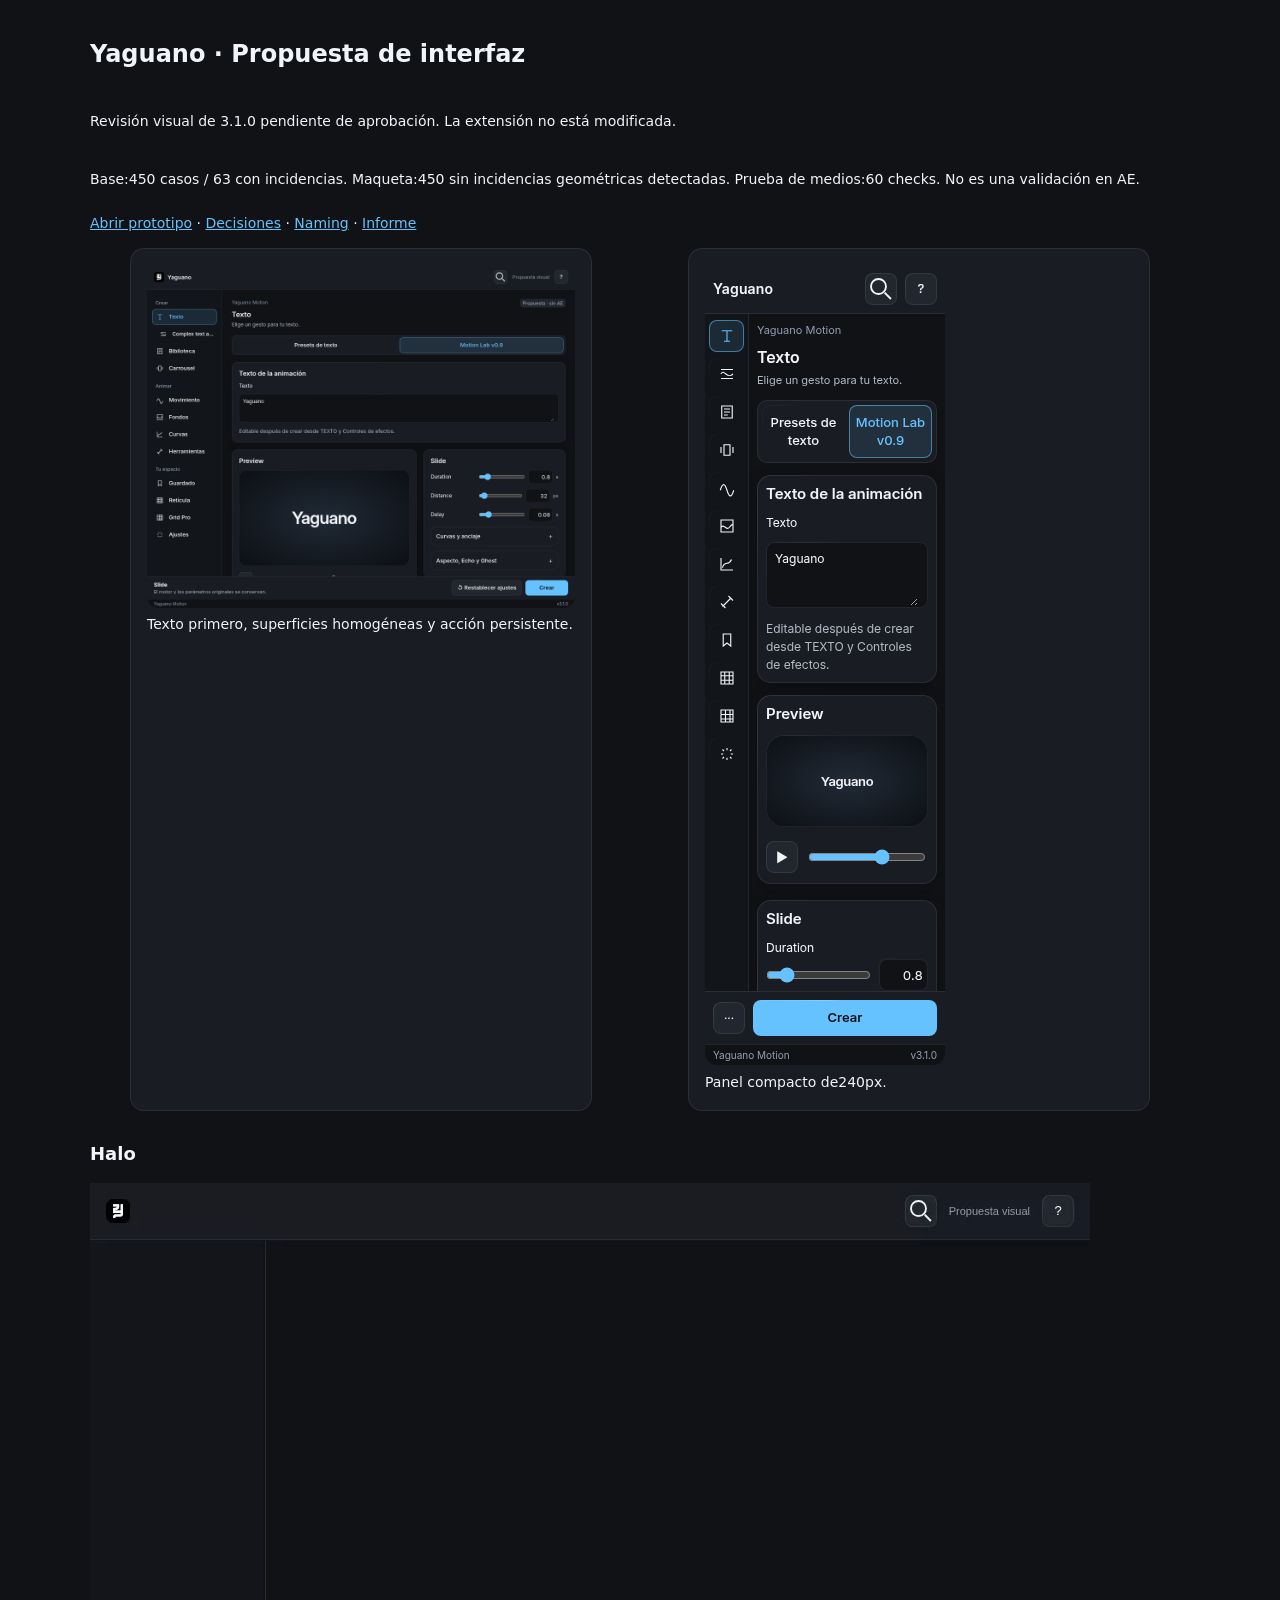
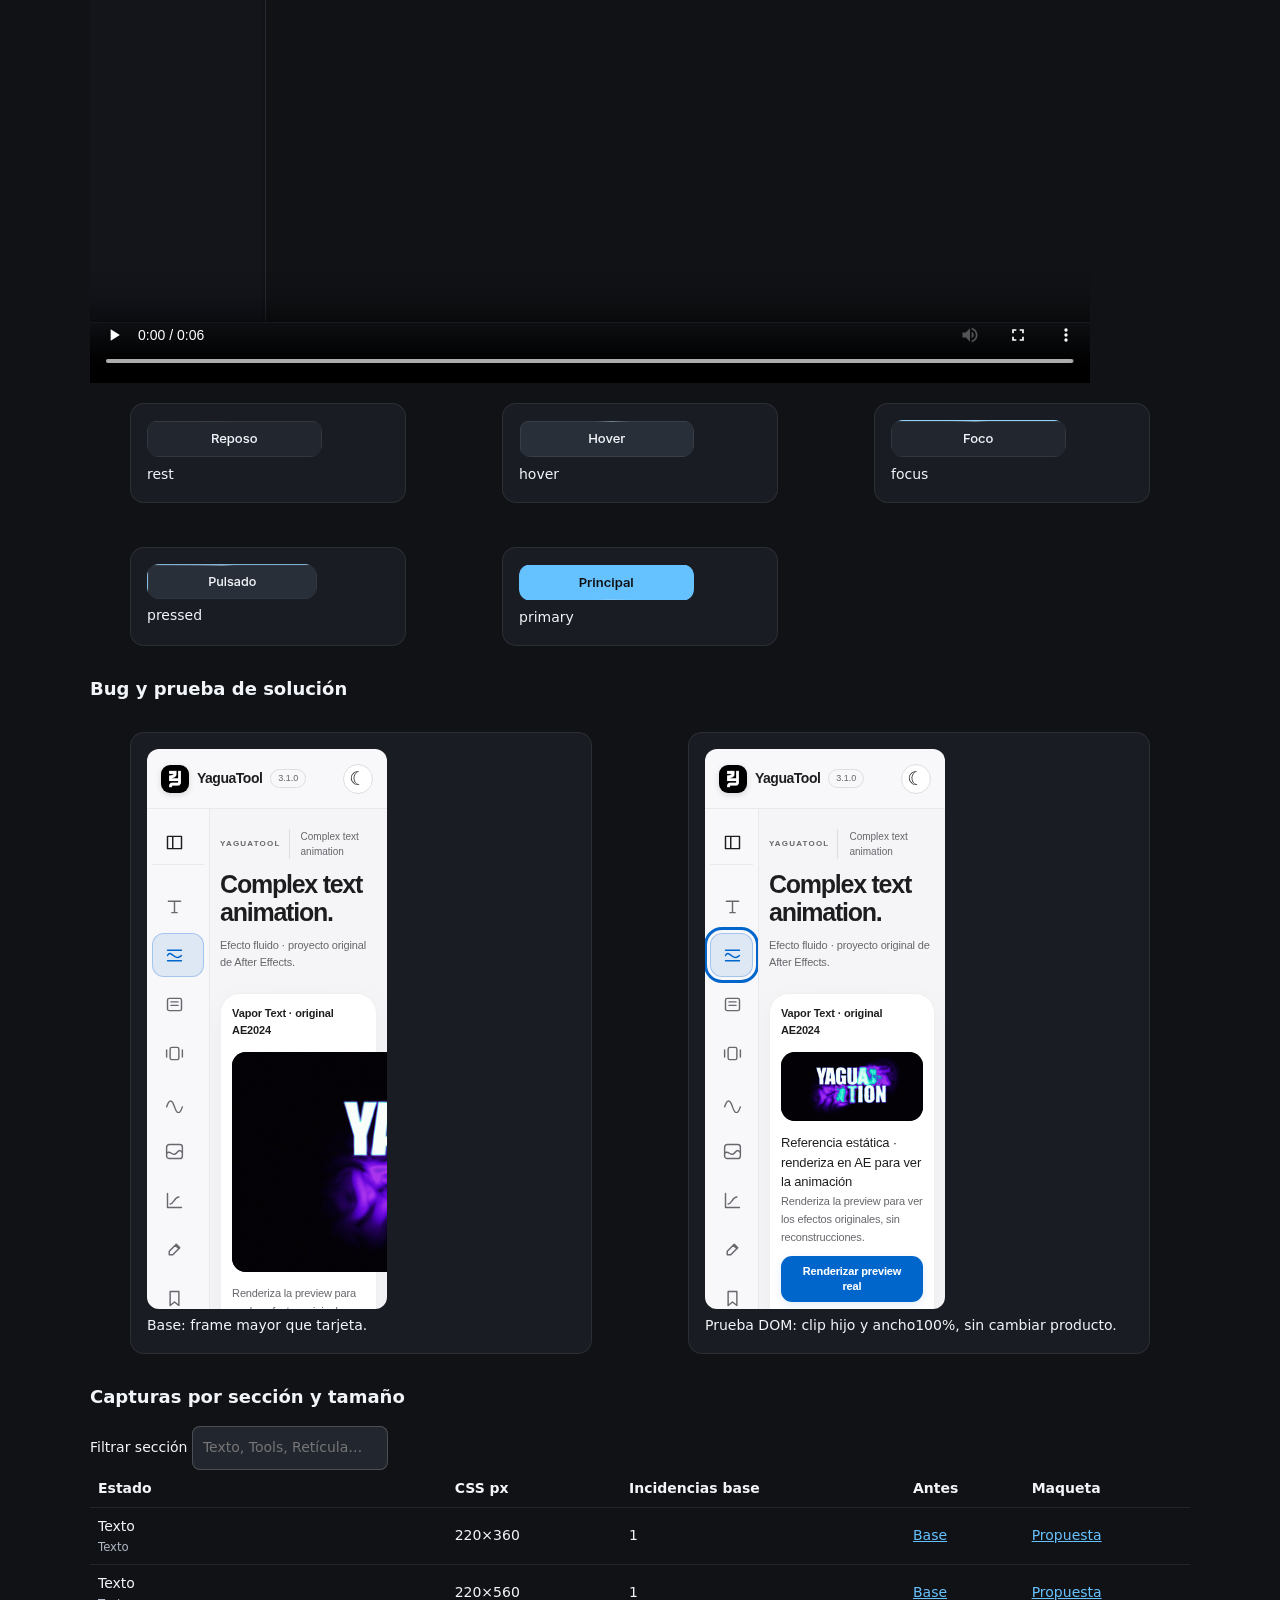
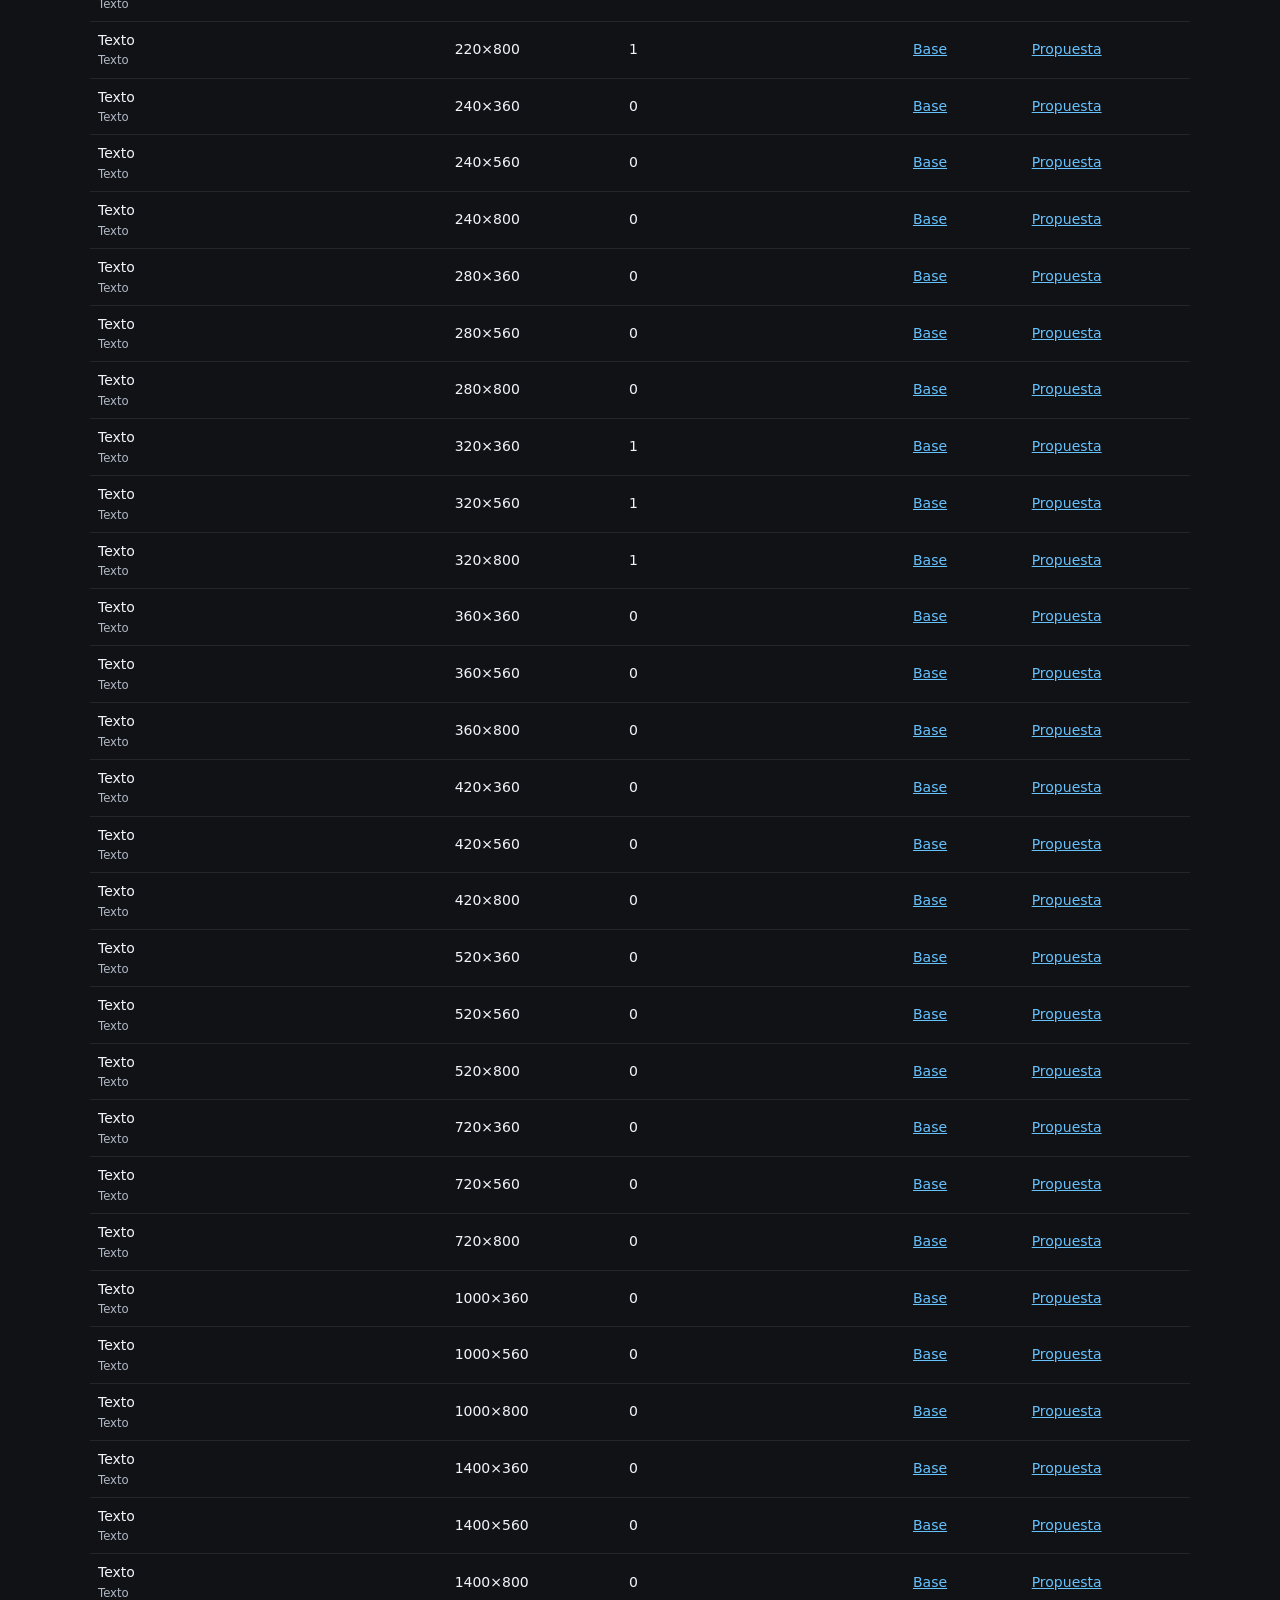
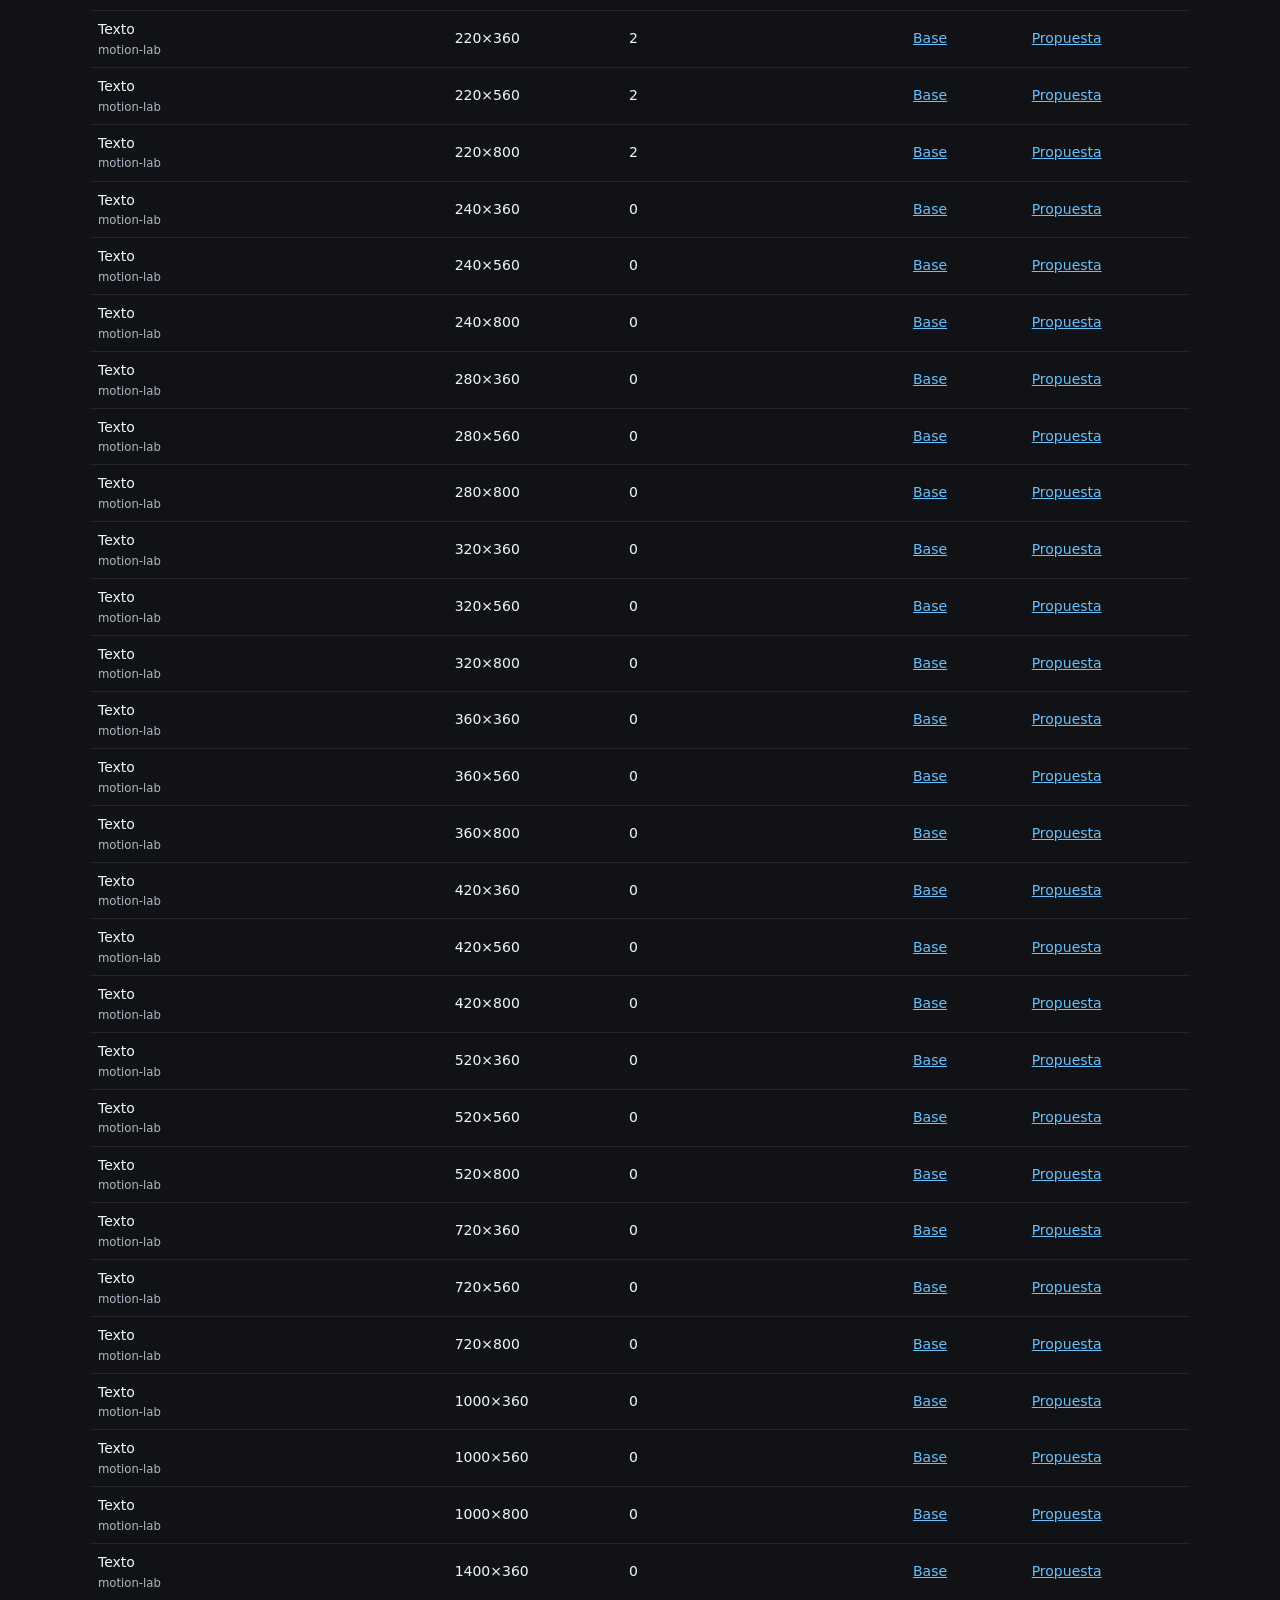
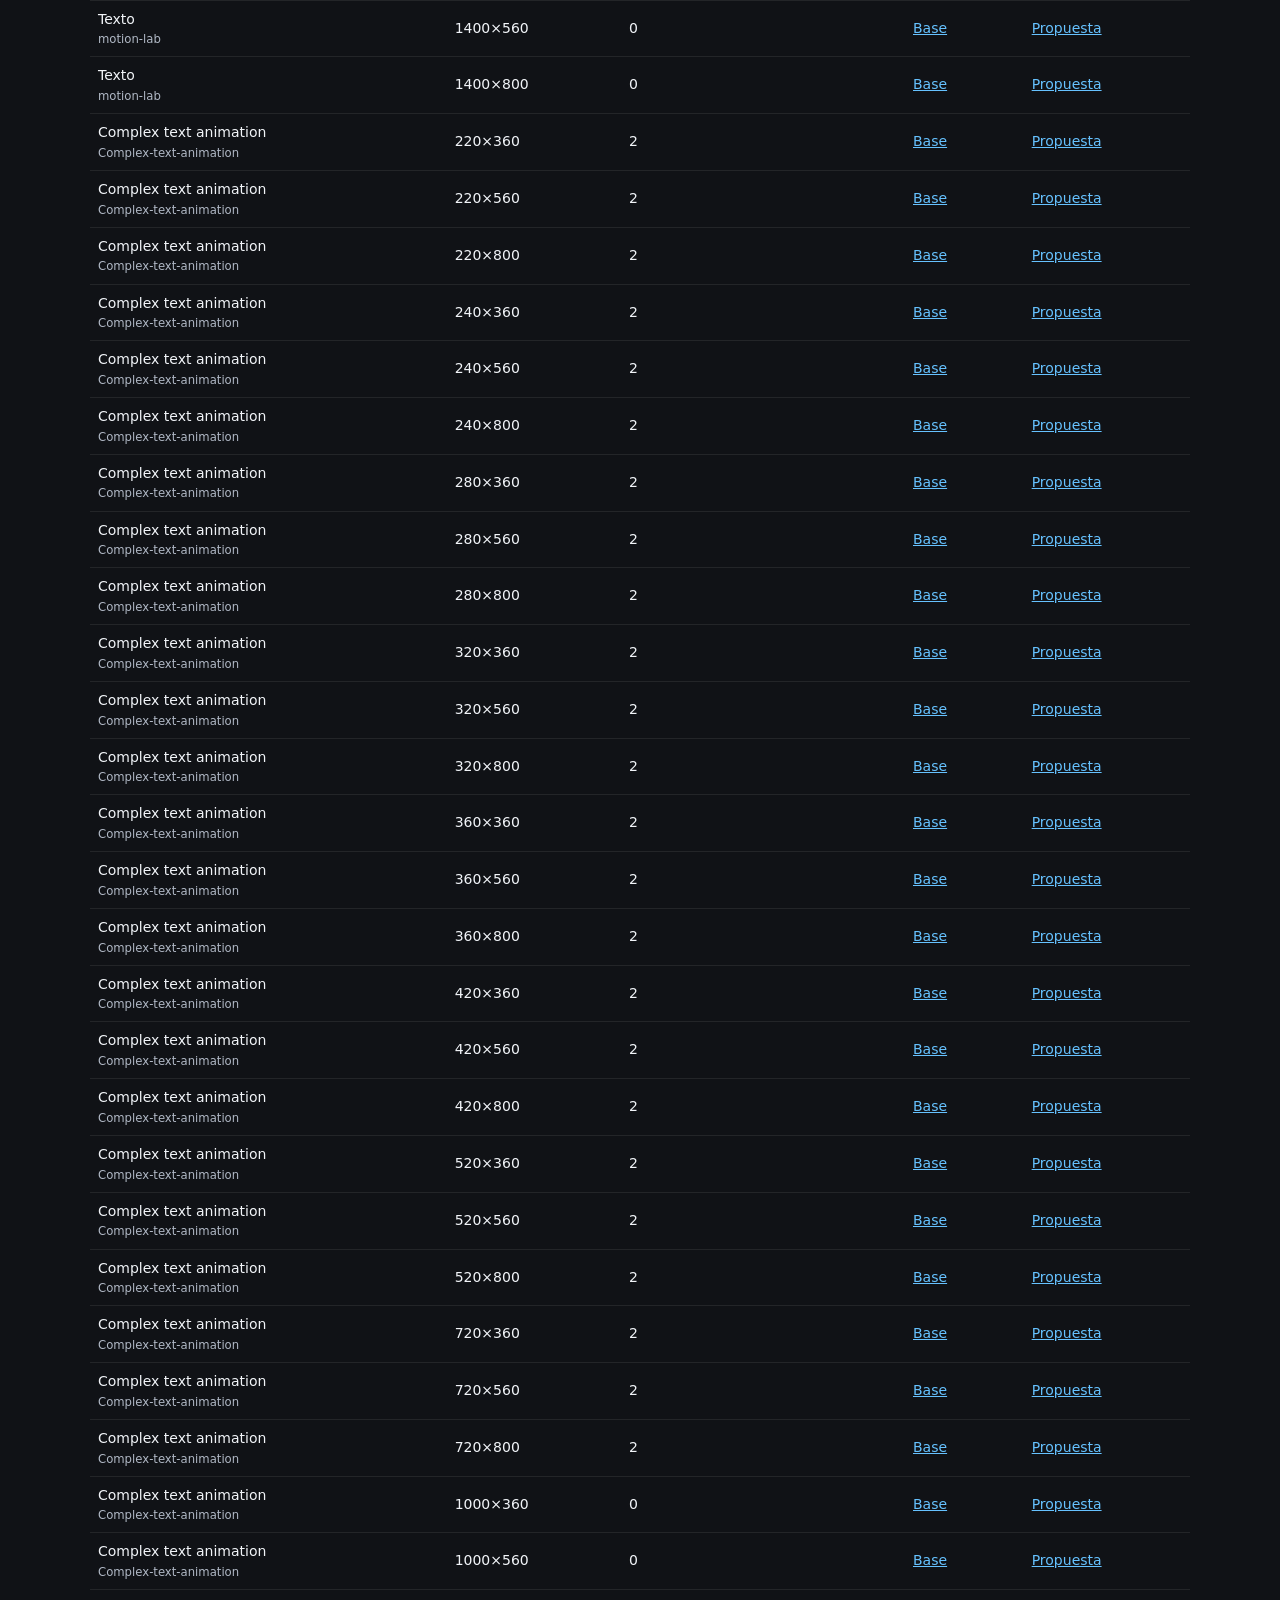
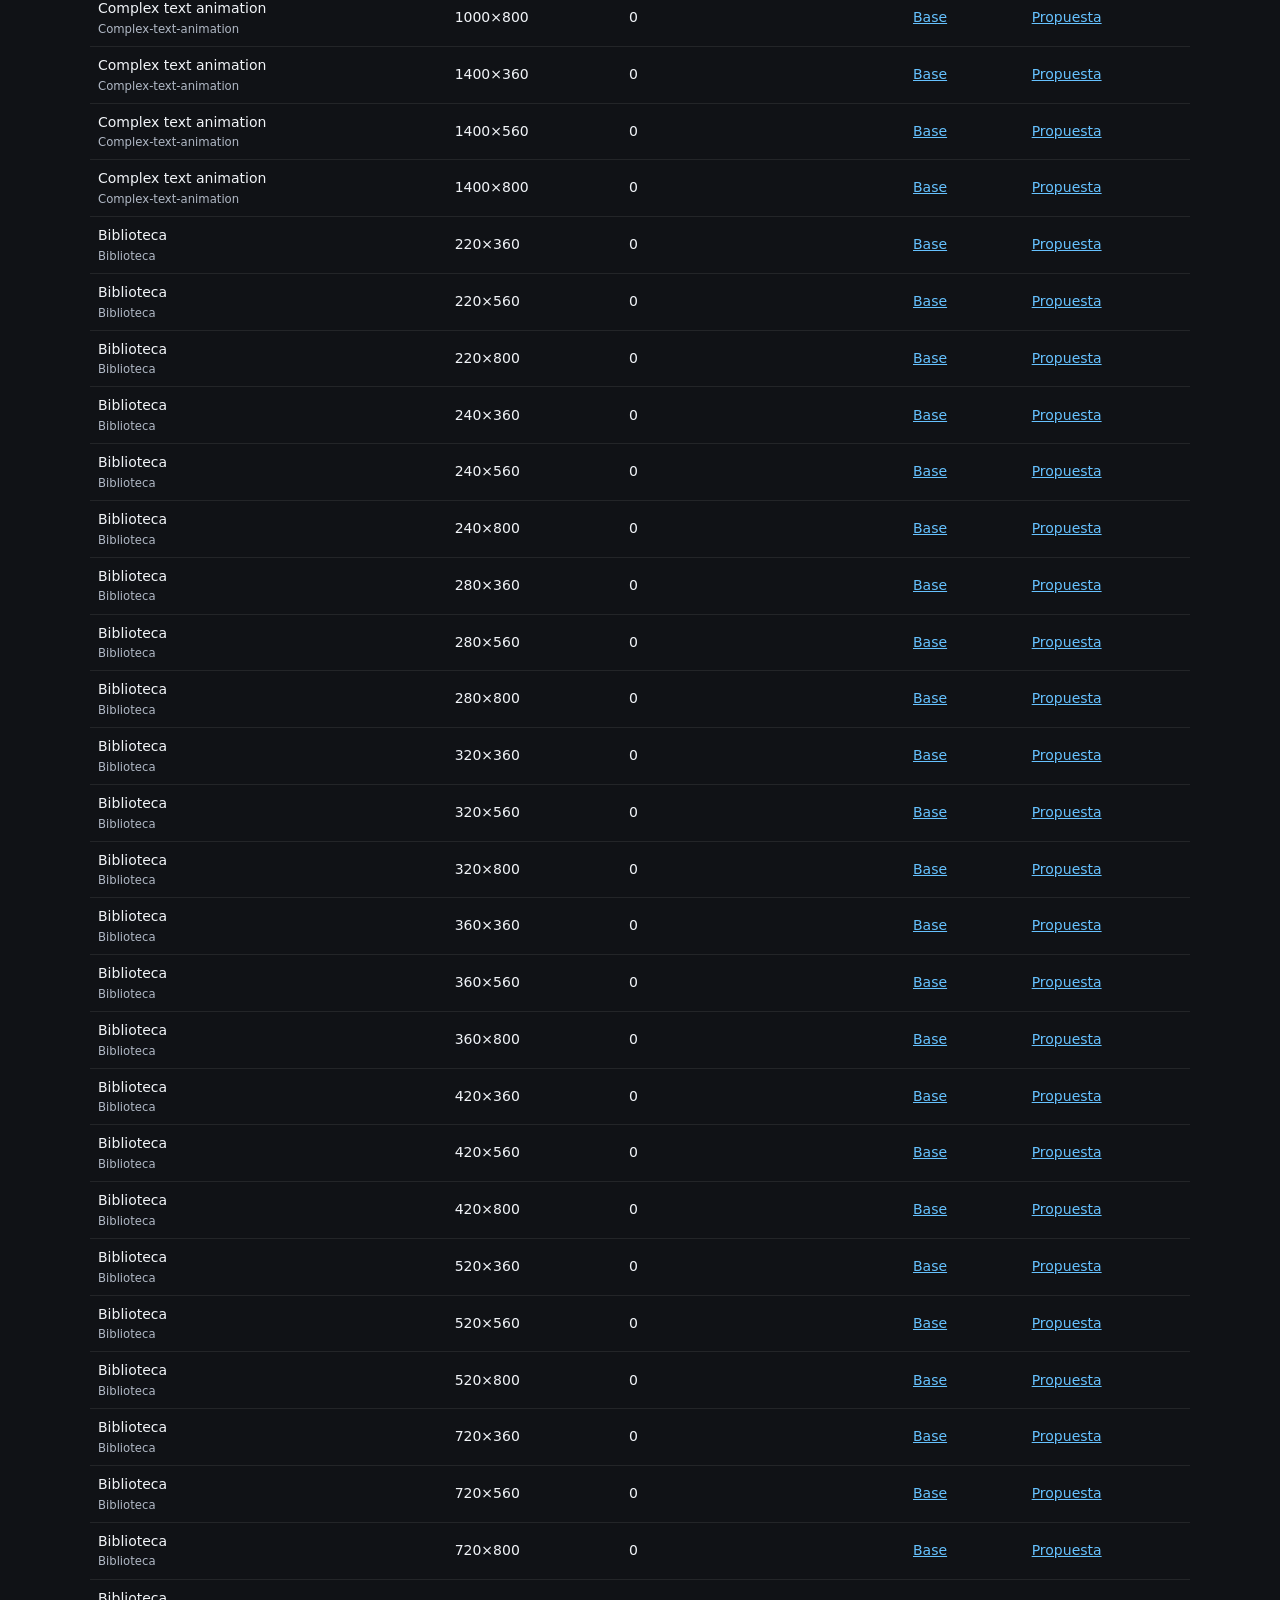
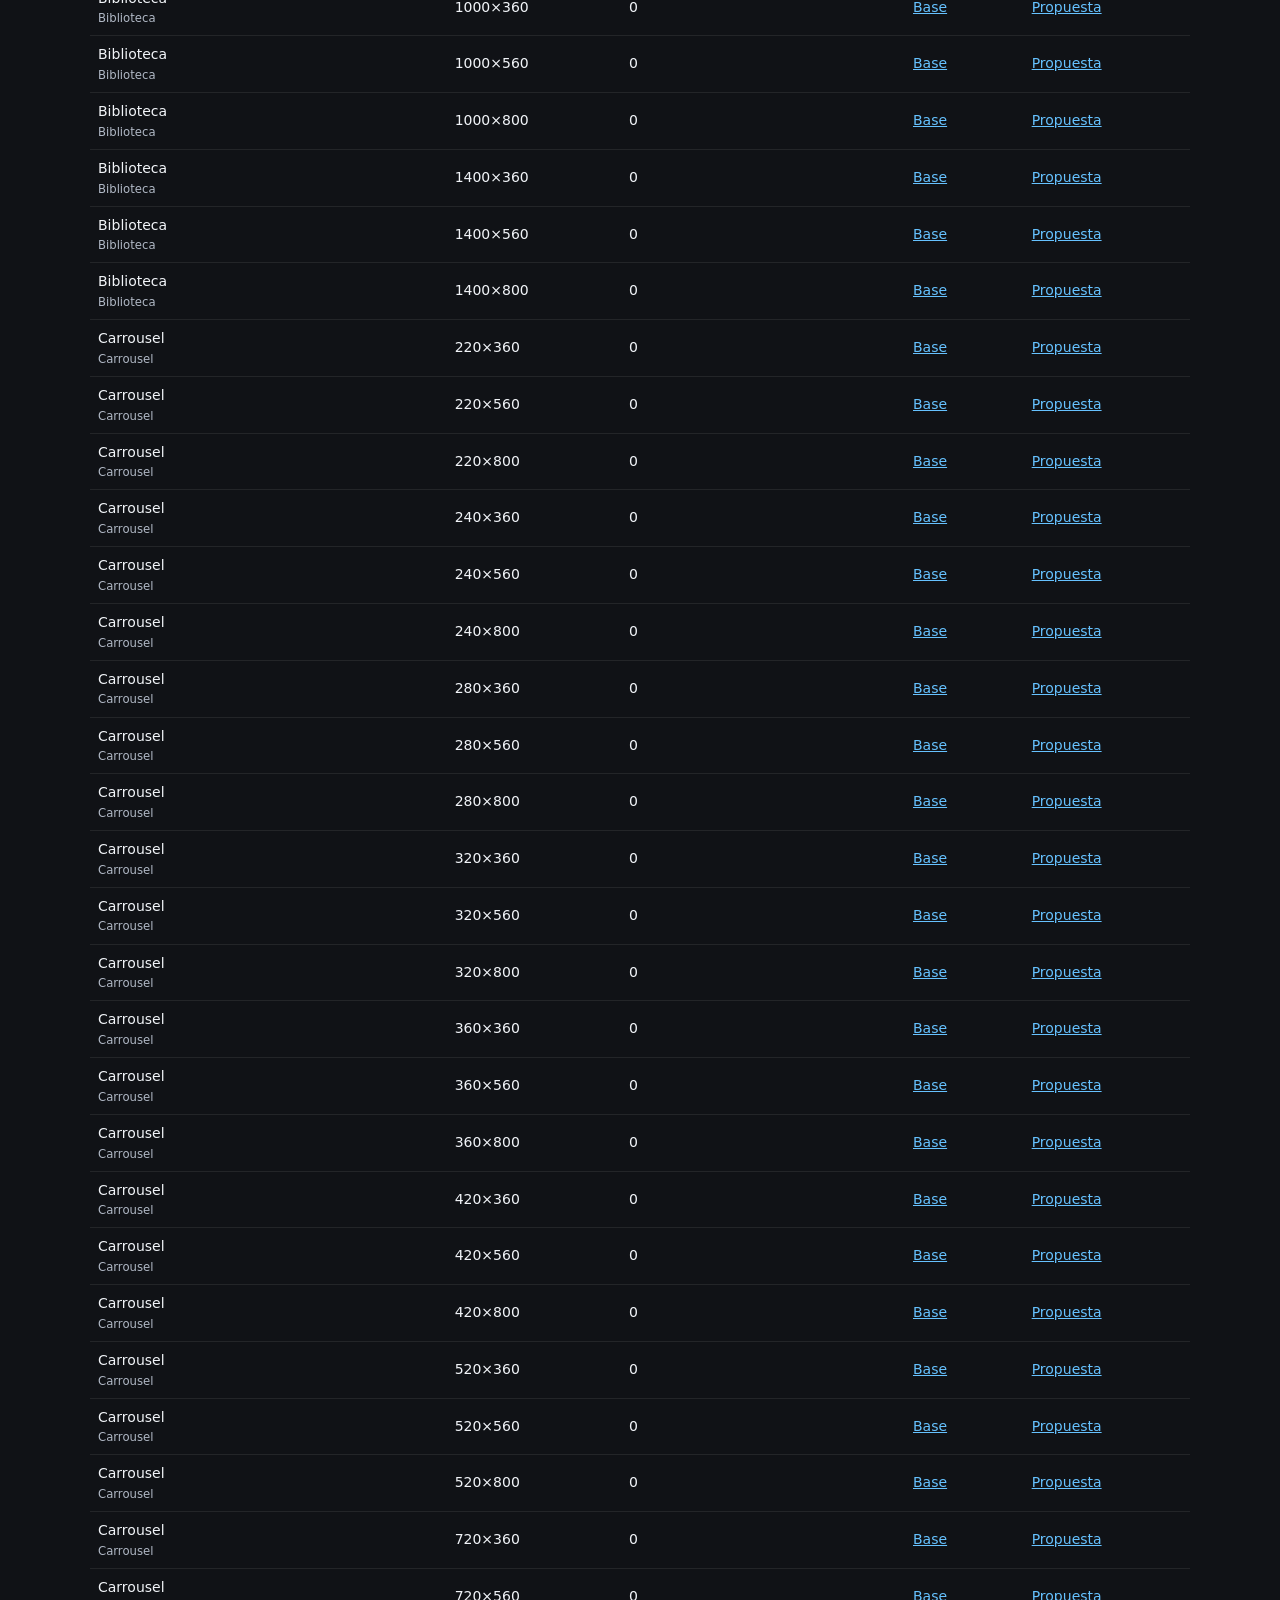
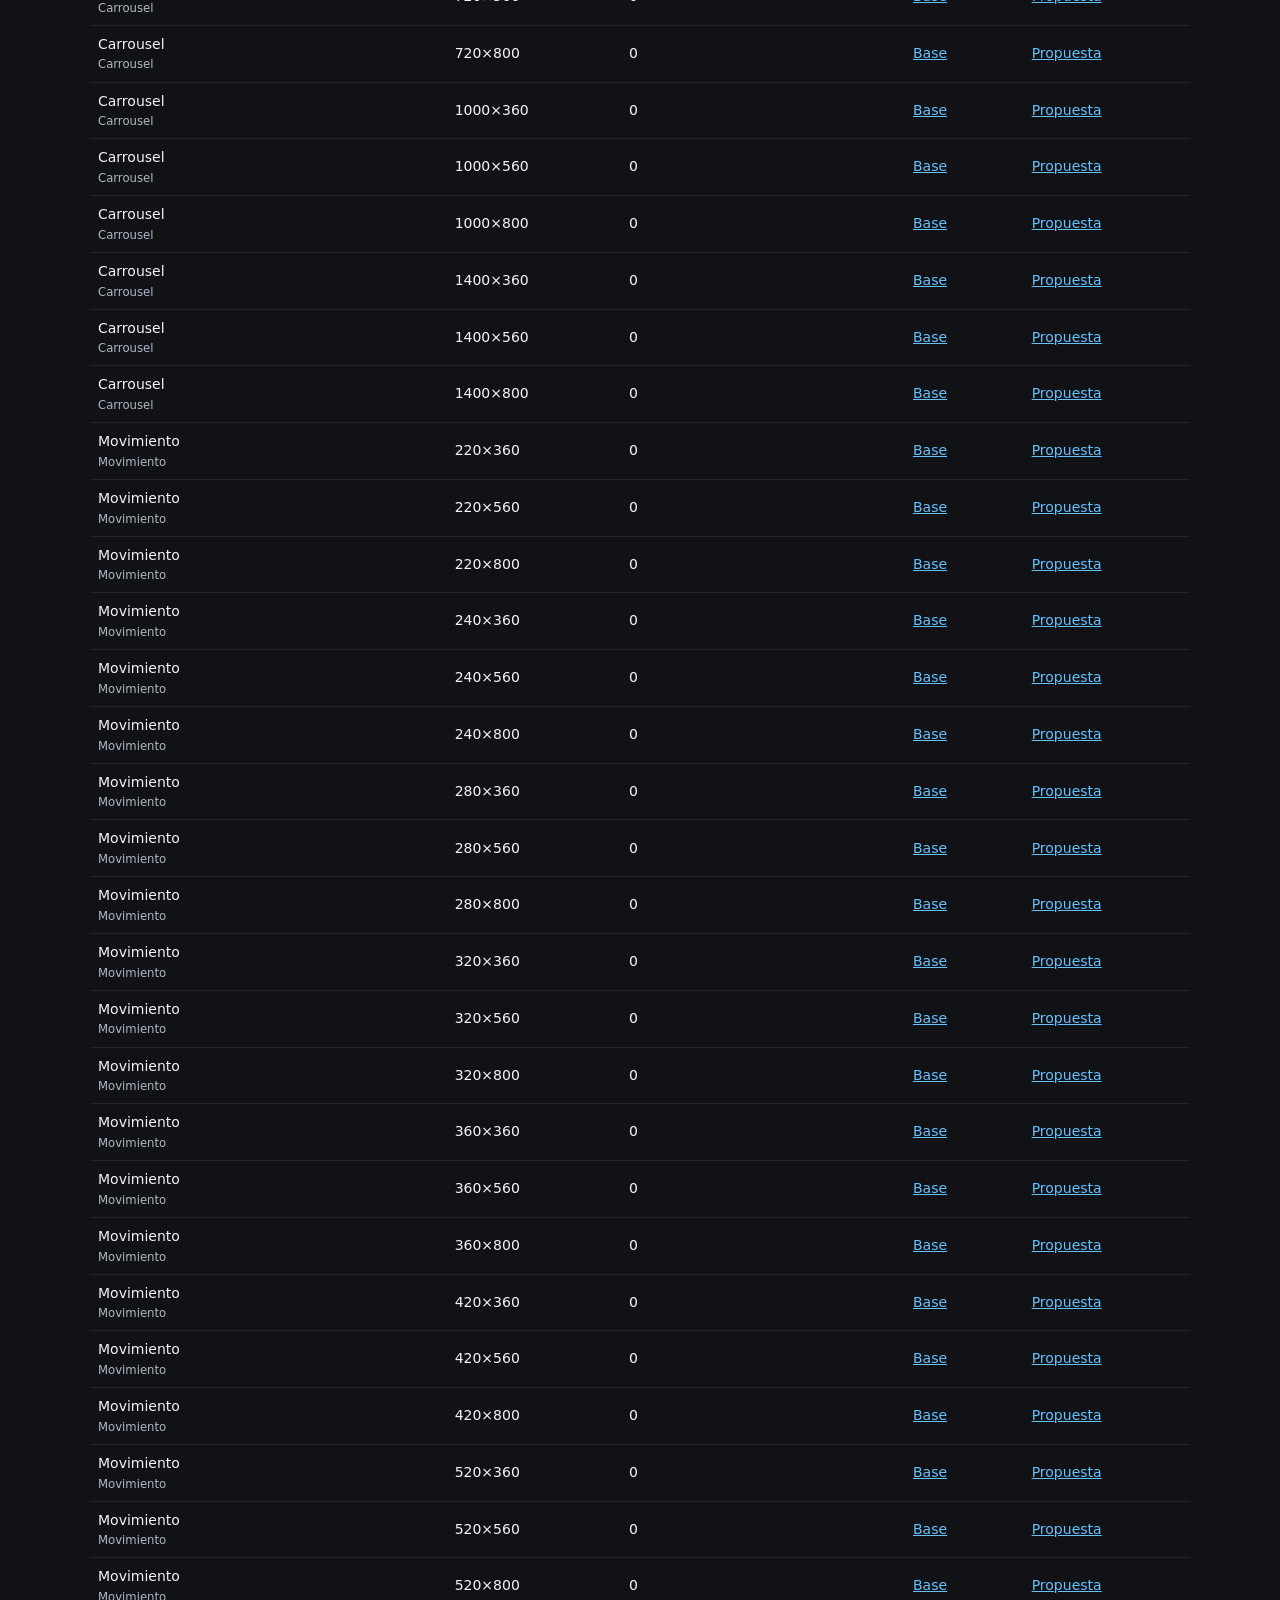
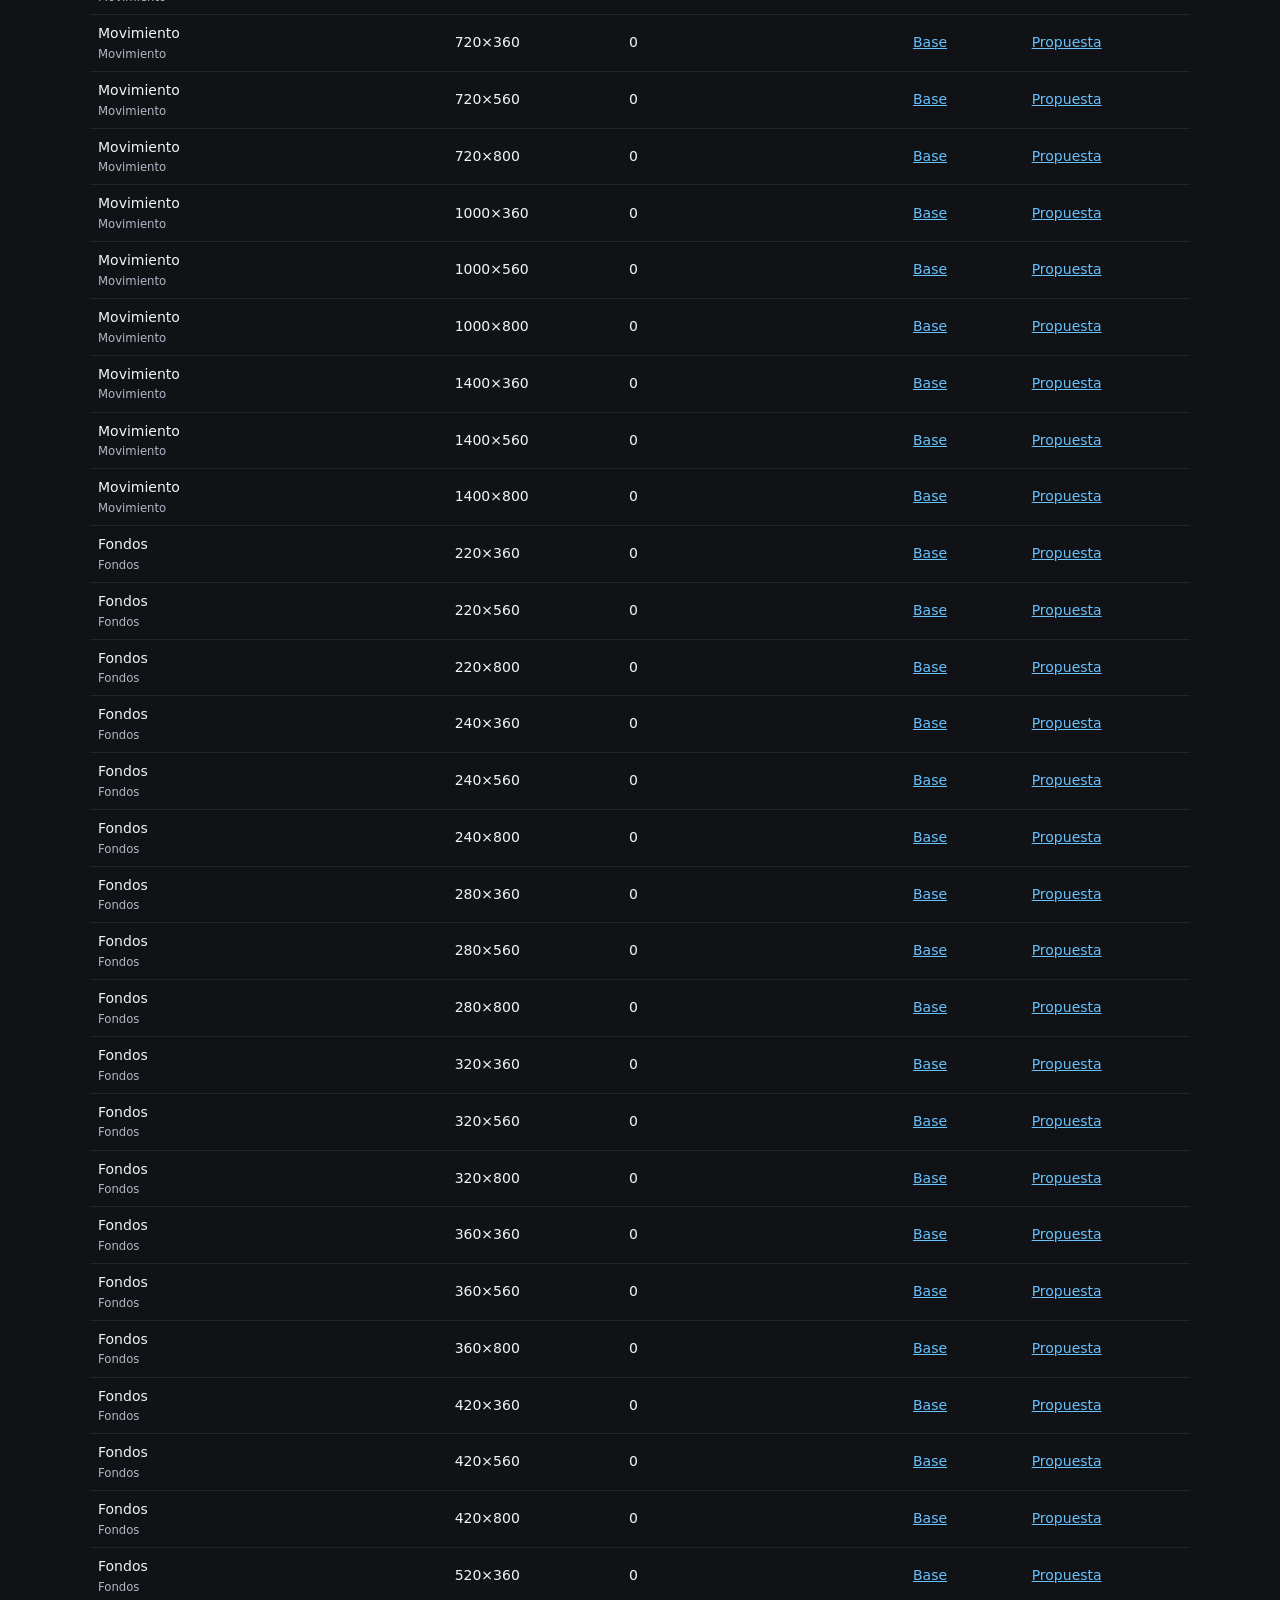
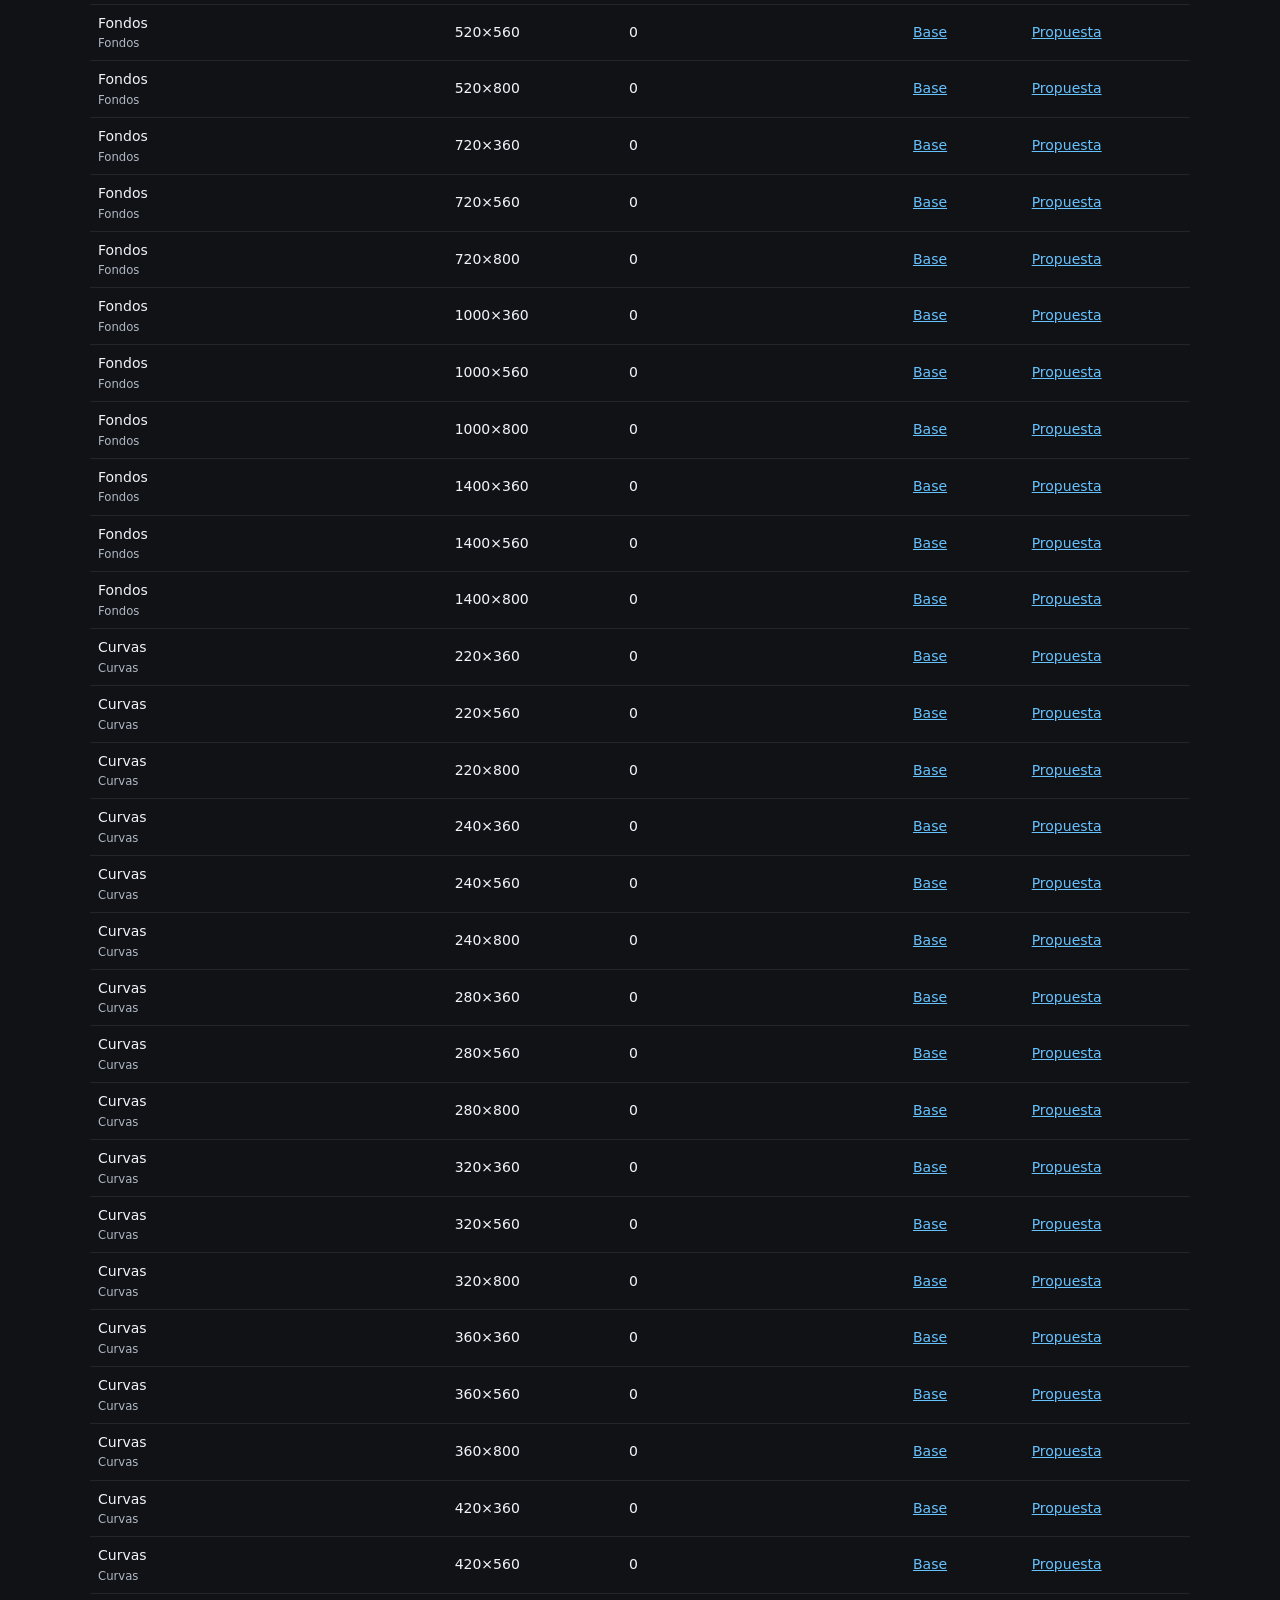
<file: propuestas/ui-3.1.0/informe.html>
<!doctype html><html lang="es"><meta charset="utf-8"><meta name="viewport" content="width=device-width,initial-scale=1"><title>Yaguano · Informe UI</title><style>body{background:#101216;color:#f1f4f8;font:14px system-ui;line-height:1.55;margin:0;padding:20px}main{max-width:1100px;margin:auto}a{color:#66c2ff}img{max-width:100%;height:auto;border-radius:12px}header{display:grid;gap:8px}.cards{display:grid;grid-template-columns:repeat(auto-fit,minmax(min(100%,300px),1fr));gap:16px}.box{background:#191c22;border:1px solid #ffffff14;border-radius:14px;padding:16px}small{display:block;color:#b0b8c5}table{width:100%;border-collapse:collapse}td,th{text-align:left;border-bottom:1px solid #ffffff14;padding:8px}input,select{font:inherit;background:#22262e;color:inherit;padding:10px;border:1px solid #ffffff30;border-radius:8px;max-width:100%}.table-wrap{overflow-x:auto}video{max-width:100%}h1{font-size:24px}h2{font-size:18px}</style><main><header><h1>Yaguano · Propuesta de interfaz</h1><p>Revisión visual de 3.1.0 pendiente de aprobación. La extensión no está modificada.</p><p>Base:450 casos / 63 con incidencias. Maqueta:450 sin incidencias geométricas detectadas. Prueba de medios:60 checks. No es una validación en AE.</p><nav><a href="mock/index.html">Abrir prototipo</a> · <a href="DECISIONES_UI.md">Decisiones</a> · <a href="NAMING.md">Naming</a> · <a href="INFORME_RESPONSIVE.md">Informe</a></nav></header><section class="cards"><figure class="box"><img src="Propuesta_MotionLab.png" alt="Propuesta Motion Lab"><figcaption>Texto primero, superficies homogéneas y acción persistente.</figcaption></figure><figure class="box"><img src="Propuesta_240.png" alt="Propuesta a240px"><figcaption>Panel compacto de240px.</figcaption></figure></section><h2>Halo</h2><video controls src="Halo_Estados.webm"></video><div class="cards"><figure class="box"><img src="halo-rest.png" alt="Halo rest"><figcaption>rest</figcaption></figure><figure class="box"><img src="halo-hover.png" alt="Halo hover"><figcaption>hover</figcaption></figure><figure class="box"><img src="halo-focus.png" alt="Halo focus"><figcaption>focus</figcaption></figure><figure class="box"><img src="halo-pressed.png" alt="Halo pressed"><figcaption>pressed</figcaption></figure><figure class="box"><img src="halo-primary.png" alt="Halo primary"><figcaption>primary</figcaption></figure></div><h2>Bug y prueba de solución</h2><div class="cards"><figure class="box"><img src="bug-240.png" alt="Bug en base"><figcaption>Base: frame mayor que tarjeta.</figcaption></figure><figure class="box"><img src="proof-reference-240.png" alt="Solución inyectada en prueba"><figcaption>Prueba DOM: clip hijo y ancho100%, sin cambiar producto.</figcaption></figure></div><h2>Capturas por sección y tamaño</h2><label>Filtrar sección <input id="filter" type="search" placeholder="Texto, Tools, Retícula…"></label><div class="table-wrap"><table><thead><tr><th>Estado</th><th>CSS px</th><th>Incidencias base</th><th>Antes</th><th>Maqueta</th></tr></thead><tbody><tr data-section="Texto"><td>Texto<small>Texto</small></td><td>220×360</td><td>1</td><td><a href="baseline/Texto/220x360.jpg">Base</a></td><td><a href="proposal-captures/text-220x360.jpg">Propuesta</a></td></tr><tr data-section="Texto"><td>Texto<small>Texto</small></td><td>220×560</td><td>1</td><td><a href="baseline/Texto/220x560.jpg">Base</a></td><td><a href="proposal-captures/text-220x560.jpg">Propuesta</a></td></tr><tr data-section="Texto"><td>Texto<small>Texto</small></td><td>220×800</td><td>1</td><td><a href="baseline/Texto/220x800.jpg">Base</a></td><td><a href="proposal-captures/text-220x800.jpg">Propuesta</a></td></tr><tr data-section="Texto"><td>Texto<small>Texto</small></td><td>240×360</td><td>0</td><td><a href="baseline/Texto/240x360.jpg">Base</a></td><td><a href="proposal-captures/text-240x360.jpg">Propuesta</a></td></tr><tr data-section="Texto"><td>Texto<small>Texto</small></td><td>240×560</td><td>0</td><td><a href="baseline/Texto/240x560.jpg">Base</a></td><td><a href="proposal-captures/text-240x560.jpg">Propuesta</a></td></tr><tr data-section="Texto"><td>Texto<small>Texto</small></td><td>240×800</td><td>0</td><td><a href="baseline/Texto/240x800.jpg">Base</a></td><td><a href="proposal-captures/text-240x800.jpg">Propuesta</a></td></tr><tr data-section="Texto"><td>Texto<small>Texto</small></td><td>280×360</td><td>0</td><td><a href="baseline/Texto/280x360.jpg">Base</a></td><td><a href="proposal-captures/text-280x360.jpg">Propuesta</a></td></tr><tr data-section="Texto"><td>Texto<small>Texto</small></td><td>280×560</td><td>0</td><td><a href="baseline/Texto/280x560.jpg">Base</a></td><td><a href="proposal-captures/text-280x560.jpg">Propuesta</a></td></tr><tr data-section="Texto"><td>Texto<small>Texto</small></td><td>280×800</td><td>0</td><td><a href="baseline/Texto/280x800.jpg">Base</a></td><td><a href="proposal-captures/text-280x800.jpg">Propuesta</a></td></tr><tr data-section="Texto"><td>Texto<small>Texto</small></td><td>320×360</td><td>1</td><td><a href="baseline/Texto/320x360.jpg">Base</a></td><td><a href="proposal-captures/text-320x360.jpg">Propuesta</a></td></tr><tr data-section="Texto"><td>Texto<small>Texto</small></td><td>320×560</td><td>1</td><td><a href="baseline/Texto/320x560.jpg">Base</a></td><td><a href="proposal-captures/text-320x560.jpg">Propuesta</a></td></tr><tr data-section="Texto"><td>Texto<small>Texto</small></td><td>320×800</td><td>1</td><td><a href="baseline/Texto/320x800.jpg">Base</a></td><td><a href="proposal-captures/text-320x800.jpg">Propuesta</a></td></tr><tr data-section="Texto"><td>Texto<small>Texto</small></td><td>360×360</td><td>0</td><td><a href="baseline/Texto/360x360.jpg">Base</a></td><td><a href="proposal-captures/text-360x360.jpg">Propuesta</a></td></tr><tr data-section="Texto"><td>Texto<small>Texto</small></td><td>360×560</td><td>0</td><td><a href="baseline/Texto/360x560.jpg">Base</a></td><td><a href="proposal-captures/text-360x560.jpg">Propuesta</a></td></tr><tr data-section="Texto"><td>Texto<small>Texto</small></td><td>360×800</td><td>0</td><td><a href="baseline/Texto/360x800.jpg">Base</a></td><td><a href="proposal-captures/text-360x800.jpg">Propuesta</a></td></tr><tr data-section="Texto"><td>Texto<small>Texto</small></td><td>420×360</td><td>0</td><td><a href="baseline/Texto/420x360.jpg">Base</a></td><td><a href="proposal-captures/text-420x360.jpg">Propuesta</a></td></tr><tr data-section="Texto"><td>Texto<small>Texto</small></td><td>420×560</td><td>0</td><td><a href="baseline/Texto/420x560.jpg">Base</a></td><td><a href="proposal-captures/text-420x560.jpg">Propuesta</a></td></tr><tr data-section="Texto"><td>Texto<small>Texto</small></td><td>420×800</td><td>0</td><td><a href="baseline/Texto/420x800.jpg">Base</a></td><td><a href="proposal-captures/text-420x800.jpg">Propuesta</a></td></tr><tr data-section="Texto"><td>Texto<small>Texto</small></td><td>520×360</td><td>0</td><td><a href="baseline/Texto/520x360.jpg">Base</a></td><td><a href="proposal-captures/text-520x360.jpg">Propuesta</a></td></tr><tr data-section="Texto"><td>Texto<small>Texto</small></td><td>520×560</td><td>0</td><td><a href="baseline/Texto/520x560.jpg">Base</a></td><td><a href="proposal-captures/text-520x560.jpg">Propuesta</a></td></tr><tr data-section="Texto"><td>Texto<small>Texto</small></td><td>520×800</td><td>0</td><td><a href="baseline/Texto/520x800.jpg">Base</a></td><td><a href="proposal-captures/text-520x800.jpg">Propuesta</a></td></tr><tr data-section="Texto"><td>Texto<small>Texto</small></td><td>720×360</td><td>0</td><td><a href="baseline/Texto/720x360.jpg">Base</a></td><td><a href="proposal-captures/text-720x360.jpg">Propuesta</a></td></tr><tr data-section="Texto"><td>Texto<small>Texto</small></td><td>720×560</td><td>0</td><td><a href="baseline/Texto/720x560.jpg">Base</a></td><td><a href="proposal-captures/text-720x560.jpg">Propuesta</a></td></tr><tr data-section="Texto"><td>Texto<small>Texto</small></td><td>720×800</td><td>0</td><td><a href="baseline/Texto/720x800.jpg">Base</a></td><td><a href="proposal-captures/text-720x800.jpg">Propuesta</a></td></tr><tr data-section="Texto"><td>Texto<small>Texto</small></td><td>1000×360</td><td>0</td><td><a href="baseline/Texto/1000x360.jpg">Base</a></td><td><a href="proposal-captures/text-1000x360.jpg">Propuesta</a></td></tr><tr data-section="Texto"><td>Texto<small>Texto</small></td><td>1000×560</td><td>0</td><td><a href="baseline/Texto/1000x560.jpg">Base</a></td><td><a href="proposal-captures/text-1000x560.jpg">Propuesta</a></td></tr><tr data-section="Texto"><td>Texto<small>Texto</small></td><td>1000×800</td><td>0</td><td><a href="baseline/Texto/1000x800.jpg">Base</a></td><td><a href="proposal-captures/text-1000x800.jpg">Propuesta</a></td></tr><tr data-section="Texto"><td>Texto<small>Texto</small></td><td>1400×360</td><td>0</td><td><a href="baseline/Texto/1400x360.jpg">Base</a></td><td><a href="proposal-captures/text-1400x360.jpg">Propuesta</a></td></tr><tr data-section="Texto"><td>Texto<small>Texto</small></td><td>1400×560</td><td>0</td><td><a href="baseline/Texto/1400x560.jpg">Base</a></td><td><a href="proposal-captures/text-1400x560.jpg">Propuesta</a></td></tr><tr data-section="Texto"><td>Texto<small>Texto</small></td><td>1400×800</td><td>0</td><td><a href="baseline/Texto/1400x800.jpg">Base</a></td><td><a href="proposal-captures/text-1400x800.jpg">Propuesta</a></td></tr><tr data-section="Texto"><td>Texto<small>motion-lab</small></td><td>220×360</td><td>2</td><td><a href="baseline/motion-lab/220x360.jpg">Base</a></td><td><a href="proposal-captures/motion-lab-220x360.jpg">Propuesta</a></td></tr><tr data-section="Texto"><td>Texto<small>motion-lab</small></td><td>220×560</td><td>2</td><td><a href="baseline/motion-lab/220x560.jpg">Base</a></td><td><a href="proposal-captures/motion-lab-220x560.jpg">Propuesta</a></td></tr><tr data-section="Texto"><td>Texto<small>motion-lab</small></td><td>220×800</td><td>2</td><td><a href="baseline/motion-lab/220x800.jpg">Base</a></td><td><a href="proposal-captures/motion-lab-220x800.jpg">Propuesta</a></td></tr><tr data-section="Texto"><td>Texto<small>motion-lab</small></td><td>240×360</td><td>0</td><td><a href="baseline/motion-lab/240x360.jpg">Base</a></td><td><a href="proposal-captures/motion-lab-240x360.jpg">Propuesta</a></td></tr><tr data-section="Texto"><td>Texto<small>motion-lab</small></td><td>240×560</td><td>0</td><td><a href="baseline/motion-lab/240x560.jpg">Base</a></td><td><a href="proposal-captures/motion-lab-240x560.jpg">Propuesta</a></td></tr><tr data-section="Texto"><td>Texto<small>motion-lab</small></td><td>240×800</td><td>0</td><td><a href="baseline/motion-lab/240x800.jpg">Base</a></td><td><a href="proposal-captures/motion-lab-240x800.jpg">Propuesta</a></td></tr><tr data-section="Texto"><td>Texto<small>motion-lab</small></td><td>280×360</td><td>0</td><td><a href="baseline/motion-lab/280x360.jpg">Base</a></td><td><a href="proposal-captures/motion-lab-280x360.jpg">Propuesta</a></td></tr><tr data-section="Texto"><td>Texto<small>motion-lab</small></td><td>280×560</td><td>0</td><td><a href="baseline/motion-lab/280x560.jpg">Base</a></td><td><a href="proposal-captures/motion-lab-280x560.jpg">Propuesta</a></td></tr><tr data-section="Texto"><td>Texto<small>motion-lab</small></td><td>280×800</td><td>0</td><td><a href="baseline/motion-lab/280x800.jpg">Base</a></td><td><a href="proposal-captures/motion-lab-280x800.jpg">Propuesta</a></td></tr><tr data-section="Texto"><td>Texto<small>motion-lab</small></td><td>320×360</td><td>0</td><td><a href="baseline/motion-lab/320x360.jpg">Base</a></td><td><a href="proposal-captures/motion-lab-320x360.jpg">Propuesta</a></td></tr><tr data-section="Texto"><td>Texto<small>motion-lab</small></td><td>320×560</td><td>0</td><td><a href="baseline/motion-lab/320x560.jpg">Base</a></td><td><a href="proposal-captures/motion-lab-320x560.jpg">Propuesta</a></td></tr><tr data-section="Texto"><td>Texto<small>motion-lab</small></td><td>320×800</td><td>0</td><td><a href="baseline/motion-lab/320x800.jpg">Base</a></td><td><a href="proposal-captures/motion-lab-320x800.jpg">Propuesta</a></td></tr><tr data-section="Texto"><td>Texto<small>motion-lab</small></td><td>360×360</td><td>0</td><td><a href="baseline/motion-lab/360x360.jpg">Base</a></td><td><a href="proposal-captures/motion-lab-360x360.jpg">Propuesta</a></td></tr><tr data-section="Texto"><td>Texto<small>motion-lab</small></td><td>360×560</td><td>0</td><td><a href="baseline/motion-lab/360x560.jpg">Base</a></td><td><a href="proposal-captures/motion-lab-360x560.jpg">Propuesta</a></td></tr><tr data-section="Texto"><td>Texto<small>motion-lab</small></td><td>360×800</td><td>0</td><td><a href="baseline/motion-lab/360x800.jpg">Base</a></td><td><a href="proposal-captures/motion-lab-360x800.jpg">Propuesta</a></td></tr><tr data-section="Texto"><td>Texto<small>motion-lab</small></td><td>420×360</td><td>0</td><td><a href="baseline/motion-lab/420x360.jpg">Base</a></td><td><a href="proposal-captures/motion-lab-420x360.jpg">Propuesta</a></td></tr><tr data-section="Texto"><td>Texto<small>motion-lab</small></td><td>420×560</td><td>0</td><td><a href="baseline/motion-lab/420x560.jpg">Base</a></td><td><a href="proposal-captures/motion-lab-420x560.jpg">Propuesta</a></td></tr><tr data-section="Texto"><td>Texto<small>motion-lab</small></td><td>420×800</td><td>0</td><td><a href="baseline/motion-lab/420x800.jpg">Base</a></td><td><a href="proposal-captures/motion-lab-420x800.jpg">Propuesta</a></td></tr><tr data-section="Texto"><td>Texto<small>motion-lab</small></td><td>520×360</td><td>0</td><td><a href="baseline/motion-lab/520x360.jpg">Base</a></td><td><a href="proposal-captures/motion-lab-520x360.jpg">Propuesta</a></td></tr><tr data-section="Texto"><td>Texto<small>motion-lab</small></td><td>520×560</td><td>0</td><td><a href="baseline/motion-lab/520x560.jpg">Base</a></td><td><a href="proposal-captures/motion-lab-520x560.jpg">Propuesta</a></td></tr><tr data-section="Texto"><td>Texto<small>motion-lab</small></td><td>520×800</td><td>0</td><td><a href="baseline/motion-lab/520x800.jpg">Base</a></td><td><a href="proposal-captures/motion-lab-520x800.jpg">Propuesta</a></td></tr><tr data-section="Texto"><td>Texto<small>motion-lab</small></td><td>720×360</td><td>0</td><td><a href="baseline/motion-lab/720x360.jpg">Base</a></td><td><a href="proposal-captures/motion-lab-720x360.jpg">Propuesta</a></td></tr><tr data-section="Texto"><td>Texto<small>motion-lab</small></td><td>720×560</td><td>0</td><td><a href="baseline/motion-lab/720x560.jpg">Base</a></td><td><a href="proposal-captures/motion-lab-720x560.jpg">Propuesta</a></td></tr><tr data-section="Texto"><td>Texto<small>motion-lab</small></td><td>720×800</td><td>0</td><td><a href="baseline/motion-lab/720x800.jpg">Base</a></td><td><a href="proposal-captures/motion-lab-720x800.jpg">Propuesta</a></td></tr><tr data-section="Texto"><td>Texto<small>motion-lab</small></td><td>1000×360</td><td>0</td><td><a href="baseline/motion-lab/1000x360.jpg">Base</a></td><td><a href="proposal-captures/motion-lab-1000x360.jpg">Propuesta</a></td></tr><tr data-section="Texto"><td>Texto<small>motion-lab</small></td><td>1000×560</td><td>0</td><td><a href="baseline/motion-lab/1000x560.jpg">Base</a></td><td><a href="proposal-captures/motion-lab-1000x560.jpg">Propuesta</a></td></tr><tr data-section="Texto"><td>Texto<small>motion-lab</small></td><td>1000×800</td><td>0</td><td><a href="baseline/motion-lab/1000x800.jpg">Base</a></td><td><a href="proposal-captures/motion-lab-1000x800.jpg">Propuesta</a></td></tr><tr data-section="Texto"><td>Texto<small>motion-lab</small></td><td>1400×360</td><td>0</td><td><a href="baseline/motion-lab/1400x360.jpg">Base</a></td><td><a href="proposal-captures/motion-lab-1400x360.jpg">Propuesta</a></td></tr><tr data-section="Texto"><td>Texto<small>motion-lab</small></td><td>1400×560</td><td>0</td><td><a href="baseline/motion-lab/1400x560.jpg">Base</a></td><td><a href="proposal-captures/motion-lab-1400x560.jpg">Propuesta</a></td></tr><tr data-section="Texto"><td>Texto<small>motion-lab</small></td><td>1400×800</td><td>0</td><td><a href="baseline/motion-lab/1400x800.jpg">Base</a></td><td><a href="proposal-captures/motion-lab-1400x800.jpg">Propuesta</a></td></tr><tr data-section="Complex text animation"><td>Complex text animation<small>Complex-text-animation</small></td><td>220×360</td><td>2</td><td><a href="baseline/Complex-text-animation/220x360.jpg">Base</a></td><td><a href="proposal-captures/complex-220x360.jpg">Propuesta</a></td></tr><tr data-section="Complex text animation"><td>Complex text animation<small>Complex-text-animation</small></td><td>220×560</td><td>2</td><td><a href="baseline/Complex-text-animation/220x560.jpg">Base</a></td><td><a href="proposal-captures/complex-220x560.jpg">Propuesta</a></td></tr><tr data-section="Complex text animation"><td>Complex text animation<small>Complex-text-animation</small></td><td>220×800</td><td>2</td><td><a href="baseline/Complex-text-animation/220x800.jpg">Base</a></td><td><a href="proposal-captures/complex-220x800.jpg">Propuesta</a></td></tr><tr data-section="Complex text animation"><td>Complex text animation<small>Complex-text-animation</small></td><td>240×360</td><td>2</td><td><a href="baseline/Complex-text-animation/240x360.jpg">Base</a></td><td><a href="proposal-captures/complex-240x360.jpg">Propuesta</a></td></tr><tr data-section="Complex text animation"><td>Complex text animation<small>Complex-text-animation</small></td><td>240×560</td><td>2</td><td><a href="baseline/Complex-text-animation/240x560.jpg">Base</a></td><td><a href="proposal-captures/complex-240x560.jpg">Propuesta</a></td></tr><tr data-section="Complex text animation"><td>Complex text animation<small>Complex-text-animation</small></td><td>240×800</td><td>2</td><td><a href="baseline/Complex-text-animation/240x800.jpg">Base</a></td><td><a href="proposal-captures/complex-240x800.jpg">Propuesta</a></td></tr><tr data-section="Complex text animation"><td>Complex text animation<small>Complex-text-animation</small></td><td>280×360</td><td>2</td><td><a href="baseline/Complex-text-animation/280x360.jpg">Base</a></td><td><a href="proposal-captures/complex-280x360.jpg">Propuesta</a></td></tr><tr data-section="Complex text animation"><td>Complex text animation<small>Complex-text-animation</small></td><td>280×560</td><td>2</td><td><a href="baseline/Complex-text-animation/280x560.jpg">Base</a></td><td><a href="proposal-captures/complex-280x560.jpg">Propuesta</a></td></tr><tr data-section="Complex text animation"><td>Complex text animation<small>Complex-text-animation</small></td><td>280×800</td><td>2</td><td><a href="baseline/Complex-text-animation/280x800.jpg">Base</a></td><td><a href="proposal-captures/complex-280x800.jpg">Propuesta</a></td></tr><tr data-section="Complex text animation"><td>Complex text animation<small>Complex-text-animation</small></td><td>320×360</td><td>2</td><td><a href="baseline/Complex-text-animation/320x360.jpg">Base</a></td><td><a href="proposal-captures/complex-320x360.jpg">Propuesta</a></td></tr><tr data-section="Complex text animation"><td>Complex text animation<small>Complex-text-animation</small></td><td>320×560</td><td>2</td><td><a href="baseline/Complex-text-animation/320x560.jpg">Base</a></td><td><a href="proposal-captures/complex-320x560.jpg">Propuesta</a></td></tr><tr data-section="Complex text animation"><td>Complex text animation<small>Complex-text-animation</small></td><td>320×800</td><td>2</td><td><a href="baseline/Complex-text-animation/320x800.jpg">Base</a></td><td><a href="proposal-captures/complex-320x800.jpg">Propuesta</a></td></tr><tr data-section="Complex text animation"><td>Complex text animation<small>Complex-text-animation</small></td><td>360×360</td><td>2</td><td><a href="baseline/Complex-text-animation/360x360.jpg">Base</a></td><td><a href="proposal-captures/complex-360x360.jpg">Propuesta</a></td></tr><tr data-section="Complex text animation"><td>Complex text animation<small>Complex-text-animation</small></td><td>360×560</td><td>2</td><td><a href="baseline/Complex-text-animation/360x560.jpg">Base</a></td><td><a href="proposal-captures/complex-360x560.jpg">Propuesta</a></td></tr><tr data-section="Complex text animation"><td>Complex text animation<small>Complex-text-animation</small></td><td>360×800</td><td>2</td><td><a href="baseline/Complex-text-animation/360x800.jpg">Base</a></td><td><a href="proposal-captures/complex-360x800.jpg">Propuesta</a></td></tr><tr data-section="Complex text animation"><td>Complex text animation<small>Complex-text-animation</small></td><td>420×360</td><td>2</td><td><a href="baseline/Complex-text-animation/420x360.jpg">Base</a></td><td><a href="proposal-captures/complex-420x360.jpg">Propuesta</a></td></tr><tr data-section="Complex text animation"><td>Complex text animation<small>Complex-text-animation</small></td><td>420×560</td><td>2</td><td><a href="baseline/Complex-text-animation/420x560.jpg">Base</a></td><td><a href="proposal-captures/complex-420x560.jpg">Propuesta</a></td></tr><tr data-section="Complex text animation"><td>Complex text animation<small>Complex-text-animation</small></td><td>420×800</td><td>2</td><td><a href="baseline/Complex-text-animation/420x800.jpg">Base</a></td><td><a href="proposal-captures/complex-420x800.jpg">Propuesta</a></td></tr><tr data-section="Complex text animation"><td>Complex text animation<small>Complex-text-animation</small></td><td>520×360</td><td>2</td><td><a href="baseline/Complex-text-animation/520x360.jpg">Base</a></td><td><a href="proposal-captures/complex-520x360.jpg">Propuesta</a></td></tr><tr data-section="Complex text animation"><td>Complex text animation<small>Complex-text-animation</small></td><td>520×560</td><td>2</td><td><a href="baseline/Complex-text-animation/520x560.jpg">Base</a></td><td><a href="proposal-captures/complex-520x560.jpg">Propuesta</a></td></tr><tr data-section="Complex text animation"><td>Complex text animation<small>Complex-text-animation</small></td><td>520×800</td><td>2</td><td><a href="baseline/Complex-text-animation/520x800.jpg">Base</a></td><td><a href="proposal-captures/complex-520x800.jpg">Propuesta</a></td></tr><tr data-section="Complex text animation"><td>Complex text animation<small>Complex-text-animation</small></td><td>720×360</td><td>2</td><td><a href="baseline/Complex-text-animation/720x360.jpg">Base</a></td><td><a href="proposal-captures/complex-720x360.jpg">Propuesta</a></td></tr><tr data-section="Complex text animation"><td>Complex text animation<small>Complex-text-animation</small></td><td>720×560</td><td>2</td><td><a href="baseline/Complex-text-animation/720x560.jpg">Base</a></td><td><a href="proposal-captures/complex-720x560.jpg">Propuesta</a></td></tr><tr data-section="Complex text animation"><td>Complex text animation<small>Complex-text-animation</small></td><td>720×800</td><td>2</td><td><a href="baseline/Complex-text-animation/720x800.jpg">Base</a></td><td><a href="proposal-captures/complex-720x800.jpg">Propuesta</a></td></tr><tr data-section="Complex text animation"><td>Complex text animation<small>Complex-text-animation</small></td><td>1000×360</td><td>0</td><td><a href="baseline/Complex-text-animation/1000x360.jpg">Base</a></td><td><a href="proposal-captures/complex-1000x360.jpg">Propuesta</a></td></tr><tr data-section="Complex text animation"><td>Complex text animation<small>Complex-text-animation</small></td><td>1000×560</td><td>0</td><td><a href="baseline/Complex-text-animation/1000x560.jpg">Base</a></td><td><a href="proposal-captures/complex-1000x560.jpg">Propuesta</a></td></tr><tr data-section="Complex text animation"><td>Complex text animation<small>Complex-text-animation</small></td><td>1000×800</td><td>0</td><td><a href="baseline/Complex-text-animation/1000x800.jpg">Base</a></td><td><a href="proposal-captures/complex-1000x800.jpg">Propuesta</a></td></tr><tr data-section="Complex text animation"><td>Complex text animation<small>Complex-text-animation</small></td><td>1400×360</td><td>0</td><td><a href="baseline/Complex-text-animation/1400x360.jpg">Base</a></td><td><a href="proposal-captures/complex-1400x360.jpg">Propuesta</a></td></tr><tr data-section="Complex text animation"><td>Complex text animation<small>Complex-text-animation</small></td><td>1400×560</td><td>0</td><td><a href="baseline/Complex-text-animation/1400x560.jpg">Base</a></td><td><a href="proposal-captures/complex-1400x560.jpg">Propuesta</a></td></tr><tr data-section="Complex text animation"><td>Complex text animation<small>Complex-text-animation</small></td><td>1400×800</td><td>0</td><td><a href="baseline/Complex-text-animation/1400x800.jpg">Base</a></td><td><a href="proposal-captures/complex-1400x800.jpg">Propuesta</a></td></tr><tr data-section="Biblioteca"><td>Biblioteca<small>Biblioteca</small></td><td>220×360</td><td>0</td><td><a href="baseline/Biblioteca/220x360.jpg">Base</a></td><td><a href="proposal-captures/library-220x360.jpg">Propuesta</a></td></tr><tr data-section="Biblioteca"><td>Biblioteca<small>Biblioteca</small></td><td>220×560</td><td>0</td><td><a href="baseline/Biblioteca/220x560.jpg">Base</a></td><td><a href="proposal-captures/library-220x560.jpg">Propuesta</a></td></tr><tr data-section="Biblioteca"><td>Biblioteca<small>Biblioteca</small></td><td>220×800</td><td>0</td><td><a href="baseline/Biblioteca/220x800.jpg">Base</a></td><td><a href="proposal-captures/library-220x800.jpg">Propuesta</a></td></tr><tr data-section="Biblioteca"><td>Biblioteca<small>Biblioteca</small></td><td>240×360</td><td>0</td><td><a href="baseline/Biblioteca/240x360.jpg">Base</a></td><td><a href="proposal-captures/library-240x360.jpg">Propuesta</a></td></tr><tr data-section="Biblioteca"><td>Biblioteca<small>Biblioteca</small></td><td>240×560</td><td>0</td><td><a href="baseline/Biblioteca/240x560.jpg">Base</a></td><td><a href="proposal-captures/library-240x560.jpg">Propuesta</a></td></tr><tr data-section="Biblioteca"><td>Biblioteca<small>Biblioteca</small></td><td>240×800</td><td>0</td><td><a href="baseline/Biblioteca/240x800.jpg">Base</a></td><td><a href="proposal-captures/library-240x800.jpg">Propuesta</a></td></tr><tr data-section="Biblioteca"><td>Biblioteca<small>Biblioteca</small></td><td>280×360</td><td>0</td><td><a href="baseline/Biblioteca/280x360.jpg">Base</a></td><td><a href="proposal-captures/library-280x360.jpg">Propuesta</a></td></tr><tr data-section="Biblioteca"><td>Biblioteca<small>Biblioteca</small></td><td>280×560</td><td>0</td><td><a href="baseline/Biblioteca/280x560.jpg">Base</a></td><td><a href="proposal-captures/library-280x560.jpg">Propuesta</a></td></tr><tr data-section="Biblioteca"><td>Biblioteca<small>Biblioteca</small></td><td>280×800</td><td>0</td><td><a href="baseline/Biblioteca/280x800.jpg">Base</a></td><td><a href="proposal-captures/library-280x800.jpg">Propuesta</a></td></tr><tr data-section="Biblioteca"><td>Biblioteca<small>Biblioteca</small></td><td>320×360</td><td>0</td><td><a href="baseline/Biblioteca/320x360.jpg">Base</a></td><td><a href="proposal-captures/library-320x360.jpg">Propuesta</a></td></tr><tr data-section="Biblioteca"><td>Biblioteca<small>Biblioteca</small></td><td>320×560</td><td>0</td><td><a href="baseline/Biblioteca/320x560.jpg">Base</a></td><td><a href="proposal-captures/library-320x560.jpg">Propuesta</a></td></tr><tr data-section="Biblioteca"><td>Biblioteca<small>Biblioteca</small></td><td>320×800</td><td>0</td><td><a href="baseline/Biblioteca/320x800.jpg">Base</a></td><td><a href="proposal-captures/library-320x800.jpg">Propuesta</a></td></tr><tr data-section="Biblioteca"><td>Biblioteca<small>Biblioteca</small></td><td>360×360</td><td>0</td><td><a href="baseline/Biblioteca/360x360.jpg">Base</a></td><td><a href="proposal-captures/library-360x360.jpg">Propuesta</a></td></tr><tr data-section="Biblioteca"><td>Biblioteca<small>Biblioteca</small></td><td>360×560</td><td>0</td><td><a href="baseline/Biblioteca/360x560.jpg">Base</a></td><td><a href="proposal-captures/library-360x560.jpg">Propuesta</a></td></tr><tr data-section="Biblioteca"><td>Biblioteca<small>Biblioteca</small></td><td>360×800</td><td>0</td><td><a href="baseline/Biblioteca/360x800.jpg">Base</a></td><td><a href="proposal-captures/library-360x800.jpg">Propuesta</a></td></tr><tr data-section="Biblioteca"><td>Biblioteca<small>Biblioteca</small></td><td>420×360</td><td>0</td><td><a href="baseline/Biblioteca/420x360.jpg">Base</a></td><td><a href="proposal-captures/library-420x360.jpg">Propuesta</a></td></tr><tr data-section="Biblioteca"><td>Biblioteca<small>Biblioteca</small></td><td>420×560</td><td>0</td><td><a href="baseline/Biblioteca/420x560.jpg">Base</a></td><td><a href="proposal-captures/library-420x560.jpg">Propuesta</a></td></tr><tr data-section="Biblioteca"><td>Biblioteca<small>Biblioteca</small></td><td>420×800</td><td>0</td><td><a href="baseline/Biblioteca/420x800.jpg">Base</a></td><td><a href="proposal-captures/library-420x800.jpg">Propuesta</a></td></tr><tr data-section="Biblioteca"><td>Biblioteca<small>Biblioteca</small></td><td>520×360</td><td>0</td><td><a href="baseline/Biblioteca/520x360.jpg">Base</a></td><td><a href="proposal-captures/library-520x360.jpg">Propuesta</a></td></tr><tr data-section="Biblioteca"><td>Biblioteca<small>Biblioteca</small></td><td>520×560</td><td>0</td><td><a href="baseline/Biblioteca/520x560.jpg">Base</a></td><td><a href="proposal-captures/library-520x560.jpg">Propuesta</a></td></tr><tr data-section="Biblioteca"><td>Biblioteca<small>Biblioteca</small></td><td>520×800</td><td>0</td><td><a href="baseline/Biblioteca/520x800.jpg">Base</a></td><td><a href="proposal-captures/library-520x800.jpg">Propuesta</a></td></tr><tr data-section="Biblioteca"><td>Biblioteca<small>Biblioteca</small></td><td>720×360</td><td>0</td><td><a href="baseline/Biblioteca/720x360.jpg">Base</a></td><td><a href="proposal-captures/library-720x360.jpg">Propuesta</a></td></tr><tr data-section="Biblioteca"><td>Biblioteca<small>Biblioteca</small></td><td>720×560</td><td>0</td><td><a href="baseline/Biblioteca/720x560.jpg">Base</a></td><td><a href="proposal-captures/library-720x560.jpg">Propuesta</a></td></tr><tr data-section="Biblioteca"><td>Biblioteca<small>Biblioteca</small></td><td>720×800</td><td>0</td><td><a href="baseline/Biblioteca/720x800.jpg">Base</a></td><td><a href="proposal-captures/library-720x800.jpg">Propuesta</a></td></tr><tr data-section="Biblioteca"><td>Biblioteca<small>Biblioteca</small></td><td>1000×360</td><td>0</td><td><a href="baseline/Biblioteca/1000x360.jpg">Base</a></td><td><a href="proposal-captures/library-1000x360.jpg">Propuesta</a></td></tr><tr data-section="Biblioteca"><td>Biblioteca<small>Biblioteca</small></td><td>1000×560</td><td>0</td><td><a href="baseline/Biblioteca/1000x560.jpg">Base</a></td><td><a href="proposal-captures/library-1000x560.jpg">Propuesta</a></td></tr><tr data-section="Biblioteca"><td>Biblioteca<small>Biblioteca</small></td><td>1000×800</td><td>0</td><td><a href="baseline/Biblioteca/1000x800.jpg">Base</a></td><td><a href="proposal-captures/library-1000x800.jpg">Propuesta</a></td></tr><tr data-section="Biblioteca"><td>Biblioteca<small>Biblioteca</small></td><td>1400×360</td><td>0</td><td><a href="baseline/Biblioteca/1400x360.jpg">Base</a></td><td><a href="proposal-captures/library-1400x360.jpg">Propuesta</a></td></tr><tr data-section="Biblioteca"><td>Biblioteca<small>Biblioteca</small></td><td>1400×560</td><td>0</td><td><a href="baseline/Biblioteca/1400x560.jpg">Base</a></td><td><a href="proposal-captures/library-1400x560.jpg">Propuesta</a></td></tr><tr data-section="Biblioteca"><td>Biblioteca<small>Biblioteca</small></td><td>1400×800</td><td>0</td><td><a href="baseline/Biblioteca/1400x800.jpg">Base</a></td><td><a href="proposal-captures/library-1400x800.jpg">Propuesta</a></td></tr><tr data-section="Carrousel"><td>Carrousel<small>Carrousel</small></td><td>220×360</td><td>0</td><td><a href="baseline/Carrousel/220x360.jpg">Base</a></td><td><a href="proposal-captures/carrousel-220x360.jpg">Propuesta</a></td></tr><tr data-section="Carrousel"><td>Carrousel<small>Carrousel</small></td><td>220×560</td><td>0</td><td><a href="baseline/Carrousel/220x560.jpg">Base</a></td><td><a href="proposal-captures/carrousel-220x560.jpg">Propuesta</a></td></tr><tr data-section="Carrousel"><td>Carrousel<small>Carrousel</small></td><td>220×800</td><td>0</td><td><a href="baseline/Carrousel/220x800.jpg">Base</a></td><td><a href="proposal-captures/carrousel-220x800.jpg">Propuesta</a></td></tr><tr data-section="Carrousel"><td>Carrousel<small>Carrousel</small></td><td>240×360</td><td>0</td><td><a href="baseline/Carrousel/240x360.jpg">Base</a></td><td><a href="proposal-captures/carrousel-240x360.jpg">Propuesta</a></td></tr><tr data-section="Carrousel"><td>Carrousel<small>Carrousel</small></td><td>240×560</td><td>0</td><td><a href="baseline/Carrousel/240x560.jpg">Base</a></td><td><a href="proposal-captures/carrousel-240x560.jpg">Propuesta</a></td></tr><tr data-section="Carrousel"><td>Carrousel<small>Carrousel</small></td><td>240×800</td><td>0</td><td><a href="baseline/Carrousel/240x800.jpg">Base</a></td><td><a href="proposal-captures/carrousel-240x800.jpg">Propuesta</a></td></tr><tr data-section="Carrousel"><td>Carrousel<small>Carrousel</small></td><td>280×360</td><td>0</td><td><a href="baseline/Carrousel/280x360.jpg">Base</a></td><td><a href="proposal-captures/carrousel-280x360.jpg">Propuesta</a></td></tr><tr data-section="Carrousel"><td>Carrousel<small>Carrousel</small></td><td>280×560</td><td>0</td><td><a href="baseline/Carrousel/280x560.jpg">Base</a></td><td><a href="proposal-captures/carrousel-280x560.jpg">Propuesta</a></td></tr><tr data-section="Carrousel"><td>Carrousel<small>Carrousel</small></td><td>280×800</td><td>0</td><td><a href="baseline/Carrousel/280x800.jpg">Base</a></td><td><a href="proposal-captures/carrousel-280x800.jpg">Propuesta</a></td></tr><tr data-section="Carrousel"><td>Carrousel<small>Carrousel</small></td><td>320×360</td><td>0</td><td><a href="baseline/Carrousel/320x360.jpg">Base</a></td><td><a href="proposal-captures/carrousel-320x360.jpg">Propuesta</a></td></tr><tr data-section="Carrousel"><td>Carrousel<small>Carrousel</small></td><td>320×560</td><td>0</td><td><a href="baseline/Carrousel/320x560.jpg">Base</a></td><td><a href="proposal-captures/carrousel-320x560.jpg">Propuesta</a></td></tr><tr data-section="Carrousel"><td>Carrousel<small>Carrousel</small></td><td>320×800</td><td>0</td><td><a href="baseline/Carrousel/320x800.jpg">Base</a></td><td><a href="proposal-captures/carrousel-320x800.jpg">Propuesta</a></td></tr><tr data-section="Carrousel"><td>Carrousel<small>Carrousel</small></td><td>360×360</td><td>0</td><td><a href="baseline/Carrousel/360x360.jpg">Base</a></td><td><a href="proposal-captures/carrousel-360x360.jpg">Propuesta</a></td></tr><tr data-section="Carrousel"><td>Carrousel<small>Carrousel</small></td><td>360×560</td><td>0</td><td><a href="baseline/Carrousel/360x560.jpg">Base</a></td><td><a href="proposal-captures/carrousel-360x560.jpg">Propuesta</a></td></tr><tr data-section="Carrousel"><td>Carrousel<small>Carrousel</small></td><td>360×800</td><td>0</td><td><a href="baseline/Carrousel/360x800.jpg">Base</a></td><td><a href="proposal-captures/carrousel-360x800.jpg">Propuesta</a></td></tr><tr data-section="Carrousel"><td>Carrousel<small>Carrousel</small></td><td>420×360</td><td>0</td><td><a href="baseline/Carrousel/420x360.jpg">Base</a></td><td><a href="proposal-captures/carrousel-420x360.jpg">Propuesta</a></td></tr><tr data-section="Carrousel"><td>Carrousel<small>Carrousel</small></td><td>420×560</td><td>0</td><td><a href="baseline/Carrousel/420x560.jpg">Base</a></td><td><a href="proposal-captures/carrousel-420x560.jpg">Propuesta</a></td></tr><tr data-section="Carrousel"><td>Carrousel<small>Carrousel</small></td><td>420×800</td><td>0</td><td><a href="baseline/Carrousel/420x800.jpg">Base</a></td><td><a href="proposal-captures/carrousel-420x800.jpg">Propuesta</a></td></tr><tr data-section="Carrousel"><td>Carrousel<small>Carrousel</small></td><td>520×360</td><td>0</td><td><a href="baseline/Carrousel/520x360.jpg">Base</a></td><td><a href="proposal-captures/carrousel-520x360.jpg">Propuesta</a></td></tr><tr data-section="Carrousel"><td>Carrousel<small>Carrousel</small></td><td>520×560</td><td>0</td><td><a href="baseline/Carrousel/520x560.jpg">Base</a></td><td><a href="proposal-captures/carrousel-520x560.jpg">Propuesta</a></td></tr><tr data-section="Carrousel"><td>Carrousel<small>Carrousel</small></td><td>520×800</td><td>0</td><td><a href="baseline/Carrousel/520x800.jpg">Base</a></td><td><a href="proposal-captures/carrousel-520x800.jpg">Propuesta</a></td></tr><tr data-section="Carrousel"><td>Carrousel<small>Carrousel</small></td><td>720×360</td><td>0</td><td><a href="baseline/Carrousel/720x360.jpg">Base</a></td><td><a href="proposal-captures/carrousel-720x360.jpg">Propuesta</a></td></tr><tr data-section="Carrousel"><td>Carrousel<small>Carrousel</small></td><td>720×560</td><td>0</td><td><a href="baseline/Carrousel/720x560.jpg">Base</a></td><td><a href="proposal-captures/carrousel-720x560.jpg">Propuesta</a></td></tr><tr data-section="Carrousel"><td>Carrousel<small>Carrousel</small></td><td>720×800</td><td>0</td><td><a href="baseline/Carrousel/720x800.jpg">Base</a></td><td><a href="proposal-captures/carrousel-720x800.jpg">Propuesta</a></td></tr><tr data-section="Carrousel"><td>Carrousel<small>Carrousel</small></td><td>1000×360</td><td>0</td><td><a href="baseline/Carrousel/1000x360.jpg">Base</a></td><td><a href="proposal-captures/carrousel-1000x360.jpg">Propuesta</a></td></tr><tr data-section="Carrousel"><td>Carrousel<small>Carrousel</small></td><td>1000×560</td><td>0</td><td><a href="baseline/Carrousel/1000x560.jpg">Base</a></td><td><a href="proposal-captures/carrousel-1000x560.jpg">Propuesta</a></td></tr><tr data-section="Carrousel"><td>Carrousel<small>Carrousel</small></td><td>1000×800</td><td>0</td><td><a href="baseline/Carrousel/1000x800.jpg">Base</a></td><td><a href="proposal-captures/carrousel-1000x800.jpg">Propuesta</a></td></tr><tr data-section="Carrousel"><td>Carrousel<small>Carrousel</small></td><td>1400×360</td><td>0</td><td><a href="baseline/Carrousel/1400x360.jpg">Base</a></td><td><a href="proposal-captures/carrousel-1400x360.jpg">Propuesta</a></td></tr><tr data-section="Carrousel"><td>Carrousel<small>Carrousel</small></td><td>1400×560</td><td>0</td><td><a href="baseline/Carrousel/1400x560.jpg">Base</a></td><td><a href="proposal-captures/carrousel-1400x560.jpg">Propuesta</a></td></tr><tr data-section="Carrousel"><td>Carrousel<small>Carrousel</small></td><td>1400×800</td><td>0</td><td><a href="baseline/Carrousel/1400x800.jpg">Base</a></td><td><a href="proposal-captures/carrousel-1400x800.jpg">Propuesta</a></td></tr><tr data-section="Movimiento"><td>Movimiento<small>Movimiento</small></td><td>220×360</td><td>0</td><td><a href="baseline/Movimiento/220x360.jpg">Base</a></td><td><a href="proposal-captures/motion-220x360.jpg">Propuesta</a></td></tr><tr data-section="Movimiento"><td>Movimiento<small>Movimiento</small></td><td>220×560</td><td>0</td><td><a href="baseline/Movimiento/220x560.jpg">Base</a></td><td><a href="proposal-captures/motion-220x560.jpg">Propuesta</a></td></tr><tr data-section="Movimiento"><td>Movimiento<small>Movimiento</small></td><td>220×800</td><td>0</td><td><a href="baseline/Movimiento/220x800.jpg">Base</a></td><td><a href="proposal-captures/motion-220x800.jpg">Propuesta</a></td></tr><tr data-section="Movimiento"><td>Movimiento<small>Movimiento</small></td><td>240×360</td><td>0</td><td><a href="baseline/Movimiento/240x360.jpg">Base</a></td><td><a href="proposal-captures/motion-240x360.jpg">Propuesta</a></td></tr><tr data-section="Movimiento"><td>Movimiento<small>Movimiento</small></td><td>240×560</td><td>0</td><td><a href="baseline/Movimiento/240x560.jpg">Base</a></td><td><a href="proposal-captures/motion-240x560.jpg">Propuesta</a></td></tr><tr data-section="Movimiento"><td>Movimiento<small>Movimiento</small></td><td>240×800</td><td>0</td><td><a href="baseline/Movimiento/240x800.jpg">Base</a></td><td><a href="proposal-captures/motion-240x800.jpg">Propuesta</a></td></tr><tr data-section="Movimiento"><td>Movimiento<small>Movimiento</small></td><td>280×360</td><td>0</td><td><a href="baseline/Movimiento/280x360.jpg">Base</a></td><td><a href="proposal-captures/motion-280x360.jpg">Propuesta</a></td></tr><tr data-section="Movimiento"><td>Movimiento<small>Movimiento</small></td><td>280×560</td><td>0</td><td><a href="baseline/Movimiento/280x560.jpg">Base</a></td><td><a href="proposal-captures/motion-280x560.jpg">Propuesta</a></td></tr><tr data-section="Movimiento"><td>Movimiento<small>Movimiento</small></td><td>280×800</td><td>0</td><td><a href="baseline/Movimiento/280x800.jpg">Base</a></td><td><a href="proposal-captures/motion-280x800.jpg">Propuesta</a></td></tr><tr data-section="Movimiento"><td>Movimiento<small>Movimiento</small></td><td>320×360</td><td>0</td><td><a href="baseline/Movimiento/320x360.jpg">Base</a></td><td><a href="proposal-captures/motion-320x360.jpg">Propuesta</a></td></tr><tr data-section="Movimiento"><td>Movimiento<small>Movimiento</small></td><td>320×560</td><td>0</td><td><a href="baseline/Movimiento/320x560.jpg">Base</a></td><td><a href="proposal-captures/motion-320x560.jpg">Propuesta</a></td></tr><tr data-section="Movimiento"><td>Movimiento<small>Movimiento</small></td><td>320×800</td><td>0</td><td><a href="baseline/Movimiento/320x800.jpg">Base</a></td><td><a href="proposal-captures/motion-320x800.jpg">Propuesta</a></td></tr><tr data-section="Movimiento"><td>Movimiento<small>Movimiento</small></td><td>360×360</td><td>0</td><td><a href="baseline/Movimiento/360x360.jpg">Base</a></td><td><a href="proposal-captures/motion-360x360.jpg">Propuesta</a></td></tr><tr data-section="Movimiento"><td>Movimiento<small>Movimiento</small></td><td>360×560</td><td>0</td><td><a href="baseline/Movimiento/360x560.jpg">Base</a></td><td><a href="proposal-captures/motion-360x560.jpg">Propuesta</a></td></tr><tr data-section="Movimiento"><td>Movimiento<small>Movimiento</small></td><td>360×800</td><td>0</td><td><a href="baseline/Movimiento/360x800.jpg">Base</a></td><td><a href="proposal-captures/motion-360x800.jpg">Propuesta</a></td></tr><tr data-section="Movimiento"><td>Movimiento<small>Movimiento</small></td><td>420×360</td><td>0</td><td><a href="baseline/Movimiento/420x360.jpg">Base</a></td><td><a href="proposal-captures/motion-420x360.jpg">Propuesta</a></td></tr><tr data-section="Movimiento"><td>Movimiento<small>Movimiento</small></td><td>420×560</td><td>0</td><td><a href="baseline/Movimiento/420x560.jpg">Base</a></td><td><a href="proposal-captures/motion-420x560.jpg">Propuesta</a></td></tr><tr data-section="Movimiento"><td>Movimiento<small>Movimiento</small></td><td>420×800</td><td>0</td><td><a href="baseline/Movimiento/420x800.jpg">Base</a></td><td><a href="proposal-captures/motion-420x800.jpg">Propuesta</a></td></tr><tr data-section="Movimiento"><td>Movimiento<small>Movimiento</small></td><td>520×360</td><td>0</td><td><a href="baseline/Movimiento/520x360.jpg">Base</a></td><td><a href="proposal-captures/motion-520x360.jpg">Propuesta</a></td></tr><tr data-section="Movimiento"><td>Movimiento<small>Movimiento</small></td><td>520×560</td><td>0</td><td><a href="baseline/Movimiento/520x560.jpg">Base</a></td><td><a href="proposal-captures/motion-520x560.jpg">Propuesta</a></td></tr><tr data-section="Movimiento"><td>Movimiento<small>Movimiento</small></td><td>520×800</td><td>0</td><td><a href="baseline/Movimiento/520x800.jpg">Base</a></td><td><a href="proposal-captures/motion-520x800.jpg">Propuesta</a></td></tr><tr data-section="Movimiento"><td>Movimiento<small>Movimiento</small></td><td>720×360</td><td>0</td><td><a href="baseline/Movimiento/720x360.jpg">Base</a></td><td><a href="proposal-captures/motion-720x360.jpg">Propuesta</a></td></tr><tr data-section="Movimiento"><td>Movimiento<small>Movimiento</small></td><td>720×560</td><td>0</td><td><a href="baseline/Movimiento/720x560.jpg">Base</a></td><td><a href="proposal-captures/motion-720x560.jpg">Propuesta</a></td></tr><tr data-section="Movimiento"><td>Movimiento<small>Movimiento</small></td><td>720×800</td><td>0</td><td><a href="baseline/Movimiento/720x800.jpg">Base</a></td><td><a href="proposal-captures/motion-720x800.jpg">Propuesta</a></td></tr><tr data-section="Movimiento"><td>Movimiento<small>Movimiento</small></td><td>1000×360</td><td>0</td><td><a href="baseline/Movimiento/1000x360.jpg">Base</a></td><td><a href="proposal-captures/motion-1000x360.jpg">Propuesta</a></td></tr><tr data-section="Movimiento"><td>Movimiento<small>Movimiento</small></td><td>1000×560</td><td>0</td><td><a href="baseline/Movimiento/1000x560.jpg">Base</a></td><td><a href="proposal-captures/motion-1000x560.jpg">Propuesta</a></td></tr><tr data-section="Movimiento"><td>Movimiento<small>Movimiento</small></td><td>1000×800</td><td>0</td><td><a href="baseline/Movimiento/1000x800.jpg">Base</a></td><td><a href="proposal-captures/motion-1000x800.jpg">Propuesta</a></td></tr><tr data-section="Movimiento"><td>Movimiento<small>Movimiento</small></td><td>1400×360</td><td>0</td><td><a href="baseline/Movimiento/1400x360.jpg">Base</a></td><td><a href="proposal-captures/motion-1400x360.jpg">Propuesta</a></td></tr><tr data-section="Movimiento"><td>Movimiento<small>Movimiento</small></td><td>1400×560</td><td>0</td><td><a href="baseline/Movimiento/1400x560.jpg">Base</a></td><td><a href="proposal-captures/motion-1400x560.jpg">Propuesta</a></td></tr><tr data-section="Movimiento"><td>Movimiento<small>Movimiento</small></td><td>1400×800</td><td>0</td><td><a href="baseline/Movimiento/1400x800.jpg">Base</a></td><td><a href="proposal-captures/motion-1400x800.jpg">Propuesta</a></td></tr><tr data-section="Fondos"><td>Fondos<small>Fondos</small></td><td>220×360</td><td>0</td><td><a href="baseline/Fondos/220x360.jpg">Base</a></td><td><a href="proposal-captures/backgrounds-220x360.jpg">Propuesta</a></td></tr><tr data-section="Fondos"><td>Fondos<small>Fondos</small></td><td>220×560</td><td>0</td><td><a href="baseline/Fondos/220x560.jpg">Base</a></td><td><a href="proposal-captures/backgrounds-220x560.jpg">Propuesta</a></td></tr><tr data-section="Fondos"><td>Fondos<small>Fondos</small></td><td>220×800</td><td>0</td><td><a href="baseline/Fondos/220x800.jpg">Base</a></td><td><a href="proposal-captures/backgrounds-220x800.jpg">Propuesta</a></td></tr><tr data-section="Fondos"><td>Fondos<small>Fondos</small></td><td>240×360</td><td>0</td><td><a href="baseline/Fondos/240x360.jpg">Base</a></td><td><a href="proposal-captures/backgrounds-240x360.jpg">Propuesta</a></td></tr><tr data-section="Fondos"><td>Fondos<small>Fondos</small></td><td>240×560</td><td>0</td><td><a href="baseline/Fondos/240x560.jpg">Base</a></td><td><a href="proposal-captures/backgrounds-240x560.jpg">Propuesta</a></td></tr><tr data-section="Fondos"><td>Fondos<small>Fondos</small></td><td>240×800</td><td>0</td><td><a href="baseline/Fondos/240x800.jpg">Base</a></td><td><a href="proposal-captures/backgrounds-240x800.jpg">Propuesta</a></td></tr><tr data-section="Fondos"><td>Fondos<small>Fondos</small></td><td>280×360</td><td>0</td><td><a href="baseline/Fondos/280x360.jpg">Base</a></td><td><a href="proposal-captures/backgrounds-280x360.jpg">Propuesta</a></td></tr><tr data-section="Fondos"><td>Fondos<small>Fondos</small></td><td>280×560</td><td>0</td><td><a href="baseline/Fondos/280x560.jpg">Base</a></td><td><a href="proposal-captures/backgrounds-280x560.jpg">Propuesta</a></td></tr><tr data-section="Fondos"><td>Fondos<small>Fondos</small></td><td>280×800</td><td>0</td><td><a href="baseline/Fondos/280x800.jpg">Base</a></td><td><a href="proposal-captures/backgrounds-280x800.jpg">Propuesta</a></td></tr><tr data-section="Fondos"><td>Fondos<small>Fondos</small></td><td>320×360</td><td>0</td><td><a href="baseline/Fondos/320x360.jpg">Base</a></td><td><a href="proposal-captures/backgrounds-320x360.jpg">Propuesta</a></td></tr><tr data-section="Fondos"><td>Fondos<small>Fondos</small></td><td>320×560</td><td>0</td><td><a href="baseline/Fondos/320x560.jpg">Base</a></td><td><a href="proposal-captures/backgrounds-320x560.jpg">Propuesta</a></td></tr><tr data-section="Fondos"><td>Fondos<small>Fondos</small></td><td>320×800</td><td>0</td><td><a href="baseline/Fondos/320x800.jpg">Base</a></td><td><a href="proposal-captures/backgrounds-320x800.jpg">Propuesta</a></td></tr><tr data-section="Fondos"><td>Fondos<small>Fondos</small></td><td>360×360</td><td>0</td><td><a href="baseline/Fondos/360x360.jpg">Base</a></td><td><a href="proposal-captures/backgrounds-360x360.jpg">Propuesta</a></td></tr><tr data-section="Fondos"><td>Fondos<small>Fondos</small></td><td>360×560</td><td>0</td><td><a href="baseline/Fondos/360x560.jpg">Base</a></td><td><a href="proposal-captures/backgrounds-360x560.jpg">Propuesta</a></td></tr><tr data-section="Fondos"><td>Fondos<small>Fondos</small></td><td>360×800</td><td>0</td><td><a href="baseline/Fondos/360x800.jpg">Base</a></td><td><a href="proposal-captures/backgrounds-360x800.jpg">Propuesta</a></td></tr><tr data-section="Fondos"><td>Fondos<small>Fondos</small></td><td>420×360</td><td>0</td><td><a href="baseline/Fondos/420x360.jpg">Base</a></td><td><a href="proposal-captures/backgrounds-420x360.jpg">Propuesta</a></td></tr><tr data-section="Fondos"><td>Fondos<small>Fondos</small></td><td>420×560</td><td>0</td><td><a href="baseline/Fondos/420x560.jpg">Base</a></td><td><a href="proposal-captures/backgrounds-420x560.jpg">Propuesta</a></td></tr><tr data-section="Fondos"><td>Fondos<small>Fondos</small></td><td>420×800</td><td>0</td><td><a href="baseline/Fondos/420x800.jpg">Base</a></td><td><a href="proposal-captures/backgrounds-420x800.jpg">Propuesta</a></td></tr><tr data-section="Fondos"><td>Fondos<small>Fondos</small></td><td>520×360</td><td>0</td><td><a href="baseline/Fondos/520x360.jpg">Base</a></td><td><a href="proposal-captures/backgrounds-520x360.jpg">Propuesta</a></td></tr><tr data-section="Fondos"><td>Fondos<small>Fondos</small></td><td>520×560</td><td>0</td><td><a href="baseline/Fondos/520x560.jpg">Base</a></td><td><a href="proposal-captures/backgrounds-520x560.jpg">Propuesta</a></td></tr><tr data-section="Fondos"><td>Fondos<small>Fondos</small></td><td>520×800</td><td>0</td><td><a href="baseline/Fondos/520x800.jpg">Base</a></td><td><a href="proposal-captures/backgrounds-520x800.jpg">Propuesta</a></td></tr><tr data-section="Fondos"><td>Fondos<small>Fondos</small></td><td>720×360</td><td>0</td><td><a href="baseline/Fondos/720x360.jpg">Base</a></td><td><a href="proposal-captures/backgrounds-720x360.jpg">Propuesta</a></td></tr><tr data-section="Fondos"><td>Fondos<small>Fondos</small></td><td>720×560</td><td>0</td><td><a href="baseline/Fondos/720x560.jpg">Base</a></td><td><a href="proposal-captures/backgrounds-720x560.jpg">Propuesta</a></td></tr><tr data-section="Fondos"><td>Fondos<small>Fondos</small></td><td>720×800</td><td>0</td><td><a href="baseline/Fondos/720x800.jpg">Base</a></td><td><a href="proposal-captures/backgrounds-720x800.jpg">Propuesta</a></td></tr><tr data-section="Fondos"><td>Fondos<small>Fondos</small></td><td>1000×360</td><td>0</td><td><a href="baseline/Fondos/1000x360.jpg">Base</a></td><td><a href="proposal-captures/backgrounds-1000x360.jpg">Propuesta</a></td></tr><tr data-section="Fondos"><td>Fondos<small>Fondos</small></td><td>1000×560</td><td>0</td><td><a href="baseline/Fondos/1000x560.jpg">Base</a></td><td><a href="proposal-captures/backgrounds-1000x560.jpg">Propuesta</a></td></tr><tr data-section="Fondos"><td>Fondos<small>Fondos</small></td><td>1000×800</td><td>0</td><td><a href="baseline/Fondos/1000x800.jpg">Base</a></td><td><a href="proposal-captures/backgrounds-1000x800.jpg">Propuesta</a></td></tr><tr data-section="Fondos"><td>Fondos<small>Fondos</small></td><td>1400×360</td><td>0</td><td><a href="baseline/Fondos/1400x360.jpg">Base</a></td><td><a href="proposal-captures/backgrounds-1400x360.jpg">Propuesta</a></td></tr><tr data-section="Fondos"><td>Fondos<small>Fondos</small></td><td>1400×560</td><td>0</td><td><a href="baseline/Fondos/1400x560.jpg">Base</a></td><td><a href="proposal-captures/backgrounds-1400x560.jpg">Propuesta</a></td></tr><tr data-section="Fondos"><td>Fondos<small>Fondos</small></td><td>1400×800</td><td>0</td><td><a href="baseline/Fondos/1400x800.jpg">Base</a></td><td><a href="proposal-captures/backgrounds-1400x800.jpg">Propuesta</a></td></tr><tr data-section="Curvas"><td>Curvas<small>Curvas</small></td><td>220×360</td><td>0</td><td><a href="baseline/Curvas/220x360.jpg">Base</a></td><td><a href="proposal-captures/graph-220x360.jpg">Propuesta</a></td></tr><tr data-section="Curvas"><td>Curvas<small>Curvas</small></td><td>220×560</td><td>0</td><td><a href="baseline/Curvas/220x560.jpg">Base</a></td><td><a href="proposal-captures/graph-220x560.jpg">Propuesta</a></td></tr><tr data-section="Curvas"><td>Curvas<small>Curvas</small></td><td>220×800</td><td>0</td><td><a href="baseline/Curvas/220x800.jpg">Base</a></td><td><a href="proposal-captures/graph-220x800.jpg">Propuesta</a></td></tr><tr data-section="Curvas"><td>Curvas<small>Curvas</small></td><td>240×360</td><td>0</td><td><a href="baseline/Curvas/240x360.jpg">Base</a></td><td><a href="proposal-captures/graph-240x360.jpg">Propuesta</a></td></tr><tr data-section="Curvas"><td>Curvas<small>Curvas</small></td><td>240×560</td><td>0</td><td><a href="baseline/Curvas/240x560.jpg">Base</a></td><td><a href="proposal-captures/graph-240x560.jpg">Propuesta</a></td></tr><tr data-section="Curvas"><td>Curvas<small>Curvas</small></td><td>240×800</td><td>0</td><td><a href="baseline/Curvas/240x800.jpg">Base</a></td><td><a href="proposal-captures/graph-240x800.jpg">Propuesta</a></td></tr><tr data-section="Curvas"><td>Curvas<small>Curvas</small></td><td>280×360</td><td>0</td><td><a href="baseline/Curvas/280x360.jpg">Base</a></td><td><a href="proposal-captures/graph-280x360.jpg">Propuesta</a></td></tr><tr data-section="Curvas"><td>Curvas<small>Curvas</small></td><td>280×560</td><td>0</td><td><a href="baseline/Curvas/280x560.jpg">Base</a></td><td><a href="proposal-captures/graph-280x560.jpg">Propuesta</a></td></tr><tr data-section="Curvas"><td>Curvas<small>Curvas</small></td><td>280×800</td><td>0</td><td><a href="baseline/Curvas/280x800.jpg">Base</a></td><td><a href="proposal-captures/graph-280x800.jpg">Propuesta</a></td></tr><tr data-section="Curvas"><td>Curvas<small>Curvas</small></td><td>320×360</td><td>0</td><td><a href="baseline/Curvas/320x360.jpg">Base</a></td><td><a href="proposal-captures/graph-320x360.jpg">Propuesta</a></td></tr><tr data-section="Curvas"><td>Curvas<small>Curvas</small></td><td>320×560</td><td>0</td><td><a href="baseline/Curvas/320x560.jpg">Base</a></td><td><a href="proposal-captures/graph-320x560.jpg">Propuesta</a></td></tr><tr data-section="Curvas"><td>Curvas<small>Curvas</small></td><td>320×800</td><td>0</td><td><a href="baseline/Curvas/320x800.jpg">Base</a></td><td><a href="proposal-captures/graph-320x800.jpg">Propuesta</a></td></tr><tr data-section="Curvas"><td>Curvas<small>Curvas</small></td><td>360×360</td><td>0</td><td><a href="baseline/Curvas/360x360.jpg">Base</a></td><td><a href="proposal-captures/graph-360x360.jpg">Propuesta</a></td></tr><tr data-section="Curvas"><td>Curvas<small>Curvas</small></td><td>360×560</td><td>0</td><td><a href="baseline/Curvas/360x560.jpg">Base</a></td><td><a href="proposal-captures/graph-360x560.jpg">Propuesta</a></td></tr><tr data-section="Curvas"><td>Curvas<small>Curvas</small></td><td>360×800</td><td>0</td><td><a href="baseline/Curvas/360x800.jpg">Base</a></td><td><a href="proposal-captures/graph-360x800.jpg">Propuesta</a></td></tr><tr data-section="Curvas"><td>Curvas<small>Curvas</small></td><td>420×360</td><td>0</td><td><a href="baseline/Curvas/420x360.jpg">Base</a></td><td><a href="proposal-captures/graph-420x360.jpg">Propuesta</a></td></tr><tr data-section="Curvas"><td>Curvas<small>Curvas</small></td><td>420×560</td><td>0</td><td><a href="baseline/Curvas/420x560.jpg">Base</a></td><td><a href="proposal-captures/graph-420x560.jpg">Propuesta</a></td></tr><tr data-section="Curvas"><td>Curvas<small>Curvas</small></td><td>420×800</td><td>0</td><td><a href="baseline/Curvas/420x800.jpg">Base</a></td><td><a href="proposal-captures/graph-420x800.jpg">Propuesta</a></td></tr><tr data-section="Curvas"><td>Curvas<small>Curvas</small></td><td>520×360</td><td>0</td><td><a href="baseline/Curvas/520x360.jpg">Base</a></td><td><a href="proposal-captures/graph-520x360.jpg">Propuesta</a></td></tr><tr data-section="Curvas"><td>Curvas<small>Curvas</small></td><td>520×560</td><td>0</td><td><a href="baseline/Curvas/520x560.jpg">Base</a></td><td><a href="proposal-captures/graph-520x560.jpg">Propuesta</a></td></tr><tr data-section="Curvas"><td>Curvas<small>Curvas</small></td><td>520×800</td><td>0</td><td><a href="baseline/Curvas/520x800.jpg">Base</a></td><td><a href="proposal-captures/graph-520x800.jpg">Propuesta</a></td></tr><tr data-section="Curvas"><td>Curvas<small>Curvas</small></td><td>720×360</td><td>0</td><td><a href="baseline/Curvas/720x360.jpg">Base</a></td><td><a href="proposal-captures/graph-720x360.jpg">Propuesta</a></td></tr><tr data-section="Curvas"><td>Curvas<small>Curvas</small></td><td>720×560</td><td>0</td><td><a href="baseline/Curvas/720x560.jpg">Base</a></td><td><a href="proposal-captures/graph-720x560.jpg">Propuesta</a></td></tr><tr data-section="Curvas"><td>Curvas<small>Curvas</small></td><td>720×800</td><td>0</td><td><a href="baseline/Curvas/720x800.jpg">Base</a></td><td><a href="proposal-captures/graph-720x800.jpg">Propuesta</a></td></tr><tr data-section="Curvas"><td>Curvas<small>Curvas</small></td><td>1000×360</td><td>0</td><td><a href="baseline/Curvas/1000x360.jpg">Base</a></td><td><a href="proposal-captures/graph-1000x360.jpg">Propuesta</a></td></tr><tr data-section="Curvas"><td>Curvas<small>Curvas</small></td><td>1000×560</td><td>0</td><td><a href="baseline/Curvas/1000x560.jpg">Base</a></td><td><a href="proposal-captures/graph-1000x560.jpg">Propuesta</a></td></tr><tr data-section="Curvas"><td>Curvas<small>Curvas</small></td><td>1000×800</td><td>0</td><td><a href="baseline/Curvas/1000x800.jpg">Base</a></td><td><a href="proposal-captures/graph-1000x800.jpg">Propuesta</a></td></tr><tr data-section="Curvas"><td>Curvas<small>Curvas</small></td><td>1400×360</td><td>0</td><td><a href="baseline/Curvas/1400x360.jpg">Base</a></td><td><a href="proposal-captures/graph-1400x360.jpg">Propuesta</a></td></tr><tr data-section="Curvas"><td>Curvas<small>Curvas</small></td><td>1400×560</td><td>0</td><td><a href="baseline/Curvas/1400x560.jpg">Base</a></td><td><a href="proposal-captures/graph-1400x560.jpg">Propuesta</a></td></tr><tr data-section="Curvas"><td>Curvas<small>Curvas</small></td><td>1400×800</td><td>0</td><td><a href="baseline/Curvas/1400x800.jpg">Base</a></td><td><a href="proposal-captures/graph-1400x800.jpg">Propuesta</a></td></tr><tr data-section="Herramientas"><td>Herramientas<small>Herramientas</small></td><td>220×360</td><td>28</td><td><a href="baseline/Herramientas/220x360.jpg">Base</a></td><td><a href="proposal-captures/tools-220x360.jpg">Propuesta</a></td></tr><tr data-section="Herramientas"><td>Herramientas<small>Herramientas</small></td><td>220×560</td><td>28</td><td><a href="baseline/Herramientas/220x560.jpg">Base</a></td><td><a href="proposal-captures/tools-220x560.jpg">Propuesta</a></td></tr><tr data-section="Herramientas"><td>Herramientas<small>Herramientas</small></td><td>220×800</td><td>28</td><td><a href="baseline/Herramientas/220x800.jpg">Base</a></td><td><a href="proposal-captures/tools-220x800.jpg">Propuesta</a></td></tr><tr data-section="Herramientas"><td>Herramientas<small>Herramientas</small></td><td>240×360</td><td>28</td><td><a href="baseline/Herramientas/240x360.jpg">Base</a></td><td><a href="proposal-captures/tools-240x360.jpg">Propuesta</a></td></tr><tr data-section="Herramientas"><td>Herramientas<small>Herramientas</small></td><td>240×560</td><td>28</td><td><a href="baseline/Herramientas/240x560.jpg">Base</a></td><td><a href="proposal-captures/tools-240x560.jpg">Propuesta</a></td></tr><tr data-section="Herramientas"><td>Herramientas<small>Herramientas</small></td><td>240×800</td><td>28</td><td><a href="baseline/Herramientas/240x800.jpg">Base</a></td><td><a href="proposal-captures/tools-240x800.jpg">Propuesta</a></td></tr><tr data-section="Herramientas"><td>Herramientas<small>Herramientas</small></td><td>280×360</td><td>28</td><td><a href="baseline/Herramientas/280x360.jpg">Base</a></td><td><a href="proposal-captures/tools-280x360.jpg">Propuesta</a></td></tr><tr data-section="Herramientas"><td>Herramientas<small>Herramientas</small></td><td>280×560</td><td>28</td><td><a href="baseline/Herramientas/280x560.jpg">Base</a></td><td><a href="proposal-captures/tools-280x560.jpg">Propuesta</a></td></tr><tr data-section="Herramientas"><td>Herramientas<small>Herramientas</small></td><td>280×800</td><td>28</td><td><a href="baseline/Herramientas/280x800.jpg">Base</a></td><td><a href="proposal-captures/tools-280x800.jpg">Propuesta</a></td></tr><tr data-section="Herramientas"><td>Herramientas<small>Herramientas</small></td><td>320×360</td><td>0</td><td><a href="baseline/Herramientas/320x360.jpg">Base</a></td><td><a href="proposal-captures/tools-320x360.jpg">Propuesta</a></td></tr><tr data-section="Herramientas"><td>Herramientas<small>Herramientas</small></td><td>320×560</td><td>0</td><td><a href="baseline/Herramientas/320x560.jpg">Base</a></td><td><a href="proposal-captures/tools-320x560.jpg">Propuesta</a></td></tr><tr data-section="Herramientas"><td>Herramientas<small>Herramientas</small></td><td>320×800</td><td>0</td><td><a href="baseline/Herramientas/320x800.jpg">Base</a></td><td><a href="proposal-captures/tools-320x800.jpg">Propuesta</a></td></tr><tr data-section="Herramientas"><td>Herramientas<small>Herramientas</small></td><td>360×360</td><td>0</td><td><a href="baseline/Herramientas/360x360.jpg">Base</a></td><td><a href="proposal-captures/tools-360x360.jpg">Propuesta</a></td></tr><tr data-section="Herramientas"><td>Herramientas<small>Herramientas</small></td><td>360×560</td><td>0</td><td><a href="baseline/Herramientas/360x560.jpg">Base</a></td><td><a href="proposal-captures/tools-360x560.jpg">Propuesta</a></td></tr><tr data-section="Herramientas"><td>Herramientas<small>Herramientas</small></td><td>360×800</td><td>0</td><td><a href="baseline/Herramientas/360x800.jpg">Base</a></td><td><a href="proposal-captures/tools-360x800.jpg">Propuesta</a></td></tr><tr data-section="Herramientas"><td>Herramientas<small>Herramientas</small></td><td>420×360</td><td>0</td><td><a href="baseline/Herramientas/420x360.jpg">Base</a></td><td><a href="proposal-captures/tools-420x360.jpg">Propuesta</a></td></tr><tr data-section="Herramientas"><td>Herramientas<small>Herramientas</small></td><td>420×560</td><td>0</td><td><a href="baseline/Herramientas/420x560.jpg">Base</a></td><td><a href="proposal-captures/tools-420x560.jpg">Propuesta</a></td></tr><tr data-section="Herramientas"><td>Herramientas<small>Herramientas</small></td><td>420×800</td><td>0</td><td><a href="baseline/Herramientas/420x800.jpg">Base</a></td><td><a href="proposal-captures/tools-420x800.jpg">Propuesta</a></td></tr><tr data-section="Herramientas"><td>Herramientas<small>Herramientas</small></td><td>520×360</td><td>0</td><td><a href="baseline/Herramientas/520x360.jpg">Base</a></td><td><a href="proposal-captures/tools-520x360.jpg">Propuesta</a></td></tr><tr data-section="Herramientas"><td>Herramientas<small>Herramientas</small></td><td>520×560</td><td>0</td><td><a href="baseline/Herramientas/520x560.jpg">Base</a></td><td><a href="proposal-captures/tools-520x560.jpg">Propuesta</a></td></tr><tr data-section="Herramientas"><td>Herramientas<small>Herramientas</small></td><td>520×800</td><td>0</td><td><a href="baseline/Herramientas/520x800.jpg">Base</a></td><td><a href="proposal-captures/tools-520x800.jpg">Propuesta</a></td></tr><tr data-section="Herramientas"><td>Herramientas<small>Herramientas</small></td><td>720×360</td><td>0</td><td><a href="baseline/Herramientas/720x360.jpg">Base</a></td><td><a href="proposal-captures/tools-720x360.jpg">Propuesta</a></td></tr><tr data-section="Herramientas"><td>Herramientas<small>Herramientas</small></td><td>720×560</td><td>0</td><td><a href="baseline/Herramientas/720x560.jpg">Base</a></td><td><a href="proposal-captures/tools-720x560.jpg">Propuesta</a></td></tr><tr data-section="Herramientas"><td>Herramientas<small>Herramientas</small></td><td>720×800</td><td>0</td><td><a href="baseline/Herramientas/720x800.jpg">Base</a></td><td><a href="proposal-captures/tools-720x800.jpg">Propuesta</a></td></tr><tr data-section="Herramientas"><td>Herramientas<small>Herramientas</small></td><td>1000×360</td><td>0</td><td><a href="baseline/Herramientas/1000x360.jpg">Base</a></td><td><a href="proposal-captures/tools-1000x360.jpg">Propuesta</a></td></tr><tr data-section="Herramientas"><td>Herramientas<small>Herramientas</small></td><td>1000×560</td><td>0</td><td><a href="baseline/Herramientas/1000x560.jpg">Base</a></td><td><a href="proposal-captures/tools-1000x560.jpg">Propuesta</a></td></tr><tr data-section="Herramientas"><td>Herramientas<small>Herramientas</small></td><td>1000×800</td><td>0</td><td><a href="baseline/Herramientas/1000x800.jpg">Base</a></td><td><a href="proposal-captures/tools-1000x800.jpg">Propuesta</a></td></tr><tr data-section="Herramientas"><td>Herramientas<small>Herramientas</small></td><td>1400×360</td><td>0</td><td><a href="baseline/Herramientas/1400x360.jpg">Base</a></td><td><a href="proposal-captures/tools-1400x360.jpg">Propuesta</a></td></tr><tr data-section="Herramientas"><td>Herramientas<small>Herramientas</small></td><td>1400×560</td><td>0</td><td><a href="baseline/Herramientas/1400x560.jpg">Base</a></td><td><a href="proposal-captures/tools-1400x560.jpg">Propuesta</a></td></tr><tr data-section="Herramientas"><td>Herramientas<small>Herramientas</small></td><td>1400×800</td><td>0</td><td><a href="baseline/Herramientas/1400x800.jpg">Base</a></td><td><a href="proposal-captures/tools-1400x800.jpg">Propuesta</a></td></tr><tr data-section="Guardado"><td>Guardado<small>Guardado</small></td><td>220×360</td><td>1</td><td><a href="baseline/Guardado/220x360.jpg">Base</a></td><td><a href="proposal-captures/saved-220x360.jpg">Propuesta</a></td></tr><tr data-section="Guardado"><td>Guardado<small>Guardado</small></td><td>220×560</td><td>1</td><td><a href="baseline/Guardado/220x560.jpg">Base</a></td><td><a href="proposal-captures/saved-220x560.jpg">Propuesta</a></td></tr><tr data-section="Guardado"><td>Guardado<small>Guardado</small></td><td>220×800</td><td>1</td><td><a href="baseline/Guardado/220x800.jpg">Base</a></td><td><a href="proposal-captures/saved-220x800.jpg">Propuesta</a></td></tr><tr data-section="Guardado"><td>Guardado<small>Guardado</small></td><td>240×360</td><td>1</td><td><a href="baseline/Guardado/240x360.jpg">Base</a></td><td><a href="proposal-captures/saved-240x360.jpg">Propuesta</a></td></tr><tr data-section="Guardado"><td>Guardado<small>Guardado</small></td><td>240×560</td><td>1</td><td><a href="baseline/Guardado/240x560.jpg">Base</a></td><td><a href="proposal-captures/saved-240x560.jpg">Propuesta</a></td></tr><tr data-section="Guardado"><td>Guardado<small>Guardado</small></td><td>240×800</td><td>1</td><td><a href="baseline/Guardado/240x800.jpg">Base</a></td><td><a href="proposal-captures/saved-240x800.jpg">Propuesta</a></td></tr><tr data-section="Guardado"><td>Guardado<small>Guardado</small></td><td>280×360</td><td>0</td><td><a href="baseline/Guardado/280x360.jpg">Base</a></td><td><a href="proposal-captures/saved-280x360.jpg">Propuesta</a></td></tr><tr data-section="Guardado"><td>Guardado<small>Guardado</small></td><td>280×560</td><td>0</td><td><a href="baseline/Guardado/280x560.jpg">Base</a></td><td><a href="proposal-captures/saved-280x560.jpg">Propuesta</a></td></tr><tr data-section="Guardado"><td>Guardado<small>Guardado</small></td><td>280×800</td><td>0</td><td><a href="baseline/Guardado/280x800.jpg">Base</a></td><td><a href="proposal-captures/saved-280x800.jpg">Propuesta</a></td></tr><tr data-section="Guardado"><td>Guardado<small>Guardado</small></td><td>320×360</td><td>0</td><td><a href="baseline/Guardado/320x360.jpg">Base</a></td><td><a href="proposal-captures/saved-320x360.jpg">Propuesta</a></td></tr><tr data-section="Guardado"><td>Guardado<small>Guardado</small></td><td>320×560</td><td>0</td><td><a href="baseline/Guardado/320x560.jpg">Base</a></td><td><a href="proposal-captures/saved-320x560.jpg">Propuesta</a></td></tr><tr data-section="Guardado"><td>Guardado<small>Guardado</small></td><td>320×800</td><td>0</td><td><a href="baseline/Guardado/320x800.jpg">Base</a></td><td><a href="proposal-captures/saved-320x800.jpg">Propuesta</a></td></tr><tr data-section="Guardado"><td>Guardado<small>Guardado</small></td><td>360×360</td><td>0</td><td><a href="baseline/Guardado/360x360.jpg">Base</a></td><td><a href="proposal-captures/saved-360x360.jpg">Propuesta</a></td></tr><tr data-section="Guardado"><td>Guardado<small>Guardado</small></td><td>360×560</td><td>0</td><td><a href="baseline/Guardado/360x560.jpg">Base</a></td><td><a href="proposal-captures/saved-360x560.jpg">Propuesta</a></td></tr><tr data-section="Guardado"><td>Guardado<small>Guardado</small></td><td>360×800</td><td>0</td><td><a href="baseline/Guardado/360x800.jpg">Base</a></td><td><a href="proposal-captures/saved-360x800.jpg">Propuesta</a></td></tr><tr data-section="Guardado"><td>Guardado<small>Guardado</small></td><td>420×360</td><td>0</td><td><a href="baseline/Guardado/420x360.jpg">Base</a></td><td><a href="proposal-captures/saved-420x360.jpg">Propuesta</a></td></tr><tr data-section="Guardado"><td>Guardado<small>Guardado</small></td><td>420×560</td><td>0</td><td><a href="baseline/Guardado/420x560.jpg">Base</a></td><td><a href="proposal-captures/saved-420x560.jpg">Propuesta</a></td></tr><tr data-section="Guardado"><td>Guardado<small>Guardado</small></td><td>420×800</td><td>0</td><td><a href="baseline/Guardado/420x800.jpg">Base</a></td><td><a href="proposal-captures/saved-420x800.jpg">Propuesta</a></td></tr><tr data-section="Guardado"><td>Guardado<small>Guardado</small></td><td>520×360</td><td>0</td><td><a href="baseline/Guardado/520x360.jpg">Base</a></td><td><a href="proposal-captures/saved-520x360.jpg">Propuesta</a></td></tr><tr data-section="Guardado"><td>Guardado<small>Guardado</small></td><td>520×560</td><td>0</td><td><a href="baseline/Guardado/520x560.jpg">Base</a></td><td><a href="proposal-captures/saved-520x560.jpg">Propuesta</a></td></tr><tr data-section="Guardado"><td>Guardado<small>Guardado</small></td><td>520×800</td><td>0</td><td><a href="baseline/Guardado/520x800.jpg">Base</a></td><td><a href="proposal-captures/saved-520x800.jpg">Propuesta</a></td></tr><tr data-section="Guardado"><td>Guardado<small>Guardado</small></td><td>720×360</td><td>0</td><td><a href="baseline/Guardado/720x360.jpg">Base</a></td><td><a href="proposal-captures/saved-720x360.jpg">Propuesta</a></td></tr><tr data-section="Guardado"><td>Guardado<small>Guardado</small></td><td>720×560</td><td>0</td><td><a href="baseline/Guardado/720x560.jpg">Base</a></td><td><a href="proposal-captures/saved-720x560.jpg">Propuesta</a></td></tr><tr data-section="Guardado"><td>Guardado<small>Guardado</small></td><td>720×800</td><td>0</td><td><a href="baseline/Guardado/720x800.jpg">Base</a></td><td><a href="proposal-captures/saved-720x800.jpg">Propuesta</a></td></tr><tr data-section="Guardado"><td>Guardado<small>Guardado</small></td><td>1000×360</td><td>0</td><td><a href="baseline/Guardado/1000x360.jpg">Base</a></td><td><a href="proposal-captures/saved-1000x360.jpg">Propuesta</a></td></tr><tr data-section="Guardado"><td>Guardado<small>Guardado</small></td><td>1000×560</td><td>0</td><td><a href="baseline/Guardado/1000x560.jpg">Base</a></td><td><a href="proposal-captures/saved-1000x560.jpg">Propuesta</a></td></tr><tr data-section="Guardado"><td>Guardado<small>Guardado</small></td><td>1000×800</td><td>0</td><td><a href="baseline/Guardado/1000x800.jpg">Base</a></td><td><a href="proposal-captures/saved-1000x800.jpg">Propuesta</a></td></tr><tr data-section="Guardado"><td>Guardado<small>Guardado</small></td><td>1400×360</td><td>0</td><td><a href="baseline/Guardado/1400x360.jpg">Base</a></td><td><a href="proposal-captures/saved-1400x360.jpg">Propuesta</a></td></tr><tr data-section="Guardado"><td>Guardado<small>Guardado</small></td><td>1400×560</td><td>0</td><td><a href="baseline/Guardado/1400x560.jpg">Base</a></td><td><a href="proposal-captures/saved-1400x560.jpg">Propuesta</a></td></tr><tr data-section="Guardado"><td>Guardado<small>Guardado</small></td><td>1400×800</td><td>0</td><td><a href="baseline/Guardado/1400x800.jpg">Base</a></td><td><a href="proposal-captures/saved-1400x800.jpg">Propuesta</a></td></tr><tr data-section="Retícula"><td>Retícula<small>Ret-cula</small></td><td>220×360</td><td>11</td><td><a href="baseline/Ret-cula/220x360.jpg">Base</a></td><td><a href="proposal-captures/grid-220x360.jpg">Propuesta</a></td></tr><tr data-section="Retícula"><td>Retícula<small>Ret-cula</small></td><td>220×560</td><td>11</td><td><a href="baseline/Ret-cula/220x560.jpg">Base</a></td><td><a href="proposal-captures/grid-220x560.jpg">Propuesta</a></td></tr><tr data-section="Retícula"><td>Retícula<small>Ret-cula</small></td><td>220×800</td><td>11</td><td><a href="baseline/Ret-cula/220x800.jpg">Base</a></td><td><a href="proposal-captures/grid-220x800.jpg">Propuesta</a></td></tr><tr data-section="Retícula"><td>Retícula<small>Ret-cula</small></td><td>240×360</td><td>10</td><td><a href="baseline/Ret-cula/240x360.jpg">Base</a></td><td><a href="proposal-captures/grid-240x360.jpg">Propuesta</a></td></tr><tr data-section="Retícula"><td>Retícula<small>Ret-cula</small></td><td>240×560</td><td>10</td><td><a href="baseline/Ret-cula/240x560.jpg">Base</a></td><td><a href="proposal-captures/grid-240x560.jpg">Propuesta</a></td></tr><tr data-section="Retícula"><td>Retícula<small>Ret-cula</small></td><td>240×800</td><td>10</td><td><a href="baseline/Ret-cula/240x800.jpg">Base</a></td><td><a href="proposal-captures/grid-240x800.jpg">Propuesta</a></td></tr><tr data-section="Retícula"><td>Retícula<small>Ret-cula</small></td><td>280×360</td><td>0</td><td><a href="baseline/Ret-cula/280x360.jpg">Base</a></td><td><a href="proposal-captures/grid-280x360.jpg">Propuesta</a></td></tr><tr data-section="Retícula"><td>Retícula<small>Ret-cula</small></td><td>280×560</td><td>0</td><td><a href="baseline/Ret-cula/280x560.jpg">Base</a></td><td><a href="proposal-captures/grid-280x560.jpg">Propuesta</a></td></tr><tr data-section="Retícula"><td>Retícula<small>Ret-cula</small></td><td>280×800</td><td>0</td><td><a href="baseline/Ret-cula/280x800.jpg">Base</a></td><td><a href="proposal-captures/grid-280x800.jpg">Propuesta</a></td></tr><tr data-section="Retícula"><td>Retícula<small>Ret-cula</small></td><td>320×360</td><td>0</td><td><a href="baseline/Ret-cula/320x360.jpg">Base</a></td><td><a href="proposal-captures/grid-320x360.jpg">Propuesta</a></td></tr><tr data-section="Retícula"><td>Retícula<small>Ret-cula</small></td><td>320×560</td><td>0</td><td><a href="baseline/Ret-cula/320x560.jpg">Base</a></td><td><a href="proposal-captures/grid-320x560.jpg">Propuesta</a></td></tr><tr data-section="Retícula"><td>Retícula<small>Ret-cula</small></td><td>320×800</td><td>0</td><td><a href="baseline/Ret-cula/320x800.jpg">Base</a></td><td><a href="proposal-captures/grid-320x800.jpg">Propuesta</a></td></tr><tr data-section="Retícula"><td>Retícula<small>Ret-cula</small></td><td>360×360</td><td>0</td><td><a href="baseline/Ret-cula/360x360.jpg">Base</a></td><td><a href="proposal-captures/grid-360x360.jpg">Propuesta</a></td></tr><tr data-section="Retícula"><td>Retícula<small>Ret-cula</small></td><td>360×560</td><td>0</td><td><a href="baseline/Ret-cula/360x560.jpg">Base</a></td><td><a href="proposal-captures/grid-360x560.jpg">Propuesta</a></td></tr><tr data-section="Retícula"><td>Retícula<small>Ret-cula</small></td><td>360×800</td><td>0</td><td><a href="baseline/Ret-cula/360x800.jpg">Base</a></td><td><a href="proposal-captures/grid-360x800.jpg">Propuesta</a></td></tr><tr data-section="Retícula"><td>Retícula<small>Ret-cula</small></td><td>420×360</td><td>0</td><td><a href="baseline/Ret-cula/420x360.jpg">Base</a></td><td><a href="proposal-captures/grid-420x360.jpg">Propuesta</a></td></tr><tr data-section="Retícula"><td>Retícula<small>Ret-cula</small></td><td>420×560</td><td>0</td><td><a href="baseline/Ret-cula/420x560.jpg">Base</a></td><td><a href="proposal-captures/grid-420x560.jpg">Propuesta</a></td></tr><tr data-section="Retícula"><td>Retícula<small>Ret-cula</small></td><td>420×800</td><td>0</td><td><a href="baseline/Ret-cula/420x800.jpg">Base</a></td><td><a href="proposal-captures/grid-420x800.jpg">Propuesta</a></td></tr><tr data-section="Retícula"><td>Retícula<small>Ret-cula</small></td><td>520×360</td><td>0</td><td><a href="baseline/Ret-cula/520x360.jpg">Base</a></td><td><a href="proposal-captures/grid-520x360.jpg">Propuesta</a></td></tr><tr data-section="Retícula"><td>Retícula<small>Ret-cula</small></td><td>520×560</td><td>0</td><td><a href="baseline/Ret-cula/520x560.jpg">Base</a></td><td><a href="proposal-captures/grid-520x560.jpg">Propuesta</a></td></tr><tr data-section="Retícula"><td>Retícula<small>Ret-cula</small></td><td>520×800</td><td>0</td><td><a href="baseline/Ret-cula/520x800.jpg">Base</a></td><td><a href="proposal-captures/grid-520x800.jpg">Propuesta</a></td></tr><tr data-section="Retícula"><td>Retícula<small>Ret-cula</small></td><td>720×360</td><td>0</td><td><a href="baseline/Ret-cula/720x360.jpg">Base</a></td><td><a href="proposal-captures/grid-720x360.jpg">Propuesta</a></td></tr><tr data-section="Retícula"><td>Retícula<small>Ret-cula</small></td><td>720×560</td><td>0</td><td><a href="baseline/Ret-cula/720x560.jpg">Base</a></td><td><a href="proposal-captures/grid-720x560.jpg">Propuesta</a></td></tr><tr data-section="Retícula"><td>Retícula<small>Ret-cula</small></td><td>720×800</td><td>0</td><td><a href="baseline/Ret-cula/720x800.jpg">Base</a></td><td><a href="proposal-captures/grid-720x800.jpg">Propuesta</a></td></tr><tr data-section="Retícula"><td>Retícula<small>Ret-cula</small></td><td>1000×360</td><td>0</td><td><a href="baseline/Ret-cula/1000x360.jpg">Base</a></td><td><a href="proposal-captures/grid-1000x360.jpg">Propuesta</a></td></tr><tr data-section="Retícula"><td>Retícula<small>Ret-cula</small></td><td>1000×560</td><td>0</td><td><a href="baseline/Ret-cula/1000x560.jpg">Base</a></td><td><a href="proposal-captures/grid-1000x560.jpg">Propuesta</a></td></tr><tr data-section="Retícula"><td>Retícula<small>Ret-cula</small></td><td>1000×800</td><td>0</td><td><a href="baseline/Ret-cula/1000x800.jpg">Base</a></td><td><a href="proposal-captures/grid-1000x800.jpg">Propuesta</a></td></tr><tr data-section="Retícula"><td>Retícula<small>Ret-cula</small></td><td>1400×360</td><td>0</td><td><a href="baseline/Ret-cula/1400x360.jpg">Base</a></td><td><a href="proposal-captures/grid-1400x360.jpg">Propuesta</a></td></tr><tr data-section="Retícula"><td>Retícula<small>Ret-cula</small></td><td>1400×560</td><td>0</td><td><a href="baseline/Ret-cula/1400x560.jpg">Base</a></td><td><a href="proposal-captures/grid-1400x560.jpg">Propuesta</a></td></tr><tr data-section="Retícula"><td>Retícula<small>Ret-cula</small></td><td>1400×800</td><td>0</td><td><a href="baseline/Ret-cula/1400x800.jpg">Base</a></td><td><a href="proposal-captures/grid-1400x800.jpg">Propuesta</a></td></tr><tr data-section="Grid Pro"><td>Grid Pro<small>Grid-Pro</small></td><td>220×360</td><td>0</td><td><a href="baseline/Grid-Pro/220x360.jpg">Base</a></td><td><a href="proposal-captures/dynamicgrid-220x360.jpg">Propuesta</a></td></tr><tr data-section="Grid Pro"><td>Grid Pro<small>Grid-Pro</small></td><td>220×560</td><td>0</td><td><a href="baseline/Grid-Pro/220x560.jpg">Base</a></td><td><a href="proposal-captures/dynamicgrid-220x560.jpg">Propuesta</a></td></tr><tr data-section="Grid Pro"><td>Grid Pro<small>Grid-Pro</small></td><td>220×800</td><td>0</td><td><a href="baseline/Grid-Pro/220x800.jpg">Base</a></td><td><a href="proposal-captures/dynamicgrid-220x800.jpg">Propuesta</a></td></tr><tr data-section="Grid Pro"><td>Grid Pro<small>Grid-Pro</small></td><td>240×360</td><td>0</td><td><a href="baseline/Grid-Pro/240x360.jpg">Base</a></td><td><a href="proposal-captures/dynamicgrid-240x360.jpg">Propuesta</a></td></tr><tr data-section="Grid Pro"><td>Grid Pro<small>Grid-Pro</small></td><td>240×560</td><td>0</td><td><a href="baseline/Grid-Pro/240x560.jpg">Base</a></td><td><a href="proposal-captures/dynamicgrid-240x560.jpg">Propuesta</a></td></tr><tr data-section="Grid Pro"><td>Grid Pro<small>Grid-Pro</small></td><td>240×800</td><td>0</td><td><a href="baseline/Grid-Pro/240x800.jpg">Base</a></td><td><a href="proposal-captures/dynamicgrid-240x800.jpg">Propuesta</a></td></tr><tr data-section="Grid Pro"><td>Grid Pro<small>Grid-Pro</small></td><td>280×360</td><td>0</td><td><a href="baseline/Grid-Pro/280x360.jpg">Base</a></td><td><a href="proposal-captures/dynamicgrid-280x360.jpg">Propuesta</a></td></tr><tr data-section="Grid Pro"><td>Grid Pro<small>Grid-Pro</small></td><td>280×560</td><td>0</td><td><a href="baseline/Grid-Pro/280x560.jpg">Base</a></td><td><a href="proposal-captures/dynamicgrid-280x560.jpg">Propuesta</a></td></tr><tr data-section="Grid Pro"><td>Grid Pro<small>Grid-Pro</small></td><td>280×800</td><td>0</td><td><a href="baseline/Grid-Pro/280x800.jpg">Base</a></td><td><a href="proposal-captures/dynamicgrid-280x800.jpg">Propuesta</a></td></tr><tr data-section="Grid Pro"><td>Grid Pro<small>Grid-Pro</small></td><td>320×360</td><td>2</td><td><a href="baseline/Grid-Pro/320x360.jpg">Base</a></td><td><a href="proposal-captures/dynamicgrid-320x360.jpg">Propuesta</a></td></tr><tr data-section="Grid Pro"><td>Grid Pro<small>Grid-Pro</small></td><td>320×560</td><td>2</td><td><a href="baseline/Grid-Pro/320x560.jpg">Base</a></td><td><a href="proposal-captures/dynamicgrid-320x560.jpg">Propuesta</a></td></tr><tr data-section="Grid Pro"><td>Grid Pro<small>Grid-Pro</small></td><td>320×800</td><td>2</td><td><a href="baseline/Grid-Pro/320x800.jpg">Base</a></td><td><a href="proposal-captures/dynamicgrid-320x800.jpg">Propuesta</a></td></tr><tr data-section="Grid Pro"><td>Grid Pro<small>Grid-Pro</small></td><td>360×360</td><td>2</td><td><a href="baseline/Grid-Pro/360x360.jpg">Base</a></td><td><a href="proposal-captures/dynamicgrid-360x360.jpg">Propuesta</a></td></tr><tr data-section="Grid Pro"><td>Grid Pro<small>Grid-Pro</small></td><td>360×560</td><td>2</td><td><a href="baseline/Grid-Pro/360x560.jpg">Base</a></td><td><a href="proposal-captures/dynamicgrid-360x560.jpg">Propuesta</a></td></tr><tr data-section="Grid Pro"><td>Grid Pro<small>Grid-Pro</small></td><td>360×800</td><td>2</td><td><a href="baseline/Grid-Pro/360x800.jpg">Base</a></td><td><a href="proposal-captures/dynamicgrid-360x800.jpg">Propuesta</a></td></tr><tr data-section="Grid Pro"><td>Grid Pro<small>Grid-Pro</small></td><td>420×360</td><td>0</td><td><a href="baseline/Grid-Pro/420x360.jpg">Base</a></td><td><a href="proposal-captures/dynamicgrid-420x360.jpg">Propuesta</a></td></tr><tr data-section="Grid Pro"><td>Grid Pro<small>Grid-Pro</small></td><td>420×560</td><td>0</td><td><a href="baseline/Grid-Pro/420x560.jpg">Base</a></td><td><a href="proposal-captures/dynamicgrid-420x560.jpg">Propuesta</a></td></tr><tr data-section="Grid Pro"><td>Grid Pro<small>Grid-Pro</small></td><td>420×800</td><td>0</td><td><a href="baseline/Grid-Pro/420x800.jpg">Base</a></td><td><a href="proposal-captures/dynamicgrid-420x800.jpg">Propuesta</a></td></tr><tr data-section="Grid Pro"><td>Grid Pro<small>Grid-Pro</small></td><td>520×360</td><td>0</td><td><a href="baseline/Grid-Pro/520x360.jpg">Base</a></td><td><a href="proposal-captures/dynamicgrid-520x360.jpg">Propuesta</a></td></tr><tr data-section="Grid Pro"><td>Grid Pro<small>Grid-Pro</small></td><td>520×560</td><td>0</td><td><a href="baseline/Grid-Pro/520x560.jpg">Base</a></td><td><a href="proposal-captures/dynamicgrid-520x560.jpg">Propuesta</a></td></tr><tr data-section="Grid Pro"><td>Grid Pro<small>Grid-Pro</small></td><td>520×800</td><td>0</td><td><a href="baseline/Grid-Pro/520x800.jpg">Base</a></td><td><a href="proposal-captures/dynamicgrid-520x800.jpg">Propuesta</a></td></tr><tr data-section="Grid Pro"><td>Grid Pro<small>Grid-Pro</small></td><td>720×360</td><td>0</td><td><a href="baseline/Grid-Pro/720x360.jpg">Base</a></td><td><a href="proposal-captures/dynamicgrid-720x360.jpg">Propuesta</a></td></tr><tr data-section="Grid Pro"><td>Grid Pro<small>Grid-Pro</small></td><td>720×560</td><td>0</td><td><a href="baseline/Grid-Pro/720x560.jpg">Base</a></td><td><a href="proposal-captures/dynamicgrid-720x560.jpg">Propuesta</a></td></tr><tr data-section="Grid Pro"><td>Grid Pro<small>Grid-Pro</small></td><td>720×800</td><td>0</td><td><a href="baseline/Grid-Pro/720x800.jpg">Base</a></td><td><a href="proposal-captures/dynamicgrid-720x800.jpg">Propuesta</a></td></tr><tr data-section="Grid Pro"><td>Grid Pro<small>Grid-Pro</small></td><td>1000×360</td><td>0</td><td><a href="baseline/Grid-Pro/1000x360.jpg">Base</a></td><td><a href="proposal-captures/dynamicgrid-1000x360.jpg">Propuesta</a></td></tr><tr data-section="Grid Pro"><td>Grid Pro<small>Grid-Pro</small></td><td>1000×560</td><td>0</td><td><a href="baseline/Grid-Pro/1000x560.jpg">Base</a></td><td><a href="proposal-captures/dynamicgrid-1000x560.jpg">Propuesta</a></td></tr><tr data-section="Grid Pro"><td>Grid Pro<small>Grid-Pro</small></td><td>1000×800</td><td>0</td><td><a href="baseline/Grid-Pro/1000x800.jpg">Base</a></td><td><a href="proposal-captures/dynamicgrid-1000x800.jpg">Propuesta</a></td></tr><tr data-section="Grid Pro"><td>Grid Pro<small>Grid-Pro</small></td><td>1400×360</td><td>0</td><td><a href="baseline/Grid-Pro/1400x360.jpg">Base</a></td><td><a href="proposal-captures/dynamicgrid-1400x360.jpg">Propuesta</a></td></tr><tr data-section="Grid Pro"><td>Grid Pro<small>Grid-Pro</small></td><td>1400×560</td><td>0</td><td><a href="baseline/Grid-Pro/1400x560.jpg">Base</a></td><td><a href="proposal-captures/dynamicgrid-1400x560.jpg">Propuesta</a></td></tr><tr data-section="Grid Pro"><td>Grid Pro<small>Grid-Pro</small></td><td>1400×800</td><td>0</td><td><a href="baseline/Grid-Pro/1400x800.jpg">Base</a></td><td><a href="proposal-captures/dynamicgrid-1400x800.jpg">Propuesta</a></td></tr><tr data-section="Ajustes"><td>Ajustes<small>Ajustes</small></td><td>220×360</td><td>0</td><td><a href="baseline/Ajustes/220x360.jpg">Base</a></td><td><a href="proposal-captures/settings-220x360.jpg">Propuesta</a></td></tr><tr data-section="Ajustes"><td>Ajustes<small>Ajustes</small></td><td>220×560</td><td>0</td><td><a href="baseline/Ajustes/220x560.jpg">Base</a></td><td><a href="proposal-captures/settings-220x560.jpg">Propuesta</a></td></tr><tr data-section="Ajustes"><td>Ajustes<small>Ajustes</small></td><td>220×800</td><td>0</td><td><a href="baseline/Ajustes/220x800.jpg">Base</a></td><td><a href="proposal-captures/settings-220x800.jpg">Propuesta</a></td></tr><tr data-section="Ajustes"><td>Ajustes<small>Ajustes</small></td><td>240×360</td><td>0</td><td><a href="baseline/Ajustes/240x360.jpg">Base</a></td><td><a href="proposal-captures/settings-240x360.jpg">Propuesta</a></td></tr><tr data-section="Ajustes"><td>Ajustes<small>Ajustes</small></td><td>240×560</td><td>0</td><td><a href="baseline/Ajustes/240x560.jpg">Base</a></td><td><a href="proposal-captures/settings-240x560.jpg">Propuesta</a></td></tr><tr data-section="Ajustes"><td>Ajustes<small>Ajustes</small></td><td>240×800</td><td>0</td><td><a href="baseline/Ajustes/240x800.jpg">Base</a></td><td><a href="proposal-captures/settings-240x800.jpg">Propuesta</a></td></tr><tr data-section="Ajustes"><td>Ajustes<small>Ajustes</small></td><td>280×360</td><td>0</td><td><a href="baseline/Ajustes/280x360.jpg">Base</a></td><td><a href="proposal-captures/settings-280x360.jpg">Propuesta</a></td></tr><tr data-section="Ajustes"><td>Ajustes<small>Ajustes</small></td><td>280×560</td><td>0</td><td><a href="baseline/Ajustes/280x560.jpg">Base</a></td><td><a href="proposal-captures/settings-280x560.jpg">Propuesta</a></td></tr><tr data-section="Ajustes"><td>Ajustes<small>Ajustes</small></td><td>280×800</td><td>0</td><td><a href="baseline/Ajustes/280x800.jpg">Base</a></td><td><a href="proposal-captures/settings-280x800.jpg">Propuesta</a></td></tr><tr data-section="Ajustes"><td>Ajustes<small>Ajustes</small></td><td>320×360</td><td>0</td><td><a href="baseline/Ajustes/320x360.jpg">Base</a></td><td><a href="proposal-captures/settings-320x360.jpg">Propuesta</a></td></tr><tr data-section="Ajustes"><td>Ajustes<small>Ajustes</small></td><td>320×560</td><td>0</td><td><a href="baseline/Ajustes/320x560.jpg">Base</a></td><td><a href="proposal-captures/settings-320x560.jpg">Propuesta</a></td></tr><tr data-section="Ajustes"><td>Ajustes<small>Ajustes</small></td><td>320×800</td><td>0</td><td><a href="baseline/Ajustes/320x800.jpg">Base</a></td><td><a href="proposal-captures/settings-320x800.jpg">Propuesta</a></td></tr><tr data-section="Ajustes"><td>Ajustes<small>Ajustes</small></td><td>360×360</td><td>0</td><td><a href="baseline/Ajustes/360x360.jpg">Base</a></td><td><a href="proposal-captures/settings-360x360.jpg">Propuesta</a></td></tr><tr data-section="Ajustes"><td>Ajustes<small>Ajustes</small></td><td>360×560</td><td>0</td><td><a href="baseline/Ajustes/360x560.jpg">Base</a></td><td><a href="proposal-captures/settings-360x560.jpg">Propuesta</a></td></tr><tr data-section="Ajustes"><td>Ajustes<small>Ajustes</small></td><td>360×800</td><td>0</td><td><a href="baseline/Ajustes/360x800.jpg">Base</a></td><td><a href="proposal-captures/settings-360x800.jpg">Propuesta</a></td></tr><tr data-section="Ajustes"><td>Ajustes<small>Ajustes</small></td><td>420×360</td><td>0</td><td><a href="baseline/Ajustes/420x360.jpg">Base</a></td><td><a href="proposal-captures/settings-420x360.jpg">Propuesta</a></td></tr><tr data-section="Ajustes"><td>Ajustes<small>Ajustes</small></td><td>420×560</td><td>0</td><td><a href="baseline/Ajustes/420x560.jpg">Base</a></td><td><a href="proposal-captures/settings-420x560.jpg">Propuesta</a></td></tr><tr data-section="Ajustes"><td>Ajustes<small>Ajustes</small></td><td>420×800</td><td>0</td><td><a href="baseline/Ajustes/420x800.jpg">Base</a></td><td><a href="proposal-captures/settings-420x800.jpg">Propuesta</a></td></tr><tr data-section="Ajustes"><td>Ajustes<small>Ajustes</small></td><td>520×360</td><td>0</td><td><a href="baseline/Ajustes/520x360.jpg">Base</a></td><td><a href="proposal-captures/settings-520x360.jpg">Propuesta</a></td></tr><tr data-section="Ajustes"><td>Ajustes<small>Ajustes</small></td><td>520×560</td><td>0</td><td><a href="baseline/Ajustes/520x560.jpg">Base</a></td><td><a href="proposal-captures/settings-520x560.jpg">Propuesta</a></td></tr><tr data-section="Ajustes"><td>Ajustes<small>Ajustes</small></td><td>520×800</td><td>0</td><td><a href="baseline/Ajustes/520x800.jpg">Base</a></td><td><a href="proposal-captures/settings-520x800.jpg">Propuesta</a></td></tr><tr data-section="Ajustes"><td>Ajustes<small>Ajustes</small></td><td>720×360</td><td>0</td><td><a href="baseline/Ajustes/720x360.jpg">Base</a></td><td><a href="proposal-captures/settings-720x360.jpg">Propuesta</a></td></tr><tr data-section="Ajustes"><td>Ajustes<small>Ajustes</small></td><td>720×560</td><td>0</td><td><a href="baseline/Ajustes/720x560.jpg">Base</a></td><td><a href="proposal-captures/settings-720x560.jpg">Propuesta</a></td></tr><tr data-section="Ajustes"><td>Ajustes<small>Ajustes</small></td><td>720×800</td><td>0</td><td><a href="baseline/Ajustes/720x800.jpg">Base</a></td><td><a href="proposal-captures/settings-720x800.jpg">Propuesta</a></td></tr><tr data-section="Ajustes"><td>Ajustes<small>Ajustes</small></td><td>1000×360</td><td>0</td><td><a href="baseline/Ajustes/1000x360.jpg">Base</a></td><td><a href="proposal-captures/settings-1000x360.jpg">Propuesta</a></td></tr><tr data-section="Ajustes"><td>Ajustes<small>Ajustes</small></td><td>1000×560</td><td>0</td><td><a href="baseline/Ajustes/1000x560.jpg">Base</a></td><td><a href="proposal-captures/settings-1000x560.jpg">Propuesta</a></td></tr><tr data-section="Ajustes"><td>Ajustes<small>Ajustes</small></td><td>1000×800</td><td>0</td><td><a href="baseline/Ajustes/1000x800.jpg">Base</a></td><td><a href="proposal-captures/settings-1000x800.jpg">Propuesta</a></td></tr><tr data-section="Ajustes"><td>Ajustes<small>Ajustes</small></td><td>1400×360</td><td>0</td><td><a href="baseline/Ajustes/1400x360.jpg">Base</a></td><td><a href="proposal-captures/settings-1400x360.jpg">Propuesta</a></td></tr><tr data-section="Ajustes"><td>Ajustes<small>Ajustes</small></td><td>1400×560</td><td>0</td><td><a href="baseline/Ajustes/1400x560.jpg">Base</a></td><td><a href="proposal-captures/settings-1400x560.jpg">Propuesta</a></td></tr><tr data-section="Ajustes"><td>Ajustes<small>Ajustes</small></td><td>1400×800</td><td>0</td><td><a href="baseline/Ajustes/1400x800.jpg">Base</a></td><td><a href="proposal-captures/settings-1400x800.jpg">Propuesta</a></td></tr><tr data-section="Herramientas"><td>Herramientas<small>tools-shapes</small></td><td>220×360</td><td>2</td><td><a href="baseline/tools-shapes/220x360.jpg">Base</a></td><td><a href="proposal-captures/tools-shapes-220x360.jpg">Propuesta</a></td></tr><tr data-section="Herramientas"><td>Herramientas<small>tools-shapes</small></td><td>220×560</td><td>2</td><td><a href="baseline/tools-shapes/220x560.jpg">Base</a></td><td><a href="proposal-captures/tools-shapes-220x560.jpg">Propuesta</a></td></tr><tr data-section="Herramientas"><td>Herramientas<small>tools-shapes</small></td><td>220×800</td><td>2</td><td><a href="baseline/tools-shapes/220x800.jpg">Base</a></td><td><a href="proposal-captures/tools-shapes-220x800.jpg">Propuesta</a></td></tr><tr data-section="Herramientas"><td>Herramientas<small>tools-shapes</small></td><td>240×360</td><td>0</td><td><a href="baseline/tools-shapes/240x360.jpg">Base</a></td><td><a href="proposal-captures/tools-shapes-240x360.jpg">Propuesta</a></td></tr><tr data-section="Herramientas"><td>Herramientas<small>tools-shapes</small></td><td>240×560</td><td>0</td><td><a href="baseline/tools-shapes/240x560.jpg">Base</a></td><td><a href="proposal-captures/tools-shapes-240x560.jpg">Propuesta</a></td></tr><tr data-section="Herramientas"><td>Herramientas<small>tools-shapes</small></td><td>240×800</td><td>0</td><td><a href="baseline/tools-shapes/240x800.jpg">Base</a></td><td><a href="proposal-captures/tools-shapes-240x800.jpg">Propuesta</a></td></tr><tr data-section="Herramientas"><td>Herramientas<small>tools-shapes</small></td><td>280×360</td><td>0</td><td><a href="baseline/tools-shapes/280x360.jpg">Base</a></td><td><a href="proposal-captures/tools-shapes-280x360.jpg">Propuesta</a></td></tr><tr data-section="Herramientas"><td>Herramientas<small>tools-shapes</small></td><td>280×560</td><td>0</td><td><a href="baseline/tools-shapes/280x560.jpg">Base</a></td><td><a href="proposal-captures/tools-shapes-280x560.jpg">Propuesta</a></td></tr><tr data-section="Herramientas"><td>Herramientas<small>tools-shapes</small></td><td>280×800</td><td>0</td><td><a href="baseline/tools-shapes/280x800.jpg">Base</a></td><td><a href="proposal-captures/tools-shapes-280x800.jpg">Propuesta</a></td></tr><tr data-section="Herramientas"><td>Herramientas<small>tools-shapes</small></td><td>320×360</td><td>0</td><td><a href="baseline/tools-shapes/320x360.jpg">Base</a></td><td><a href="proposal-captures/tools-shapes-320x360.jpg">Propuesta</a></td></tr><tr data-section="Herramientas"><td>Herramientas<small>tools-shapes</small></td><td>320×560</td><td>0</td><td><a href="baseline/tools-shapes/320x560.jpg">Base</a></td><td><a href="proposal-captures/tools-shapes-320x560.jpg">Propuesta</a></td></tr><tr data-section="Herramientas"><td>Herramientas<small>tools-shapes</small></td><td>320×800</td><td>0</td><td><a href="baseline/tools-shapes/320x800.jpg">Base</a></td><td><a href="proposal-captures/tools-shapes-320x800.jpg">Propuesta</a></td></tr><tr data-section="Herramientas"><td>Herramientas<small>tools-shapes</small></td><td>360×360</td><td>0</td><td><a href="baseline/tools-shapes/360x360.jpg">Base</a></td><td><a href="proposal-captures/tools-shapes-360x360.jpg">Propuesta</a></td></tr><tr data-section="Herramientas"><td>Herramientas<small>tools-shapes</small></td><td>360×560</td><td>0</td><td><a href="baseline/tools-shapes/360x560.jpg">Base</a></td><td><a href="proposal-captures/tools-shapes-360x560.jpg">Propuesta</a></td></tr><tr data-section="Herramientas"><td>Herramientas<small>tools-shapes</small></td><td>360×800</td><td>0</td><td><a href="baseline/tools-shapes/360x800.jpg">Base</a></td><td><a href="proposal-captures/tools-shapes-360x800.jpg">Propuesta</a></td></tr><tr data-section="Herramientas"><td>Herramientas<small>tools-shapes</small></td><td>420×360</td><td>0</td><td><a href="baseline/tools-shapes/420x360.jpg">Base</a></td><td><a href="proposal-captures/tools-shapes-420x360.jpg">Propuesta</a></td></tr><tr data-section="Herramientas"><td>Herramientas<small>tools-shapes</small></td><td>420×560</td><td>0</td><td><a href="baseline/tools-shapes/420x560.jpg">Base</a></td><td><a href="proposal-captures/tools-shapes-420x560.jpg">Propuesta</a></td></tr><tr data-section="Herramientas"><td>Herramientas<small>tools-shapes</small></td><td>420×800</td><td>0</td><td><a href="baseline/tools-shapes/420x800.jpg">Base</a></td><td><a href="proposal-captures/tools-shapes-420x800.jpg">Propuesta</a></td></tr><tr data-section="Herramientas"><td>Herramientas<small>tools-shapes</small></td><td>520×360</td><td>0</td><td><a href="baseline/tools-shapes/520x360.jpg">Base</a></td><td><a href="proposal-captures/tools-shapes-520x360.jpg">Propuesta</a></td></tr><tr data-section="Herramientas"><td>Herramientas<small>tools-shapes</small></td><td>520×560</td><td>0</td><td><a href="baseline/tools-shapes/520x560.jpg">Base</a></td><td><a href="proposal-captures/tools-shapes-520x560.jpg">Propuesta</a></td></tr><tr data-section="Herramientas"><td>Herramientas<small>tools-shapes</small></td><td>520×800</td><td>0</td><td><a href="baseline/tools-shapes/520x800.jpg">Base</a></td><td><a href="proposal-captures/tools-shapes-520x800.jpg">Propuesta</a></td></tr><tr data-section="Herramientas"><td>Herramientas<small>tools-shapes</small></td><td>720×360</td><td>0</td><td><a href="baseline/tools-shapes/720x360.jpg">Base</a></td><td><a href="proposal-captures/tools-shapes-720x360.jpg">Propuesta</a></td></tr><tr data-section="Herramientas"><td>Herramientas<small>tools-shapes</small></td><td>720×560</td><td>0</td><td><a href="baseline/tools-shapes/720x560.jpg">Base</a></td><td><a href="proposal-captures/tools-shapes-720x560.jpg">Propuesta</a></td></tr><tr data-section="Herramientas"><td>Herramientas<small>tools-shapes</small></td><td>720×800</td><td>0</td><td><a href="baseline/tools-shapes/720x800.jpg">Base</a></td><td><a href="proposal-captures/tools-shapes-720x800.jpg">Propuesta</a></td></tr><tr data-section="Herramientas"><td>Herramientas<small>tools-shapes</small></td><td>1000×360</td><td>0</td><td><a href="baseline/tools-shapes/1000x360.jpg">Base</a></td><td><a href="proposal-captures/tools-shapes-1000x360.jpg">Propuesta</a></td></tr><tr data-section="Herramientas"><td>Herramientas<small>tools-shapes</small></td><td>1000×560</td><td>0</td><td><a href="baseline/tools-shapes/1000x560.jpg">Base</a></td><td><a href="proposal-captures/tools-shapes-1000x560.jpg">Propuesta</a></td></tr><tr data-section="Herramientas"><td>Herramientas<small>tools-shapes</small></td><td>1000×800</td><td>0</td><td><a href="baseline/tools-shapes/1000x800.jpg">Base</a></td><td><a href="proposal-captures/tools-shapes-1000x800.jpg">Propuesta</a></td></tr><tr data-section="Herramientas"><td>Herramientas<small>tools-shapes</small></td><td>1400×360</td><td>0</td><td><a href="baseline/tools-shapes/1400x360.jpg">Base</a></td><td><a href="proposal-captures/tools-shapes-1400x360.jpg">Propuesta</a></td></tr><tr data-section="Herramientas"><td>Herramientas<small>tools-shapes</small></td><td>1400×560</td><td>0</td><td><a href="baseline/tools-shapes/1400x560.jpg">Base</a></td><td><a href="proposal-captures/tools-shapes-1400x560.jpg">Propuesta</a></td></tr><tr data-section="Herramientas"><td>Herramientas<small>tools-shapes</small></td><td>1400×800</td><td>0</td><td><a href="baseline/tools-shapes/1400x800.jpg">Base</a></td><td><a href="proposal-captures/tools-shapes-1400x800.jpg">Propuesta</a></td></tr><tr data-section="Herramientas"><td>Herramientas<small>tools-code</small></td><td>220×360</td><td>0</td><td><a href="baseline/tools-code/220x360.jpg">Base</a></td><td><a href="proposal-captures/tools-code-220x360.jpg">Propuesta</a></td></tr><tr data-section="Herramientas"><td>Herramientas<small>tools-code</small></td><td>220×560</td><td>0</td><td><a href="baseline/tools-code/220x560.jpg">Base</a></td><td><a href="proposal-captures/tools-code-220x560.jpg">Propuesta</a></td></tr><tr data-section="Herramientas"><td>Herramientas<small>tools-code</small></td><td>220×800</td><td>0</td><td><a href="baseline/tools-code/220x800.jpg">Base</a></td><td><a href="proposal-captures/tools-code-220x800.jpg">Propuesta</a></td></tr><tr data-section="Herramientas"><td>Herramientas<small>tools-code</small></td><td>240×360</td><td>0</td><td><a href="baseline/tools-code/240x360.jpg">Base</a></td><td><a href="proposal-captures/tools-code-240x360.jpg">Propuesta</a></td></tr><tr data-section="Herramientas"><td>Herramientas<small>tools-code</small></td><td>240×560</td><td>0</td><td><a href="baseline/tools-code/240x560.jpg">Base</a></td><td><a href="proposal-captures/tools-code-240x560.jpg">Propuesta</a></td></tr><tr data-section="Herramientas"><td>Herramientas<small>tools-code</small></td><td>240×800</td><td>0</td><td><a href="baseline/tools-code/240x800.jpg">Base</a></td><td><a href="proposal-captures/tools-code-240x800.jpg">Propuesta</a></td></tr><tr data-section="Herramientas"><td>Herramientas<small>tools-code</small></td><td>280×360</td><td>0</td><td><a href="baseline/tools-code/280x360.jpg">Base</a></td><td><a href="proposal-captures/tools-code-280x360.jpg">Propuesta</a></td></tr><tr data-section="Herramientas"><td>Herramientas<small>tools-code</small></td><td>280×560</td><td>0</td><td><a href="baseline/tools-code/280x560.jpg">Base</a></td><td><a href="proposal-captures/tools-code-280x560.jpg">Propuesta</a></td></tr><tr data-section="Herramientas"><td>Herramientas<small>tools-code</small></td><td>280×800</td><td>0</td><td><a href="baseline/tools-code/280x800.jpg">Base</a></td><td><a href="proposal-captures/tools-code-280x800.jpg">Propuesta</a></td></tr><tr data-section="Herramientas"><td>Herramientas<small>tools-code</small></td><td>320×360</td><td>0</td><td><a href="baseline/tools-code/320x360.jpg">Base</a></td><td><a href="proposal-captures/tools-code-320x360.jpg">Propuesta</a></td></tr><tr data-section="Herramientas"><td>Herramientas<small>tools-code</small></td><td>320×560</td><td>0</td><td><a href="baseline/tools-code/320x560.jpg">Base</a></td><td><a href="proposal-captures/tools-code-320x560.jpg">Propuesta</a></td></tr><tr data-section="Herramientas"><td>Herramientas<small>tools-code</small></td><td>320×800</td><td>0</td><td><a href="baseline/tools-code/320x800.jpg">Base</a></td><td><a href="proposal-captures/tools-code-320x800.jpg">Propuesta</a></td></tr><tr data-section="Herramientas"><td>Herramientas<small>tools-code</small></td><td>360×360</td><td>0</td><td><a href="baseline/tools-code/360x360.jpg">Base</a></td><td><a href="proposal-captures/tools-code-360x360.jpg">Propuesta</a></td></tr><tr data-section="Herramientas"><td>Herramientas<small>tools-code</small></td><td>360×560</td><td>0</td><td><a href="baseline/tools-code/360x560.jpg">Base</a></td><td><a href="proposal-captures/tools-code-360x560.jpg">Propuesta</a></td></tr><tr data-section="Herramientas"><td>Herramientas<small>tools-code</small></td><td>360×800</td><td>0</td><td><a href="baseline/tools-code/360x800.jpg">Base</a></td><td><a href="proposal-captures/tools-code-360x800.jpg">Propuesta</a></td></tr><tr data-section="Herramientas"><td>Herramientas<small>tools-code</small></td><td>420×360</td><td>0</td><td><a href="baseline/tools-code/420x360.jpg">Base</a></td><td><a href="proposal-captures/tools-code-420x360.jpg">Propuesta</a></td></tr><tr data-section="Herramientas"><td>Herramientas<small>tools-code</small></td><td>420×560</td><td>0</td><td><a href="baseline/tools-code/420x560.jpg">Base</a></td><td><a href="proposal-captures/tools-code-420x560.jpg">Propuesta</a></td></tr><tr data-section="Herramientas"><td>Herramientas<small>tools-code</small></td><td>420×800</td><td>0</td><td><a href="baseline/tools-code/420x800.jpg">Base</a></td><td><a href="proposal-captures/tools-code-420x800.jpg">Propuesta</a></td></tr><tr data-section="Herramientas"><td>Herramientas<small>tools-code</small></td><td>520×360</td><td>0</td><td><a href="baseline/tools-code/520x360.jpg">Base</a></td><td><a href="proposal-captures/tools-code-520x360.jpg">Propuesta</a></td></tr><tr data-section="Herramientas"><td>Herramientas<small>tools-code</small></td><td>520×560</td><td>0</td><td><a href="baseline/tools-code/520x560.jpg">Base</a></td><td><a href="proposal-captures/tools-code-520x560.jpg">Propuesta</a></td></tr><tr data-section="Herramientas"><td>Herramientas<small>tools-code</small></td><td>520×800</td><td>0</td><td><a href="baseline/tools-code/520x800.jpg">Base</a></td><td><a href="proposal-captures/tools-code-520x800.jpg">Propuesta</a></td></tr><tr data-section="Herramientas"><td>Herramientas<small>tools-code</small></td><td>720×360</td><td>0</td><td><a href="baseline/tools-code/720x360.jpg">Base</a></td><td><a href="proposal-captures/tools-code-720x360.jpg">Propuesta</a></td></tr><tr data-section="Herramientas"><td>Herramientas<small>tools-code</small></td><td>720×560</td><td>0</td><td><a href="baseline/tools-code/720x560.jpg">Base</a></td><td><a href="proposal-captures/tools-code-720x560.jpg">Propuesta</a></td></tr><tr data-section="Herramientas"><td>Herramientas<small>tools-code</small></td><td>720×800</td><td>0</td><td><a href="baseline/tools-code/720x800.jpg">Base</a></td><td><a href="proposal-captures/tools-code-720x800.jpg">Propuesta</a></td></tr><tr data-section="Herramientas"><td>Herramientas<small>tools-code</small></td><td>1000×360</td><td>0</td><td><a href="baseline/tools-code/1000x360.jpg">Base</a></td><td><a href="proposal-captures/tools-code-1000x360.jpg">Propuesta</a></td></tr><tr data-section="Herramientas"><td>Herramientas<small>tools-code</small></td><td>1000×560</td><td>0</td><td><a href="baseline/tools-code/1000x560.jpg">Base</a></td><td><a href="proposal-captures/tools-code-1000x560.jpg">Propuesta</a></td></tr><tr data-section="Herramientas"><td>Herramientas<small>tools-code</small></td><td>1000×800</td><td>0</td><td><a href="baseline/tools-code/1000x800.jpg">Base</a></td><td><a href="proposal-captures/tools-code-1000x800.jpg">Propuesta</a></td></tr><tr data-section="Herramientas"><td>Herramientas<small>tools-code</small></td><td>1400×360</td><td>0</td><td><a href="baseline/tools-code/1400x360.jpg">Base</a></td><td><a href="proposal-captures/tools-code-1400x360.jpg">Propuesta</a></td></tr><tr data-section="Herramientas"><td>Herramientas<small>tools-code</small></td><td>1400×560</td><td>0</td><td><a href="baseline/tools-code/1400x560.jpg">Base</a></td><td><a href="proposal-captures/tools-code-1400x560.jpg">Propuesta</a></td></tr><tr data-section="Herramientas"><td>Herramientas<small>tools-code</small></td><td>1400×800</td><td>0</td><td><a href="baseline/tools-code/1400x800.jpg">Base</a></td><td><a href="proposal-captures/tools-code-1400x800.jpg">Propuesta</a></td></tr></tbody></table></div><p>Las comprobaciones de código, AE, escalado del SO y panel acoplado/flotante siguen pendientes de la fase de implementación.</p></main><script>document.getElementById('filter').oninput=function(){var q=this.value.toLowerCase();document.querySelectorAll('tbody tr').forEach(function(r){r.hidden=!r.textContent.toLowerCase().includes(q)})}</script></html>
</file>
<file: propuestas/ui-3.1.0/mock/design.css>
@font-face{font-family:Inter;src:url('assets/InterVariable.woff2') format('woff2');font-style:normal;font-weight:100 900;font-display:swap}
@property --halo-angle{syntax:'<angle>';inherits:false;initial-value:0deg}
:root{color-scheme:dark;font-family:-apple-system,'SF Pro Text',Inter,'Segoe UI',sans-serif;font-size:13px;--base:#101216;--surface:#191c22;--raised:#22262e;--interactive:#292f39;--text:#f1f4f8;--secondary:#b0b8c5;--tertiary:#8f9bad;--accent:#66c2ff;--accent-ink:#0d0e11;--halo-color:190,230,255;--border:rgba(255,255,255,.08);--selected:rgba(102,194,255,.12);--selected-border:rgba(102,194,255,.55);--focus:#91d3ff;--muted-track:#6f7f96;--space-1:.3077rem;--space-2:.6154rem;--space-3:.9231rem;--space-4:1.2308rem;--space-6:1.8462rem;--radius-control:.6154rem;--radius-card:1.0769rem;--radius-panel:1.3846rem;--ease-out:cubic-bezier(.32,.72,0,1);--ease-standard:cubic-bezier(.4,0,.2,1);--dur-fast:120ms;--dur-base:240ms;--dur-slow:320ms;--dur-exit:400ms;--dur-tooltip:150ms;--halo-speed:7s;--halo-ambient-speed:9s;--shadow:0 .6rem 1.5rem rgba(0,0,0,.16)}
*{box-sizing:border-box;min-width:0}html,body{margin:0;width:100%;height:100%;background:var(--base);color:var(--text)}button,input,select,textarea{font:inherit;color:inherit}img,video,canvas,svg{max-width:100%}img,video,canvas{display:block}button{cursor:pointer}button:disabled{cursor:not-allowed;opacity:.25}button:focus-visible,input:focus-visible,select:focus-visible,textarea:focus-visible,summary:focus-visible{outline:2px solid var(--focus);outline-offset:2px}button,a,input,select,textarea,summary{-webkit-tap-highlight-color:transparent}button,summary{touch-action:manipulation}button,input,select,textarea{min-height:2.4615rem}h1,h2,h3,p{margin:0}h1{font-size:1.3077rem;font-weight:600;line-height:1.3}h2{font-size:1.1538rem;font-weight:600}h3{font-size:1rem;font-weight:600}small,.secondary{color:var(--secondary);font-size:.9231rem;line-height:1.5}p{line-height:1.55}label{font-size:.9231rem}button{border:1px solid var(--border);background:var(--raised);border-radius:var(--radius-control);padding:var(--space-2) var(--space-3);font-weight:500;line-height:1.35}button:hover{background:var(--interactive)}.halo{--halo-opacity:.06;--halo-radius:var(--radius-control);position:relative;isolation:isolate;border-radius:var(--halo-radius);transition:background var(--dur-base) var(--ease-standard),transform var(--dur-fast) var(--ease-standard)}.halo::before{content:'';position:absolute;inset:-1px;z-index:2;padding:1px;border-radius:inherit;pointer-events:none;background:conic-gradient(from var(--halo-angle),transparent 0deg 260deg,rgba(var(--halo-color),.85) 310deg,transparent 350deg 360deg);-webkit-mask:linear-gradient(#fff 0 0) content-box,linear-gradient(#fff 0 0);-webkit-mask-composite:xor;opacity:var(--halo-opacity);transition:opacity var(--dur-exit) var(--ease-standard)}.halo.is-hover::before,.halo.is-focus::before{--halo-opacity:.48;animation:halo-orbit var(--halo-speed) linear infinite;transition-duration:var(--dur-base)}.halo.is-focus{box-shadow:0 0 0 2px var(--focus),0 0 0 4px var(--base)}.halo.is-down{transform:scale(.97)}.halo.is-down::before{--halo-opacity:.7}.halo:disabled::before,.halo[aria-disabled=true]::before{opacity:0;animation:none}.primary{background:var(--accent);color:var(--accent-ink);border-color:transparent;font-weight:600;--halo-color:255,255,255}.primary:hover{background:#8bd1ff}.primary::before{--halo-opacity:.23;animation:halo-orbit var(--halo-ambient-speed) linear infinite}.primary.is-hover{box-shadow:0 0 1.2rem rgba(102,194,255,.14)}@keyframes halo-orbit{to{--halo-angle:360deg}}
.app{height:100vh;display:grid;grid-template-rows:auto minmax(0,1fr) auto auto;overflow:hidden}.topbar{display:flex;align-items:center;gap:var(--space-3);padding:var(--space-3) var(--space-4);border-bottom:1px solid var(--border);min-height:3.6923rem;background:var(--surface)}.wordmark{display:flex;align-items:center;gap:var(--space-2);flex:1}.wordmark strong{font-weight:600;letter-spacing:.01em}.wordmark img{width:1.8462rem;height:1.8462rem;border-radius:.5rem}.prototype-note{font-size:.8462rem;color:var(--tertiary)}.icon{padding:0;display:grid;place-items:center;min-width:2.4615rem;min-height:2.4615rem}.workspace{display:grid;grid-template-columns:13.5385rem minmax(0,1fr);min-height:0}nav{padding:var(--space-3);overflow-y:auto;border-right:1px solid var(--border);display:flex;flex-direction:column;gap:var(--space-1);background:#12151a}nav button{display:flex;align-items:center;gap:var(--space-3);width:100%;text-align:left;background:transparent;border-color:transparent;min-height:2.7692rem;padding:var(--space-2)}nav button svg{width:1.3846rem;height:1.3846rem;flex-shrink:0;fill:none;stroke:currentColor;stroke-width:1.5}nav button[aria-current=page]{background:var(--selected);border-color:var(--selected-border);color:var(--accent)}.nav-name{overflow:hidden;text-overflow:ellipsis;white-space:nowrap}.nav-sub{margin-left:var(--space-2);font-size:.9231rem}.nav-caption{margin:var(--space-3) var(--space-2) var(--space-1);color:var(--tertiary);font-size:.8462rem;font-weight:500}
#view{overflow-y:auto;padding:clamp(.6154rem,2.2vw,1.8462rem);scroll-behavior:smooth;scroll-padding-bottom:var(--space-4)}.screen{max-width:84rem;margin:auto;display:grid;gap:var(--space-4)}.screen-heading{display:flex;align-items:flex-start;gap:var(--space-3);justify-content:space-between}.screen-heading>div{display:grid;gap:var(--space-1)}.eyebrow{font-size:.8462rem;color:var(--tertiary);margin-bottom:var(--space-1)}.card{background:var(--surface);border:1px solid var(--border);padding:var(--space-4);--halo-radius:var(--radius-card);border-radius:var(--radius-card);box-shadow:var(--shadow);display:grid;gap:var(--space-3)}.card-top{display:flex;align-items:center;justify-content:space-between;gap:var(--space-2);flex-wrap:wrap}.two-col{display:grid;grid-template-columns:minmax(0,1.3fr) minmax(0,1fr);gap:var(--space-4);align-items:start}.stack{display:grid;gap:var(--space-3)}.tabs{display:flex;flex-wrap:wrap;gap:var(--space-1);background:var(--surface);border:1px solid var(--border);border-radius:.7692rem;padding:var(--space-1)}.tabs button{flex:1 1 auto;min-height:2.4615rem;background:transparent;border-color:transparent;padding:var(--space-2)}.tabs button[aria-selected=true],.tabs button[aria-pressed=true]{background:var(--selected);border-color:var(--selected-border);color:var(--accent)}.field{display:flex;align-items:center;gap:var(--space-2);background:var(--base);border:1px solid var(--border);padding:0 var(--space-2)}.field input,.field select,.field textarea{width:100%;padding:var(--space-2) 0;border:0;background:transparent;outline-offset:3px}.field textarea{resize:vertical;min-height:4.9231rem}.field select option{background:var(--surface)}.adjust{display:grid;grid-template-columns:minmax(0,.7fr) minmax(0,1.3fr);gap:var(--space-3);align-items:center}.adjust>.range-line{display:flex;gap:var(--space-2);align-items:center}.adjust input[type=range]{width:100%;min-width:2rem;flex:1;margin:0;accent-color:var(--accent);background:transparent}.adjust input[type=number]{width:4.3077rem;max-width:100%;background:var(--base);border:1px solid var(--border);border-radius:var(--radius-control);text-align:right;font-variant-numeric:tabular-nums;padding:var(--space-1);flex-shrink:0;cursor:ew-resize}.adjust input[type=number]:focus{cursor:text}.unit{font-size:.8462rem;color:var(--secondary)}input::-webkit-inner-spin-button,input::-webkit-outer-spin-button{-webkit-appearance:none;margin:0}.switch-line{display:flex;align-items:center;justify-content:space-between;gap:var(--space-3)}.switch{min-width:2.6154rem;width:2.6154rem;height:1.5385rem;min-height:1.5385rem;background:var(--muted-track);padding:.15rem;flex-shrink:0}.switch::after{content:'';display:block;width:1.0769rem;height:1.0769rem;border-radius:50%;background:var(--text);transition:transform var(--dur-base) var(--ease-standard)}.switch[aria-checked=true]{background:var(--accent)}.switch[aria-checked=true]::after{transform:translateX(.9231rem);background:var(--accent-ink)}.switch-target{min-width:2.7692rem;min-height:2.4615rem;display:grid;place-items:center}
.media-frame{width:100%;min-width:0;max-width:100%;border:1px solid var(--border);--halo-radius:var(--radius-panel);border-radius:var(--radius-panel);background:#0d1015}.media-clip{width:100%;min-width:0;aspect-ratio:var(--media-ratio,16/9);position:relative;overflow:hidden;border-radius:calc(var(--radius-panel) - 1px);background:radial-gradient(ellipse at 50% 50%,#202a36,#0d1015)}.media-clip>img,.media-clip>video,.media-clip>canvas,.media-clip>svg{display:block;width:100%;height:100%;max-width:100%;object-fit:contain}.preview-title{position:absolute;inset:0;display:flex;align-items:center;justify-content:center;font-weight:600;font-size:clamp(1rem,4vw,3.5rem);line-height:1.1;letter-spacing:-.025em;text-align:center;padding:var(--space-4);overflow-wrap:anywhere}.preview-note{color:var(--secondary);font-size:.8462rem}.transport{display:flex;align-items:center;gap:var(--space-2)}.transport input{flex:1;min-width:0;accent-color:var(--accent)}.transport small{font-variant-numeric:tabular-nums;font-size:.8462rem;white-space:nowrap}.presets{display:grid;grid-template-columns:repeat(auto-fit,minmax(min(100%,11rem),1fr));gap:var(--space-2)}.preset{display:flex;align-items:center;justify-content:space-between;gap:var(--space-2);text-align:left;min-height:2.7692rem}.preset span{overflow:hidden;text-overflow:ellipsis;white-space:nowrap}.preset[aria-pressed=true]{background:var(--selected);border-color:var(--selected-border);color:var(--accent)}.preset svg{width:1.0769rem;height:1.0769rem;flex-shrink:0}.search-row{display:flex;align-items:center;gap:var(--space-2)}.search-row>.field{flex:1}.tag{font-size:.8462rem;color:var(--secondary);padding:.2308rem .4615rem;background:var(--raised);border-radius:.3846rem;white-space:nowrap}details{background:var(--surface);border:1px solid var(--border);border-radius:var(--radius-card)}summary{list-style:none;display:flex;align-items:center;justify-content:space-between;gap:var(--space-3);padding:var(--space-3);min-height:2.7692rem;font-weight:500;cursor:pointer}summary::-webkit-details-marker{display:none}summary::after{content:'+';font-size:1.1538rem;color:var(--secondary)}details[open]>summary::after{content:'−'}details>.details-body{padding:0 var(--space-3) var(--space-3);display:grid;gap:var(--space-3)}details.user-disclosure[open]>.details-body{animation:reveal var(--dur-slow) var(--ease-out)}@keyframes reveal{from{opacity:.15;transform:translateY(-4px)}to{opacity:1;transform:translateY(0)}}.actionbar{display:flex;align-items:center;justify-content:space-between;gap:var(--space-3);border-top:1px solid var(--border);background:var(--surface);padding:var(--space-2) var(--space-4);min-height:4rem}.action-context{display:grid;gap:.15rem;flex:1}.action-context span{font-size:.8462rem;color:var(--secondary);overflow:hidden;text-overflow:ellipsis;white-space:nowrap}.action-buttons{display:flex;gap:var(--space-2);align-items:center}.action-buttons>.primary{min-width:7.6923rem}.badge-dot{width:.4615rem;height:.4615rem;border-radius:50%;display:inline-block;background:var(--secondary);margin-right:.3846rem}footer{display:flex;align-items:center;justify-content:space-between;gap:var(--space-2);font-size:.7692rem;color:var(--tertiary);padding:var(--space-1) var(--space-4);border-top:1px solid var(--border);background:var(--base)}.empty{text-align:center;padding:var(--space-6);display:grid;gap:var(--space-3);justify-items:center}.empty svg{width:2rem;height:2rem;stroke:var(--tertiary);fill:none;stroke-width:1.5}.tool-grid{display:grid;grid-template-columns:repeat(auto-fit,minmax(min(100%,12rem),1fr));gap:var(--space-2)}.tool-grid button{text-align:left}.code{min-height:12rem;font-family:Consolas,'Liberation Mono',monospace;font-size:.9231rem}.status{display:flex;gap:var(--space-2);align-items:flex-start;font-size:.9231rem;line-height:1.5;color:var(--secondary);overflow-wrap:anywhere}.info-panel{border-left:2px solid var(--selected-border);padding-left:var(--space-3)}.action-message{min-height:1.5em}#toast{position:fixed;right:var(--space-3);bottom:6rem;max-width:calc(100% - 2rem);padding:var(--space-3);background:var(--raised);border:1px solid var(--selected-border);border-radius:var(--radius-control);box-shadow:var(--shadow);font-size:.9231rem;z-index:20;pointer-events:none;opacity:0;transform:translateY(4px);transition:opacity var(--dur-base) var(--ease-out),transform var(--dur-base) var(--ease-out)}#toast.show{opacity:1;transform:translateY(0)}.curve-svg{touch-action:none}.curve-svg circle{fill:var(--accent);stroke:var(--base);stroke-width:2}.ghost-action{font-size:.8462rem;background:transparent}.naming-example{font-family:Consolas,'Liberation Mono',monospace;font-size:.9231rem;color:var(--secondary);overflow-wrap:anywhere}.halo-gallery{display:grid;grid-template-columns:repeat(auto-fit,minmax(min(100%,12rem),1fr));gap:var(--space-4)}
@media(max-width:720px){.workspace{grid-template-columns:3.6923rem minmax(0,1fr)}nav{padding:var(--space-2) .4615rem;gap:.4615rem}nav button{justify-content:center;padding:.4615rem;min-height:2.4615rem}.nav-name,.nav-caption{display:none}.nav-sub{margin:0}.two-col{grid-template-columns:minmax(0,1fr)}.screen-heading .tag{display:none}}
@media(max-width:480px){.adjust{grid-template-columns:minmax(0,1fr);gap:var(--space-1)}.actionbar{gap:var(--space-2);padding:var(--space-2)}.action-context strong{font-size:.9231rem}.action-context span{display:none}.tabs button{flex-basis:calc(50% - var(--space-1));padding:var(--space-2) var(--space-1)}.prototype-note{display:none}.card{padding:var(--space-3)}.screen{gap:var(--space-3)}}
@media(max-width:340px){.action-context{display:none}.action-buttons{width:100%}.action-buttons>.primary{flex:1;min-width:0}.action-buttons .secondary-action{padding:var(--space-2)}.topbar{padding:var(--space-2)}footer{padding:var(--space-1) var(--space-2);font-size:.7692rem}.transport small{display:none}.screen-heading{flex-direction:column}h1{font-size:1.2308rem}.search-row{flex-wrap:wrap}.search-row>.field{flex-basis:100%}.switch-line{gap:var(--space-2)}}
@media(max-width:260px){.workspace{grid-template-columns:3.3846rem minmax(0,1fr)}nav{padding:.4615rem .3077rem}.topbar{gap:var(--space-2)}.wordmark img{display:none}.wordmark strong{font-size:1.0769rem}.adjust input[type=number]{width:3.7692rem}.unit{display:none}.action-buttons .secondary-action{font-size:.8462rem}.card{padding:var(--space-2)}.presets,.tool-grid{grid-template-columns:minmax(0,1fr)}.tag{white-space:normal}.screen-heading p{font-size:.8462rem}footer [data-brand-motion]{max-width:70%;overflow:hidden;text-overflow:ellipsis;white-space:nowrap}}
@media(max-height:480px){.topbar{min-height:3.0769rem;padding-top:var(--space-1);padding-bottom:var(--space-1)}.screen{gap:var(--space-3)}.screen-heading p{display:none}.screen-heading .eyebrow{display:none}.actionbar{min-height:3.3846rem}#view{padding-top:var(--space-2);padding-bottom:var(--space-2)}footer{padding-top:.1538rem;padding-bottom:.1538rem}.media-clip{max-height:12rem}}
@media(hover:none){.halo::before{--halo-opacity:.13}.primary::before{--halo-opacity:.23}}
@media(prefers-reduced-motion:reduce){*,*::before,*::after{animation:none!important;scroll-behavior:auto!important;transition-duration:0ms!important}.halo.is-down{transform:none}}
/* Switch hit area: 28px minimum; the visual knob stays restrained. */
.switch{height:2.1538rem;min-height:2.1538rem;padding:.4615rem .15rem}

.secondary-icon{display:none}@media(max-width:340px){.secondary-label{display:none}.secondary-icon{display:inline}.action-buttons .secondary-action{min-width:2.4615rem;padding:.4615rem}}
select,.tag{max-width:100%;overflow:hidden;text-overflow:ellipsis;white-space:nowrap}

nav button{transition:none}.screen.internal-change{animation:internal-change var(--dur-base) var(--ease-out)}@keyframes internal-change{from{opacity:.3;transform:translateY(4px)}to{opacity:1;transform:translateY(0)}}

button{overflow-wrap:anywhere}
:root{--dur-popover:200ms;--tooltip-delay:400ms}.palette-backdrop{position:fixed;inset:0;background:rgba(0,0,0,.6);z-index:40;display:flex;align-items:flex-start;justify-content:center;padding:clamp(.6154rem,5vh,3rem) .6154rem}.palette{width:100%;max-width:42rem;max-height:90vh;display:grid;grid-template-rows:auto auto minmax(0,1fr);background:var(--surface);border:1px solid var(--border);padding:var(--space-3);gap:var(--space-3);box-shadow:var(--shadow);--halo-radius:var(--radius-panel);animation:palette-in var(--dur-popover) var(--ease-out)}.palette-title{display:flex;align-items:center;justify-content:space-between;gap:var(--space-2)}.palette-results{overflow-y:auto;display:grid;gap:var(--space-1);padding:var(--space-1)}.palette-results button{display:grid;text-align:left;gap:.15rem}.palette-results button span,.palette-results button small{overflow:hidden;text-overflow:ellipsis;white-space:nowrap}.palette-results button small{font-size:.8462rem}.palette-caption{font-size:.8462rem;color:var(--secondary)}@keyframes palette-in{from{opacity:0;transform:scale(.98)}to{opacity:1;transform:scale(1)}}

:root{--feedback-hold:2400ms}
</file>
